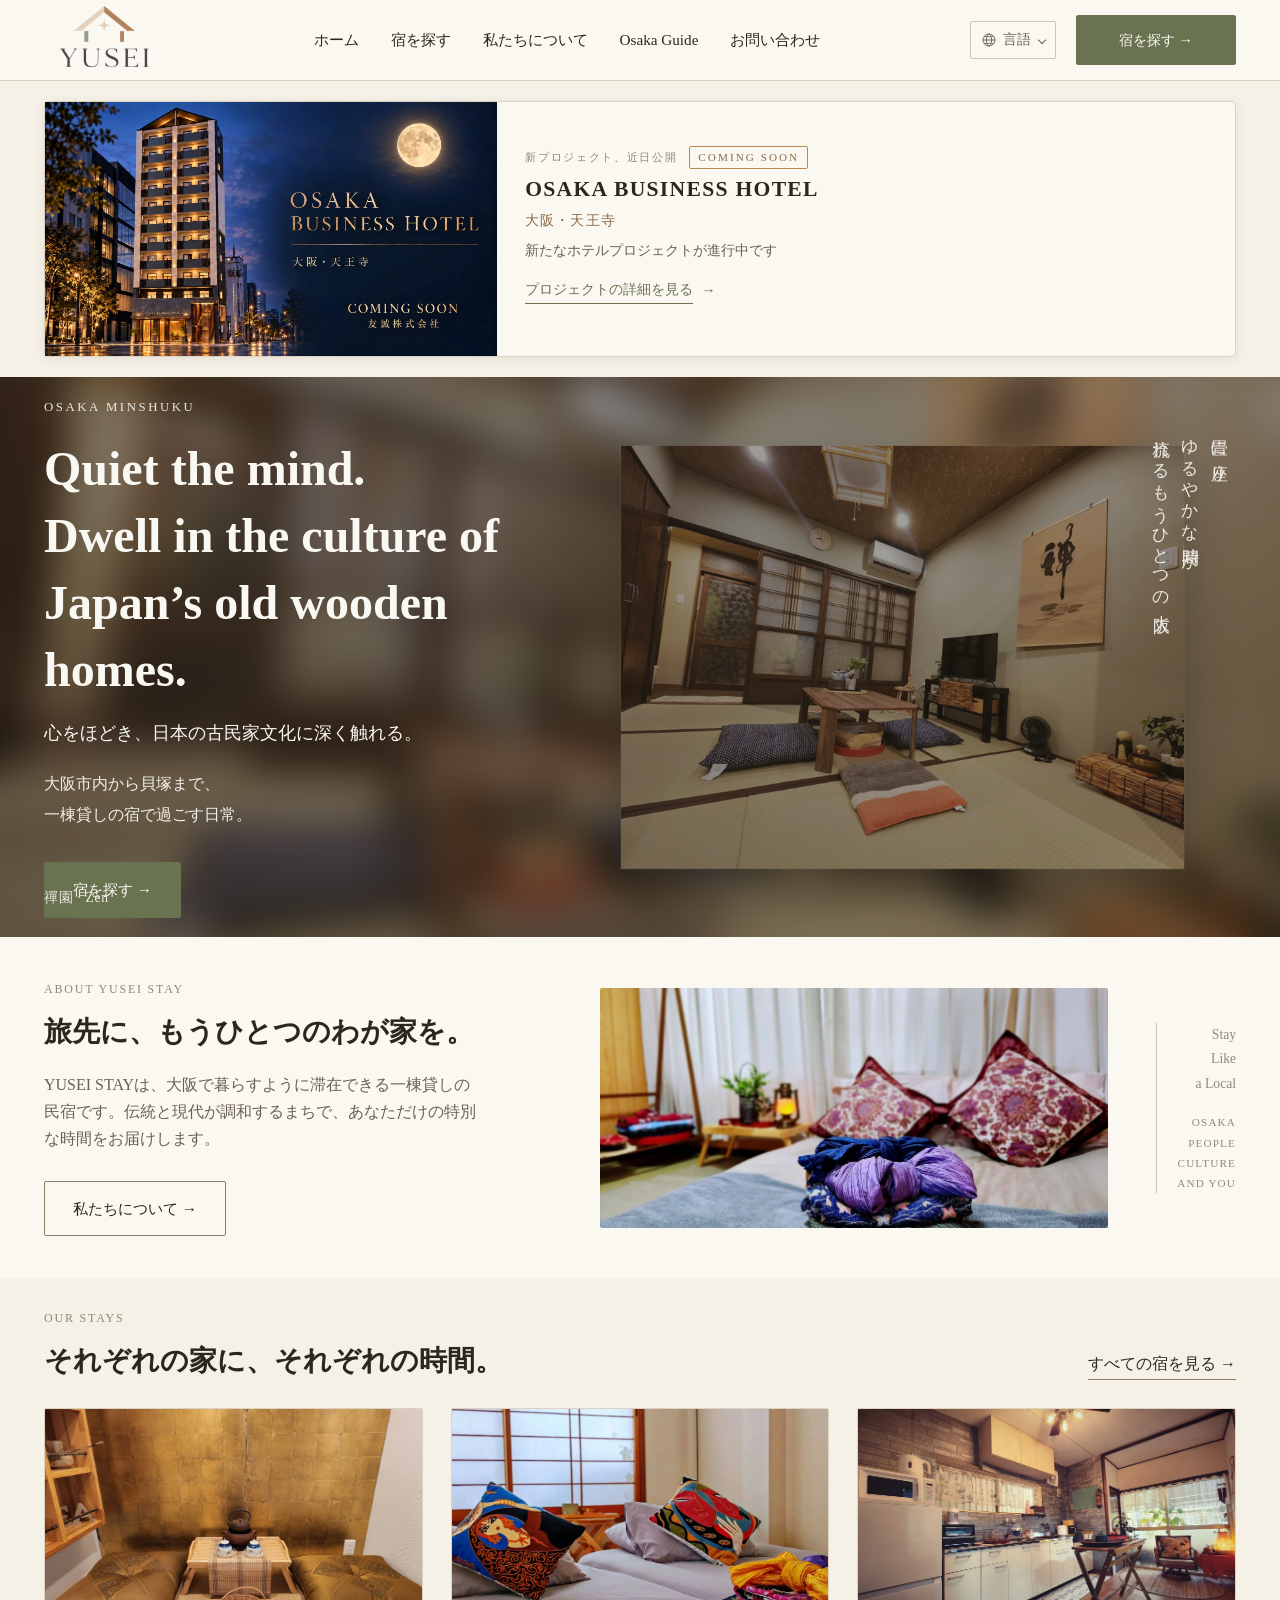
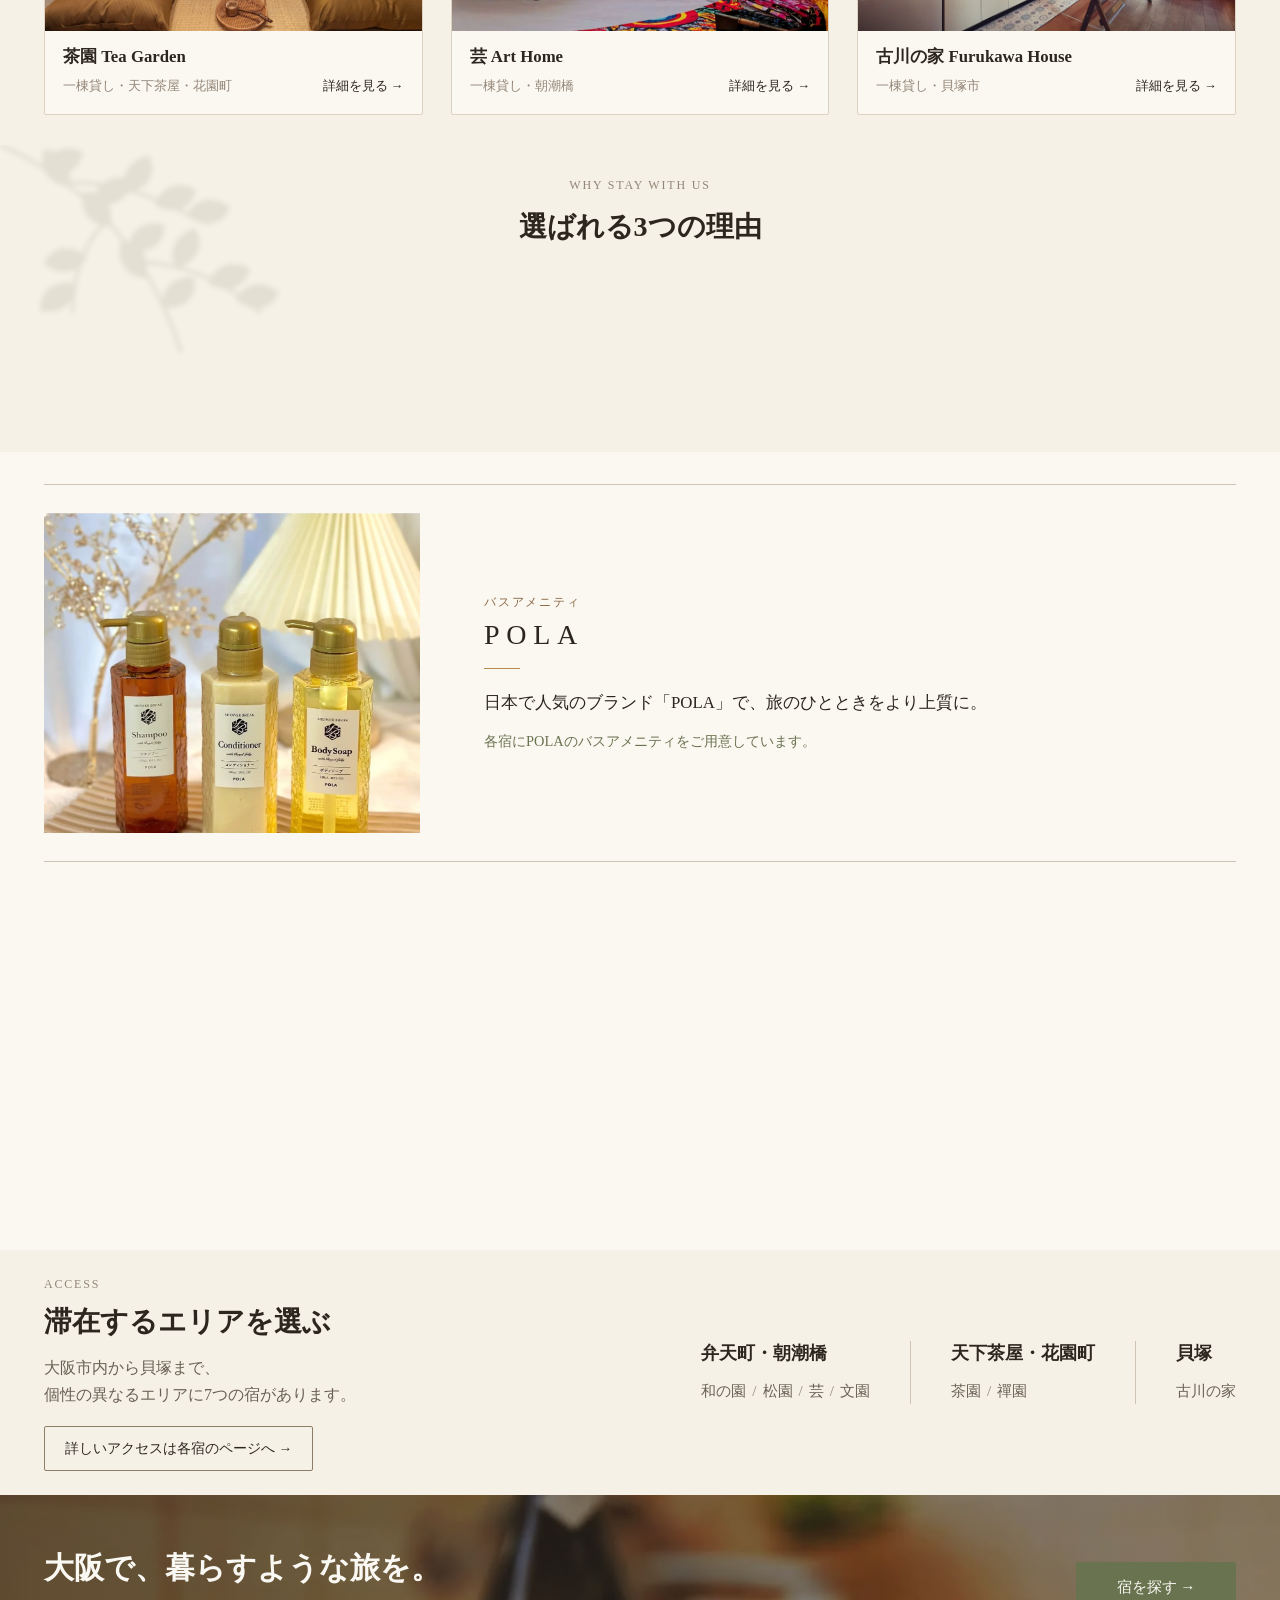
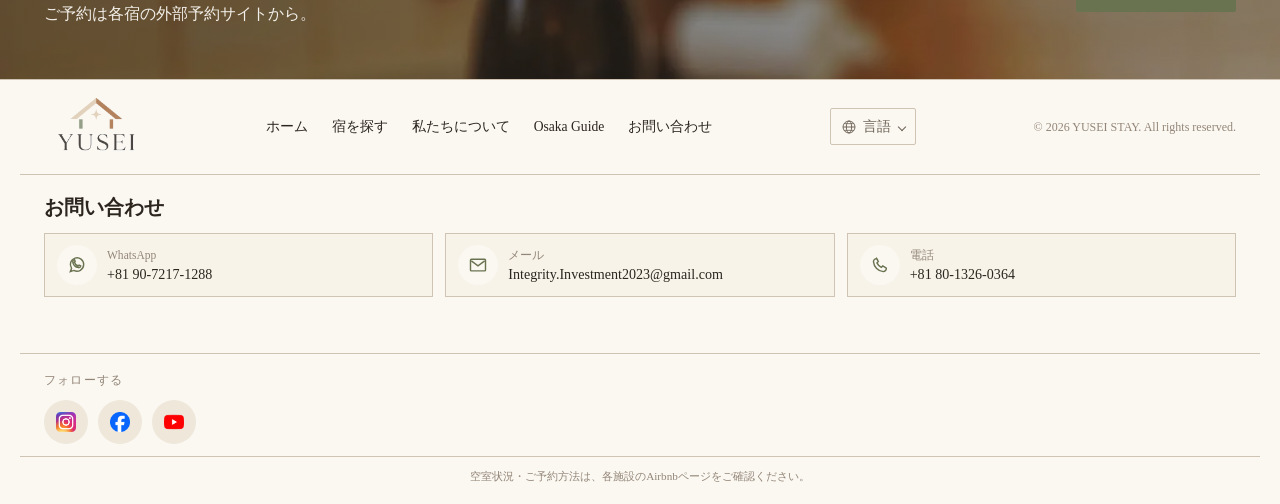
<file: index.html>
<!DOCTYPE html>
<html lang="ja" data-i18n-title="meta.title">
<head>
  <meta charset="UTF-8">
  <meta name="viewport" content="width=device-width, initial-scale=1.0">
  <title>YUSEI STAY | 大阪の一棟貸し民宿</title>
  <meta name="description" data-i18n-content="meta.description" content="YUSEI STAYは、大阪のまちに佇む一棟貸しの民宿です。旅先で、暮らすように過ごす特別な滞在をお届けします。">

  <!-- TODO: favicon -->
  <!-- <link rel="icon" href="assets/logo/favicon.ico"> -->

  <link rel="stylesheet" href="css/reset.css">
  <link rel="stylesheet" href="css/variables.css">
  <link rel="stylesheet" href="css/global.css">
  <link rel="stylesheet" href="css/header.css">
  <link rel="stylesheet" href="css/home.css">
  <link rel="stylesheet" href="css/social.css?v=2">
  <link rel="stylesheet" href="css/motion.css">
  <link rel="stylesheet" href="css/responsive.css">
  <link rel="stylesheet" href="css/project-preview.css">
  <link rel="stylesheet" href="css/pola-amenities.css">
</head>
<body>

  <!-- ============================================
       HEADER / NAVBAR
       Brand (left) / Main Navigation (center) / Utility (right)
       ============================================ -->
  <header class="site-header" id="site-header">
    <div class="site-header__inner container">

      <a href="index.html" class="brand" data-i18n-attr="aria-label:brand.ariaLabel" aria-label="YUSEI STAY ホームへ戻る">
        <img src="assets/logo/yusei-logo.webp" alt="" class="brand__mark">
        <span class="brand__text">
          <span class="brand__name">YUSEI STAY</span>
          <span class="brand__tagline" data-i18n="brand.tagline">暮らすように、泊まる。</span>
        </span>
      </a>

      <nav class="main-nav" data-i18n-attr="aria-label:nav.ariaLabel" aria-label="メインナビゲーション">
        <ul class="main-nav__list">
          <li><a href="index.html" aria-current="page" data-i18n="nav.home">ホーム</a></li>
          <li><a href="stays.html" data-i18n="nav.findStays">宿を探す</a></li>
          <li><a href="about.html" data-i18n="nav.about">私たちについて</a></li>
          <li><a href="tour-guide.html" data-i18n="nav.osakaGuide">Osaka Guide</a></li>
          <li><a href="#footer-contact" data-contact-jump data-i18n="nav.contact">お問い合わせ</a></li>
        </ul>
      </nav>

      <div class="header-utility">
        <div class="lang-switcher" data-lang-switcher>
          <button type="button" class="lang-switcher__trigger" data-lang-trigger aria-expanded="false" data-i18n-attr="aria-label:nav.language.label" aria-label="言語を選択">
            <svg class="lang-switcher__globe" viewBox="0 0 24 24" aria-hidden="true" focusable="false">
              <circle cx="12" cy="12" r="9" fill="none" stroke="currentColor" stroke-width="1.4"></circle>
              <ellipse cx="12" cy="12" rx="4" ry="9" fill="none" stroke="currentColor" stroke-width="1.4"></ellipse>
              <line x1="3" y1="12" x2="21" y2="12" stroke="currentColor" stroke-width="1.4"></line>
              <line x1="4.5" y1="7" x2="19.5" y2="7" stroke="currentColor" stroke-width="1.2"></line>
              <line x1="4.5" y1="17" x2="19.5" y2="17" stroke="currentColor" stroke-width="1.2"></line>
            </svg>
            <span data-i18n="nav.language.generic">言語</span>
          </button>
        </div>

        <a href="stays.html" class="button button--primary" data-i18n="cta.findStays">宿を探す &rarr;</a>

        <button type="button" class="hamburger" id="hamburger-toggle" aria-expanded="false" aria-controls="mobile-menu">
          <span class="visually-hidden" data-i18n="hamburger.open">メニューを開く</span>
          <span class="hamburger__line" aria-hidden="true"></span>
          <span class="hamburger__line" aria-hidden="true"></span>
          <span class="hamburger__line" aria-hidden="true"></span>
        </button>
      </div>

    </div>

    <!-- Mobile menu panel: full nav + CTA, toggled by hamburger -->
    <div class="mobile-menu" id="mobile-menu" hidden>
      <ul class="mobile-menu__list">
        <li><a href="index.html" aria-current="page" data-i18n="nav.home">ホーム</a></li>
        <li><a href="stays.html" data-i18n="nav.findStays">宿を探す</a></li>
        <li><a href="about.html" data-i18n="nav.about">私たちについて</a></li>
        <li><a href="tour-guide.html" data-i18n="nav.osakaGuide">Osaka Guide</a></li>
        <li><a href="#footer-contact" data-contact-jump data-i18n="nav.contact">お問い合わせ</a></li>
      </ul>
      <div class="mobile-menu__language lang-switcher" data-lang-switcher>
        <button type="button" class="lang-switcher__trigger" data-lang-trigger aria-expanded="false" data-i18n-attr="aria-label:nav.language.label" aria-label="言語を選択">
          <svg class="lang-switcher__globe" viewBox="0 0 24 24" aria-hidden="true" focusable="false">
            <circle cx="12" cy="12" r="9" fill="none" stroke="currentColor" stroke-width="1.4"></circle>
            <ellipse cx="12" cy="12" rx="4" ry="9" fill="none" stroke="currentColor" stroke-width="1.4"></ellipse>
            <line x1="3" y1="12" x2="21" y2="12" stroke="currentColor" stroke-width="1.4"></line>
            <line x1="4.5" y1="7" x2="19.5" y2="7" stroke="currentColor" stroke-width="1.2"></line>
            <line x1="4.5" y1="17" x2="19.5" y2="17" stroke="currentColor" stroke-width="1.2"></line>
          </svg>
          <span data-i18n="nav.language.generic">言語</span>
        </button>
      </div>
      <a href="stays.html" class="button button--primary button--block" data-i18n="cta.findStays">宿を探す &rarr;</a>
    </div>
  </header>

  <main>

    <!-- ============================================
         PROJECT PREVIEW (OSAKA BUSINESS HOTEL)
         Compact inline teaser. Both links point at the poster itself;
         js/project-preview.js upgrades them to open the dialog below.
         ============================================ -->
    <section id="project-preview" class="project-preview" aria-labelledby="project-preview-eyebrow project-preview-title">
      <div class="container">
        <div class="project-preview__card">
          <a href="assets/promotions/osaka-business-hotel-tennoji-coming-soon.webp" class="project-preview__media" data-project-preview-open>
            <img src="assets/promotions/osaka-business-hotel-tennoji-coming-soon.webp" width="1672" height="941" loading="eager" decoding="async" data-i18n-attr="alt:projectPreview.imageAlt" alt="大阪・天王寺のホテルプロジェクト予告。夜景の建物と月、OSAKA BUSINESS HOTEL、COMING SOON、友誠株式会社の文字。" class="project-preview__image">
          </a>
          <div class="project-preview__body">
            <p class="project-preview__meta">
              <span id="project-preview-eyebrow" data-i18n="projectPreview.eyebrow">新プロジェクト、近日公開</span>
              <span class="project-preview__status" lang="en">COMING SOON</span>
            </p>
            <h2 id="project-preview-title" class="project-preview__title" lang="en">OSAKA BUSINESS HOTEL</h2>
            <p class="project-preview__location" data-i18n="projectPreview.location">大阪・天王寺</p>
            <p class="project-preview__description" data-i18n="projectPreview.description">新たなホテルプロジェクトが進行中です</p>
            <a href="assets/promotions/osaka-business-hotel-tennoji-coming-soon.webp" class="project-preview__action" data-project-preview-open>
              <span class="project-preview__action-label" data-i18n="projectPreview.action">プロジェクトの詳細を見る</span>
              <span class="project-preview__arrow" aria-hidden="true">&rarr;</span>
            </a>
          </div>
        </div>
      </div>
    </section>

    <!-- ============================================
         HERO
         ============================================ -->
    <section id="hero" class="hero">
      <div class="hero__media">
        <img src="assets/hero/cover_1.webp" data-i18n-attr="alt:hero.imageAlt" alt="YUSEI STAYの民宿の実際の写真" class="hero__image">
        <div class="hero__overlay" aria-hidden="true"></div>
      </div>

      <div class="hero__container container">
        <div class="hero__content">
          <p class="hero__eyebrow">OSAKA MINSHUKU</p>
          <h1 class="hero__heading">
            Quiet the mind.<br>
            Dwell in the culture of<br>
            Japan’s old wooden homes.
          </h1>
          <p class="hero__subheading" data-i18n="hero.subheading">旅先で、暮らすように泊まる。</p>
          <p class="hero__description">
            <span data-i18n="hero.description.line1">大阪市内から貝塚まで、</span><br>
            <span data-i18n="hero.description.line2">一棟貸しの宿で過ごす日常。</span>
          </p>
          <a href="stays.html" class="button button--primary" data-i18n="cta.findStays">宿を探す &rarr;</a>
        </div>
      </div>

      <p class="hero__vertical-copy" aria-hidden="true">
        <span data-i18n="hero.vertical.line1">畳に座り、</span><br><span data-i18n="hero.vertical.line2">ゆるやかな時間が</span><br><span data-i18n="hero.vertical.line3">流れるもうひとつの大阪</span>
      </p>

      <p class="hero__caption">禪園 · Zen</p>
    </section>

    <!-- ============================================
         ABOUT YUSEI STAY / BRAND STORY
         ============================================ -->
    <section id="about" class="about">
      <div class="about__inner container" data-reveal>
        <div class="about__content">
          <p class="section-eyebrow">ABOUT YUSEI STAY</p>
          <h2 class="section-heading" data-i18n="about.heading">旅先に、もうひとつのわが家を。</h2>
          <p class="about__description" data-i18n="about.description">
            YUSEI STAYは、大阪で暮らすように滞在できる一棟貸しの民宿です。
            伝統と現代が調和するまちで、あなただけの特別な時間をお届けします。
          </p>
          <a href="about.html" class="button button--outline" data-i18n="about.cta">私たちについて &rarr;</a>
        </div>

        <div class="about__media">
          <img src="assets/properties/stay-07_Harmony Garden/room_picture_1.webp" data-i18n-attr="alt:about.imageAlt" alt="和の園（Harmony Garden）の室内" class="about__image">
        </div>

        <div class="about__editorial" aria-hidden="true">
          <p>Stay<br>Like<br>a Local</p>
          <p class="about__editorial-sub">OSAKA<br>PEOPLE<br>CULTURE<br>AND YOU</p>
        </div>
      </div>
    </section>

    <!-- ============================================
         OUR STAYS
         ============================================ -->
    <section id="stays" class="stays">
      <div class="stays__inner container" data-reveal>
        <div class="stays__header">
          <div>
            <p class="section-eyebrow">OUR STAYS</p>
            <h2 class="section-heading" data-i18n="stays.heading">それぞれの家に、それぞれの時間。</h2>
          </div>
          <a href="stays.html" class="link-arrow" data-i18n="cta.viewAllStays">すべての宿を見る &rarr;</a>
        </div>

        <ul class="stay-card-grid">

          <!-- Stay Card 01: 茶園 Tea Garden -->
          <li class="stay-card">
            <a href="stays/tea-garden.html" class="stay-card__link">
              <div class="stay-card__image-wrap">
                <img src="assets/properties/stay-01_Tea Garden/room_picture_3.webp" data-i18n-attr="alt:stayCard.tea.imageAlt" alt="茶園 Tea Gardenの客室" class="stay-card__image">
              </div>
              <div class="stay-card__body">
                <h3 class="stay-card__name">茶園 Tea Garden</h3>
                <div class="stay-card__bottom">
                  <span class="stay-card__location" data-i18n="stayCard.tea.location">一棟貸し・天下茶屋・花園町</span>
                  <span class="stay-card__arrow" data-i18n="cta.viewDetails">詳細を見る &rarr;</span>
                </div>
              </div>
            </a>
          </li>

          <!-- Stay Card 02: 芸 Art Home -->
          <li class="stay-card">
            <a href="stays/art-home.html" class="stay-card__link">
              <div class="stay-card__image-wrap">
                <img src="assets/properties/stay-03_Art Home/room_picture_5.webp" data-i18n-attr="alt:stayCard.art.imageAlt" alt="芸 Art Homeの客室" class="stay-card__image">
              </div>
              <div class="stay-card__body">
                <h3 class="stay-card__name">芸 Art Home</h3>
                <div class="stay-card__bottom">
                  <span class="stay-card__location" data-i18n="stayCard.art.location">一棟貸し・朝潮橋</span>
                  <span class="stay-card__arrow" data-i18n="cta.viewDetails">詳細を見る &rarr;</span>
                </div>
              </div>
            </a>
          </li>

          <!-- Stay Card 03: 古川の家 Furukawa House -->
          <li class="stay-card">
            <a href="stays/furukawa-house.html" class="stay-card__link">
              <div class="stay-card__image-wrap">
                <img src="assets/properties/stay-06_Furukawa House/room_picture_8.webp" data-i18n-attr="alt:stayCard.furukawa.imageAlt" alt="古川の家 Furukawa Houseの客室" class="stay-card__image">
              </div>
              <div class="stay-card__body">
                <h3 class="stay-card__name">古川の家 Furukawa House</h3>
                <div class="stay-card__bottom">
                  <span class="stay-card__location" data-i18n="stayCard.furukawa.location">一棟貸し・貝塚市</span>
                  <span class="stay-card__arrow" data-i18n="cta.viewDetails">詳細を見る &rarr;</span>
                </div>
              </div>
            </a>
          </li>

        </ul>
      </div>
    </section>

    <!-- ============================================
         WHY STAY WITH US
         ============================================ -->
    <section id="features" class="features">
      <div class="features__inner container">
        <p class="section-eyebrow section-eyebrow--center">WHY STAY WITH US</p>
        <h2 class="section-heading section-heading--center" data-i18n="features.heading">選ばれる3つの理由</h2>

        <ul class="feature-list" data-reveal>
          <li class="feature-item">
            <span class="feature-item__icon" aria-hidden="true"><img src="assets/icon/house.webp" alt=""></span>
            <h3 class="feature-item__title" data-i18n="features.item1.title">一棟貸しの安心感</h3>
            <p class="feature-item__description" data-i18n="features.item1.description">他のゲストを気にせず、家族や仲間だけで過ごせるプライベートな空間。</p>
          </li>
          <li class="feature-item">
            <span class="feature-item__icon" aria-hidden="true"><img src="assets/icon/loaction.webp" alt=""></span>
            <h3 class="feature-item__title" data-i18n="features.item2.title">便利なロケーション</h3>
            <p class="feature-item__description" data-i18n="features.item2.description">主要観光地へのアクセスが良く、大阪を思う存分楽しめます。</p>
          </li>
          <li class="feature-item">
            <span class="feature-item__icon" aria-hidden="true"><img src="assets/icon/Cook.webp" alt=""></span>
            <h3 class="feature-item__title" data-i18n="features.item3.title">快適な暮らし</h3>
            <p class="feature-item__description" data-i18n="features.item3.description">旅に必要な設備が整い、長期滞在でも快適に過ごせます。</p>
          </li>
        </ul>
      </div>
    </section>

    <!-- ============================================
         BATH AMENITIES (POLA)
         Static photo + copy; the frame in css/pola-amenities.css
         clips the screenshot's app chrome without altering the file.
         ============================================ -->
    <section id="amenities" class="pola-amenities" aria-labelledby="pola-amenities-title">
      <div class="container">
        <div class="pola-amenities__layout">
          <div class="pola-amenities__frame">
            <img src="assets/amenities/pola-shower-break-products.webp" width="1080" height="1123" loading="lazy" decoding="async" data-i18n-attr="alt:pola.imageAlt" alt="POLAのシャンプー、コンディショナー、ボディソープ" class="pola-amenities__image">
          </div>
          <div class="pola-amenities__body">
            <p class="pola-amenities__eyebrow" data-i18n="pola.eyebrow">バスアメニティ</p>
            <h2 id="pola-amenities-title" class="pola-amenities__brand">POLA</h2>
            <p class="pola-amenities__message" data-i18n="pola.message">日本で人気のブランド「POLA」で、旅のひとときをより上質に。</p>
            <p class="pola-amenities__availability" data-i18n="pola.availability">各宿にPOLAのバスアメニティをご用意しています。</p>
          </div>
        </div>
      </div>
    </section>

    <!-- ============================================
         OSAKA EXPERIENCE
         ============================================ -->
    <section id="experience" class="experience">
      <div class="experience__inner container" data-reveal>
        <div class="experience__media">
          <!-- Illustrative Osaka streetscape (Shinsekai) — actual mockup source photo not supplied -->
          <img src="assets/osaka/streetscape_1.webp" data-i18n-attr="alt:experience.image1Alt" alt="夜の新世界、通天閣を望む商店街のイメージ写真" class="experience__image">
          <p class="experience__media-caption">More Than a Trip</p>
        </div>

        <div class="experience__content">
          <p class="section-eyebrow">OSAKA EXPERIENCE</p>
          <h2 class="section-heading"><span data-i18n="experience.heading.line1">暮らすように旅をする、</span><br><span data-i18n="experience.heading.line2">大阪のまちで。</span></h2>
          <p class="experience__description" data-i18n="experience.description">
            美味しい食、あたたかい人々、どこか懐かしくて新しい街並み。
            YUSEI STAYで、観光だけでは出会えない大阪の日常を体験してみませんか。
          </p>
          <a href="tour-guide.html" class="link-arrow" data-i18n="experience.cta">大阪の楽しみ方を見る &rarr;</a>
        </div>

        <div class="experience__side-stack">
          <!-- Illustrative Osaka photos — actual mockup source photos not supplied -->
          <img src="assets/osaka/shisaibashi.webp" data-i18n-attr="alt:experience.image2Alt" alt="道頓堀の看板が並ぶ夜の商店街のイメージ写真" class="experience__side-image">
          <img src="assets/osaka/osaka.webp" data-i18n-attr="alt:experience.image3Alt" alt="桜と大阪城の夜景のイメージ写真" class="experience__side-image">
          <p class="experience__keywords" aria-hidden="true">
            GOOD FOOD<br>GOOD PEOPLE<br>A BRIGHTER OSAKA
          </p>
        </div>
      </div>
    </section>

    <!-- ============================================
         ACCESS
         ============================================ -->
    <section id="access" class="access">
      <div class="access__inner container" data-reveal>
        <div class="access__content">
          <p class="section-eyebrow">ACCESS</p>
          <h2 class="section-heading" data-i18n="access.heading">滞在するエリアを選ぶ</h2>
          <p class="access__description">
            <span data-i18n="access.description.line1">大阪市内から貝塚まで、</span><br>
            <span data-i18n="access.description.line2">個性の異なるエリアに7つの宿があります。</span>
          </p>
          <a href="stays.html" class="button button--outline" data-i18n="cta.accessDetails">詳しいアクセスは各宿のページへ &rarr;</a>
        </div>

        <ul class="access__areas">
          <li class="access__area">
            <h3 class="access__area-name" data-i18n="access.area1">弁天町・朝潮橋</h3>
            <ul class="access__area-stays">
              <li><a href="stays/harmony-garden.html">和の園</a></li>
              <li><a href="stays/pine-garden.html">松園</a></li>
              <li><a href="stays/art-home.html">芸</a></li>
              <li><a href="stays/literature-garden.html">文園</a></li>
            </ul>
          </li>
          <li class="access__area">
            <h3 class="access__area-name" data-i18n="access.area2">天下茶屋・花園町</h3>
            <ul class="access__area-stays">
              <li><a href="stays/tea-garden.html">茶園</a></li>
              <li><a href="stays/zen-garden.html">禪園</a></li>
            </ul>
          </li>
          <li class="access__area">
            <h3 class="access__area-name" data-i18n="access.area3">貝塚</h3>
            <ul class="access__area-stays">
              <li><a href="stays/furukawa-house.html">古川の家</a></li>
            </ul>
          </li>
        </ul>
      </div>
    </section>

    <!-- ============================================
         FINAL CTA / BOOKING BANNER
         ============================================ -->
    <section id="booking-cta" class="booking-cta">
      <div class="booking-cta__media">
        <img src="assets/backgrounds/cta-garden.webp" data-i18n-attr="alt:bookingCta.imageAlt" alt="茶園の茶器と鉄瓶" class="booking-cta__image">
        <div class="booking-cta__overlay" aria-hidden="true"></div>
      </div>
      <div class="booking-cta__inner container" data-reveal>
        <div class="booking-cta__text">
          <h2 class="booking-cta__heading" data-i18n="bookingCta.heading">大阪で、暮らすような旅を。</h2>
          <p class="booking-cta__description" data-i18n="bookingCta.description">ご予約は各宿の外部予約サイトから。</p>
        </div>
        <a href="stays.html" class="button button--primary booking-cta__button" data-i18n="cta.findStays">宿を探す &rarr;</a>
      </div>
    </section>

  </main>

  <!-- ============================================
       FOOTER
       ============================================ -->
  <footer class="site-footer">
    <div class="site-footer__inner container">

      <a href="index.html" class="site-footer__brand" data-i18n-attr="aria-label:brand.ariaLabel" aria-label="YUSEI STAY ホームへ戻る">
        <img src="assets/logo/yusei-logo.webp" alt="" class="brand__mark">
        <div>
          <p class="site-footer__brand-name">YUSEI STAY</p>
          <p class="site-footer__brand-tagline" data-i18n="brand.tagline">暮らすように、泊まる。</p>
        </div>
      </a>

      <nav class="site-footer__links" data-i18n-attr="aria-label:footer.navAriaLabel" aria-label="フッターナビゲーション">
        <ul>
          <li><a href="index.html" data-i18n="nav.home">ホーム</a></li>
          <li><a href="stays.html" data-i18n="nav.findStays">宿を探す</a></li>
          <li><a href="about.html" data-i18n="nav.about">私たちについて</a></li>
          <li><a href="tour-guide.html" data-i18n="nav.osakaGuide">Osaka Guide</a></li>
          <li><a href="#footer-contact" data-contact-jump data-i18n="nav.contact">お問い合わせ</a></li>
        </ul>
      </nav>

      <div class="site-footer__language lang-switcher" data-lang-switcher>
        <button type="button" class="lang-switcher__trigger" data-lang-trigger aria-expanded="false" data-i18n-attr="aria-label:nav.language.label" aria-label="言語を選択">
          <svg class="lang-switcher__globe" viewBox="0 0 24 24" aria-hidden="true" focusable="false">
            <circle cx="12" cy="12" r="9" fill="none" stroke="currentColor" stroke-width="1.4"></circle>
            <ellipse cx="12" cy="12" rx="4" ry="9" fill="none" stroke="currentColor" stroke-width="1.4"></ellipse>
            <line x1="3" y1="12" x2="21" y2="12" stroke="currentColor" stroke-width="1.4"></line>
            <line x1="4.5" y1="7" x2="19.5" y2="7" stroke="currentColor" stroke-width="1.2"></line>
            <line x1="4.5" y1="17" x2="19.5" y2="17" stroke="currentColor" stroke-width="1.2"></line>
          </svg>
          <span data-i18n="nav.language.generic">言語</span>
        </button>
      </div>

      <p class="site-footer__copyright">&copy; 2026 YUSEI STAY. All rights reserved.</p>
    </div>

    <section class="site-footer__contact container" id="footer-contact" aria-labelledby="footer-contact-title">
      <h2 class="site-footer__contact-title" id="footer-contact-title" data-i18n="footer.contact">お問い合わせ</h2>
      <ul class="contact-links">
        <li>
          <a class="contact-link" data-contact-channel="whatsapp">
            <span class="contact-link__icon" aria-hidden="true"><svg viewBox="0 0 24 24" fill="none" stroke="currentColor" stroke-width="1.7"><path d="M20 11.5a8 8 0 0 1-11.8 7L4 20l1.5-4A8 8 0 1 1 20 11.5Z"/><path d="M9 8.5c.5 2.2 2.2 3.9 4.5 4.7l1-1 2 .8c-.2 1.3-1.2 2.2-2.5 2.2-3.8-.5-6.7-3.4-7.2-7.2 0-1.3.9-2.3 2.2-2.5l.8 2-1 .9Z"/></svg></span>
            <span class="contact-link__copy"><span class="contact-link__label" data-i18n="footer.contact.whatsapp">WhatsApp</span><span class="contact-link__value" data-i18n="footer.contact.pending">準備中</span></span>
          </a>
        </li>
        <li>
          <a class="contact-link" data-contact-channel="email">
            <span class="contact-link__icon" aria-hidden="true"><svg viewBox="0 0 24 24" fill="none" stroke="currentColor" stroke-width="1.7"><rect x="3" y="5" width="18" height="14" rx="1"/><path d="m4 7 8 6 8-6"/></svg></span>
            <span class="contact-link__copy"><span class="contact-link__label" data-i18n="footer.contact.email">メール</span><span class="contact-link__value" data-i18n="footer.contact.pending">準備中</span></span>
          </a>
        </li>
        <li>
          <a class="contact-link" data-contact-channel="phone">
            <span class="contact-link__icon" aria-hidden="true"><svg viewBox="0 0 24 24" fill="none" stroke="currentColor" stroke-width="1.7"><path d="M7.2 3.5 10 7.7 8.3 9.5c1.1 2.4 2.9 4.2 5.3 5.3l1.8-1.7 4.2 2.8c.1 2-1.4 4-3.6 4-6.4-.7-11.2-5.5-11.9-11.9 0-2.1 2-3.7 4-3.6Z"/></svg></span>
            <span class="contact-link__copy"><span class="contact-link__label" data-i18n="footer.contact.phone">電話</span><span class="contact-link__value" data-i18n="footer.contact.pending">準備中</span></span>
          </a>
        </li>
      </ul>
    </section>
    <div class="site-footer__social container">
      <p class="site-footer__social-label" data-i18n="footer.followUs">フォローする</p>
      <ul class="social-icons">
        <li>
          <span class="social-icon" data-social="instagram">
            <img src="assets/icon/Instagram_1.webp" alt="" class="social-icon__img" aria-hidden="true">
            <span class="visually-hidden">Instagram</span>
          </span>
        </li>
        <li>
          <span class="social-icon" data-social="facebook">
            <img src="assets/icon/Facebook_1.webp" alt="" class="social-icon__img" aria-hidden="true">
            <span class="visually-hidden">Facebook</span>
          </span>
        </li>
        <li>
          <span class="social-icon" data-social="youtube">
            <img src="assets/icon/Youtube_1.webp" alt="" class="social-icon__img" aria-hidden="true">
            <span class="visually-hidden">YouTube</span>
          </span>
        </li>
      </ul>
    </div>

    <p class="site-footer__note container" data-i18n="footer.note">空室状況・ご予約方法は、各施設のAirbnbページをご確認ください。</p>
  </footer>

  <dialog id="info-dialog" aria-labelledby="info-dialog-title">
    <button type="button" id="info-dialog-close" class="info-dialog__close" data-i18n-attr="aria-label:dialog.close" aria-label="閉じる">&times;</button>
    <h2 id="info-dialog-title"></h2>
    <div id="info-dialog-body"></div>
  </dialog>

  <dialog id="project-preview-dialog" class="project-preview-dialog" aria-labelledby="project-preview-dialog-title" aria-describedby="project-preview-dialog-note">
    <div class="project-preview-dialog__header">
      <h2 id="project-preview-dialog-title" class="project-preview-dialog__title" lang="en">OSAKA BUSINESS HOTEL</h2>
      <button type="button" class="project-preview-dialog__close" data-project-preview-close data-i18n-attr="aria-label:dialog.close" aria-label="閉じる">&times;</button>
    </div>
    <figure class="project-preview-dialog__figure">
      <img src="assets/promotions/osaka-business-hotel-tennoji-coming-soon.webp" width="1672" height="941" loading="eager" decoding="async" data-i18n-attr="alt:projectPreview.imageAlt" alt="大阪・天王寺のホテルプロジェクト予告。夜景の建物と月、OSAKA BUSINESS HOTEL、COMING SOON、友誠株式会社の文字。" class="project-preview-dialog__image">
      <figcaption id="project-preview-dialog-note" class="project-preview-dialog__note" data-i18n="projectPreview.note">計画イメージです。詳細は今後お知らせします。</figcaption>
    </figure>
  </dialog>

  <script src="js/i18n.js?v=20261028"></script>
  <script src="js/language-switcher.js"></script>
  <script src="js/navigation.js"></script>
  <script src="js/contact-config.js?v=2"></script>
  <script src="js/contact-links.js?v=2"></script>
  <script src="js/social-config.js"></script>
  <script src="js/social-links.js"></script>
  <script src="js/animations.js"></script>
  <script src="js/main.js"></script>
  <script src="js/project-preview.js"></script>
</body>
</html>
</file>
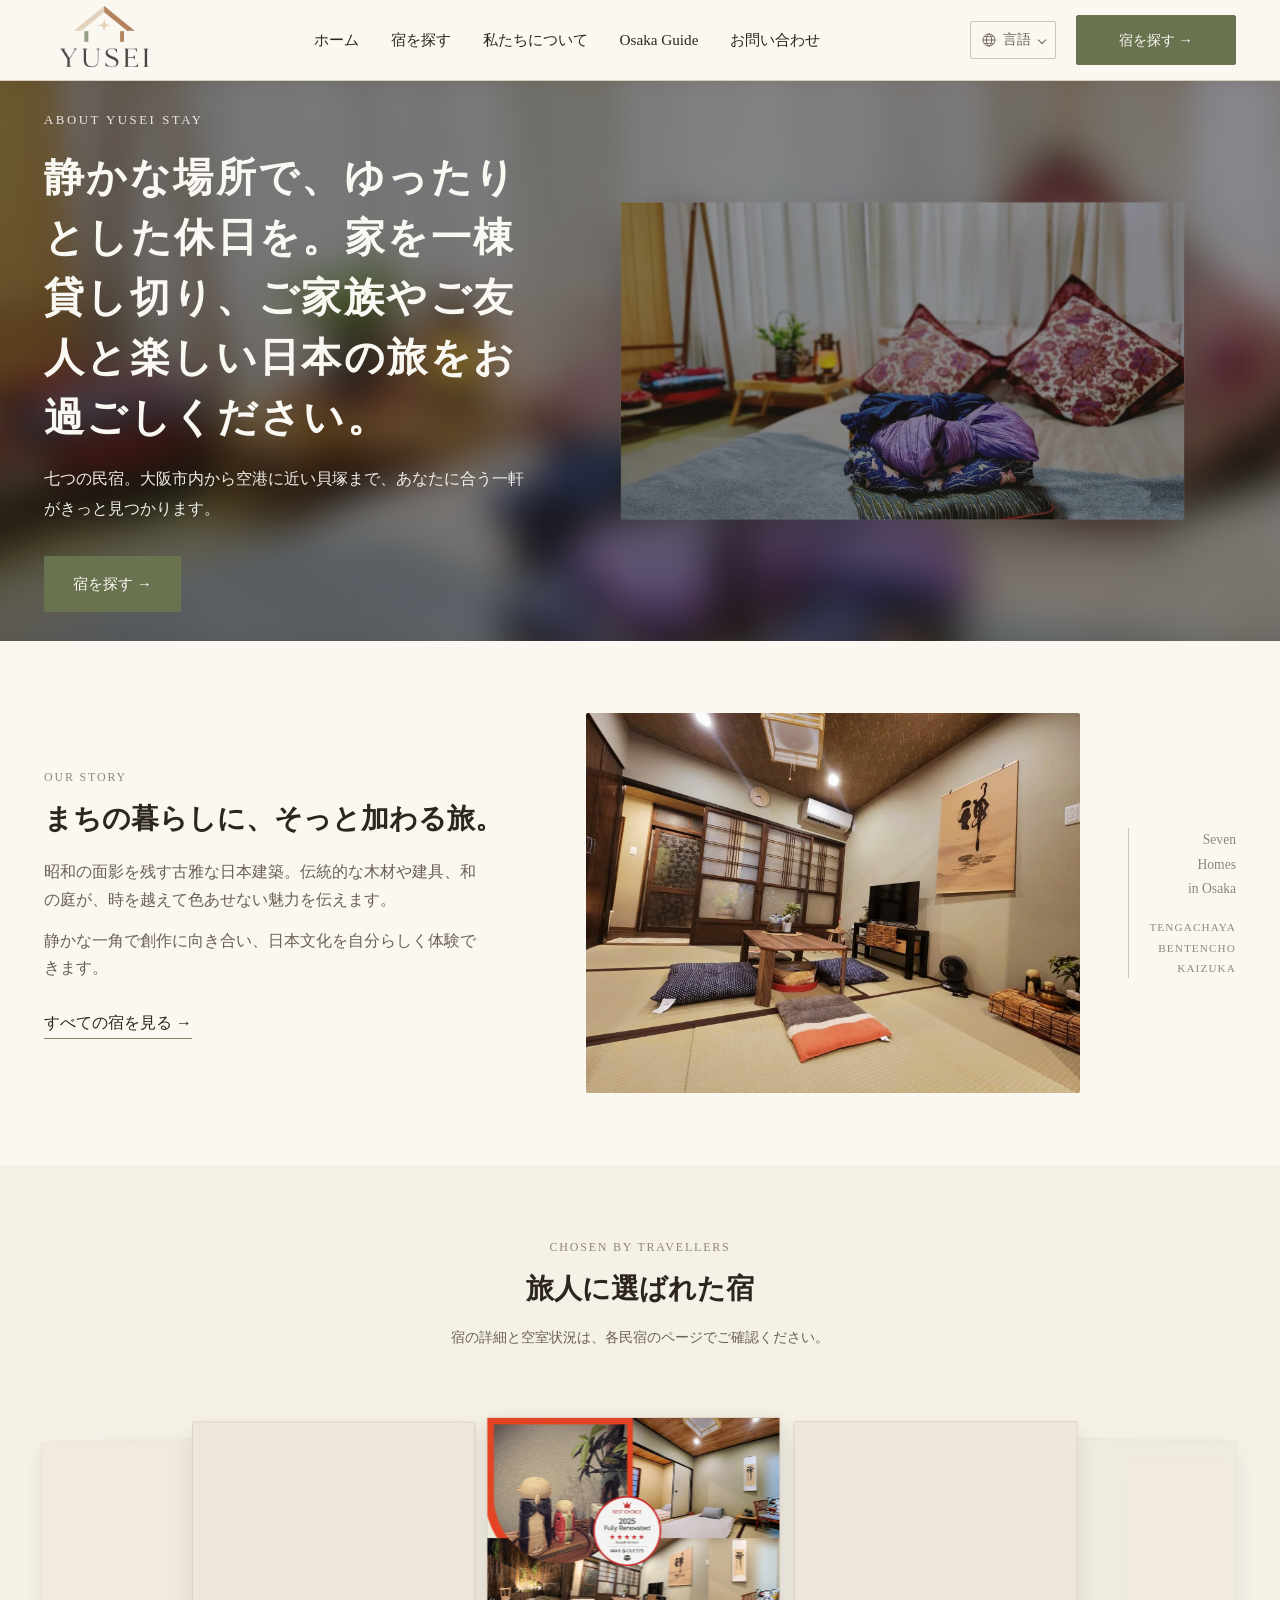
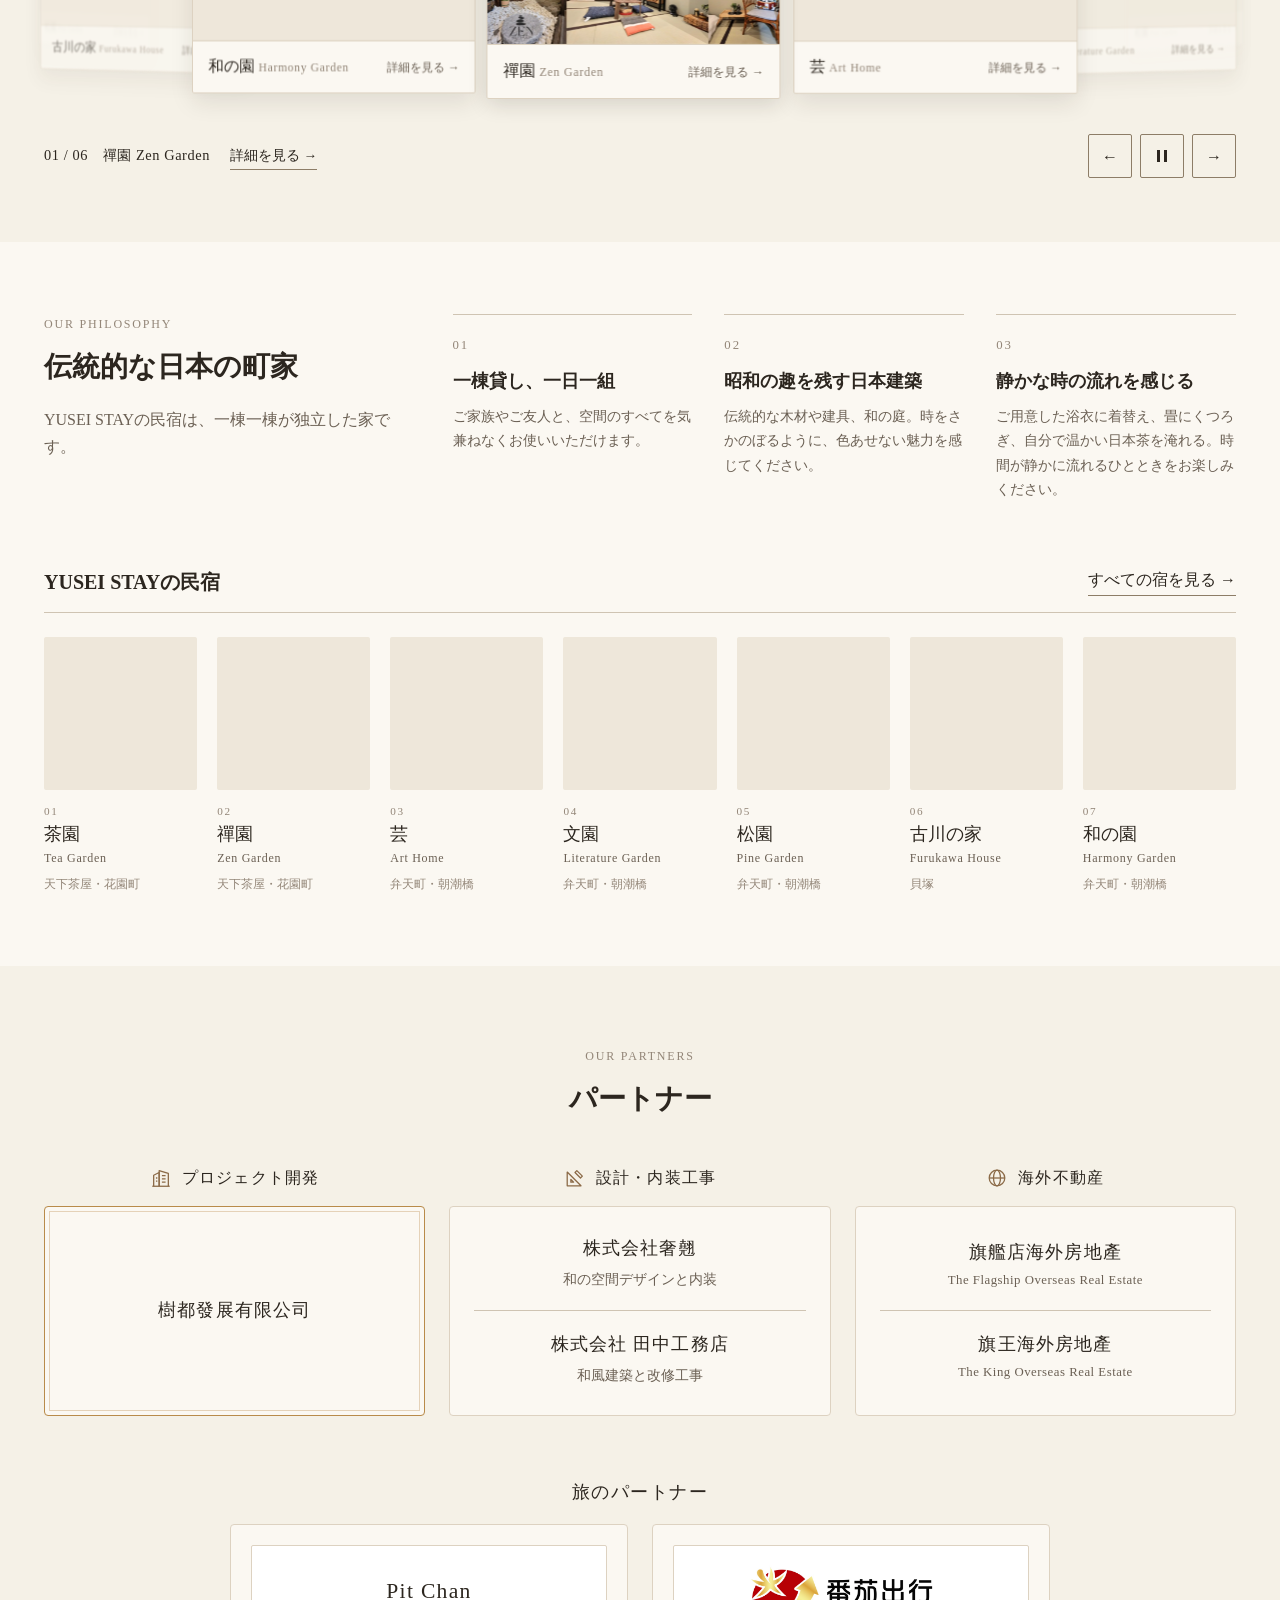
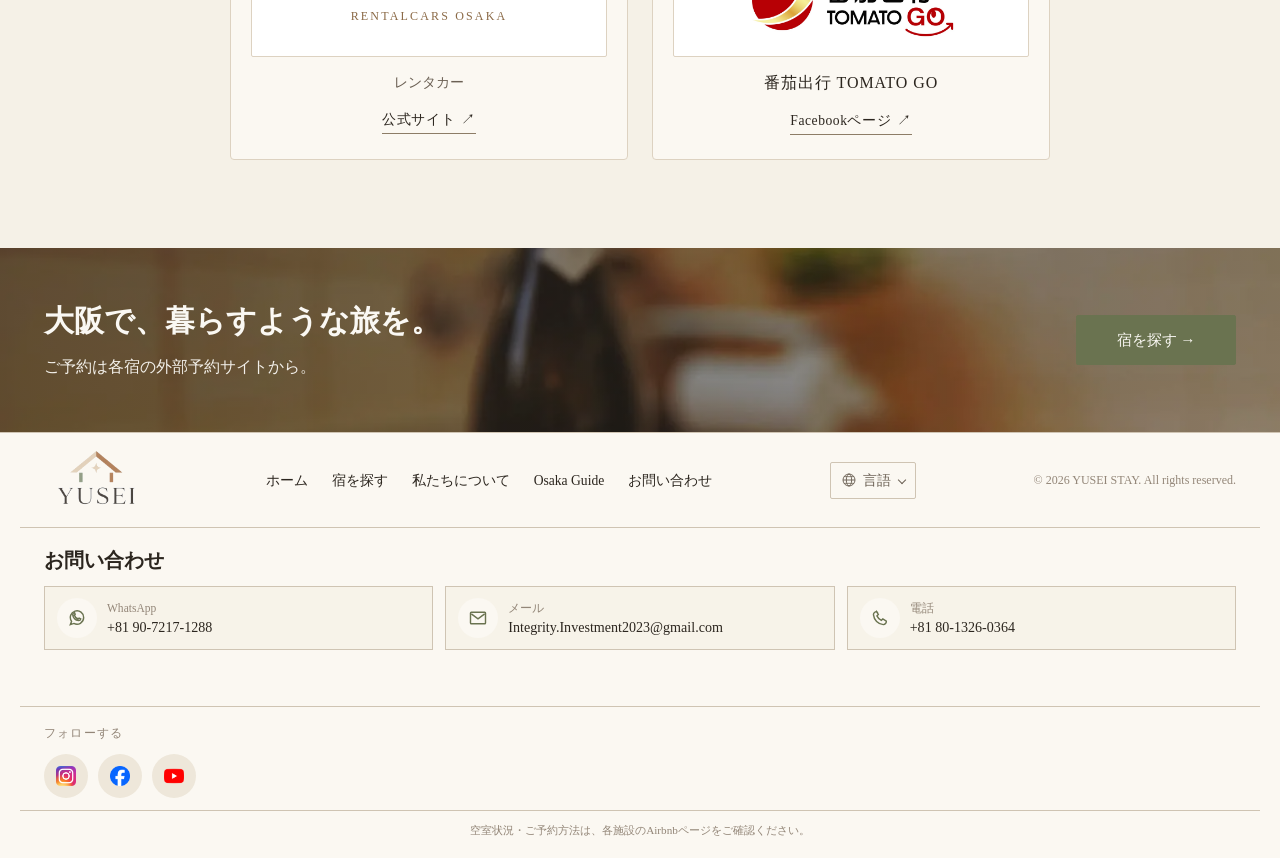
<file: about.html>
<!DOCTYPE html>
<html lang="ja" data-i18n-title="aboutPage.metaTitle">
<head>
  <meta charset="UTF-8">
  <meta name="viewport" content="width=device-width, initial-scale=1.0">
  <title>私たちについて | YUSEI STAY</title>
  <meta name="description" data-i18n-content="aboutPage.metaDescription" content="YUSEI STAYは、大阪市内から貝塚まで、個性の異なる七つの一棟貸しの宿を運営しています。大阪で、暮らすように泊まる旅のご案内。">

  <link rel="stylesheet" href="css/reset.css">
  <link rel="stylesheet" href="css/variables.css">
  <link rel="stylesheet" href="css/global.css">
  <link rel="stylesheet" href="css/header.css">
  <link rel="stylesheet" href="css/home.css">
  <link rel="stylesheet" href="css/social.css?v=2">
  <link rel="stylesheet" href="css/motion.css">
  <link rel="stylesheet" href="css/responsive.css">
  <link rel="stylesheet" href="css/about.css">
  <link rel="stylesheet" href="css/partners.css?v=2">
</head>
<body class="page-about">

  <!-- ============================================
       HEADER / NAVBAR (same markup as index.html)
       ============================================ -->
  <header class="site-header" id="site-header">
    <div class="site-header__inner container">

      <a href="index.html" class="brand" data-i18n-attr="aria-label:brand.ariaLabel" aria-label="YUSEI STAY ホームへ戻る">
        <img src="assets/logo/yusei-logo.webp" alt="" class="brand__mark">
        <span class="brand__text">
          <span class="brand__name">YUSEI STAY</span>
          <span class="brand__tagline" data-i18n="brand.tagline">暮らすように、泊まる。</span>
        </span>
      </a>

      <nav class="main-nav" data-i18n-attr="aria-label:nav.ariaLabel" aria-label="メインナビゲーション">
        <ul class="main-nav__list">
          <li><a href="index.html" data-i18n="nav.home">ホーム</a></li>
          <li><a href="stays.html" data-i18n="nav.findStays">宿を探す</a></li>
          <li><a href="about.html" aria-current="page" data-i18n="nav.about">私たちについて</a></li>
          <li><a href="tour-guide.html" data-i18n="nav.osakaGuide">Osaka Guide</a></li>
          <li><a href="#footer-contact" data-contact-jump data-i18n="nav.contact">お問い合わせ</a></li>
        </ul>
      </nav>

      <div class="header-utility">
        <div class="lang-switcher" data-lang-switcher>
          <button type="button" class="lang-switcher__trigger" data-lang-trigger aria-expanded="false" data-i18n-attr="aria-label:nav.language.label" aria-label="言語を選択">
            <svg class="lang-switcher__globe" viewBox="0 0 24 24" aria-hidden="true" focusable="false">
              <circle cx="12" cy="12" r="9" fill="none" stroke="currentColor" stroke-width="1.4"></circle>
              <ellipse cx="12" cy="12" rx="4" ry="9" fill="none" stroke="currentColor" stroke-width="1.4"></ellipse>
              <line x1="3" y1="12" x2="21" y2="12" stroke="currentColor" stroke-width="1.4"></line>
              <line x1="4.5" y1="7" x2="19.5" y2="7" stroke="currentColor" stroke-width="1.2"></line>
              <line x1="4.5" y1="17" x2="19.5" y2="17" stroke="currentColor" stroke-width="1.2"></line>
            </svg>
            <span data-i18n="nav.language.generic">言語</span>
          </button>
        </div>

        <a href="stays.html" class="button button--primary" data-i18n="cta.findStays">宿を探す &rarr;</a>

        <button type="button" class="hamburger" id="hamburger-toggle" aria-expanded="false" aria-controls="mobile-menu">
          <span class="visually-hidden" data-i18n="hamburger.open">メニューを開く</span>
          <span class="hamburger__line" aria-hidden="true"></span>
          <span class="hamburger__line" aria-hidden="true"></span>
          <span class="hamburger__line" aria-hidden="true"></span>
        </button>
      </div>

    </div>

    <!-- Mobile menu panel: full nav + CTA, toggled by hamburger -->
    <div class="mobile-menu" id="mobile-menu" hidden>
      <ul class="mobile-menu__list">
        <li><a href="index.html" data-i18n="nav.home">ホーム</a></li>
        <li><a href="stays.html" data-i18n="nav.findStays">宿を探す</a></li>
        <li><a href="about.html" aria-current="page" data-i18n="nav.about">私たちについて</a></li>
        <li><a href="tour-guide.html" data-i18n="nav.osakaGuide">Osaka Guide</a></li>
        <li><a href="#footer-contact" data-contact-jump data-i18n="nav.contact">お問い合わせ</a></li>
      </ul>
      <div class="mobile-menu__language lang-switcher" data-lang-switcher>
        <button type="button" class="lang-switcher__trigger" data-lang-trigger aria-expanded="false" data-i18n-attr="aria-label:nav.language.label" aria-label="言語を選択">
          <svg class="lang-switcher__globe" viewBox="0 0 24 24" aria-hidden="true" focusable="false">
            <circle cx="12" cy="12" r="9" fill="none" stroke="currentColor" stroke-width="1.4"></circle>
            <ellipse cx="12" cy="12" rx="4" ry="9" fill="none" stroke="currentColor" stroke-width="1.4"></ellipse>
            <line x1="3" y1="12" x2="21" y2="12" stroke="currentColor" stroke-width="1.4"></line>
            <line x1="4.5" y1="7" x2="19.5" y2="7" stroke="currentColor" stroke-width="1.2"></line>
            <line x1="4.5" y1="17" x2="19.5" y2="17" stroke="currentColor" stroke-width="1.2"></line>
          </svg>
          <span data-i18n="nav.language.generic">言語</span>
        </button>
      </div>
      <a href="stays.html" class="button button--primary button--block" data-i18n="cta.findStays">宿を探す &rarr;</a>
    </div>
  </header>

  <main>

    <!-- ============================================
         HERO — same layered grammar as the homepage hero
         (blurred full-bleed backdrop + sharp editorial insert).
         If the photo changes, update the backdrop url in about.css too.
         ============================================ -->
    <section id="hero" class="hero hero--about">
      <div class="hero__media">
        <img src="assets/backgrounds/about-interior.webp" data-i18n-attr="alt:aboutPage.hero.imageAlt" alt="YUSEI STAYの客室に用意された浴衣と寝具" class="hero__image" width="1400" height="788">
        <div class="hero__overlay" aria-hidden="true"></div>
      </div>

      <div class="hero__container container">
        <div class="hero__content">
          <p class="hero__eyebrow">ABOUT YUSEI STAY</p>
          <h1 class="hero__heading hero__heading--ja" data-i18n="aboutPage.hero.lead">静かな場所で、ゆったりとした休日を。家を一棟貸し切り、ご家族やご友人と楽しい日本の旅をお過ごしください。</h1>
          <p class="hero__description" data-i18n="aboutPage.hero.description">七つの民宿。大阪市内から空港に近い貝塚まで、あなたに合う一軒がきっと見つかります。</p>
          <a href="stays.html" class="button button--primary" data-i18n="cta.findStays">宿を探す &rarr;</a>
        </div>
      </div>
    </section>

    <!-- ============================================
         BRAND STORY — reuses the homepage About grid
         ============================================ -->
    <section id="story" class="about about-story">
      <div class="about__inner container" data-reveal>
        <div class="about__content">
          <p class="section-eyebrow">OUR STORY</p>
          <h2 class="section-heading" data-i18n="aboutPage.story.heading">まちの暮らしに、そっと加わる旅。</h2>
          <p class="about__description" data-i18n="aboutPage.story.body1">昭和の面影を残す古雅な日本建築。伝統的な木材や建具、和の庭が、時を越えて色あせない魅力を伝えます。</p>
          <p class="about__description" data-i18n="aboutPage.story.body2">静かな一角で創作に向き合い、日本文化を自分らしく体験できます。</p>
          <a href="stays.html" class="link-arrow" data-i18n="cta.viewAllStays">すべての宿を見る &rarr;</a>
        </div>

        <div class="about__media">
          <img src="assets/properties/stay-02_Zen Garden/room_picture_1.webp" data-i18n-attr="alt:aboutPage.story.imageAlt" alt="禪園 Zen Gardenの畳の和室" class="about__image" loading="lazy" decoding="async">
        </div>

        <div class="about__editorial" aria-hidden="true">
          <p>Seven<br>Homes<br>in Osaka</p>
          <p class="about__editorial-sub">TENGACHAYA<br>BENTENCHO<br>KAIZUKA</p>
        </div>
      </div>
    </section>

    <!-- ============================================
         旅人に選ばれた宿 — award board ring
         Without JS, or with prefers-reduced-motion, this is a plain
         horizontal scroll-snap list of links. js/about.js upgrades it
         to the rotating 3D ring (adds .is-ring, clones slots, shows the
         controls).

         To add a stay (e.g. Tea Garden once its intro_award.webp exists
         in assets/properties/stay-01_Tea Garden/): copy one <li> below,
         update data-name-ja / data-name-en / href / src. The ring counts
         items at runtime — no JS change needed.
         ============================================ -->
    <section id="awards" class="awards" aria-labelledby="awards-heading">
      <div class="awards__header container" data-reveal>
        <p class="section-eyebrow section-eyebrow--center">CHOSEN BY TRAVELLERS</p>
        <h2 class="section-heading section-heading--center" id="awards-heading" data-i18n="aboutPage.awards.heading">旅人に選ばれた宿</h2>
        <p class="awards__lead" data-i18n="aboutPage.awards.lead">宿の詳細と空室状況は、各民宿のページでご確認ください。</p>
      </div>

      <div class="award-ring" data-award-ring role="region" data-i18n-attr="aria-label:aboutPage.awards.regionLabel" aria-label="各宿の紹介ボード">
        <p class="visually-hidden" id="award-ring-instructions" data-i18n="aboutPage.awards.instructions">左右の矢印キーで宿を切り替え、Enterキーで表示中の宿の詳細ページを開きます。</p>

        <div class="award-ring__stage" data-award-stage>
          <ul class="award-ring__track" data-award-track>
            <li class="award-card" data-award-item data-name-ja="禪園" data-name-en="Zen Garden">
              <a href="stays/zen-garden.html" class="award-card__link">
                <span class="award-card__frame">
                  <img src="assets/properties/stay-02_Zen Garden/intro_award.webp" alt="禪園 Zen Gardenの紹介ボード" class="award-card__image" loading="lazy" decoding="async" draggable="false">
                </span>
                <span class="award-card__caption">
                  <span class="award-card__name">禪園 <span class="award-card__name-en">Zen Garden</span></span>
                  <span class="award-card__arrow" data-i18n="cta.viewDetails">詳細を見る &rarr;</span>
                </span>
              </a>
            </li>
            <li class="award-card" data-award-item data-name-ja="芸" data-name-en="Art Home">
              <a href="stays/art-home.html" class="award-card__link">
                <span class="award-card__frame">
                  <img src="assets/properties/stay-03_Art Home/intro_award.webp" alt="芸 Art Homeの紹介ボード" class="award-card__image" loading="lazy" decoding="async" draggable="false">
                </span>
                <span class="award-card__caption">
                  <span class="award-card__name">芸 <span class="award-card__name-en">Art Home</span></span>
                  <span class="award-card__arrow" data-i18n="cta.viewDetails">詳細を見る &rarr;</span>
                </span>
              </a>
            </li>
            <li class="award-card" data-award-item data-name-ja="文園" data-name-en="Literature Garden">
              <a href="stays/literature-garden.html" class="award-card__link">
                <span class="award-card__frame">
                  <img src="assets/properties/stay-04_Literature Garden/intro_award.webp" alt="文園 Literature Gardenの紹介ボード" class="award-card__image" loading="lazy" decoding="async" draggable="false">
                </span>
                <span class="award-card__caption">
                  <span class="award-card__name">文園 <span class="award-card__name-en">Literature Garden</span></span>
                  <span class="award-card__arrow" data-i18n="cta.viewDetails">詳細を見る &rarr;</span>
                </span>
              </a>
            </li>
            <li class="award-card" data-award-item data-name-ja="松園" data-name-en="Pine Garden">
              <a href="stays/pine-garden.html" class="award-card__link">
                <span class="award-card__frame">
                  <img src="assets/properties/stay-05_Pine Garden/intro_award.webp" alt="松園 Pine Gardenの紹介ボード" class="award-card__image" loading="lazy" decoding="async" draggable="false">
                </span>
                <span class="award-card__caption">
                  <span class="award-card__name">松園 <span class="award-card__name-en">Pine Garden</span></span>
                  <span class="award-card__arrow" data-i18n="cta.viewDetails">詳細を見る &rarr;</span>
                </span>
              </a>
            </li>
            <li class="award-card" data-award-item data-name-ja="古川の家" data-name-en="Furukawa House">
              <a href="stays/furukawa-house.html" class="award-card__link">
                <span class="award-card__frame">
                  <img src="assets/properties/stay-06_Furukawa House/intro_award.webp" alt="古川の家 Furukawa Houseの紹介ボード" class="award-card__image" loading="lazy" decoding="async" draggable="false">
                </span>
                <span class="award-card__caption">
                  <span class="award-card__name">古川の家 <span class="award-card__name-en">Furukawa House</span></span>
                  <span class="award-card__arrow" data-i18n="cta.viewDetails">詳細を見る &rarr;</span>
                </span>
              </a>
            </li>
            <li class="award-card" data-award-item data-name-ja="和の園" data-name-en="Harmony Garden">
              <a href="stays/harmony-garden.html" class="award-card__link">
                <span class="award-card__frame">
                  <img src="assets/properties/stay-07_Harmony Garden/intro_award.webp" alt="和の園 Harmony Gardenの紹介ボード" class="award-card__image" loading="lazy" decoding="async" draggable="false">
                </span>
                <span class="award-card__caption">
                  <span class="award-card__name">和の園 <span class="award-card__name-en">Harmony Garden</span></span>
                  <span class="award-card__arrow" data-i18n="cta.viewDetails">詳細を見る &rarr;</span>
                </span>
              </a>
            </li>
          </ul>
        </div>

        <!-- Shown only in ring mode (js/about.js removes [hidden]) -->
        <div class="award-ring__controls container" data-award-controls hidden>
          <p class="award-ring__status">
            <span class="award-ring__status-text" data-award-status aria-live="off"></span>
            <a href="stays.html" class="link-arrow award-ring__current" data-award-current data-i18n="cta.viewDetails">詳細を見る &rarr;</a>
          </p>
          <div class="award-ring__buttons">
            <button type="button" class="award-ring__button" data-award-prev data-i18n-attr="aria-label:aboutPage.awards.prev" aria-label="前の宿へ">
              <span aria-hidden="true">&larr;</span>
            </button>
            <button type="button" class="award-ring__button award-ring__button--toggle" data-award-toggle>
              <span class="award-ring__toggle-icon" aria-hidden="true"></span>
              <span class="visually-hidden" data-award-toggle-label>自動回転を一時停止</span>
            </button>
            <button type="button" class="award-ring__button" data-award-next data-i18n-attr="aria-label:aboutPage.awards.next" aria-label="次の宿へ">
              <span aria-hidden="true">&rarr;</span>
            </button>
          </div>
        </div>
      </div>
    </section>

    <!-- ============================================
         PHILOSOPHY / SEVEN HOMES
         ============================================ -->
    <section id="philosophy" class="philosophy">
      <div class="philosophy__inner container" data-reveal>
        <div class="philosophy__intro">
          <p class="section-eyebrow">OUR PHILOSOPHY</p>
          <h2 class="section-heading" data-i18n="aboutPage.philosophy.heading">伝統的な日本の町家</h2>
          <p class="philosophy__lead" data-i18n="aboutPage.philosophy.lead">YUSEI STAYの民宿は、一棟一棟が独立した家です。</p>
        </div>

        <ol class="philosophy__list">
          <li class="philosophy__item">
            <span class="philosophy__number" aria-hidden="true">01</span>
            <h3 class="philosophy__title" data-i18n="aboutPage.philosophy.item1.title">一棟貸し、一日一組</h3>
            <p class="philosophy__description" data-i18n="aboutPage.philosophy.item1.description">ご家族やご友人と、空間のすべてを気兼ねなくお使いいただけます。</p>
          </li>
          <li class="philosophy__item">
            <span class="philosophy__number" aria-hidden="true">02</span>
            <h3 class="philosophy__title" data-i18n="aboutPage.philosophy.item2.title">昭和の趣を残す日本建築</h3>
            <p class="philosophy__description" data-i18n="aboutPage.philosophy.item2.description">伝統的な木材や建具、和の庭。時をさかのぼるように、色あせない魅力を感じてください。</p>
          </li>
          <li class="philosophy__item">
            <span class="philosophy__number" aria-hidden="true">03</span>
            <h3 class="philosophy__title" data-i18n="aboutPage.philosophy.item3.title">静かな時の流れを感じる</h3>
            <p class="philosophy__description" data-i18n="aboutPage.philosophy.item3.description">ご用意した浴衣に着替え、畳にくつろぎ、自分で温かい日本茶を淹れる。時間が静かに流れるひとときをお楽しみください。</p>
          </li>
        </ol>
      </div>

      <div class="homes container" data-reveal>
        <div class="homes__header">
          <h3 class="homes__heading" data-i18n="aboutPage.homes.heading">YUSEI STAYの民宿</h3>
          <a href="stays.html" class="link-arrow" data-i18n="cta.viewAllStays">すべての宿を見る &rarr;</a>
        </div>

        <ul class="homes__list">
          <li class="home-item">
            <a href="stays/tea-garden.html" class="home-item__link">
              <span class="home-item__frame"><img src="assets/properties/stay-01_Tea Garden/room_picture_3.webp" data-i18n-attr="alt:stayCard.tea.imageAlt" alt="茶園 Tea Gardenの客室" class="home-item__image" loading="lazy" decoding="async"></span>
              <span class="home-item__number" aria-hidden="true">01</span>
              <span class="home-item__name">茶園</span>
              <span class="home-item__name-en">Tea Garden</span>
              <span class="home-item__area" data-i18n="access.area2">天下茶屋・花園町</span>
            </a>
          </li>
          <li class="home-item">
            <a href="stays/zen-garden.html" class="home-item__link">
              <span class="home-item__frame"><img src="assets/properties/stay-02_Zen Garden/room_picture_2.webp" data-i18n-attr="alt:stayCard.zen.imageAlt" alt="禪園 Zen Gardenの客室" class="home-item__image" loading="lazy" decoding="async"></span>
              <span class="home-item__number" aria-hidden="true">02</span>
              <span class="home-item__name">禪園</span>
              <span class="home-item__name-en">Zen Garden</span>
              <span class="home-item__area" data-i18n="access.area2">天下茶屋・花園町</span>
            </a>
          </li>
          <li class="home-item">
            <a href="stays/art-home.html" class="home-item__link">
              <span class="home-item__frame"><img src="assets/properties/stay-03_Art Home/room_picture_5.webp" data-i18n-attr="alt:stayCard.art.imageAlt" alt="芸 Art Homeの客室" class="home-item__image" loading="lazy" decoding="async"></span>
              <span class="home-item__number" aria-hidden="true">03</span>
              <span class="home-item__name">芸</span>
              <span class="home-item__name-en">Art Home</span>
              <span class="home-item__area" data-i18n="access.area1">弁天町・朝潮橋</span>
            </a>
          </li>
          <li class="home-item">
            <a href="stays/literature-garden.html" class="home-item__link">
              <span class="home-item__frame"><img src="assets/properties/stay-04_Literature Garden/room_picture_1.webp" data-i18n-attr="alt:stayCard.literature.imageAlt" alt="文園 Literature Gardenの客室" class="home-item__image" loading="lazy" decoding="async"></span>
              <span class="home-item__number" aria-hidden="true">04</span>
              <span class="home-item__name">文園</span>
              <span class="home-item__name-en">Literature Garden</span>
              <span class="home-item__area" data-i18n="access.area1">弁天町・朝潮橋</span>
            </a>
          </li>
          <li class="home-item">
            <a href="stays/pine-garden.html" class="home-item__link">
              <span class="home-item__frame"><img src="assets/properties/stay-05_Pine Garden/room_picture_1.webp" data-i18n-attr="alt:stayCard.pine.imageAlt" alt="松園 Pine Gardenの客室" class="home-item__image" loading="lazy" decoding="async"></span>
              <span class="home-item__number" aria-hidden="true">05</span>
              <span class="home-item__name">松園</span>
              <span class="home-item__name-en">Pine Garden</span>
              <span class="home-item__area" data-i18n="access.area1">弁天町・朝潮橋</span>
            </a>
          </li>
          <li class="home-item">
            <a href="stays/furukawa-house.html" class="home-item__link">
              <span class="home-item__frame"><img src="assets/properties/stay-06_Furukawa House/room_picture_8.webp" data-i18n-attr="alt:stayCard.furukawa.imageAlt" alt="古川の家 Furukawa Houseの客室" class="home-item__image" loading="lazy" decoding="async"></span>
              <span class="home-item__number" aria-hidden="true">06</span>
              <span class="home-item__name">古川の家</span>
              <span class="home-item__name-en">Furukawa House</span>
              <span class="home-item__area" data-i18n="access.area3">貝塚</span>
            </a>
          </li>
          <li class="home-item">
            <a href="stays/harmony-garden.html" class="home-item__link">
              <span class="home-item__frame"><img src="assets/properties/stay-07_Harmony Garden/room_picture_1.webp" data-i18n-attr="alt:stayCard.harmony.imageAlt" alt="和の園 Harmony Gardenの客室" class="home-item__image" loading="lazy" decoding="async"></span>
              <span class="home-item__number" aria-hidden="true">07</span>
              <span class="home-item__name">和の園</span>
              <span class="home-item__name-en">Harmony Garden</span>
              <span class="home-item__area" data-i18n="access.area1">弁天町・朝潮橋</span>
            </a>
          </li>
        </ul>
      </div>
    </section>

    <!-- ============================================
         PARTNERS — three categories + travel partners (css/partners.css)
         Company names are official names and are not translated.
         Only confirmed destinations are linked; entries without one are
         plain text (see the maintainer comments at each entry).
         ============================================ -->
    <section id="partners" class="partners" aria-labelledby="partners-heading">
      <div class="partners__header container" data-reveal>
        <p class="section-eyebrow section-eyebrow--center">OUR PARTNERS</p>
        <h2 class="section-heading section-heading--center" id="partners-heading" data-i18n="partners.heading">パートナー</h2>
      </div>

      <div class="partners__grid container" data-reveal>

        <div class="partner-group">
          <h3 class="partner-group__title">
            <svg class="partner-group__icon" viewBox="0 0 24 24" aria-hidden="true" focusable="false" fill="none" stroke="currentColor" stroke-width="1.4" stroke-linejoin="round"><path d="M4 21V9l6-3v15"/><path d="M10 21V4l10 3v14"/><path d="M2.5 21h19"/><path d="M13 9.5h4M13 13h4M13 16.5h4M6.5 12h1.5M6.5 15.5h1.5"/></svg>
            <span data-i18n="partners.category.development">プロジェクト開発</span>
          </h3>
          <div class="partner-card partner-card--featured">
            <!-- 樹都發展有限公司: no confirmed URL yet. When the owner supplies one,
                 add a .partner-link like the travel partner cards. -->
            <div class="partner">
              <p class="partner__name">樹都發展有限公司</p>
            </div>
          </div>
        </div>

        <div class="partner-group">
          <h3 class="partner-group__title">
            <svg class="partner-group__icon" viewBox="0 0 24 24" aria-hidden="true" focusable="false" fill="none" stroke="currentColor" stroke-width="1.4" stroke-linejoin="round"><path d="M3.5 20.5V5.5l15 15h-15Z"/><path d="M7.5 16.5v-3l3 3h-3Z"/><path d="m14 4 6 6-2 2-6-6 2-2Z"/></svg>
            <span data-i18n="partners.category.design">設計・内装工事</span>
          </h3>
          <div class="partner-card">
            <!-- 株式会社奢翹: no confirmed URL yet. When the owner supplies one,
                 add a .partner-link like the travel partner cards. -->
            <div class="partner">
              <p class="partner__name">株式会社奢翹</p>
              <p class="partner__description" data-i18n="partners.shakyo.description">和の空間デザインと内装</p>
            </div>
            <!-- 株式会社 田中工務店: no confirmed URL yet (several unrelated companies
                 share this name — use only a URL the owner confirms). -->
            <div class="partner">
              <p class="partner__name">株式会社 田中工務店</p>
              <p class="partner__description" data-i18n="partners.tanaka.description">和風建築と改修工事</p>
            </div>
          </div>
        </div>

        <div class="partner-group">
          <h3 class="partner-group__title">
            <svg class="partner-group__icon" viewBox="0 0 24 24" aria-hidden="true" focusable="false" fill="none" stroke="currentColor" stroke-width="1.4" stroke-linejoin="round"><circle cx="12" cy="12" r="8.5"/><ellipse cx="12" cy="12" rx="3.8" ry="8.5"/><path d="M3.5 12h17"/></svg>
            <span data-i18n="partners.category.overseas">海外不動産</span>
          </h3>
          <div class="partner-card">
            <!-- 旗艦店海外房地產: no confirmed URL yet. When the owner supplies one,
                 add a .partner-link like the travel partner cards. -->
            <div class="partner">
              <p class="partner__name">旗艦店海外房地產</p>
              <p class="partner__name-en">The Flagship Overseas Real Estate</p>
            </div>
            <!-- 旗王海外房地產: no confirmed URL yet. When the owner supplies one,
                 add a .partner-link like the travel partner cards. -->
            <div class="partner">
              <p class="partner__name">旗王海外房地產</p>
              <p class="partner__name-en">The King Overseas Real Estate</p>
            </div>
          </div>
        </div>

      </div>

      <div class="partners-travel container" data-reveal>
        <h3 class="partners-travel__heading" data-i18n="partners.travel.heading">旅のパートナー</h3>

        <div class="partners-travel__grid">
          <div class="partner-card partner-card--travel">
            <div class="partner-mark">
              <p class="partner-mark__wordmark">Pit Chan <span>Rentalcars Osaka</span></p>
            </div>
            <p class="partner__service" data-i18n="partners.travel.carRental">レンタカー</p>
            <a href="https://www.pitchanrentalcarsosaka.com/" class="partner-link" target="_blank" rel="noopener noreferrer">
              <span data-i18n="partners.cta.website">公式サイト</span>
              <span class="partner-link__arrow" aria-hidden="true">&nearr;</span>
              <span class="visually-hidden" data-i18n="partners.newTab">（新しいタブで開きます）</span>
            </a>
          </div>

          <div class="partner-card partner-card--travel">
            <div class="partner-mark">
              <img src="assets/partners/tomato-go-logo.webp" alt="" class="partner-mark__logo" width="1600" height="620" loading="lazy" decoding="async">
            </div>
            <p class="partner__name">番茄出行 TOMATO GO</p>
            <a href="https://www.facebook.com/tomatogohk/" class="partner-link" target="_blank" rel="noopener noreferrer">
              <span data-i18n="partners.cta.facebook">Facebookページ</span>
              <span class="partner-link__arrow" aria-hidden="true">&nearr;</span>
              <span class="visually-hidden" data-i18n="partners.newTab">（新しいタブで開きます）</span>
            </a>
          </div>
        </div>
      </div>
    </section>

    <!-- ============================================
         FINAL CTA / BOOKING BANNER (same as homepage)
         ============================================ -->
    <section id="booking-cta" class="booking-cta">
      <div class="booking-cta__media">
        <img src="assets/backgrounds/cta-garden.webp" data-i18n-attr="alt:bookingCta.imageAlt" alt="茶園の茶器と鉄瓶" class="booking-cta__image" loading="lazy" decoding="async">
        <div class="booking-cta__overlay" aria-hidden="true"></div>
      </div>
      <div class="booking-cta__inner container" data-reveal>
        <div class="booking-cta__text">
          <h2 class="booking-cta__heading" data-i18n="bookingCta.heading">大阪で、暮らすような旅を。</h2>
          <p class="booking-cta__description" data-i18n="bookingCta.description">ご予約は各宿の外部予約サイトから。</p>
        </div>
        <a href="stays.html" class="button button--primary booking-cta__button" data-i18n="cta.findStays">宿を探す &rarr;</a>
      </div>
    </section>

  </main>

  <!-- ============================================
       FOOTER (same markup as index.html)
       ============================================ -->
  <footer class="site-footer">
    <div class="site-footer__inner container">

      <a href="index.html" class="site-footer__brand" data-i18n-attr="aria-label:brand.ariaLabel" aria-label="YUSEI STAY ホームへ戻る">
        <img src="assets/logo/yusei-logo.webp" alt="" class="brand__mark">
        <div>
          <p class="site-footer__brand-name">YUSEI STAY</p>
          <p class="site-footer__brand-tagline" data-i18n="brand.tagline">暮らすように、泊まる。</p>
        </div>
      </a>

      <nav class="site-footer__links" data-i18n-attr="aria-label:footer.navAriaLabel" aria-label="フッターナビゲーション">
        <ul>
          <li><a href="index.html" data-i18n="nav.home">ホーム</a></li>
          <li><a href="stays.html" data-i18n="nav.findStays">宿を探す</a></li>
          <li><a href="about.html" aria-current="page" data-i18n="nav.about">私たちについて</a></li>
          <li><a href="tour-guide.html" data-i18n="nav.osakaGuide">Osaka Guide</a></li>
          <li><a href="#footer-contact" data-contact-jump data-i18n="nav.contact">お問い合わせ</a></li>
        </ul>
      </nav>

      <div class="site-footer__language lang-switcher" data-lang-switcher>
        <button type="button" class="lang-switcher__trigger" data-lang-trigger aria-expanded="false" data-i18n-attr="aria-label:nav.language.label" aria-label="言語を選択">
          <svg class="lang-switcher__globe" viewBox="0 0 24 24" aria-hidden="true" focusable="false">
            <circle cx="12" cy="12" r="9" fill="none" stroke="currentColor" stroke-width="1.4"></circle>
            <ellipse cx="12" cy="12" rx="4" ry="9" fill="none" stroke="currentColor" stroke-width="1.4"></ellipse>
            <line x1="3" y1="12" x2="21" y2="12" stroke="currentColor" stroke-width="1.4"></line>
            <line x1="4.5" y1="7" x2="19.5" y2="7" stroke="currentColor" stroke-width="1.2"></line>
            <line x1="4.5" y1="17" x2="19.5" y2="17" stroke="currentColor" stroke-width="1.2"></line>
          </svg>
          <span data-i18n="nav.language.generic">言語</span>
        </button>
      </div>

      <p class="site-footer__copyright">&copy; 2026 YUSEI STAY. All rights reserved.</p>
    </div>

    <section class="site-footer__contact container" id="footer-contact" aria-labelledby="footer-contact-title">
      <h2 class="site-footer__contact-title" id="footer-contact-title" data-i18n="footer.contact">お問い合わせ</h2>
      <ul class="contact-links">
        <li>
          <a class="contact-link" data-contact-channel="whatsapp">
            <span class="contact-link__icon" aria-hidden="true"><svg viewBox="0 0 24 24" fill="none" stroke="currentColor" stroke-width="1.7"><path d="M20 11.5a8 8 0 0 1-11.8 7L4 20l1.5-4A8 8 0 1 1 20 11.5Z"/><path d="M9 8.5c.5 2.2 2.2 3.9 4.5 4.7l1-1 2 .8c-.2 1.3-1.2 2.2-2.5 2.2-3.8-.5-6.7-3.4-7.2-7.2 0-1.3.9-2.3 2.2-2.5l.8 2-1 .9Z"/></svg></span>
            <span class="contact-link__copy"><span class="contact-link__label" data-i18n="footer.contact.whatsapp">WhatsApp</span><span class="contact-link__value" data-i18n="footer.contact.pending">準備中</span></span>
          </a>
        </li>
        <li>
          <a class="contact-link" data-contact-channel="email">
            <span class="contact-link__icon" aria-hidden="true"><svg viewBox="0 0 24 24" fill="none" stroke="currentColor" stroke-width="1.7"><rect x="3" y="5" width="18" height="14" rx="1"/><path d="m4 7 8 6 8-6"/></svg></span>
            <span class="contact-link__copy"><span class="contact-link__label" data-i18n="footer.contact.email">メール</span><span class="contact-link__value" data-i18n="footer.contact.pending">準備中</span></span>
          </a>
        </li>
        <li>
          <a class="contact-link" data-contact-channel="phone">
            <span class="contact-link__icon" aria-hidden="true"><svg viewBox="0 0 24 24" fill="none" stroke="currentColor" stroke-width="1.7"><path d="M7.2 3.5 10 7.7 8.3 9.5c1.1 2.4 2.9 4.2 5.3 5.3l1.8-1.7 4.2 2.8c.1 2-1.4 4-3.6 4-6.4-.7-11.2-5.5-11.9-11.9 0-2.1 2-3.7 4-3.6Z"/></svg></span>
            <span class="contact-link__copy"><span class="contact-link__label" data-i18n="footer.contact.phone">電話</span><span class="contact-link__value" data-i18n="footer.contact.pending">準備中</span></span>
          </a>
        </li>
      </ul>
    </section>
    <div class="site-footer__social container">
      <p class="site-footer__social-label" data-i18n="footer.followUs">フォローする</p>
      <ul class="social-icons">
        <li>
          <span class="social-icon" data-social="instagram">
            <img src="assets/icon/Instagram_1.webp" alt="" class="social-icon__img" aria-hidden="true">
            <span class="visually-hidden">Instagram</span>
          </span>
        </li>
        <li>
          <span class="social-icon" data-social="facebook">
            <img src="assets/icon/Facebook_1.webp" alt="" class="social-icon__img" aria-hidden="true">
            <span class="visually-hidden">Facebook</span>
          </span>
        </li>
        <li>
          <span class="social-icon" data-social="youtube">
            <img src="assets/icon/Youtube_1.webp" alt="" class="social-icon__img" aria-hidden="true">
            <span class="visually-hidden">YouTube</span>
          </span>
        </li>
      </ul>
    </div>

    <p class="site-footer__note container" data-i18n="footer.note">空室状況・ご予約方法は、各施設のAirbnbページをご確認ください。</p>
  </footer>

  <dialog id="info-dialog" aria-labelledby="info-dialog-title">
    <button type="button" id="info-dialog-close" class="info-dialog__close" data-i18n-attr="aria-label:dialog.close" aria-label="閉じる">&times;</button>
    <h2 id="info-dialog-title"></h2>
    <div id="info-dialog-body"></div>
  </dialog>

  <script src="js/i18n.js"></script>
  <script src="js/language-switcher.js"></script>
  <script src="js/navigation.js"></script>
  <script src="js/contact-config.js?v=2"></script>
  <script src="js/contact-links.js?v=2"></script>
  <script src="js/social-config.js"></script>
  <script src="js/social-links.js"></script>
  <script src="js/animations.js"></script>
  <script src="js/main.js"></script>
  <script src="js/about.js"></script>
</body>
</html>
</file>
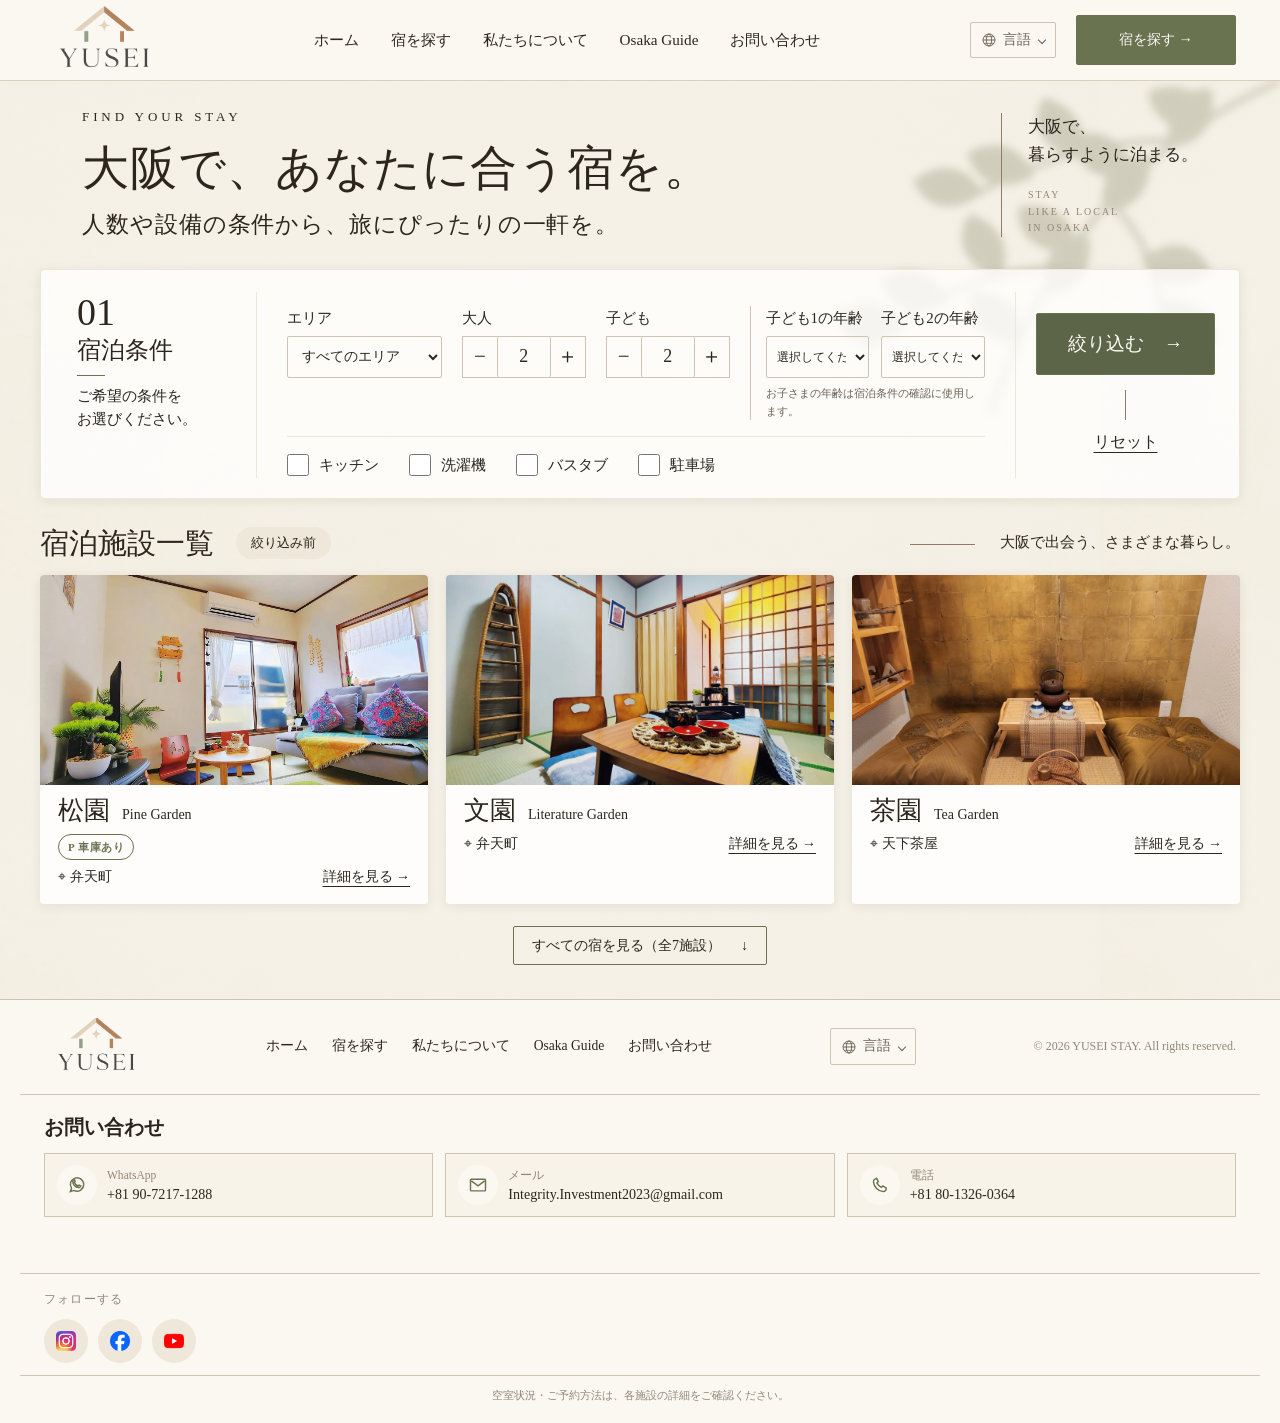
<file: stays.html>
<!doctype html>
<html lang="ja" data-i18n-title="staysPage.metaTitle">
<head>
  <meta charset="utf-8">
  <meta name="viewport" content="width=device-width,initial-scale=1">
  <title>宿を探す | YUSEI STAY</title>
  <meta name="description" data-i18n-content="staysPage.metaDescription" content="大阪の一棟貸しの宿を、人数や設備の条件から探す。YUSEI STAYで暮らすように泊まる旅を。">
  <link rel="stylesheet" href="css/reset.css">
  <link rel="stylesheet" href="css/variables.css">
  <link rel="stylesheet" href="css/global.css">
  <link rel="stylesheet" href="css/header.css">
  <link rel="stylesheet" href="css/stays.css">
  <link rel="stylesheet" href="css/social.css?v=2">
  <link rel="stylesheet" href="css/motion.css">
  <link rel="stylesheet" href="css/responsive.css">
</head>
<body>
<a class="skip" href="#main" data-i18n="skip.toMain">本文へ移動</a>
<header class="site-header" id="site-header">
  <div class="site-header__inner container">

    <a href="index.html" class="brand" data-i18n-attr="aria-label:brand.ariaLabel" aria-label="YUSEI STAY ホームへ戻る">
      <img src="assets/logo/yusei-logo.webp" alt="" class="brand__mark">
      <span class="brand__text">
        <span class="brand__name">YUSEI STAY</span>
        <span class="brand__tagline" data-i18n="brand.tagline">暮らすように、泊まる。</span>
      </span>
    </a>

    <nav class="main-nav" data-i18n-attr="aria-label:nav.ariaLabel" aria-label="メインナビゲーション">
      <ul class="main-nav__list">
        <li><a href="index.html" data-i18n="nav.home">ホーム</a></li>
        <li><a href="stays.html" aria-current="page" data-i18n="nav.findStays">宿を探す</a></li>
        <li><a href="about.html" data-i18n="nav.about">私たちについて</a></li>
        <li><a href="tour-guide.html" data-i18n="nav.osakaGuide">Osaka Guide</a></li>
        <li><a href="#footer-contact" data-contact-jump data-i18n="nav.contact">お問い合わせ</a></li>
      </ul>
    </nav>

    <div class="header-utility">
      <div class="lang-switcher" data-lang-switcher>
        <button type="button" class="lang-switcher__trigger" data-lang-trigger aria-expanded="false" data-i18n-attr="aria-label:nav.language.label" aria-label="言語を選択">
          <svg class="lang-switcher__globe" viewBox="0 0 24 24" aria-hidden="true" focusable="false">
            <circle cx="12" cy="12" r="9" fill="none" stroke="currentColor" stroke-width="1.4"></circle>
            <ellipse cx="12" cy="12" rx="4" ry="9" fill="none" stroke="currentColor" stroke-width="1.4"></ellipse>
            <line x1="3" y1="12" x2="21" y2="12" stroke="currentColor" stroke-width="1.4"></line>
            <line x1="4.5" y1="7" x2="19.5" y2="7" stroke="currentColor" stroke-width="1.2"></line>
            <line x1="4.5" y1="17" x2="19.5" y2="17" stroke="currentColor" stroke-width="1.2"></line>
          </svg>
          <span data-i18n="nav.language.generic">言語</span>
        </button>
      </div>

      <a href="#filters" class="button button--primary" data-i18n="cta.findStays">宿を探す &rarr;</a>

      <button type="button" class="hamburger" id="hamburger-toggle" aria-expanded="false" aria-controls="mobile-menu">
        <span class="visually-hidden" data-i18n="hamburger.open">メニューを開く</span>
        <span class="hamburger__line" aria-hidden="true"></span>
        <span class="hamburger__line" aria-hidden="true"></span>
        <span class="hamburger__line" aria-hidden="true"></span>
      </button>
    </div>

  </div>

  <div class="mobile-menu" id="mobile-menu" hidden>
    <ul class="mobile-menu__list">
      <li><a href="index.html" data-i18n="nav.home">ホーム</a></li>
      <li><a href="stays.html" aria-current="page" data-i18n="nav.findStays">宿を探す</a></li>
      <li><a href="about.html" data-i18n="nav.about">私たちについて</a></li>
      <li><a href="tour-guide.html" data-i18n="nav.osakaGuide">Osaka Guide</a></li>
      <li><a href="#footer-contact" data-contact-jump data-i18n="nav.contact">お問い合わせ</a></li>
    </ul>
    <div class="mobile-menu__language lang-switcher" data-lang-switcher>
      <button type="button" class="lang-switcher__trigger" data-lang-trigger aria-expanded="false" data-i18n-attr="aria-label:nav.language.label" aria-label="言語を選択">
        <svg class="lang-switcher__globe" viewBox="0 0 24 24" aria-hidden="true" focusable="false">
          <circle cx="12" cy="12" r="9" fill="none" stroke="currentColor" stroke-width="1.4"></circle>
          <ellipse cx="12" cy="12" rx="4" ry="9" fill="none" stroke="currentColor" stroke-width="1.4"></ellipse>
          <line x1="3" y1="12" x2="21" y2="12" stroke="currentColor" stroke-width="1.4"></line>
          <line x1="4.5" y1="7" x2="19.5" y2="7" stroke="currentColor" stroke-width="1.2"></line>
          <line x1="4.5" y1="17" x2="19.5" y2="17" stroke="currentColor" stroke-width="1.2"></line>
        </svg>
        <span data-i18n="nav.language.generic">言語</span>
      </button>
    </div>
    <a href="#filters" class="button button--primary button--block" data-i18n="cta.findStays">宿を探す &rarr;</a>
  </div>
</header>
<main id="main" class="shell">
  <section class="intro" aria-labelledby="page-title" data-reveal><div><p class="eyebrow">FIND YOUR STAY</p><h1 id="page-title" data-i18n="page.heading">大阪で、あなたに合う宿を。</h1><p class="lead" data-i18n="page.lead">人数や設備の条件から、旅にぴったりの一軒を。</p></div><aside><span data-i18n="page.aside.line1">大阪で、</span><br><span data-i18n="page.aside.line2">暮らすように泊まる。</span><small>STAY<br>LIKE A LOCAL<br>IN OSAKA</small></aside></section>
  <form id="filters" class="panel filter-panel" data-reveal>
    <div class="panel-heading"><span class="number">01</span><h2 data-i18n="filters.heading">宿泊条件</h2><p><span data-i18n="filters.intro.line1">ご希望の条件を</span><br><span data-i18n="filters.intro.line2">お選びください。</span></p></div>
    <div class="filter-body"><div class="fields">
      <label class="area"><span data-i18n="filters.area.label">エリア</span><select id="area"><option value="" data-i18n="filters.area.all">すべてのエリア</option><option value="bay" data-i18n="filters.area.bay">大阪ベイエリア</option><option value="south" data-i18n="filters.area.south">天下茶屋・花園町</option><option value="kaizuka" data-i18n="filters.area.kaizuka">貝塚</option></select></label>
      <div><label for="adults" data-i18n="filters.adults.label">大人</label><div class="stepper"><button type="button" data-step="adults:-1" data-i18n-attr="aria-label:filters.adults.decrease" aria-label="大人を1人減らす">−</button><input id="adults" type="number" min="1" max="20" value="2" required><button type="button" data-step="adults:1" data-i18n-attr="aria-label:filters.adults.increase" aria-label="大人を1人増やす">＋</button></div></div>
      <div><label for="children" data-i18n="filters.children.label">子ども</label><div class="stepper"><button type="button" data-step="children:-1" data-i18n-attr="aria-label:filters.children.decrease" aria-label="子どもを1人減らす">−</button><input id="children" type="number" min="0" max="10" value="2" required><button type="button" data-step="children:1" data-i18n-attr="aria-label:filters.children.increase" aria-label="子どもを1人増やす">＋</button></div></div>
      <div class="ages-wrap"><div id="ages"></div><small id="age-note" data-i18n="filters.ageNote">お子さまの年齢は宿泊条件の確認に使用します。</small></div>
    </div><fieldset class="amenities"><legend class="sr-only" data-i18n="filters.amenitiesLegend">希望する設備</legend><label><input type="checkbox" name="amenity" value="kitchen"><span data-i18n="filters.amenity.kitchen">キッチン</span></label><label><input type="checkbox" name="amenity" value="laundry"><span data-i18n="filters.amenity.laundry">洗濯機</span></label><label><input type="checkbox" name="amenity" value="bath"><span data-i18n="filters.amenity.bath">バスタブ</span></label><label><input type="checkbox" name="amenity" value="parking"><span data-i18n="filters.amenity.parking">駐車場</span></label></fieldset></div>
    <div class="actions"><button class="primary" type="submit"><span data-i18n="filters.submit">絞り込む</span> <span aria-hidden="true">→</span></button><span class="action-line"></span><button class="reset" type="reset" data-i18n="filters.reset">リセット</button></div>
  </form>
  <!-- TEMP DISABLED: stay-date/calendar inquiry feature is not implemented yet (no availability/booking integration).
  Commented out to prevent guests from submitting a date inquiry that can't be fulfilled. Markup kept intact for restoration.
  <form id="dates" class="panel dates-panel" data-reveal>
    <div class="panel-heading"><span class="number">02</span><h2><span data-i18n="dates.heading">ご宿泊日</span> <small data-i18n="dates.optional">（任意）</small></h2><p><span data-i18n="dates.helper.line1">ご希望の日程で空室を</span><br><span data-i18n="dates.helper.line2">お問い合わせ</span><br><span data-i18n="dates.helper.line3">いただけます。</span></p></div>
    <div class="date-body"><div class="date-fields"><label><span data-i18n="dates.checkin">チェックイン</span><input id="checkin" type="date" required></label><label><span data-i18n="dates.checkout">チェックアウト</span><input id="checkout" type="date" required></label></div><p class="fine" data-i18n="dates.fine">日付の入力だけでは、空室や予約は確定しません。</p></div>
    <div class="actions"><button class="outline" type="submit" data-i18n="dates.submit">空室を問い合わせる</button></div>
  </form>
  -->
  <section class="results" aria-labelledby="results-title" data-reveal><div class="results-heading"><h2 id="results-title" data-i18n="results.heading">宿泊施設一覧</h2><span id="result-status" role="status" data-i18n="results.status.initial">絞り込み前</span><p data-i18n="results.lead">大阪で出会う、さまざまな暮らし。</p></div><p id="filter-note" class="fine" hidden></p><div id="cards" class="cards"></div><button id="show-all" class="outline more" type="button"><span data-i18n="results.showAll">すべての宿を見る（全7施設）</span> <span aria-hidden="true">↓</span></button><noscript>宿の一覧と絞り込みを利用するには、JavaScriptを有効にしてください。</noscript></section>
</main>
<footer class="site-footer">
  <div class="site-footer__inner container">

    <a href="index.html" class="site-footer__brand" data-i18n-attr="aria-label:brand.ariaLabel" aria-label="YUSEI STAY ホームへ戻る">
      <img src="assets/logo/yusei-logo.webp" alt="" class="brand__mark">
      <div>
        <p class="site-footer__brand-name">YUSEI STAY</p>
        <p class="site-footer__brand-tagline" data-i18n="brand.tagline">暮らすように、泊まる。</p>
      </div>
    </a>

    <nav class="site-footer__links" data-i18n-attr="aria-label:footer.navAriaLabel" aria-label="フッターナビゲーション">
      <ul>
        <li><a href="index.html" data-i18n="nav.home">ホーム</a></li>
        <li><a href="stays.html" aria-current="page" data-i18n="nav.findStays">宿を探す</a></li>
        <li><a href="about.html" data-i18n="nav.about">私たちについて</a></li>
        <li><a href="tour-guide.html" data-i18n="nav.osakaGuide">Osaka Guide</a></li>
        <li><a href="#footer-contact" data-contact-jump data-i18n="nav.contact">お問い合わせ</a></li>
      </ul>
    </nav>

    <div class="site-footer__language lang-switcher" data-lang-switcher>
      <button type="button" class="lang-switcher__trigger" data-lang-trigger aria-expanded="false" data-i18n-attr="aria-label:nav.language.label" aria-label="言語を選択">
        <svg class="lang-switcher__globe" viewBox="0 0 24 24" aria-hidden="true" focusable="false">
          <circle cx="12" cy="12" r="9" fill="none" stroke="currentColor" stroke-width="1.4"></circle>
          <ellipse cx="12" cy="12" rx="4" ry="9" fill="none" stroke="currentColor" stroke-width="1.4"></ellipse>
          <line x1="3" y1="12" x2="21" y2="12" stroke="currentColor" stroke-width="1.4"></line>
          <line x1="4.5" y1="7" x2="19.5" y2="7" stroke="currentColor" stroke-width="1.2"></line>
          <line x1="4.5" y1="17" x2="19.5" y2="17" stroke="currentColor" stroke-width="1.2"></line>
        </svg>
        <span data-i18n="nav.language.generic">言語</span>
      </button>
    </div>

    <p class="site-footer__copyright">&copy; 2026 YUSEI STAY. All rights reserved.</p>
  </div>

  <section class="site-footer__contact container" id="footer-contact" aria-labelledby="footer-contact-title">
    <h2 class="site-footer__contact-title" id="footer-contact-title" data-i18n="footer.contact">お問い合わせ</h2>
    <ul class="contact-links">
      <li><a class="contact-link" data-contact-channel="whatsapp"><span class="contact-link__icon" aria-hidden="true"><svg viewBox="0 0 24 24" fill="none" stroke="currentColor" stroke-width="1.7"><path d="M20 11.5a8 8 0 0 1-11.8 7L4 20l1.5-4A8 8 0 1 1 20 11.5Z"/><path d="M9 8.5c.5 2.2 2.2 3.9 4.5 4.7l1-1 2 .8c-.2 1.3-1.2 2.2-2.5 2.2-3.8-.5-6.7-3.4-7.2-7.2 0-1.3.9-2.3 2.2-2.5l.8 2-1 .9Z"/></svg></span><span class="contact-link__copy"><span class="contact-link__label" data-i18n="footer.contact.whatsapp">WhatsApp</span><span class="contact-link__value" data-i18n="footer.contact.pending">準備中</span></span></a></li>
      <li><a class="contact-link" data-contact-channel="email"><span class="contact-link__icon" aria-hidden="true"><svg viewBox="0 0 24 24" fill="none" stroke="currentColor" stroke-width="1.7"><rect x="3" y="5" width="18" height="14" rx="1"/><path d="m4 7 8 6 8-6"/></svg></span><span class="contact-link__copy"><span class="contact-link__label" data-i18n="footer.contact.email">メール</span><span class="contact-link__value" data-i18n="footer.contact.pending">準備中</span></span></a></li>
      <li><a class="contact-link" data-contact-channel="phone"><span class="contact-link__icon" aria-hidden="true"><svg viewBox="0 0 24 24" fill="none" stroke="currentColor" stroke-width="1.7"><path d="M7.2 3.5 10 7.7 8.3 9.5c1.1 2.4 2.9 4.2 5.3 5.3l1.8-1.7 4.2 2.8c.1 2-1.4 4-3.6 4-6.4-.7-11.2-5.5-11.9-11.9 0-2.1 2-3.7 4-3.6Z"/></svg></span><span class="contact-link__copy"><span class="contact-link__label" data-i18n="footer.contact.phone">電話</span><span class="contact-link__value" data-i18n="footer.contact.pending">準備中</span></span></a></li>
    </ul>
  </section>

  <div class="site-footer__social container">
    <p class="site-footer__social-label" data-i18n="footer.followUs">フォローする</p>
    <ul class="social-icons">
      <li>
        <span class="social-icon" data-social="instagram">
          <img src="assets/icon/Instagram_1.webp" alt="" class="social-icon__img" aria-hidden="true">
          <span class="sr-only">Instagram</span>
        </span>
      </li>
      <li>
        <span class="social-icon" data-social="facebook">
          <img src="assets/icon/Facebook_1.webp" alt="" class="social-icon__img" aria-hidden="true">
          <span class="sr-only">Facebook</span>
        </span>
      </li>
      <li>
        <span class="social-icon" data-social="youtube">
          <img src="assets/icon/Youtube_1.webp" alt="" class="social-icon__img" aria-hidden="true">
          <span class="sr-only">YouTube</span>
        </span>
      </li>
    </ul>
  </div>

  <p class="site-footer__note container" data-i18n="footer.noteStays">空室状況・ご予約方法は、各施設の詳細をご確認ください。</p>
</footer>
<dialog id="dialog" aria-labelledby="dialog-title"><button id="close-dialog" class="close" data-i18n-attr="aria-label:dialog.close" aria-label="閉じる">×</button><h2 id="dialog-title"></h2><div id="dialog-body"></div></dialog>
<script src="js/i18n.js"></script>
<script src="js/language-switcher.js"></script>
<script src="js/navigation.js"></script>
<script src="js/contact-config.js?v=2"></script>
<script src="js/contact-links.js?v=2"></script>
<script src="js/social-config.js"></script>
<script src="js/social-links.js"></script>
<script src="js/animations.js"></script>
<script src="js/stays.js"></script>
</body>
</html>
</file>
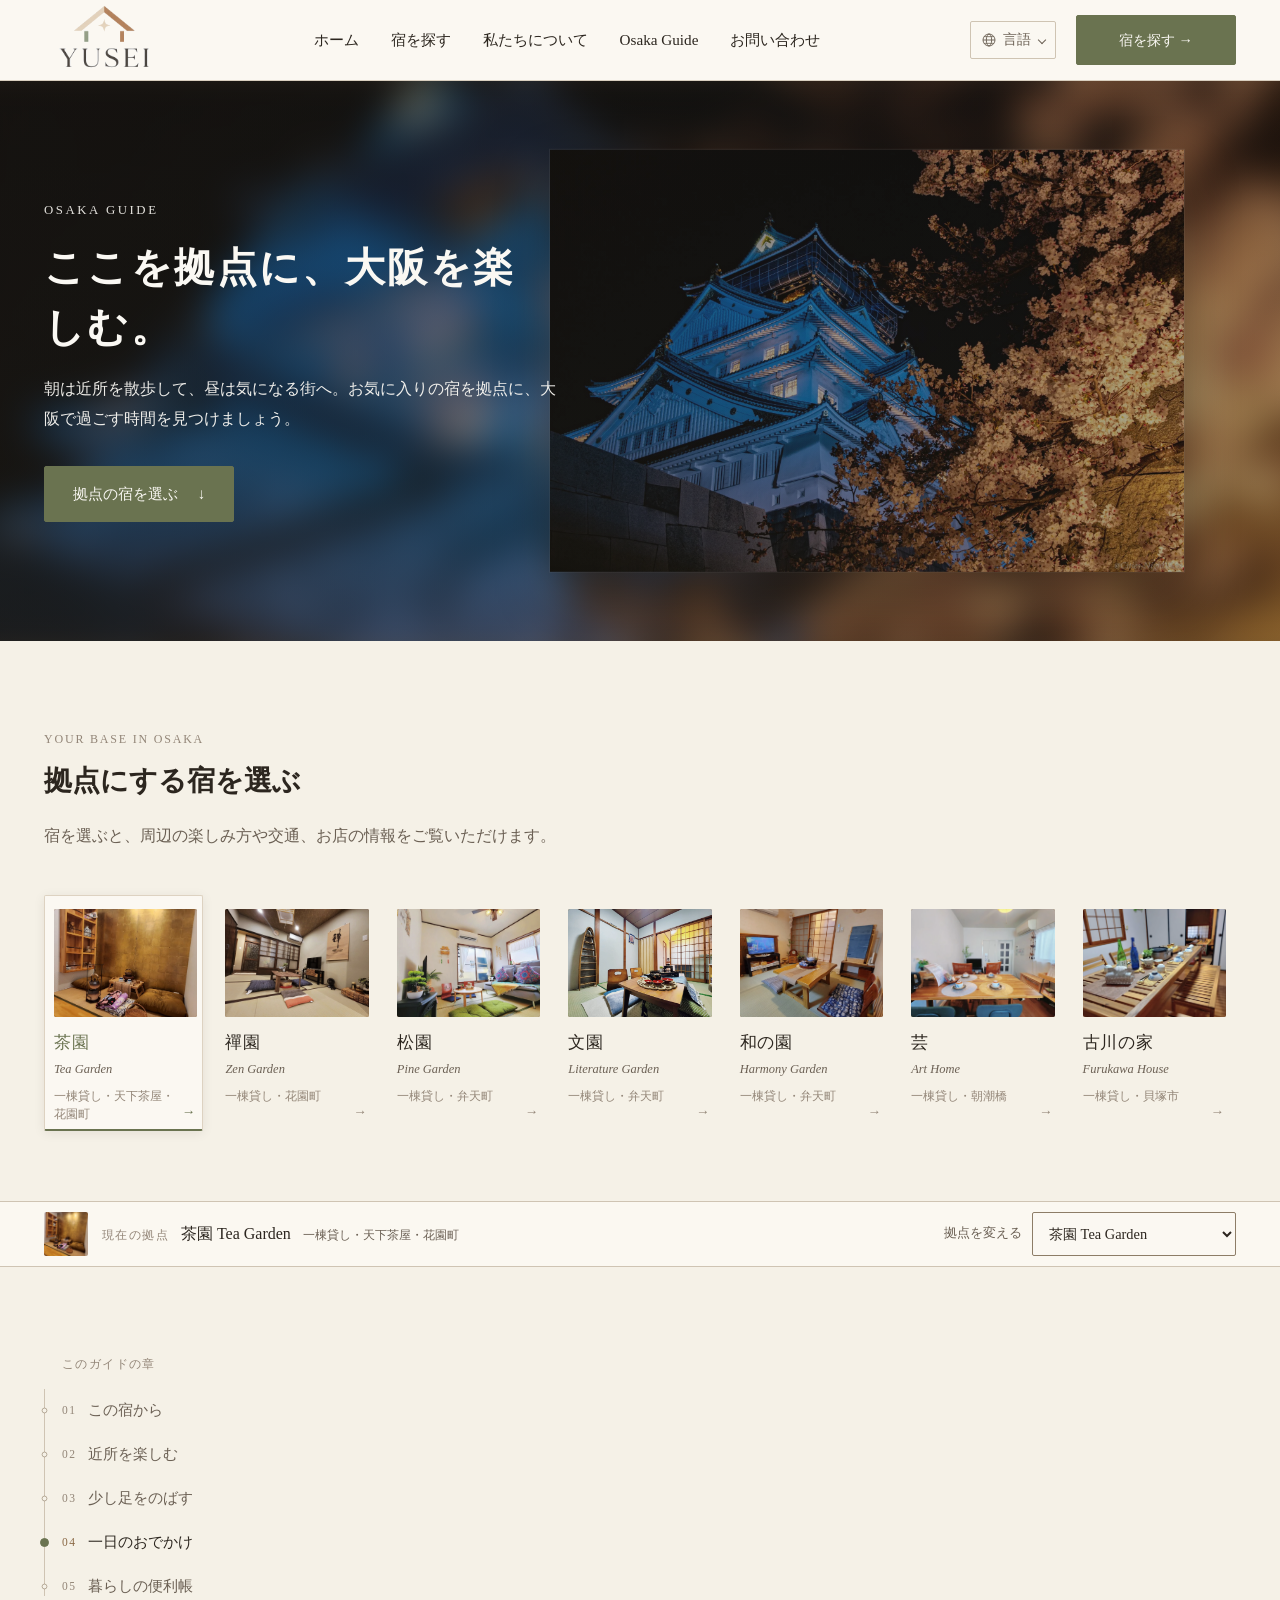
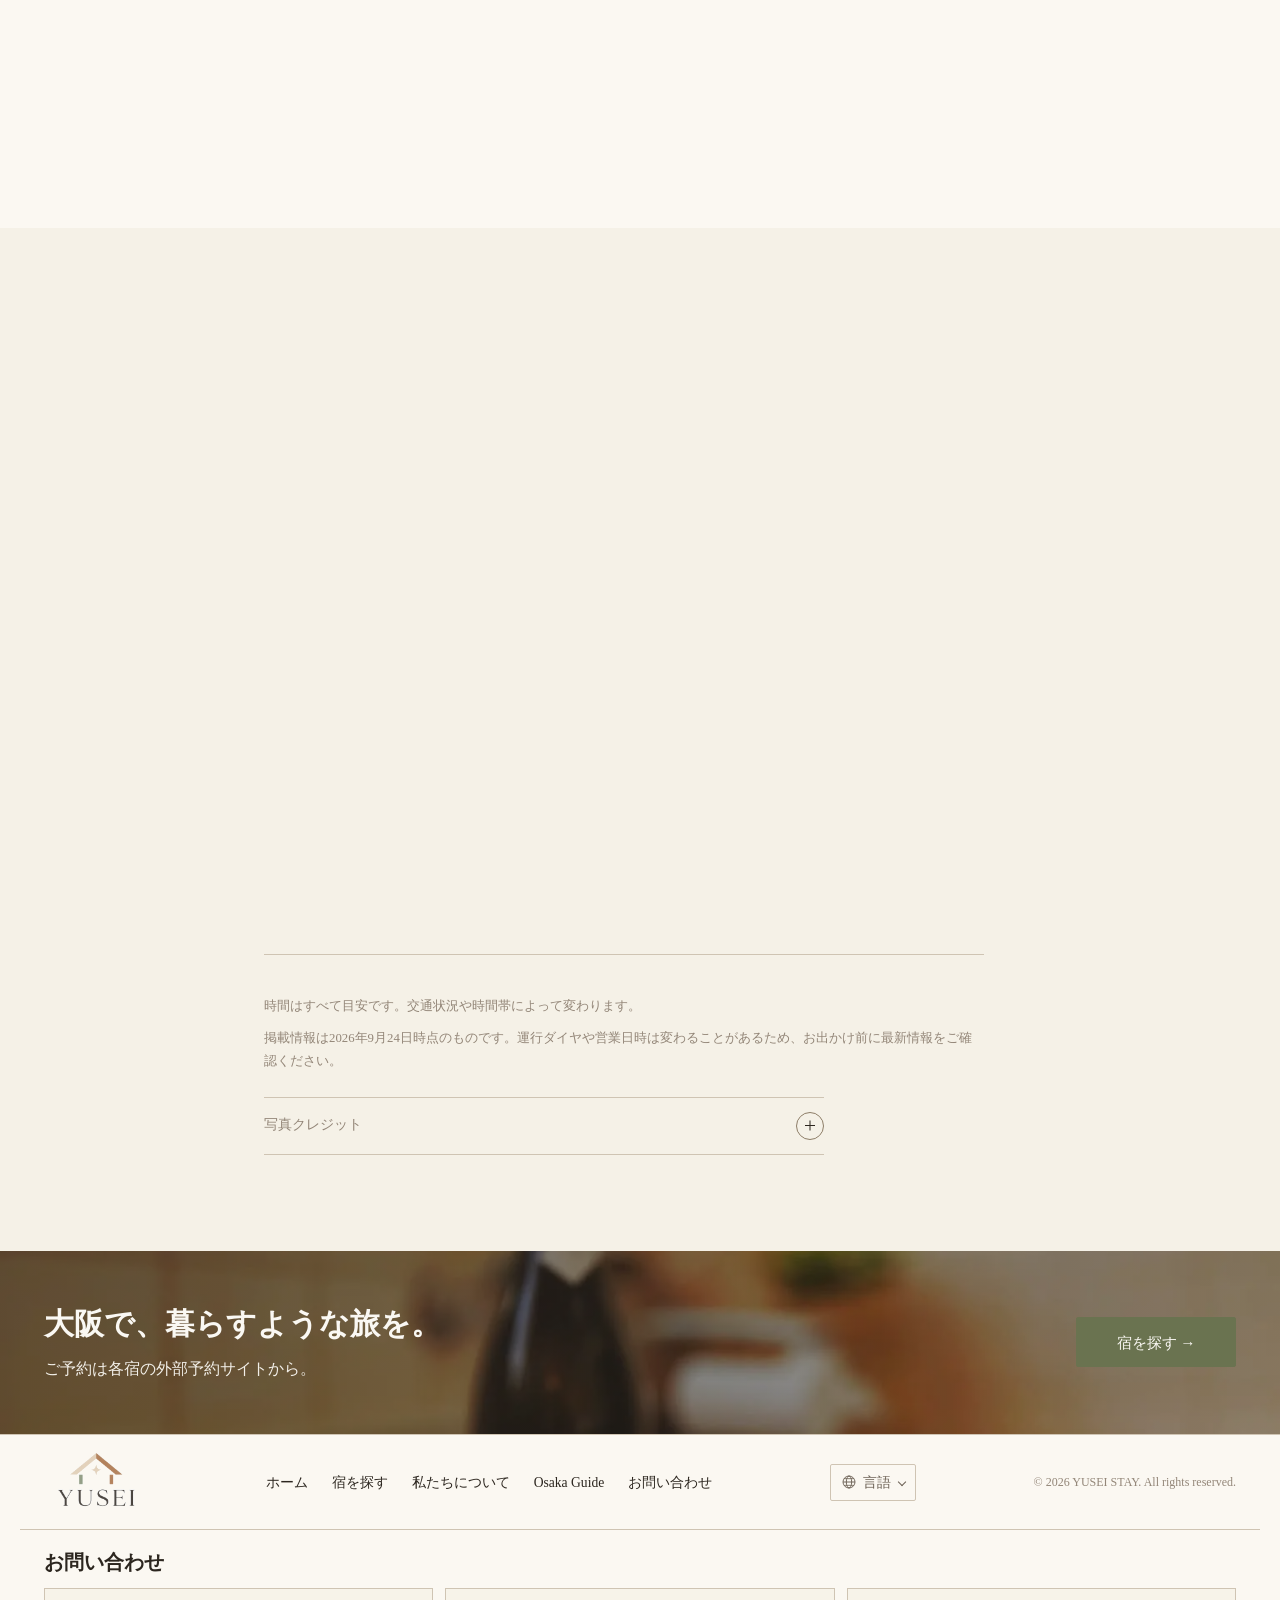
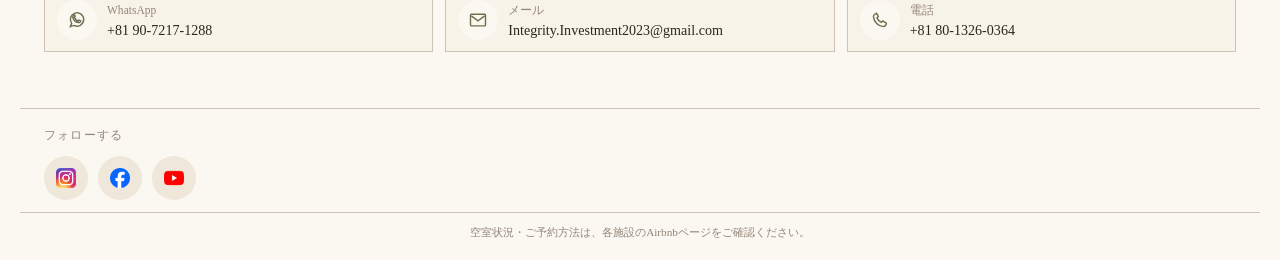
<file: tour-guide.html>
<!DOCTYPE html>
<html lang="ja" data-i18n-title="guidePage.metaTitle">
<head>
  <meta charset="UTF-8">
  <meta name="viewport" content="width=device-width, initial-scale=1.0">
  <title>大阪ガイド | YUSEI STAY</title>
  <meta name="description" data-i18n-content="guidePage.metaDescription" content="YUSEI STAYの宿を拠点に楽しむ大阪ガイド。宿ごとに、周辺の楽しみ方や交通、お店、日帰りの行き先をご紹介します。">

  <link rel="stylesheet" href="css/reset.css">
  <link rel="stylesheet" href="css/variables.css">
  <link rel="stylesheet" href="css/global.css">
  <link rel="stylesheet" href="css/header.css">
  <link rel="stylesheet" href="css/home.css">
  <link rel="stylesheet" href="css/social.css?v=2">
  <link rel="stylesheet" href="css/motion.css">
  <link rel="stylesheet" href="css/responsive.css">
  <link rel="stylesheet" href="css/tour-guide.css?v=2">
</head>
<body class="page-guide">

  <!-- ============================================
       HEADER / NAVBAR (same markup as index.html)
       ============================================ -->
  <header class="site-header" id="site-header">
    <div class="site-header__inner container">

      <a href="index.html" class="brand" data-i18n-attr="aria-label:brand.ariaLabel" aria-label="YUSEI STAY ホームへ戻る">
        <img src="assets/logo/yusei-logo.webp" alt="" class="brand__mark">
        <span class="brand__text">
          <span class="brand__name">YUSEI STAY</span>
          <span class="brand__tagline" data-i18n="brand.tagline">暮らすように、泊まる。</span>
        </span>
      </a>

      <nav class="main-nav" data-i18n-attr="aria-label:nav.ariaLabel" aria-label="メインナビゲーション">
        <ul class="main-nav__list">
          <li><a href="index.html" data-i18n="nav.home">ホーム</a></li>
          <li><a href="stays.html" data-i18n="nav.findStays">宿を探す</a></li>
          <li><a href="about.html" data-i18n="nav.about">私たちについて</a></li>
          <li><a href="tour-guide.html" data-i18n="nav.osakaGuide">Osaka Guide</a></li>
          <li><a href="#footer-contact" data-contact-jump data-i18n="nav.contact">お問い合わせ</a></li>
        </ul>
      </nav>

      <div class="header-utility">
        <div class="lang-switcher" data-lang-switcher>
          <button type="button" class="lang-switcher__trigger" data-lang-trigger aria-expanded="false" data-i18n-attr="aria-label:nav.language.label" aria-label="言語を選択">
            <svg class="lang-switcher__globe" viewBox="0 0 24 24" aria-hidden="true" focusable="false">
              <circle cx="12" cy="12" r="9" fill="none" stroke="currentColor" stroke-width="1.4"></circle>
              <ellipse cx="12" cy="12" rx="4" ry="9" fill="none" stroke="currentColor" stroke-width="1.4"></ellipse>
              <line x1="3" y1="12" x2="21" y2="12" stroke="currentColor" stroke-width="1.4"></line>
              <line x1="4.5" y1="7" x2="19.5" y2="7" stroke="currentColor" stroke-width="1.2"></line>
              <line x1="4.5" y1="17" x2="19.5" y2="17" stroke="currentColor" stroke-width="1.2"></line>
            </svg>
            <span data-i18n="nav.language.generic">言語</span>
          </button>
        </div>

        <a href="stays.html" class="button button--primary" data-i18n="cta.findStays">宿を探す &rarr;</a>

        <button type="button" class="hamburger" id="hamburger-toggle" aria-expanded="false" aria-controls="mobile-menu">
          <span class="visually-hidden" data-i18n="hamburger.open">メニューを開く</span>
          <span class="hamburger__line" aria-hidden="true"></span>
          <span class="hamburger__line" aria-hidden="true"></span>
          <span class="hamburger__line" aria-hidden="true"></span>
        </button>
      </div>

    </div>

    <!-- Mobile menu panel: full nav + CTA, toggled by hamburger -->
    <div class="mobile-menu" id="mobile-menu" hidden>
      <ul class="mobile-menu__list">
        <li><a href="index.html" data-i18n="nav.home">ホーム</a></li>
        <li><a href="stays.html" data-i18n="nav.findStays">宿を探す</a></li>
        <li><a href="about.html" data-i18n="nav.about">私たちについて</a></li>
        <li><a href="tour-guide.html" data-i18n="nav.osakaGuide">Osaka Guide</a></li>
        <li><a href="#footer-contact" data-contact-jump data-i18n="nav.contact">お問い合わせ</a></li>
      </ul>
      <div class="mobile-menu__language lang-switcher" data-lang-switcher>
        <button type="button" class="lang-switcher__trigger" data-lang-trigger aria-expanded="false" data-i18n-attr="aria-label:nav.language.label" aria-label="言語を選択">
          <svg class="lang-switcher__globe" viewBox="0 0 24 24" aria-hidden="true" focusable="false">
            <circle cx="12" cy="12" r="9" fill="none" stroke="currentColor" stroke-width="1.4"></circle>
            <ellipse cx="12" cy="12" rx="4" ry="9" fill="none" stroke="currentColor" stroke-width="1.4"></ellipse>
            <line x1="3" y1="12" x2="21" y2="12" stroke="currentColor" stroke-width="1.4"></line>
            <line x1="4.5" y1="7" x2="19.5" y2="7" stroke="currentColor" stroke-width="1.2"></line>
            <line x1="4.5" y1="17" x2="19.5" y2="17" stroke="currentColor" stroke-width="1.2"></line>
          </svg>
          <span data-i18n="nav.language.generic">言語</span>
        </button>
      </div>
      <a href="stays.html" class="button button--primary button--block" data-i18n="cta.findStays">宿を探す &rarr;</a>
    </div>
  </header>

  <main>

    <!-- ============================================
         HERO — same layered grammar as the homepage hero
         (blurred full-bleed backdrop + sharp editorial insert).
         If the photo changes, update the backdrop url in tour-guide.css too.
         ============================================ -->
    <section id="hero" class="hero hero--guide">
      <div class="hero__media">
        <img src="assets/osaka/osaka.webp" data-i18n-attr="alt:experience.image3Alt" alt="桜と大阪城の夜景のイメージ写真" class="hero__image">
        <div class="hero__overlay" aria-hidden="true"></div>
      </div>

      <div class="hero__container container">
        <div class="hero__content">
          <p class="hero__eyebrow">OSAKA GUIDE</p>
          <h1 class="hero__heading hero__heading--ja" data-i18n="guidePage.hero.lead">ここを拠点に、大阪を楽しむ。</h1>
          <p class="hero__description" data-i18n="guidePage.hero.description">朝は近所を散歩して、昼は気になる街へ。お気に入りの宿を拠点に、大阪で過ごす時間を見つけましょう。</p>
          <a href="#base" class="button button--primary"><span data-i18n="guide.hero.cta">拠点の宿を選ぶ</span>&nbsp;<span aria-hidden="true">&darr;</span></a>
        </div>
      </div>
    </section>

    <!-- ============================================
         BASE SELECTOR — seven photo tabs, built by js/tour-guide.js
         from js/guide-data.js (order) + js/stay-data.js (names/photos).
         The legacy #areas / #shinsekai / #namba / #bay / #kaizuka
         anchors (old detail-page links) land here; the script maps
         each to a stay in that area.
         ============================================ -->
    <section id="base" class="guide-select" aria-labelledby="guide-select-heading">
      <span id="areas" class="guide-legacy-anchor" aria-hidden="true"></span>
      <span id="shinsekai" class="guide-legacy-anchor" aria-hidden="true"></span>
      <span id="namba" class="guide-legacy-anchor" aria-hidden="true"></span>
      <span id="bay" class="guide-legacy-anchor" aria-hidden="true"></span>
      <span id="kaizuka" class="guide-legacy-anchor" aria-hidden="true"></span>

      <div class="guide-select__inner container">
        <div class="guide-select__intro" data-reveal>
          <p class="section-eyebrow">YOUR BASE IN OSAKA</p>
          <h2 class="section-heading" id="guide-select-heading" data-i18n="guide.base.heading">拠点にする宿を選ぶ</h2>
          <p class="guide-select__lead" data-i18n="guide.base.lead">宿を選ぶと、周辺の楽しみ方や交通、お店の情報をご覧いただけます。</p>
        </div>

        <div class="guide-tabs">
          <div class="guide-tabs__scroller">
            <span class="guide-tabs__indicator" aria-hidden="true"></span>
            <div class="guide-tabs__list" id="guide-tablist" role="tablist" aria-labelledby="guide-select-heading"></div>
          </div>
        </div>

        <noscript>
          <p class="guide-select__noscript">このガイドの表示にはJavaScriptが必要です。各宿のページもあわせてご覧ください。</p>
          <a href="stays.html" class="button button--outline">宿を探す &rarr;</a>
        </noscript>
      </div>
    </section>

    <!-- ============================================
         GUIDE BODY — sticky current-base bar, left reading-progress
         rail, and the five chapters for the selected stay.
         The rail tracks reading progress through this guide — it is
         not a day-by-day route and never a move between stays.
         ============================================ -->
    <div class="guide-body" id="guide-body">

      <div class="guide-basebar">
        <div class="guide-basebar__inner container">
          <div class="guide-basebar__current">
            <img src="assets/properties/stay-01_Tea%20Garden/room_picture_1.webp" alt="" class="guide-basebar__thumb" id="guide-basebar-thumb" width="44" height="44" decoding="async">
            <p class="guide-basebar__text">
              <span class="guide-basebar__label" data-i18n="guide.base.current">現在の拠点</span>
              <span class="guide-basebar__name" id="guide-basebar-name"></span>
              <span class="guide-basebar__area" id="guide-basebar-area"></span>
            </p>
          </div>
          <label class="guide-basebar__change">
            <span class="guide-basebar__change-label" data-i18n="guide.base.change">拠点を変える</span>
            <select id="guide-base-select" class="guide-basebar__select"></select>
          </label>
        </div>
      </div>

      <p class="visually-hidden" id="guide-live" aria-live="polite"></p>

      <div class="guide-layout container">
        <nav class="guide-rail" aria-labelledby="guide-rail-label">
          <p class="guide-rail__label" id="guide-rail-label" data-i18n="guide.rail.label">このガイドの章</p>
          <div class="guide-rail__track" aria-hidden="true"><span class="guide-rail__fill"></span></div>
          <ol class="guide-rail__list">
            <li><a href="#guide-from" class="guide-rail__link" data-chapter="from"><span class="guide-rail__num" aria-hidden="true">01</span><span class="guide-rail__text" data-i18n="guide.ch.from">この宿から</span></a></li>
            <li><a href="#guide-near" class="guide-rail__link" data-chapter="near"><span class="guide-rail__num" aria-hidden="true">02</span><span class="guide-rail__text" data-i18n="guide.ch.near">近所を楽しむ</span></a></li>
            <li><a href="#guide-further" class="guide-rail__link" data-chapter="further"><span class="guide-rail__num" aria-hidden="true">03</span><span class="guide-rail__text" data-i18n="guide.ch.further">少し足をのばす</span></a></li>
            <li><a href="#guide-day" class="guide-rail__link" data-chapter="day"><span class="guide-rail__num" aria-hidden="true">04</span><span class="guide-rail__text" data-i18n="guide.ch.day">一日のおでかけ</span></a></li>
            <li><a href="#guide-daily" class="guide-rail__link" data-chapter="daily"><span class="guide-rail__num" aria-hidden="true">05</span><span class="guide-rail__text" data-i18n="guide.ch.daily">暮らしの便利帳</span></a></li>
          </ol>
        </nav>

        <div class="guide-panel" id="guide-panel" role="tabpanel">
          <section id="guide-from" class="guide-chapter" data-chapter="from" aria-labelledby="guide-from-heading"></section>
          <section id="guide-near" class="guide-chapter guide-chapter--alt" data-chapter="near" aria-labelledby="guide-near-heading"></section>
          <section id="guide-further" class="guide-chapter" data-chapter="further" aria-labelledby="guide-further-heading"></section>
          <section id="guide-day" class="guide-chapter guide-chapter--alt" data-chapter="day" aria-labelledby="guide-day-heading"></section>
          <section id="guide-daily" class="guide-chapter" data-chapter="daily" aria-labelledby="guide-daily-heading"></section>

          <div class="guide-footnote">
            <p data-i18n="guide.note.times">時間はすべて目安です。交通状況や時間帯によって変わります。</p>
            <p data-i18n="guide.note.date">掲載情報は2026年9月24日時点のものです。運行ダイヤや営業日時は変わることがあるため、お出かけ前に最新情報をご確認ください。</p>

            <!-- Photo credits for the selected stay's chapter images,
                 filled by js/tour-guide.js from js/guide-images.js. -->
            <details class="guide-disclosure guide-disclosure--block guide-credits" id="guide-credits">
              <summary class="guide-disclosure__summary">
                <span class="guide-disclosure__title" data-i18n="guide.credits.title">写真クレジット</span>
                <span class="guide-disclosure__icon" aria-hidden="true"></span>
              </summary>
              <div class="guide-disclosure__body guide-credits__body" id="guide-credits-body"></div>
            </details>
          </div>
        </div>
      </div>
    </div>

    <!-- ============================================
         FINAL CTA / BOOKING BANNER (same as homepage)
         ============================================ -->
    <section id="booking-cta" class="booking-cta">
      <div class="booking-cta__media">
        <img src="assets/backgrounds/cta-garden.webp" data-i18n-attr="alt:bookingCta.imageAlt" alt="茶園の茶器と鉄瓶" class="booking-cta__image" loading="lazy" decoding="async">
        <div class="booking-cta__overlay" aria-hidden="true"></div>
      </div>
      <div class="booking-cta__inner container" data-reveal>
        <div class="booking-cta__text">
          <h2 class="booking-cta__heading" data-i18n="bookingCta.heading">大阪で、暮らすような旅を。</h2>
          <p class="booking-cta__description" data-i18n="bookingCta.description">ご予約は各宿の外部予約サイトから。</p>
        </div>
        <a href="stays.html" class="button button--primary booking-cta__button" data-i18n="cta.findStays">宿を探す &rarr;</a>
      </div>
    </section>

  </main>

  <!-- Back to top — shown by js/tour-guide.js after about one
       viewport of scrolling; hidden + unfocusable near the top. -->
  <button type="button" class="guide-top" id="guide-top" data-i18n-attr="aria-label:guide.top.label|title:guide.top.label" aria-label="ページの先頭へ戻る" title="ページの先頭へ戻る" aria-hidden="true" tabindex="-1">
    <svg class="guide-top__arrow" viewBox="0 0 12 8" aria-hidden="true" focusable="false"><path d="M1 7 6 2l5 5" fill="none" stroke="currentColor" stroke-width="1.4" stroke-linecap="round" stroke-linejoin="round"/></svg>
    <span class="guide-top__label" data-i18n="guide.top.short" aria-hidden="true">上へ</span>
  </button>

  <!-- ============================================
       FOOTER (same markup as index.html)
       ============================================ -->
  <footer class="site-footer">
    <div class="site-footer__inner container">

      <a href="index.html" class="site-footer__brand" data-i18n-attr="aria-label:brand.ariaLabel" aria-label="YUSEI STAY ホームへ戻る">
        <img src="assets/logo/yusei-logo.webp" alt="" class="brand__mark">
        <div>
          <p class="site-footer__brand-name">YUSEI STAY</p>
          <p class="site-footer__brand-tagline" data-i18n="brand.tagline">暮らすように、泊まる。</p>
        </div>
      </a>

      <nav class="site-footer__links" data-i18n-attr="aria-label:footer.navAriaLabel" aria-label="フッターナビゲーション">
        <ul>
          <li><a href="index.html" data-i18n="nav.home">ホーム</a></li>
          <li><a href="stays.html" data-i18n="nav.findStays">宿を探す</a></li>
          <li><a href="about.html" data-i18n="nav.about">私たちについて</a></li>
          <li><a href="tour-guide.html" data-i18n="nav.osakaGuide">Osaka Guide</a></li>
          <li><a href="#footer-contact" data-contact-jump data-i18n="nav.contact">お問い合わせ</a></li>
        </ul>
      </nav>

      <div class="site-footer__language lang-switcher" data-lang-switcher>
        <button type="button" class="lang-switcher__trigger" data-lang-trigger aria-expanded="false" data-i18n-attr="aria-label:nav.language.label" aria-label="言語を選択">
          <svg class="lang-switcher__globe" viewBox="0 0 24 24" aria-hidden="true" focusable="false">
            <circle cx="12" cy="12" r="9" fill="none" stroke="currentColor" stroke-width="1.4"></circle>
            <ellipse cx="12" cy="12" rx="4" ry="9" fill="none" stroke="currentColor" stroke-width="1.4"></ellipse>
            <line x1="3" y1="12" x2="21" y2="12" stroke="currentColor" stroke-width="1.4"></line>
            <line x1="4.5" y1="7" x2="19.5" y2="7" stroke="currentColor" stroke-width="1.2"></line>
            <line x1="4.5" y1="17" x2="19.5" y2="17" stroke="currentColor" stroke-width="1.2"></line>
          </svg>
          <span data-i18n="nav.language.generic">言語</span>
        </button>
      </div>

      <p class="site-footer__copyright">&copy; 2026 YUSEI STAY. All rights reserved.</p>
    </div>

    <section class="site-footer__contact container" id="footer-contact" aria-labelledby="footer-contact-title">
      <h2 class="site-footer__contact-title" id="footer-contact-title" data-i18n="footer.contact">お問い合わせ</h2>
      <ul class="contact-links">
        <li>
          <a class="contact-link" data-contact-channel="whatsapp">
            <span class="contact-link__icon" aria-hidden="true"><svg viewBox="0 0 24 24" fill="none" stroke="currentColor" stroke-width="1.7"><path d="M20 11.5a8 8 0 0 1-11.8 7L4 20l1.5-4A8 8 0 1 1 20 11.5Z"/><path d="M9 8.5c.5 2.2 2.2 3.9 4.5 4.7l1-1 2 .8c-.2 1.3-1.2 2.2-2.5 2.2-3.8-.5-6.7-3.4-7.2-7.2 0-1.3.9-2.3 2.2-2.5l.8 2-1 .9Z"/></svg></span>
            <span class="contact-link__copy"><span class="contact-link__label" data-i18n="footer.contact.whatsapp">WhatsApp</span><span class="contact-link__value" data-i18n="footer.contact.pending">準備中</span></span>
          </a>
        </li>
        <li>
          <a class="contact-link" data-contact-channel="email">
            <span class="contact-link__icon" aria-hidden="true"><svg viewBox="0 0 24 24" fill="none" stroke="currentColor" stroke-width="1.7"><rect x="3" y="5" width="18" height="14" rx="1"/><path d="m4 7 8 6 8-6"/></svg></span>
            <span class="contact-link__copy"><span class="contact-link__label" data-i18n="footer.contact.email">メール</span><span class="contact-link__value" data-i18n="footer.contact.pending">準備中</span></span>
          </a>
        </li>
        <li>
          <a class="contact-link" data-contact-channel="phone">
            <span class="contact-link__icon" aria-hidden="true"><svg viewBox="0 0 24 24" fill="none" stroke="currentColor" stroke-width="1.7"><path d="M7.2 3.5 10 7.7 8.3 9.5c1.1 2.4 2.9 4.2 5.3 5.3l1.8-1.7 4.2 2.8c.1 2-1.4 4-3.6 4-6.4-.7-11.2-5.5-11.9-11.9 0-2.1 2-3.7 4-3.6Z"/></svg></span>
            <span class="contact-link__copy"><span class="contact-link__label" data-i18n="footer.contact.phone">電話</span><span class="contact-link__value" data-i18n="footer.contact.pending">準備中</span></span>
          </a>
        </li>
      </ul>
    </section>
    <div class="site-footer__social container">
      <p class="site-footer__social-label" data-i18n="footer.followUs">フォローする</p>
      <ul class="social-icons">
        <li>
          <span class="social-icon" data-social="instagram">
            <img src="assets/icon/Instagram_1.webp" alt="" class="social-icon__img" aria-hidden="true">
            <span class="visually-hidden">Instagram</span>
          </span>
        </li>
        <li>
          <span class="social-icon" data-social="facebook">
            <img src="assets/icon/Facebook_1.webp" alt="" class="social-icon__img" aria-hidden="true">
            <span class="visually-hidden">Facebook</span>
          </span>
        </li>
        <li>
          <span class="social-icon" data-social="youtube">
            <img src="assets/icon/Youtube_1.webp" alt="" class="social-icon__img" aria-hidden="true">
            <span class="visually-hidden">YouTube</span>
          </span>
        </li>
      </ul>
    </div>

    <p class="site-footer__note container" data-i18n="footer.note">空室状況・ご予約方法は、各施設のAirbnbページをご確認ください。</p>
  </footer>

  <dialog id="info-dialog" aria-labelledby="info-dialog-title">
    <button type="button" id="info-dialog-close" class="info-dialog__close" data-i18n-attr="aria-label:dialog.close" aria-label="閉じる">&times;</button>
    <h2 id="info-dialog-title"></h2>
    <div id="info-dialog-body"></div>
  </dialog>

  <script src="js/i18n.js?v=2"></script>
  <script src="js/stay-data.js"></script>
  <script src="js/guide-data.js"></script>
  <script src="js/guide-images.js?v=2"></script>
  <script src="js/language-switcher.js"></script>
  <script src="js/navigation.js"></script>
  <script src="js/contact-config.js?v=2"></script>
  <script src="js/contact-links.js?v=2"></script>
  <script src="js/social-config.js"></script>
  <script src="js/social-links.js"></script>
  <script src="js/tour-guide.js?v=2"></script>
  <script src="js/animations.js"></script>
  <script src="js/main.js"></script>
</body>
</html>
</file>
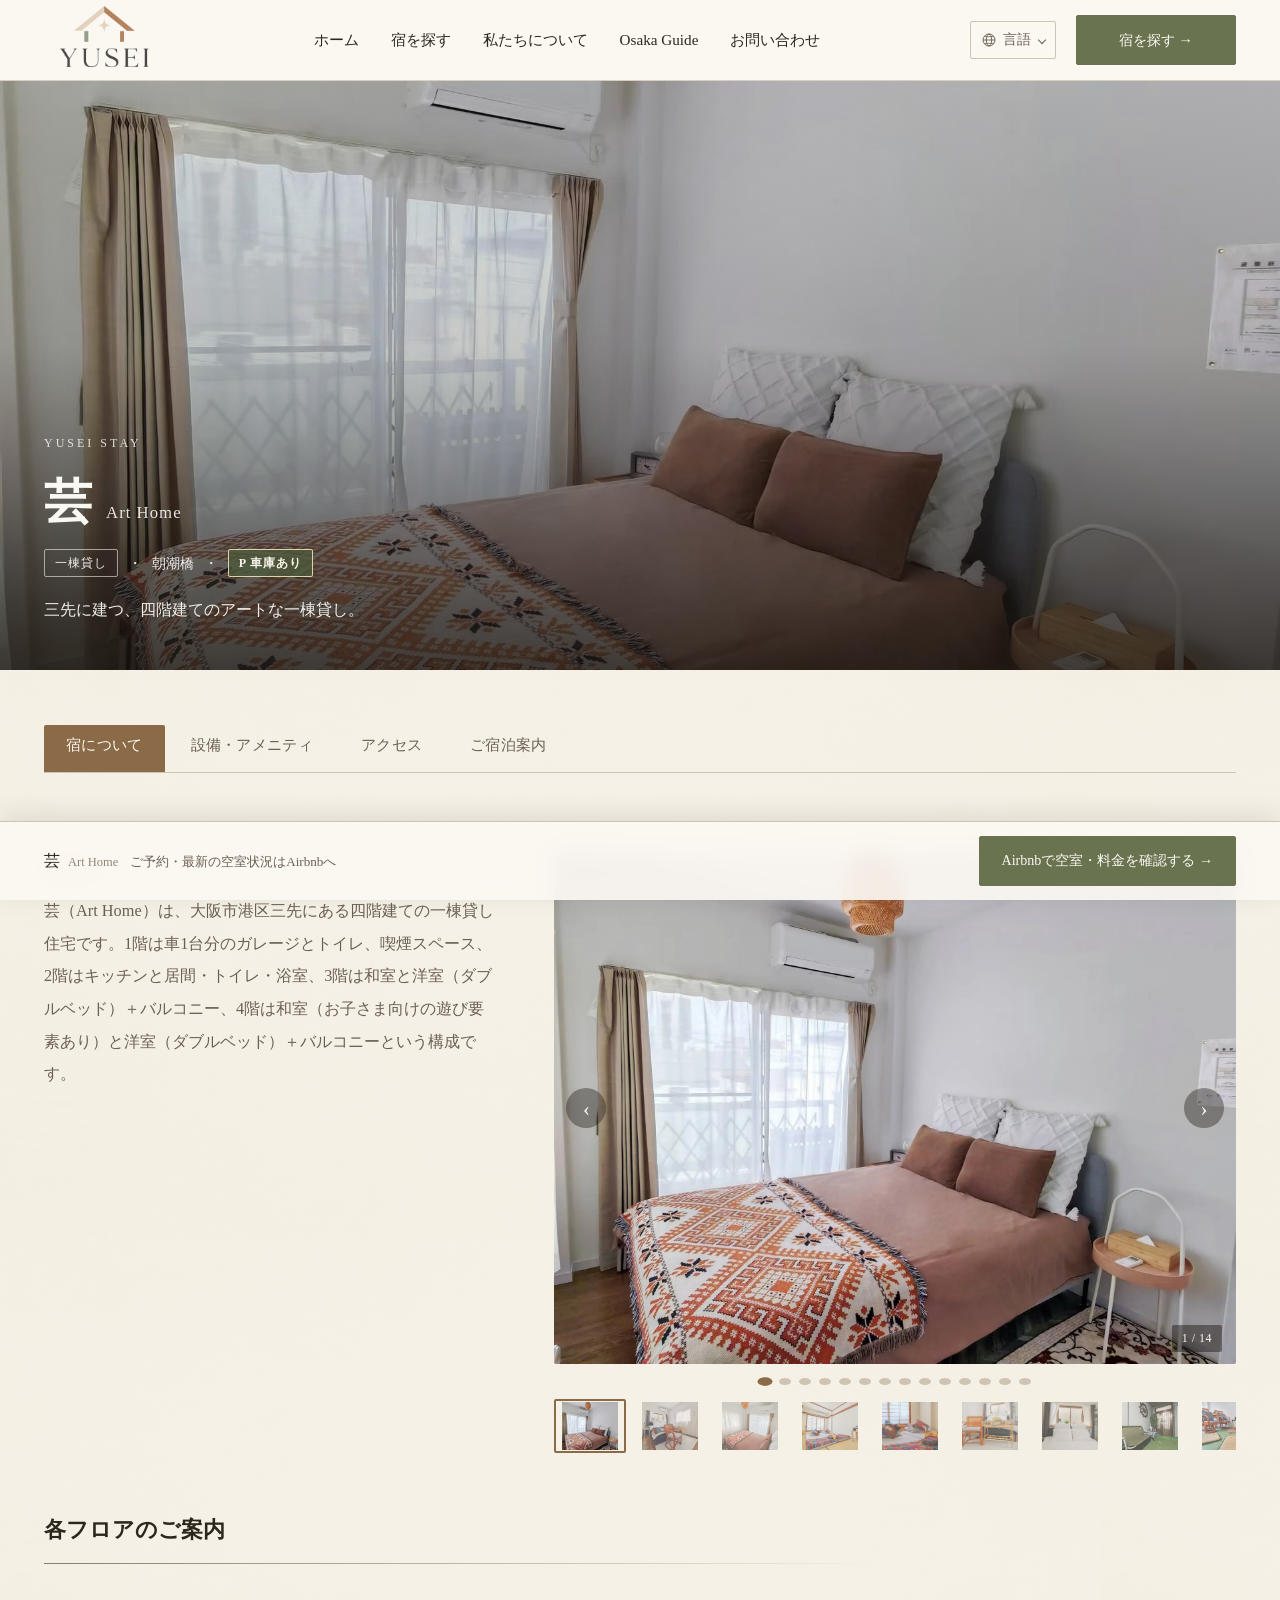
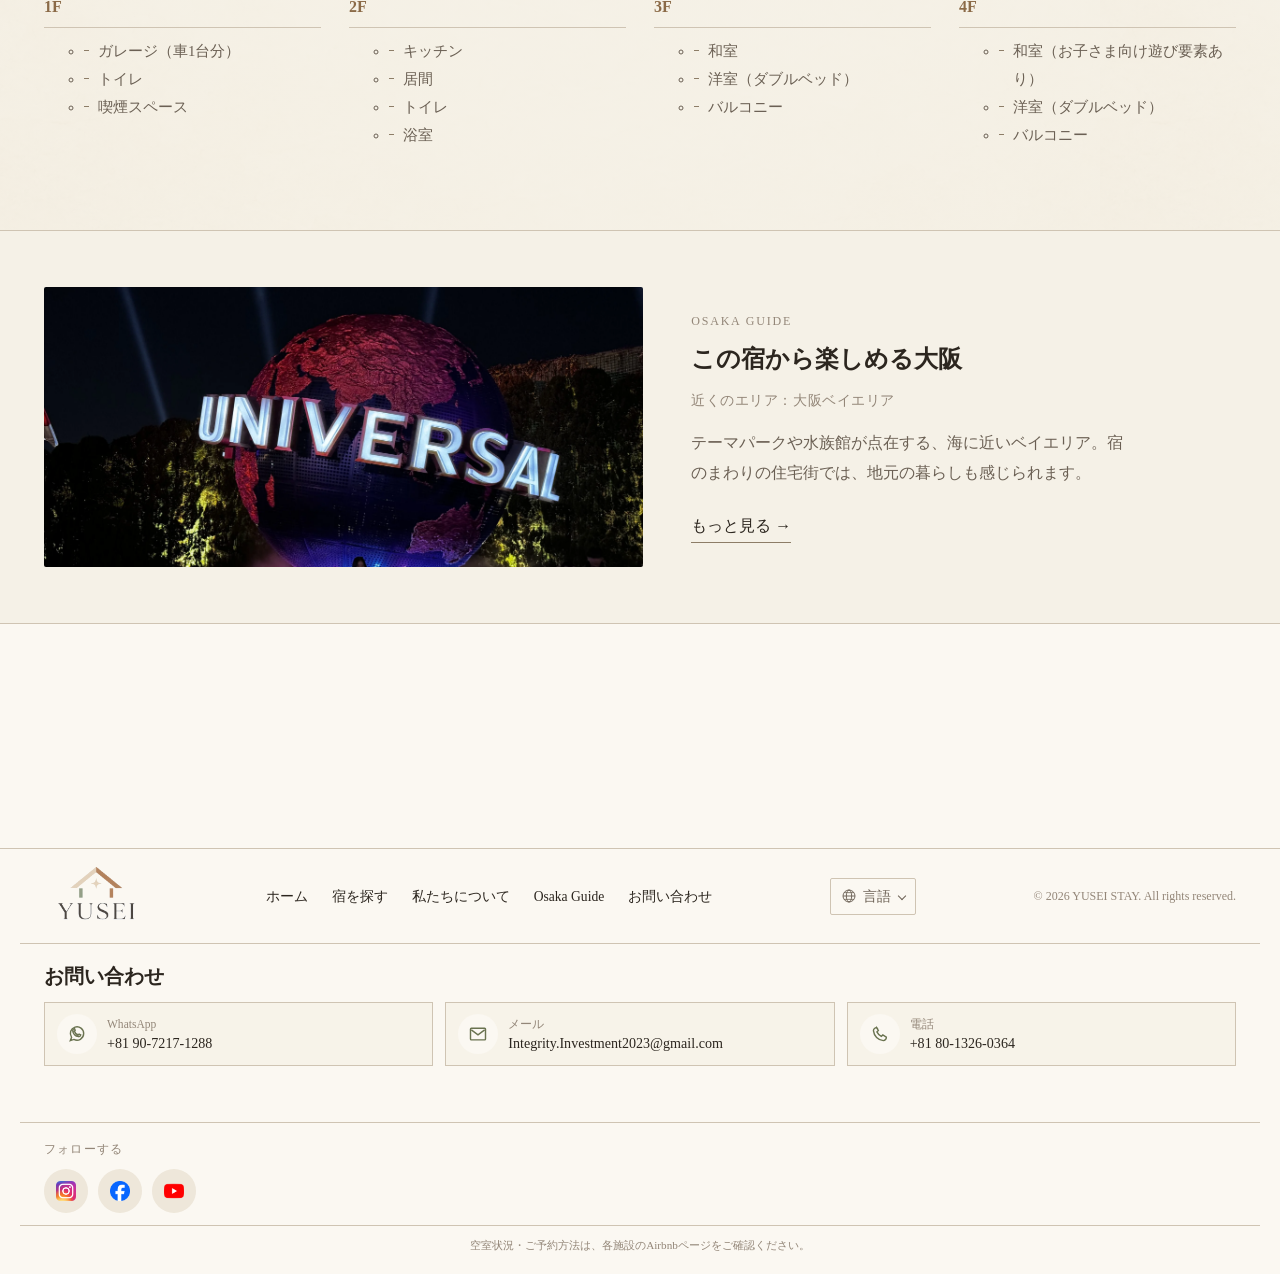
<file: stays/art-home.html>
<!doctype html>
<html lang="ja">
<head>
  <meta charset="UTF-8">
  <meta name="viewport" content="width=device-width, initial-scale=1.0">
  <title>芸 Art Home | YUSEI STAY</title>
  <meta name="description" content="大阪・三先にある四階建てのアートな一棟貸し住宅、芸（Art Home）。設備・アクセス・ご宿泊案内を実際の写真とともにご紹介します。">

  <link rel="stylesheet" href="../css/reset.css">
  <link rel="stylesheet" href="../css/variables.css">
  <link rel="stylesheet" href="../css/global.css">
  <link rel="stylesheet" href="../css/header.css">
  <link rel="stylesheet" href="../css/stay-detail.css">
  <link rel="stylesheet" href="../css/pola-amenities.css">
  <link rel="stylesheet" href="../css/social.css?v=2">
  <link rel="stylesheet" href="../css/motion.css">
  <link rel="stylesheet" href="../css/responsive.css">
</head>
<body data-stay-id="art">

  <header class="site-header" id="site-header">
    <div class="site-header__inner container">

      <a href="../index.html" class="brand" data-i18n-attr="aria-label:brand.ariaLabel" aria-label="YUSEI STAY ホームへ戻る">
        <img src="../assets/logo/yusei-logo.webp" alt="" class="brand__mark">
        <span class="brand__text">
          <span class="brand__name">YUSEI STAY</span>
          <span class="brand__tagline" data-i18n="brand.tagline">暮らすように、泊まる。</span>
        </span>
      </a>

      <nav class="main-nav" data-i18n-attr="aria-label:nav.ariaLabel" aria-label="メインナビゲーション">
        <ul class="main-nav__list">
          <li><a href="../index.html" data-i18n="nav.home">ホーム</a></li>
          <li><a href="../stays.html" data-i18n="nav.findStays">宿を探す</a></li>
          <li><a href="../about.html" data-i18n="nav.about">私たちについて</a></li>
          <li><a href="../tour-guide.html" data-i18n="nav.osakaGuide">Osaka Guide</a></li>
          <li><a href="#footer-contact" data-contact-jump data-i18n="nav.contact">お問い合わせ</a></li>
        </ul>
      </nav>

      <div class="header-utility">
        <div class="lang-switcher" data-lang-switcher>
          <button type="button" class="lang-switcher__trigger" data-lang-trigger aria-expanded="false" data-i18n-attr="aria-label:nav.language.label" aria-label="言語を選択">
            <svg class="lang-switcher__globe" viewBox="0 0 24 24" aria-hidden="true" focusable="false">
              <circle cx="12" cy="12" r="9" fill="none" stroke="currentColor" stroke-width="1.4"></circle>
              <ellipse cx="12" cy="12" rx="4" ry="9" fill="none" stroke="currentColor" stroke-width="1.4"></ellipse>
              <line x1="3" y1="12" x2="21" y2="12" stroke="currentColor" stroke-width="1.4"></line>
              <line x1="4.5" y1="7" x2="19.5" y2="7" stroke="currentColor" stroke-width="1.2"></line>
              <line x1="4.5" y1="17" x2="19.5" y2="17" stroke="currentColor" stroke-width="1.2"></line>
            </svg>
            <span data-i18n="nav.language.generic">言語</span>
          </button>
        </div>

        <a href="../stays.html" class="button button--primary" data-i18n="cta.findStays">宿を探す &rarr;</a>

        <button type="button" class="hamburger" id="hamburger-toggle" aria-expanded="false" aria-controls="mobile-menu">
          <span class="visually-hidden" data-i18n="hamburger.open">メニューを開く</span>
          <span class="hamburger__line" aria-hidden="true"></span>
          <span class="hamburger__line" aria-hidden="true"></span>
          <span class="hamburger__line" aria-hidden="true"></span>
        </button>
      </div>

    </div>

    <div class="mobile-menu" id="mobile-menu" hidden>
      <ul class="mobile-menu__list">
        <li><a href="../index.html" data-i18n="nav.home">ホーム</a></li>
        <li><a href="../stays.html" data-i18n="nav.findStays">宿を探す</a></li>
        <li><a href="../about.html" data-i18n="nav.about">私たちについて</a></li>
        <li><a href="../tour-guide.html" data-i18n="nav.osakaGuide">Osaka Guide</a></li>
        <li><a href="#footer-contact" data-contact-jump data-i18n="nav.contact">お問い合わせ</a></li>
      </ul>
      <div class="mobile-menu__language lang-switcher" data-lang-switcher>
        <button type="button" class="lang-switcher__trigger" data-lang-trigger aria-expanded="false" data-i18n-attr="aria-label:nav.language.label" aria-label="言語を選択">
          <svg class="lang-switcher__globe" viewBox="0 0 24 24" aria-hidden="true" focusable="false">
            <circle cx="12" cy="12" r="9" fill="none" stroke="currentColor" stroke-width="1.4"></circle>
            <ellipse cx="12" cy="12" rx="4" ry="9" fill="none" stroke="currentColor" stroke-width="1.4"></ellipse>
            <line x1="3" y1="12" x2="21" y2="12" stroke="currentColor" stroke-width="1.4"></line>
            <line x1="4.5" y1="7" x2="19.5" y2="7" stroke="currentColor" stroke-width="1.2"></line>
            <line x1="4.5" y1="17" x2="19.5" y2="17" stroke="currentColor" stroke-width="1.2"></line>
          </svg>
          <span data-i18n="nav.language.generic">言語</span>
        </button>
      </div>
      <a href="../stays.html" class="button button--primary button--block" data-i18n="cta.findStays">宿を探す &rarr;</a>
    </div>
  </header>

  <main id="main">

    <section class="stay-hero">
      <div class="stay-hero__media">
        <img src="../assets/properties/stay-03_Art Home/room_picture_1.webp" alt="芸 Art Homeの室内" class="stay-hero__image">
        <div class="stay-hero__overlay" aria-hidden="true"></div>
      </div>
      <div class="stay-hero__container container">
        <p class="stay-hero__eyebrow">YUSEI STAY</p>
        <h1 class="stay-hero__heading">芸<span class="stay-hero__heading-en">Art Home</span></h1>
        <p class="stay-hero__meta">
          <span class="stay-hero__tag" data-i18n="stayDetail.wholeHouse">一棟貸し</span>
          <span aria-hidden="true">・</span>
          <span>朝潮橋</span>
        </p>
        <p class="stay-hero__summary" data-stay-field="tagline">三先に建つ、四階建てのアートな一棟貸し。</p>
      </div>
    </section>

    <section class="stay-tabs-section container" data-reveal>
      <div class="stay-tabs" data-stay-tabs>
        <div class="stay-tablist" role="tablist" data-tablist data-i18n-attr="aria-label:stayDetail.tablist.ariaLabel" aria-label="宿泊施設の詳細タブ">
          <button type="button" role="tab" id="tab-about" aria-controls="panel-about" aria-selected="true" tabindex="0" class="stay-tab"><span data-i18n="stayDetail.tabs.about">宿について</span></button>
          <button type="button" role="tab" id="tab-amenities" aria-controls="panel-amenities" aria-selected="false" tabindex="-1" class="stay-tab"><span data-i18n="stayDetail.tabs.amenities">設備・アメニティ</span></button>
          <button type="button" role="tab" id="tab-access" aria-controls="panel-access" aria-selected="false" tabindex="-1" class="stay-tab"><span data-i18n="stayDetail.tabs.access">アクセス</span></button>
          <button type="button" role="tab" id="tab-guide" aria-controls="panel-guide" aria-selected="false" tabindex="-1" class="stay-tab"><span data-i18n="stayDetail.tabs.guide">ご宿泊案内</span></button>
          <span class="stay-tab-indicator" data-tab-indicator aria-hidden="true"></span>
        </div>

        <div class="stay-panels">

          <section id="panel-about" role="tabpanel" aria-labelledby="tab-about" tabindex="0" class="stay-panel" data-panel>
            <div class="stay-about">
              <div class="stay-about__intro">
                <p class="stay-about__eyebrow">ABOUT</p>
                <p class="stay-about__text" data-stay-field="summary">芸（Art Home）は、大阪市港区三先にある四階建ての一棟貸し住宅です。1階は車1台分のガレージとトイレ、喫煙スペース、2階はキッチンと居間・トイレ・浴室、3階は和室と洋室（ダブルベッド）＋バルコニー、4階は和室（お子さま向けの遊び要素あり）と洋室（ダブルベッド）＋バルコニーという構成です。</p>
                <p class="stay-capacity-note" data-stay-field="capacityNote" hidden></p>
              </div>
              <div class="stay-about__media">
                <div class="stay-gallery" data-stay-gallery>
                  <div class="stay-gallery__viewport" data-gallery-viewport tabindex="0" role="group" data-i18n-attr="aria-label:stayDetail.about.galleryHeading" aria-label="館内の写真">
                    <img class="stay-gallery__img is-active" data-gallery-img src="../assets/properties/stay-03_Art Home/room_picture_1.webp" alt="芸 Art Homeの室内写真 1" loading="eager">
                    <button type="button" class="stay-gallery__nav stay-gallery__nav--prev" data-gallery-prev data-i18n-attr="aria-label:stayDetail.gallery.prev" aria-label="前の写真">&lsaquo;</button>
                    <button type="button" class="stay-gallery__nav stay-gallery__nav--next" data-gallery-next data-i18n-attr="aria-label:stayDetail.gallery.next" aria-label="次の写真">&rsaquo;</button>
                    <div class="stay-gallery__counter" data-gallery-counter aria-hidden="true"></div>
                  </div>
                  <div class="stay-gallery__dots" data-gallery-dots aria-hidden="true"></div>
                  <ul class="stay-gallery__thumbs" data-gallery-thumbs></ul>
                </div>
              </div>
            </div>

            <div class="stay-rooms" data-stay-rooms-wrap>
              <h2 class="stay-section-heading" data-i18n="stayDetail.about.roomsHeading">各フロアのご案内</h2>
              <div class="stay-rooms__divider" aria-hidden="true"></div>
              <ul class="stay-rooms__list" data-stay-field="rooms">
                <li class="stay-rooms__item">
                  <h3>1F</h3>
                  <ul>
                    <li>ガレージ（車1台分）</li>
                    <li>トイレ</li>
                    <li>喫煙スペース</li>
                  </ul>
                </li>
                <li class="stay-rooms__item">
                  <h3>2F</h3>
                  <ul>
                    <li>キッチン</li>
                    <li>居間</li>
                    <li>トイレ</li>
                    <li>浴室</li>
                  </ul>
                </li>
                <li class="stay-rooms__item">
                  <h3>3F</h3>
                  <ul>
                    <li>和室</li>
                    <li>洋室（ダブルベッド）</li>
                    <li>バルコニー</li>
                  </ul>
                </li>
                <li class="stay-rooms__item">
                  <h3>4F</h3>
                  <ul>
                    <li>和室（お子さま向け遊び要素あり）</li>
                    <li>洋室（ダブルベッド）</li>
                    <li>バルコニー</li>
                  </ul>
                </li>
              </ul>
            </div>
          </section>

          <section id="panel-amenities" role="tabpanel" aria-labelledby="tab-amenities" tabindex="0" class="stay-panel" data-panel hidden>
            <div data-stay-render="amenities"></div>
            <noscript><p class="stay-noscript">JavaScriptが無効です。設備の詳細は<a href="https://www.airbnb.com/h/arthome2025" target="_blank" rel="noopener noreferrer">Airbnbの施設ページ</a>でご確認ください。</p></noscript>
          </section>

          <section id="panel-access" role="tabpanel" aria-labelledby="tab-access" tabindex="0" class="stay-panel" data-panel hidden>
            <div data-stay-render="access"></div>
            <noscript><p class="stay-noscript">JavaScriptが無効です。アクセスの詳細は<a href="https://www.airbnb.com/h/arthome2025" target="_blank" rel="noopener noreferrer">Airbnbの施設ページ</a>でご確認ください。</p></noscript>
          </section>

          <section id="panel-guide" role="tabpanel" aria-labelledby="tab-guide" tabindex="0" class="stay-panel" data-panel hidden>
            <div data-stay-render="guide"></div>
            <noscript><p class="stay-noscript">JavaScriptが無効です。ご宿泊案内の詳細は<a href="https://www.airbnb.com/h/arthome2025" target="_blank" rel="noopener noreferrer">Airbnbの施設ページ</a>でご確認ください。</p></noscript>
          </section>

        </div>
      </div>
    </section>

    <section class="stay-booking">
      <div class="container stay-booking__inner" data-reveal>
        <div class="stay-booking__copy">
          <h2 class="stay-booking__heading" data-i18n="stayDetail.booking.heading">ご予約について</h2>
          <p class="stay-booking__note" data-i18n="stayDetail.guide.availabilityNote">空室状況・料金・キャンセル条件はAirbnbでご確認ください。</p>
        </div>
        <a href="https://www.airbnb.com/h/arthome2025" class="button button--primary" target="_blank" rel="noopener noreferrer" data-i18n="stayDetail.booking.cta">Airbnbで空室・料金を確認する &rarr;</a>
      </div>
    </section>

  </main>

  <footer class="site-footer">
    <div class="site-footer__inner container">

      <a href="../index.html" class="site-footer__brand" data-i18n-attr="aria-label:brand.ariaLabel" aria-label="YUSEI STAY ホームへ戻る">
        <img src="../assets/logo/yusei-logo.webp" alt="" class="brand__mark">
        <div>
          <p class="site-footer__brand-name">YUSEI STAY</p>
          <p class="site-footer__brand-tagline" data-i18n="brand.tagline">暮らすように、泊まる。</p>
        </div>
      </a>

      <nav class="site-footer__links" data-i18n-attr="aria-label:footer.navAriaLabel" aria-label="フッターナビゲーション">
        <ul>
          <li><a href="../index.html" data-i18n="nav.home">ホーム</a></li>
          <li><a href="../stays.html" data-i18n="nav.findStays">宿を探す</a></li>
          <li><a href="../about.html" data-i18n="nav.about">私たちについて</a></li>
          <li><a href="../tour-guide.html" data-i18n="nav.osakaGuide">Osaka Guide</a></li>
          <li><a href="#footer-contact" data-contact-jump data-i18n="nav.contact">お問い合わせ</a></li>
        </ul>
      </nav>

      <div class="site-footer__language lang-switcher" data-lang-switcher>
        <button type="button" class="lang-switcher__trigger" data-lang-trigger aria-expanded="false" data-i18n-attr="aria-label:nav.language.label" aria-label="言語を選択">
          <svg class="lang-switcher__globe" viewBox="0 0 24 24" aria-hidden="true" focusable="false">
            <circle cx="12" cy="12" r="9" fill="none" stroke="currentColor" stroke-width="1.4"></circle>
            <ellipse cx="12" cy="12" rx="4" ry="9" fill="none" stroke="currentColor" stroke-width="1.4"></ellipse>
            <line x1="3" y1="12" x2="21" y2="12" stroke="currentColor" stroke-width="1.4"></line>
            <line x1="4.5" y1="7" x2="19.5" y2="7" stroke="currentColor" stroke-width="1.2"></line>
            <line x1="4.5" y1="17" x2="19.5" y2="17" stroke="currentColor" stroke-width="1.2"></line>
          </svg>
          <span data-i18n="nav.language.generic">言語</span>
        </button>
      </div>

      <p class="site-footer__copyright">&copy; 2026 YUSEI STAY. All rights reserved.</p>
    </div>

    <section class="site-footer__contact container" id="footer-contact" aria-labelledby="footer-contact-title">
      <h2 class="site-footer__contact-title" id="footer-contact-title" data-i18n="footer.contact">お問い合わせ</h2>
      <ul class="contact-links">
        <li>
          <a class="contact-link" data-contact-channel="whatsapp">
            <span class="contact-link__icon" aria-hidden="true"><svg viewBox="0 0 24 24" fill="none" stroke="currentColor" stroke-width="1.7"><path d="M20 11.5a8 8 0 0 1-11.8 7L4 20l1.5-4A8 8 0 1 1 20 11.5Z"/><path d="M9 8.5c.5 2.2 2.2 3.9 4.5 4.7l1-1 2 .8c-.2 1.3-1.2 2.2-2.5 2.2-3.8-.5-6.7-3.4-7.2-7.2 0-1.3.9-2.3 2.2-2.5l.8 2-1 .9Z"/></svg></span>
            <span class="contact-link__copy"><span class="contact-link__label" data-i18n="footer.contact.whatsapp">WhatsApp</span><span class="contact-link__value" data-i18n="footer.contact.pending">準備中</span></span>
          </a>
        </li>
        <li>
          <a class="contact-link" data-contact-channel="email">
            <span class="contact-link__icon" aria-hidden="true"><svg viewBox="0 0 24 24" fill="none" stroke="currentColor" stroke-width="1.7"><rect x="3" y="5" width="18" height="14" rx="1"/><path d="m4 7 8 6 8-6"/></svg></span>
            <span class="contact-link__copy"><span class="contact-link__label" data-i18n="footer.contact.email">メール</span><span class="contact-link__value" data-i18n="footer.contact.pending">準備中</span></span>
          </a>
        </li>
        <li>
          <a class="contact-link" data-contact-channel="phone">
            <span class="contact-link__icon" aria-hidden="true"><svg viewBox="0 0 24 24" fill="none" stroke="currentColor" stroke-width="1.7"><path d="M7.2 3.5 10 7.7 8.3 9.5c1.1 2.4 2.9 4.2 5.3 5.3l1.8-1.7 4.2 2.8c.1 2-1.4 4-3.6 4-6.4-.7-11.2-5.5-11.9-11.9 0-2.1 2-3.7 4-3.6Z"/></svg></span>
            <span class="contact-link__copy"><span class="contact-link__label" data-i18n="footer.contact.phone">電話</span><span class="contact-link__value" data-i18n="footer.contact.pending">準備中</span></span>
          </a>
        </li>
      </ul>
    </section>
    <div class="site-footer__social container">
      <p class="site-footer__social-label" data-i18n="footer.followUs">フォローする</p>
      <ul class="social-icons">
        <li>
          <span class="social-icon" data-social="instagram">
            <img src="../assets/icon/Instagram_1.webp" alt="" class="social-icon__img" aria-hidden="true">
            <span class="visually-hidden">Instagram</span>
          </span>
        </li>
        <li>
          <span class="social-icon" data-social="facebook">
            <img src="../assets/icon/Facebook_1.webp" alt="" class="social-icon__img" aria-hidden="true">
            <span class="visually-hidden">Facebook</span>
          </span>
        </li>
        <li>
          <span class="social-icon" data-social="youtube">
            <img src="../assets/icon/Youtube_1.webp" alt="" class="social-icon__img" aria-hidden="true">
            <span class="visually-hidden">YouTube</span>
          </span>
        </li>
      </ul>
    </div>

    <p class="site-footer__note container" data-i18n="footer.note">空室状況・ご予約方法は、各施設のAirbnbページをご確認ください。</p>
  </footer>

  <dialog id="info-dialog" aria-labelledby="info-dialog-title">
    <button type="button" id="info-dialog-close" class="info-dialog__close" data-i18n-attr="aria-label:dialog.close" aria-label="閉じる">&times;</button>
    <h2 id="info-dialog-title"></h2>
    <div id="info-dialog-body"></div>
  </dialog>

  <script src="../js/i18n.js"></script>
  <script src="../js/language-switcher.js"></script>
  <script src="../js/navigation.js"></script>
  <script src="../js/contact-config.js?v=2"></script>
  <script src="../js/contact-links.js?v=2"></script>
  <script src="../js/social-config.js"></script>
  <script src="../js/social-links.js"></script>
  <script src="../js/animations.js"></script>
  <script src="../js/main.js"></script>
  <script src="../js/stay-data.js"></script>
  <script src="../js/stay-detail.js"></script>
</body>
</html>
</file>
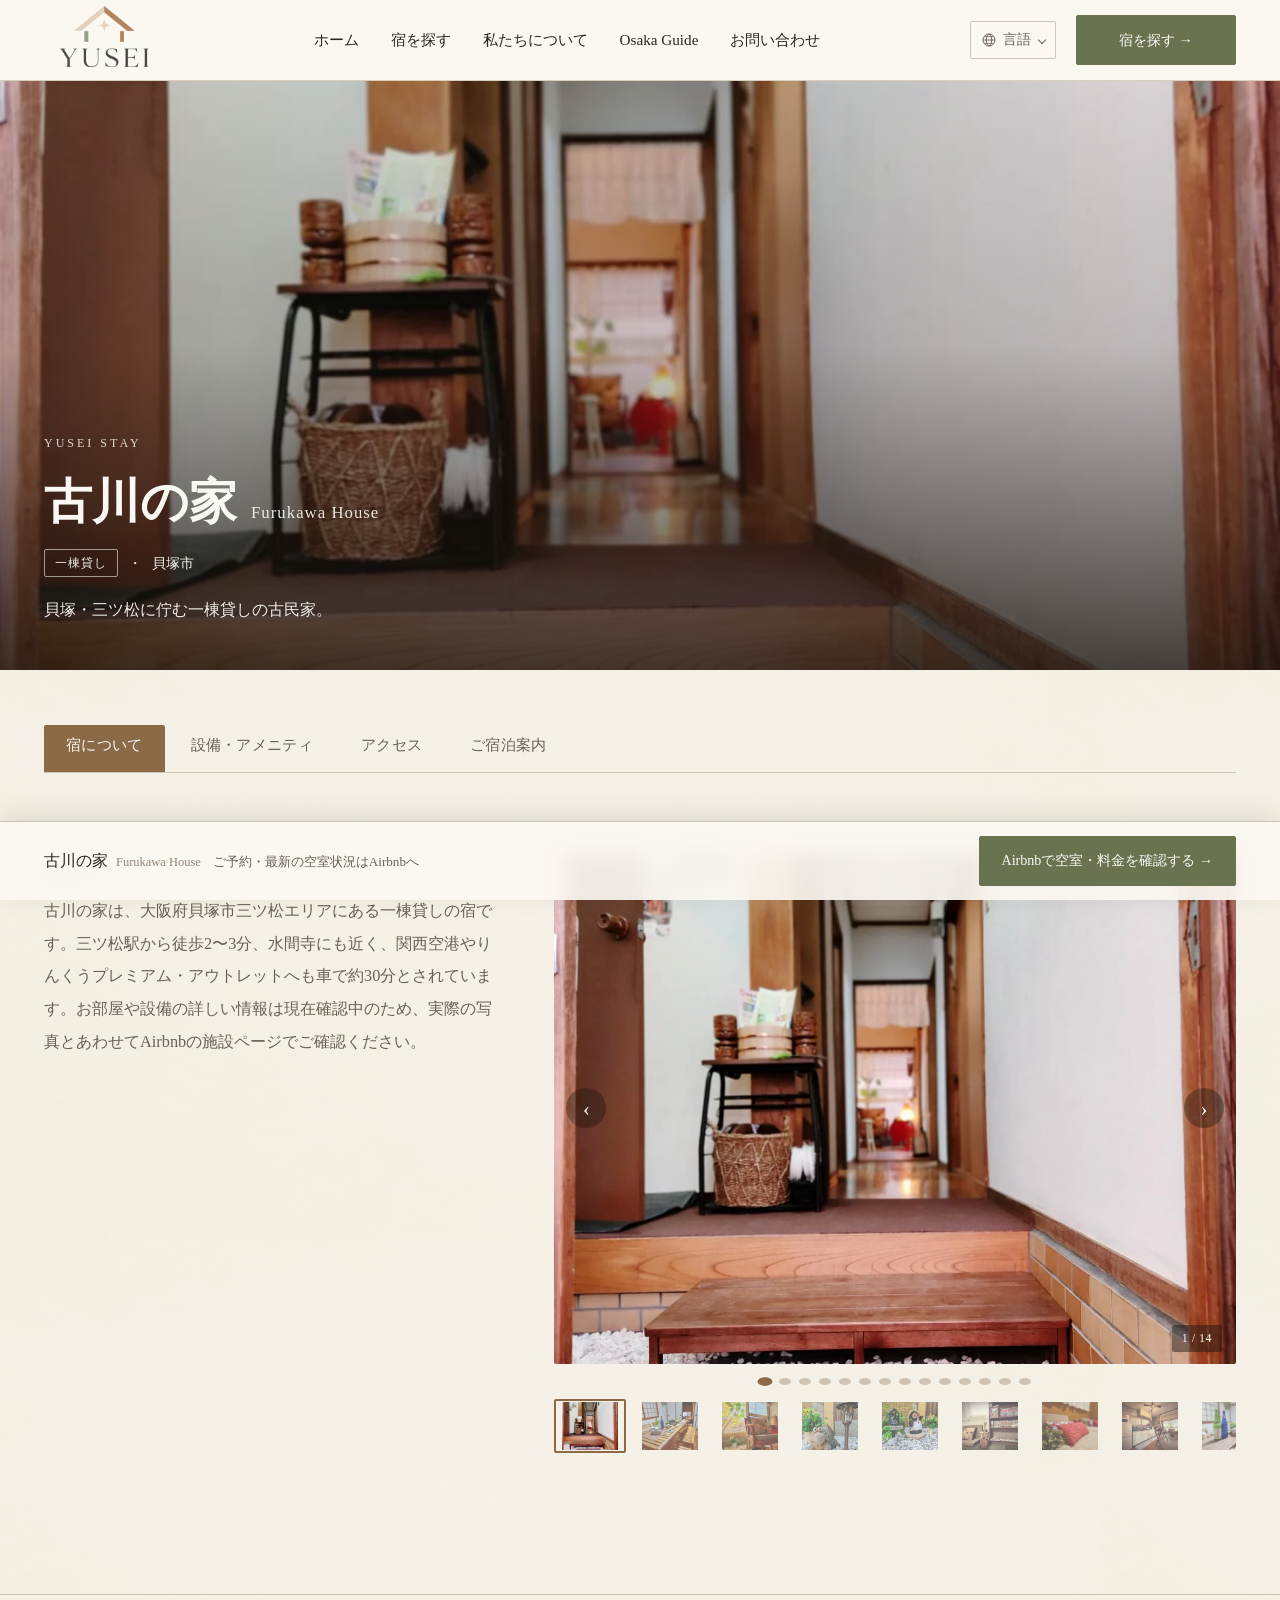
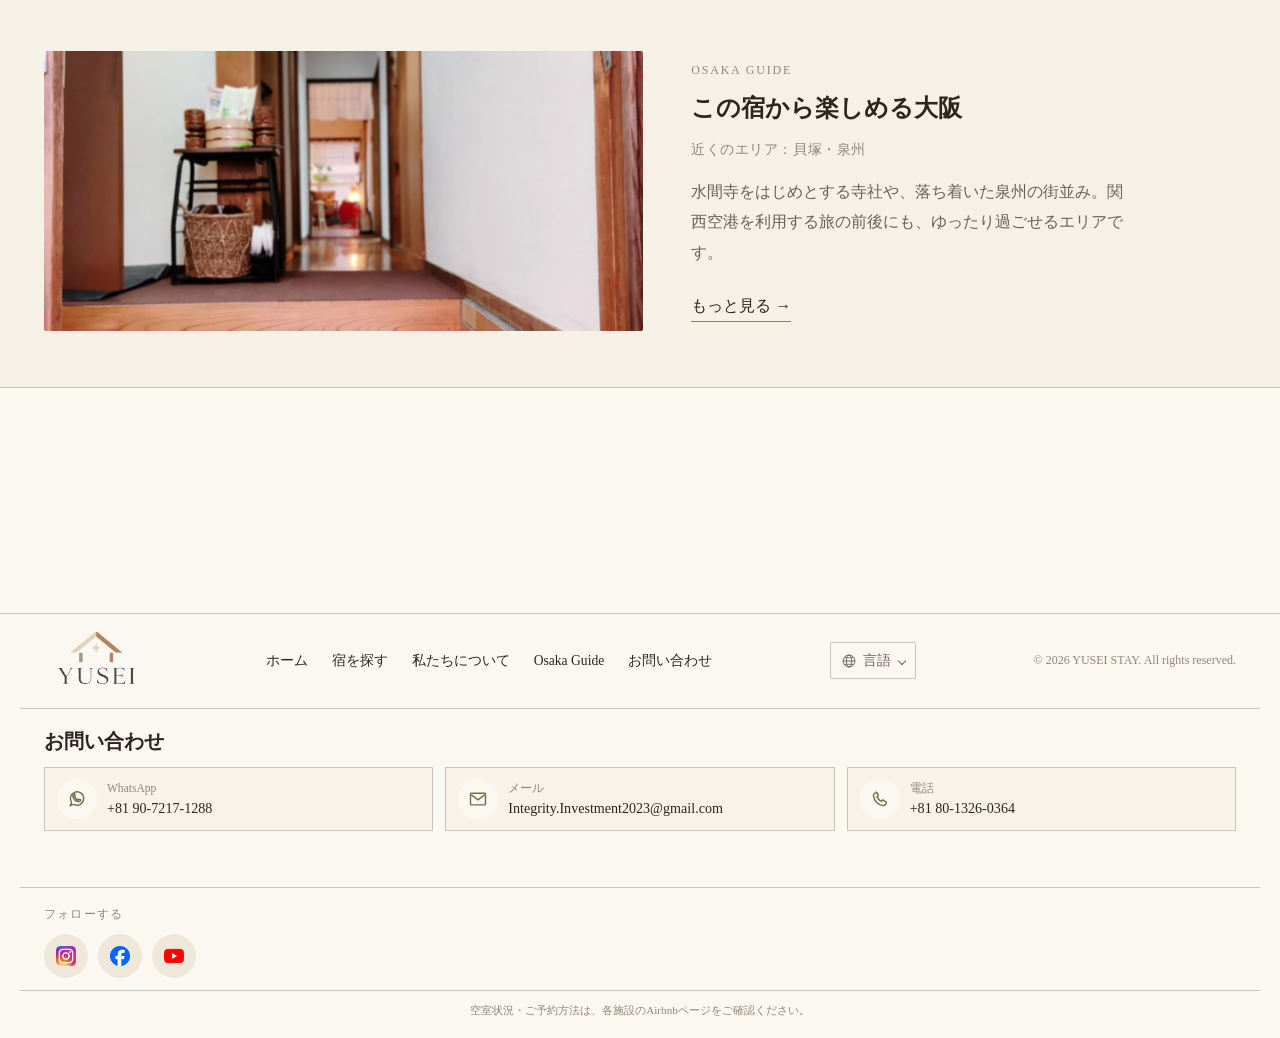
<file: stays/furukawa-house.html>
<!doctype html>
<html lang="ja">
<head>
  <meta charset="UTF-8">
  <meta name="viewport" content="width=device-width, initial-scale=1.0">
  <title>古川の家 Furukawa House | YUSEI STAY</title>
  <meta name="description" content="大阪府貝塚市三ツ松エリアにある一棟貸しの宿、古川の家（Furukawa House）。実際の写真とご案内、Airbnbでの確認事項をまとめています。">

  <link rel="stylesheet" href="../css/reset.css">
  <link rel="stylesheet" href="../css/variables.css">
  <link rel="stylesheet" href="../css/global.css">
  <link rel="stylesheet" href="../css/header.css">
  <link rel="stylesheet" href="../css/stay-detail.css">
  <link rel="stylesheet" href="../css/pola-amenities.css">
  <link rel="stylesheet" href="../css/social.css?v=2">
  <link rel="stylesheet" href="../css/motion.css">
  <link rel="stylesheet" href="../css/responsive.css">
</head>
<body data-stay-id="furukawa">

  <header class="site-header" id="site-header">
    <div class="site-header__inner container">

      <a href="../index.html" class="brand" data-i18n-attr="aria-label:brand.ariaLabel" aria-label="YUSEI STAY ホームへ戻る">
        <img src="../assets/logo/yusei-logo.webp" alt="" class="brand__mark">
        <span class="brand__text">
          <span class="brand__name">YUSEI STAY</span>
          <span class="brand__tagline" data-i18n="brand.tagline">暮らすように、泊まる。</span>
        </span>
      </a>

      <nav class="main-nav" data-i18n-attr="aria-label:nav.ariaLabel" aria-label="メインナビゲーション">
        <ul class="main-nav__list">
          <li><a href="../index.html" data-i18n="nav.home">ホーム</a></li>
          <li><a href="../stays.html" data-i18n="nav.findStays">宿を探す</a></li>
          <li><a href="../about.html" data-i18n="nav.about">私たちについて</a></li>
          <li><a href="../tour-guide.html" data-i18n="nav.osakaGuide">Osaka Guide</a></li>
          <li><a href="#footer-contact" data-contact-jump data-i18n="nav.contact">お問い合わせ</a></li>
        </ul>
      </nav>

      <div class="header-utility">
        <div class="lang-switcher" data-lang-switcher>
          <button type="button" class="lang-switcher__trigger" data-lang-trigger aria-expanded="false" data-i18n-attr="aria-label:nav.language.label" aria-label="言語を選択">
            <svg class="lang-switcher__globe" viewBox="0 0 24 24" aria-hidden="true" focusable="false">
              <circle cx="12" cy="12" r="9" fill="none" stroke="currentColor" stroke-width="1.4"></circle>
              <ellipse cx="12" cy="12" rx="4" ry="9" fill="none" stroke="currentColor" stroke-width="1.4"></ellipse>
              <line x1="3" y1="12" x2="21" y2="12" stroke="currentColor" stroke-width="1.4"></line>
              <line x1="4.5" y1="7" x2="19.5" y2="7" stroke="currentColor" stroke-width="1.2"></line>
              <line x1="4.5" y1="17" x2="19.5" y2="17" stroke="currentColor" stroke-width="1.2"></line>
            </svg>
            <span data-i18n="nav.language.generic">言語</span>
          </button>
        </div>

        <a href="../stays.html" class="button button--primary" data-i18n="cta.findStays">宿を探す &rarr;</a>

        <button type="button" class="hamburger" id="hamburger-toggle" aria-expanded="false" aria-controls="mobile-menu">
          <span class="visually-hidden" data-i18n="hamburger.open">メニューを開く</span>
          <span class="hamburger__line" aria-hidden="true"></span>
          <span class="hamburger__line" aria-hidden="true"></span>
          <span class="hamburger__line" aria-hidden="true"></span>
        </button>
      </div>

    </div>

    <div class="mobile-menu" id="mobile-menu" hidden>
      <ul class="mobile-menu__list">
        <li><a href="../index.html" data-i18n="nav.home">ホーム</a></li>
        <li><a href="../stays.html" data-i18n="nav.findStays">宿を探す</a></li>
        <li><a href="../about.html" data-i18n="nav.about">私たちについて</a></li>
        <li><a href="../tour-guide.html" data-i18n="nav.osakaGuide">Osaka Guide</a></li>
        <li><a href="#footer-contact" data-contact-jump data-i18n="nav.contact">お問い合わせ</a></li>
      </ul>
      <div class="mobile-menu__language lang-switcher" data-lang-switcher>
        <button type="button" class="lang-switcher__trigger" data-lang-trigger aria-expanded="false" data-i18n-attr="aria-label:nav.language.label" aria-label="言語を選択">
          <svg class="lang-switcher__globe" viewBox="0 0 24 24" aria-hidden="true" focusable="false">
            <circle cx="12" cy="12" r="9" fill="none" stroke="currentColor" stroke-width="1.4"></circle>
            <ellipse cx="12" cy="12" rx="4" ry="9" fill="none" stroke="currentColor" stroke-width="1.4"></ellipse>
            <line x1="3" y1="12" x2="21" y2="12" stroke="currentColor" stroke-width="1.4"></line>
            <line x1="4.5" y1="7" x2="19.5" y2="7" stroke="currentColor" stroke-width="1.2"></line>
            <line x1="4.5" y1="17" x2="19.5" y2="17" stroke="currentColor" stroke-width="1.2"></line>
          </svg>
          <span data-i18n="nav.language.generic">言語</span>
        </button>
      </div>
      <a href="../stays.html" class="button button--primary button--block" data-i18n="cta.findStays">宿を探す &rarr;</a>
    </div>
  </header>

  <main id="main">

    <section class="stay-hero">
      <div class="stay-hero__media">
        <img src="../assets/properties/stay-06_Furukawa House/room_picture_1.webp" alt="古川の家 Furukawa Houseの室内" class="stay-hero__image">
        <div class="stay-hero__overlay" aria-hidden="true"></div>
      </div>
      <div class="stay-hero__container container">
        <p class="stay-hero__eyebrow">YUSEI STAY</p>
        <h1 class="stay-hero__heading">古川の家<span class="stay-hero__heading-en">Furukawa House</span></h1>
        <p class="stay-hero__meta">
          <span class="stay-hero__tag" data-i18n="stayDetail.wholeHouse">一棟貸し</span>
          <span aria-hidden="true">・</span>
          <span>貝塚市</span>
        </p>
        <p class="stay-hero__summary" data-stay-field="tagline">貝塚・三ツ松に佇む一棟貸しの古民家。</p>
      </div>
    </section>

    <section class="stay-tabs-section container" data-reveal>
      <div class="stay-tabs" data-stay-tabs>
        <div class="stay-tablist" role="tablist" data-tablist data-i18n-attr="aria-label:stayDetail.tablist.ariaLabel" aria-label="宿泊施設の詳細タブ">
          <button type="button" role="tab" id="tab-about" aria-controls="panel-about" aria-selected="true" tabindex="0" class="stay-tab"><span data-i18n="stayDetail.tabs.about">宿について</span></button>
          <button type="button" role="tab" id="tab-amenities" aria-controls="panel-amenities" aria-selected="false" tabindex="-1" class="stay-tab"><span data-i18n="stayDetail.tabs.amenities">設備・アメニティ</span></button>
          <button type="button" role="tab" id="tab-access" aria-controls="panel-access" aria-selected="false" tabindex="-1" class="stay-tab"><span data-i18n="stayDetail.tabs.access">アクセス</span></button>
          <button type="button" role="tab" id="tab-guide" aria-controls="panel-guide" aria-selected="false" tabindex="-1" class="stay-tab"><span data-i18n="stayDetail.tabs.guide">ご宿泊案内</span></button>
          <span class="stay-tab-indicator" data-tab-indicator aria-hidden="true"></span>
        </div>

        <div class="stay-panels">

          <section id="panel-about" role="tabpanel" aria-labelledby="tab-about" tabindex="0" class="stay-panel" data-panel>
            <div class="stay-about">
              <div class="stay-about__intro">
                <p class="stay-about__eyebrow">ABOUT</p>
                <p class="stay-about__text" data-stay-field="summary">古川の家は、大阪府貝塚市三ツ松エリアにある一棟貸しの宿です。三ツ松駅から徒歩2〜3分、水間寺にも近く、関西空港やりんくうプレミアム・アウトレットへも車で約30分とされています。お部屋や設備の詳しい情報は現在確認中のため、実際の写真とあわせてAirbnbの施設ページでご確認ください。</p>
              </div>
              <div class="stay-about__media">
                <div class="stay-gallery" data-stay-gallery>
                  <div class="stay-gallery__viewport" data-gallery-viewport tabindex="0" role="group" data-i18n-attr="aria-label:stayDetail.about.galleryHeading" aria-label="館内の写真">
                    <img class="stay-gallery__img is-active" data-gallery-img src="../assets/properties/stay-06_Furukawa House/room_picture_1.webp" alt="古川の家 Furukawa Houseの室内写真 1" loading="eager">
                    <button type="button" class="stay-gallery__nav stay-gallery__nav--prev" data-gallery-prev data-i18n-attr="aria-label:stayDetail.gallery.prev" aria-label="前の写真">&lsaquo;</button>
                    <button type="button" class="stay-gallery__nav stay-gallery__nav--next" data-gallery-next data-i18n-attr="aria-label:stayDetail.gallery.next" aria-label="次の写真">&rsaquo;</button>
                    <div class="stay-gallery__counter" data-gallery-counter aria-hidden="true"></div>
                  </div>
                  <div class="stay-gallery__dots" data-gallery-dots aria-hidden="true"></div>
                  <ul class="stay-gallery__thumbs" data-gallery-thumbs></ul>
                </div>
              </div>
            </div>
          </section>

          <section id="panel-amenities" role="tabpanel" aria-labelledby="tab-amenities" tabindex="0" class="stay-panel" data-panel hidden>
            <div data-stay-render="amenities"></div>
            <noscript><p class="stay-noscript">JavaScriptが無効です。設備の詳細は<a href="https://www.airbnb.com/h/furukawa" target="_blank" rel="noopener noreferrer">Airbnbの施設ページ</a>でご確認ください。</p></noscript>
          </section>

          <section id="panel-access" role="tabpanel" aria-labelledby="tab-access" tabindex="0" class="stay-panel" data-panel hidden>
            <div data-stay-render="access"></div>
            <noscript><p class="stay-noscript">JavaScriptが無効です。アクセスの詳細は<a href="https://www.airbnb.com/h/furukawa" target="_blank" rel="noopener noreferrer">Airbnbの施設ページ</a>でご確認ください。</p></noscript>
          </section>

          <section id="panel-guide" role="tabpanel" aria-labelledby="tab-guide" tabindex="0" class="stay-panel" data-panel hidden>
            <div data-stay-render="guide"></div>
            <noscript><p class="stay-noscript">JavaScriptが無効です。ご宿泊案内の詳細は<a href="https://www.airbnb.com/h/furukawa" target="_blank" rel="noopener noreferrer">Airbnbの施設ページ</a>でご確認ください。</p></noscript>
          </section>

        </div>
      </div>
    </section>

    <section class="stay-booking">
      <div class="container stay-booking__inner" data-reveal>
        <div class="stay-booking__copy">
          <h2 class="stay-booking__heading" data-i18n="stayDetail.booking.heading">ご予約について</h2>
          <p class="stay-booking__note" data-i18n="stayDetail.guide.availabilityNote">空室状況・料金・キャンセル条件はAirbnbでご確認ください。</p>
        </div>
        <a href="https://www.airbnb.com/h/furukawa" class="button button--primary" target="_blank" rel="noopener noreferrer" data-i18n="stayDetail.booking.cta">Airbnbで空室・料金を確認する &rarr;</a>
      </div>
    </section>

  </main>

  <footer class="site-footer">
    <div class="site-footer__inner container">

      <a href="../index.html" class="site-footer__brand" data-i18n-attr="aria-label:brand.ariaLabel" aria-label="YUSEI STAY ホームへ戻る">
        <img src="../assets/logo/yusei-logo.webp" alt="" class="brand__mark">
        <div>
          <p class="site-footer__brand-name">YUSEI STAY</p>
          <p class="site-footer__brand-tagline" data-i18n="brand.tagline">暮らすように、泊まる。</p>
        </div>
      </a>

      <nav class="site-footer__links" data-i18n-attr="aria-label:footer.navAriaLabel" aria-label="フッターナビゲーション">
        <ul>
          <li><a href="../index.html" data-i18n="nav.home">ホーム</a></li>
          <li><a href="../stays.html" data-i18n="nav.findStays">宿を探す</a></li>
          <li><a href="../about.html" data-i18n="nav.about">私たちについて</a></li>
          <li><a href="../tour-guide.html" data-i18n="nav.osakaGuide">Osaka Guide</a></li>
          <li><a href="#footer-contact" data-contact-jump data-i18n="nav.contact">お問い合わせ</a></li>
        </ul>
      </nav>

      <div class="site-footer__language lang-switcher" data-lang-switcher>
        <button type="button" class="lang-switcher__trigger" data-lang-trigger aria-expanded="false" data-i18n-attr="aria-label:nav.language.label" aria-label="言語を選択">
          <svg class="lang-switcher__globe" viewBox="0 0 24 24" aria-hidden="true" focusable="false">
            <circle cx="12" cy="12" r="9" fill="none" stroke="currentColor" stroke-width="1.4"></circle>
            <ellipse cx="12" cy="12" rx="4" ry="9" fill="none" stroke="currentColor" stroke-width="1.4"></ellipse>
            <line x1="3" y1="12" x2="21" y2="12" stroke="currentColor" stroke-width="1.4"></line>
            <line x1="4.5" y1="7" x2="19.5" y2="7" stroke="currentColor" stroke-width="1.2"></line>
            <line x1="4.5" y1="17" x2="19.5" y2="17" stroke="currentColor" stroke-width="1.2"></line>
          </svg>
          <span data-i18n="nav.language.generic">言語</span>
        </button>
      </div>

      <p class="site-footer__copyright">&copy; 2026 YUSEI STAY. All rights reserved.</p>
    </div>

    <section class="site-footer__contact container" id="footer-contact" aria-labelledby="footer-contact-title">
      <h2 class="site-footer__contact-title" id="footer-contact-title" data-i18n="footer.contact">お問い合わせ</h2>
      <ul class="contact-links">
        <li>
          <a class="contact-link" data-contact-channel="whatsapp">
            <span class="contact-link__icon" aria-hidden="true"><svg viewBox="0 0 24 24" fill="none" stroke="currentColor" stroke-width="1.7"><path d="M20 11.5a8 8 0 0 1-11.8 7L4 20l1.5-4A8 8 0 1 1 20 11.5Z"/><path d="M9 8.5c.5 2.2 2.2 3.9 4.5 4.7l1-1 2 .8c-.2 1.3-1.2 2.2-2.5 2.2-3.8-.5-6.7-3.4-7.2-7.2 0-1.3.9-2.3 2.2-2.5l.8 2-1 .9Z"/></svg></span>
            <span class="contact-link__copy"><span class="contact-link__label" data-i18n="footer.contact.whatsapp">WhatsApp</span><span class="contact-link__value" data-i18n="footer.contact.pending">準備中</span></span>
          </a>
        </li>
        <li>
          <a class="contact-link" data-contact-channel="email">
            <span class="contact-link__icon" aria-hidden="true"><svg viewBox="0 0 24 24" fill="none" stroke="currentColor" stroke-width="1.7"><rect x="3" y="5" width="18" height="14" rx="1"/><path d="m4 7 8 6 8-6"/></svg></span>
            <span class="contact-link__copy"><span class="contact-link__label" data-i18n="footer.contact.email">メール</span><span class="contact-link__value" data-i18n="footer.contact.pending">準備中</span></span>
          </a>
        </li>
        <li>
          <a class="contact-link" data-contact-channel="phone">
            <span class="contact-link__icon" aria-hidden="true"><svg viewBox="0 0 24 24" fill="none" stroke="currentColor" stroke-width="1.7"><path d="M7.2 3.5 10 7.7 8.3 9.5c1.1 2.4 2.9 4.2 5.3 5.3l1.8-1.7 4.2 2.8c.1 2-1.4 4-3.6 4-6.4-.7-11.2-5.5-11.9-11.9 0-2.1 2-3.7 4-3.6Z"/></svg></span>
            <span class="contact-link__copy"><span class="contact-link__label" data-i18n="footer.contact.phone">電話</span><span class="contact-link__value" data-i18n="footer.contact.pending">準備中</span></span>
          </a>
        </li>
      </ul>
    </section>
    <div class="site-footer__social container">
      <p class="site-footer__social-label" data-i18n="footer.followUs">フォローする</p>
      <ul class="social-icons">
        <li>
          <span class="social-icon" data-social="instagram">
            <img src="../assets/icon/Instagram_1.webp" alt="" class="social-icon__img" aria-hidden="true">
            <span class="visually-hidden">Instagram</span>
          </span>
        </li>
        <li>
          <span class="social-icon" data-social="facebook">
            <img src="../assets/icon/Facebook_1.webp" alt="" class="social-icon__img" aria-hidden="true">
            <span class="visually-hidden">Facebook</span>
          </span>
        </li>
        <li>
          <span class="social-icon" data-social="youtube">
            <img src="../assets/icon/Youtube_1.webp" alt="" class="social-icon__img" aria-hidden="true">
            <span class="visually-hidden">YouTube</span>
          </span>
        </li>
      </ul>
    </div>

    <p class="site-footer__note container" data-i18n="footer.note">空室状況・ご予約方法は、各施設のAirbnbページをご確認ください。</p>
  </footer>

  <dialog id="info-dialog" aria-labelledby="info-dialog-title">
    <button type="button" id="info-dialog-close" class="info-dialog__close" data-i18n-attr="aria-label:dialog.close" aria-label="閉じる">&times;</button>
    <h2 id="info-dialog-title"></h2>
    <div id="info-dialog-body"></div>
  </dialog>

  <script src="../js/i18n.js"></script>
  <script src="../js/language-switcher.js"></script>
  <script src="../js/navigation.js"></script>
  <script src="../js/contact-config.js?v=2"></script>
  <script src="../js/contact-links.js?v=2"></script>
  <script src="../js/social-config.js"></script>
  <script src="../js/social-links.js"></script>
  <script src="../js/animations.js"></script>
  <script src="../js/main.js"></script>
  <script src="../js/stay-data.js"></script>
  <script src="../js/stay-detail.js"></script>
</body>
</html>
</file>
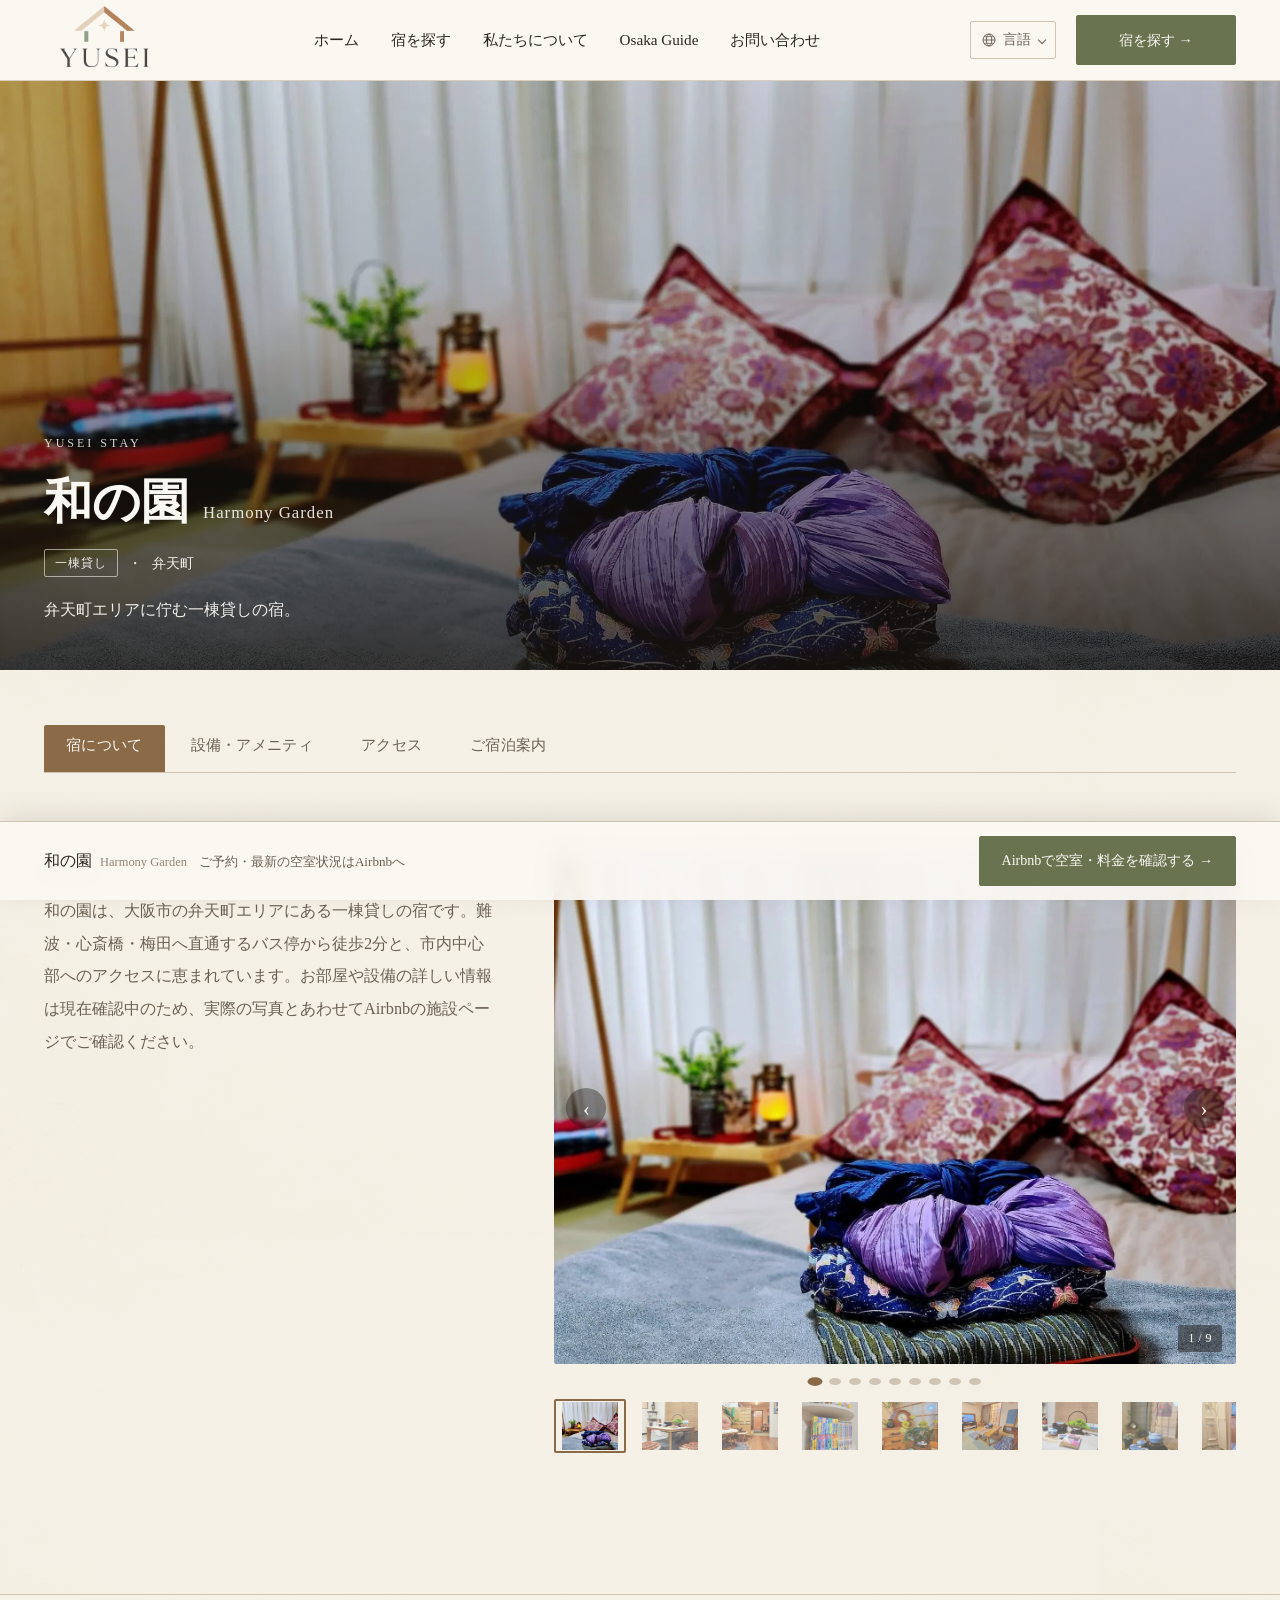
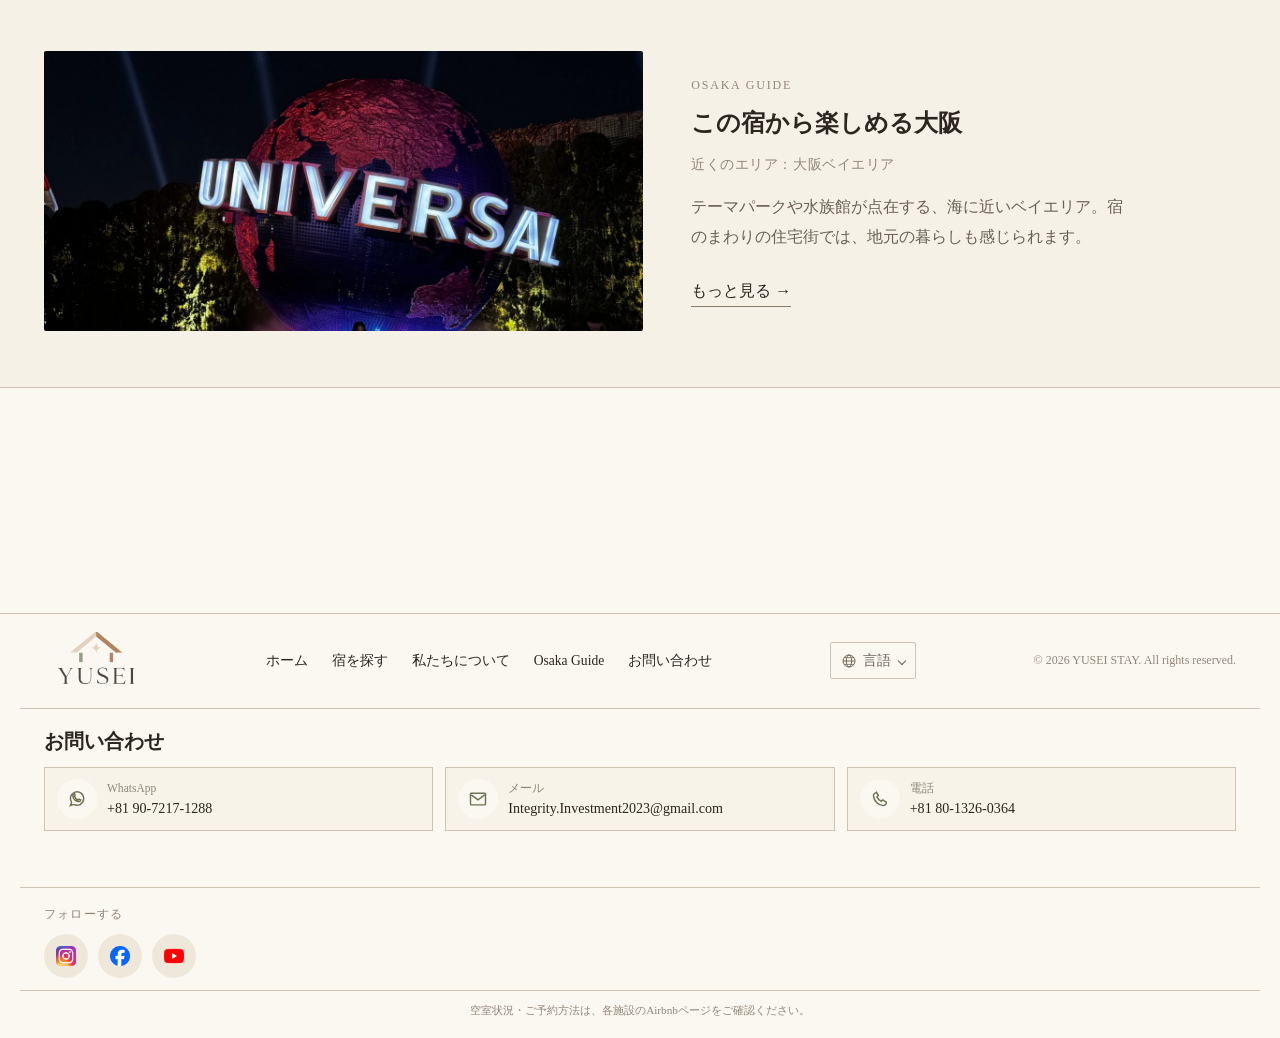
<file: stays/harmony-garden.html>
<!doctype html>
<html lang="ja">
<head>
  <meta charset="UTF-8">
  <meta name="viewport" content="width=device-width, initial-scale=1.0">
  <title>和の園 Harmony Garden | YUSEI STAY</title>
  <meta name="description" content="大阪・弁天町エリアにある一棟貸しの宿、和の園（Harmony Garden）。実際の写真とご案内、Airbnbでの確認事項をまとめています。">

  <link rel="stylesheet" href="../css/reset.css">
  <link rel="stylesheet" href="../css/variables.css">
  <link rel="stylesheet" href="../css/global.css">
  <link rel="stylesheet" href="../css/header.css">
  <link rel="stylesheet" href="../css/stay-detail.css">
  <link rel="stylesheet" href="../css/pola-amenities.css">
  <link rel="stylesheet" href="../css/social.css?v=2">
  <link rel="stylesheet" href="../css/motion.css">
  <link rel="stylesheet" href="../css/responsive.css">
</head>
<body data-stay-id="harmony">

  <header class="site-header" id="site-header">
    <div class="site-header__inner container">

      <a href="../index.html" class="brand" data-i18n-attr="aria-label:brand.ariaLabel" aria-label="YUSEI STAY ホームへ戻る">
        <img src="../assets/logo/yusei-logo.webp" alt="" class="brand__mark">
        <span class="brand__text">
          <span class="brand__name">YUSEI STAY</span>
          <span class="brand__tagline" data-i18n="brand.tagline">暮らすように、泊まる。</span>
        </span>
      </a>

      <nav class="main-nav" data-i18n-attr="aria-label:nav.ariaLabel" aria-label="メインナビゲーション">
        <ul class="main-nav__list">
          <li><a href="../index.html" data-i18n="nav.home">ホーム</a></li>
          <li><a href="../stays.html" data-i18n="nav.findStays">宿を探す</a></li>
          <li><a href="../about.html" data-i18n="nav.about">私たちについて</a></li>
          <li><a href="../tour-guide.html" data-i18n="nav.osakaGuide">Osaka Guide</a></li>
          <li><a href="#footer-contact" data-contact-jump data-i18n="nav.contact">お問い合わせ</a></li>
        </ul>
      </nav>

      <div class="header-utility">
        <div class="lang-switcher" data-lang-switcher>
          <button type="button" class="lang-switcher__trigger" data-lang-trigger aria-expanded="false" data-i18n-attr="aria-label:nav.language.label" aria-label="言語を選択">
            <svg class="lang-switcher__globe" viewBox="0 0 24 24" aria-hidden="true" focusable="false">
              <circle cx="12" cy="12" r="9" fill="none" stroke="currentColor" stroke-width="1.4"></circle>
              <ellipse cx="12" cy="12" rx="4" ry="9" fill="none" stroke="currentColor" stroke-width="1.4"></ellipse>
              <line x1="3" y1="12" x2="21" y2="12" stroke="currentColor" stroke-width="1.4"></line>
              <line x1="4.5" y1="7" x2="19.5" y2="7" stroke="currentColor" stroke-width="1.2"></line>
              <line x1="4.5" y1="17" x2="19.5" y2="17" stroke="currentColor" stroke-width="1.2"></line>
            </svg>
            <span data-i18n="nav.language.generic">言語</span>
          </button>
        </div>

        <a href="../stays.html" class="button button--primary" data-i18n="cta.findStays">宿を探す &rarr;</a>

        <button type="button" class="hamburger" id="hamburger-toggle" aria-expanded="false" aria-controls="mobile-menu">
          <span class="visually-hidden" data-i18n="hamburger.open">メニューを開く</span>
          <span class="hamburger__line" aria-hidden="true"></span>
          <span class="hamburger__line" aria-hidden="true"></span>
          <span class="hamburger__line" aria-hidden="true"></span>
        </button>
      </div>

    </div>

    <div class="mobile-menu" id="mobile-menu" hidden>
      <ul class="mobile-menu__list">
        <li><a href="../index.html" data-i18n="nav.home">ホーム</a></li>
        <li><a href="../stays.html" data-i18n="nav.findStays">宿を探す</a></li>
        <li><a href="../about.html" data-i18n="nav.about">私たちについて</a></li>
        <li><a href="../tour-guide.html" data-i18n="nav.osakaGuide">Osaka Guide</a></li>
        <li><a href="#footer-contact" data-contact-jump data-i18n="nav.contact">お問い合わせ</a></li>
      </ul>
      <div class="mobile-menu__language lang-switcher" data-lang-switcher>
        <button type="button" class="lang-switcher__trigger" data-lang-trigger aria-expanded="false" data-i18n-attr="aria-label:nav.language.label" aria-label="言語を選択">
          <svg class="lang-switcher__globe" viewBox="0 0 24 24" aria-hidden="true" focusable="false">
            <circle cx="12" cy="12" r="9" fill="none" stroke="currentColor" stroke-width="1.4"></circle>
            <ellipse cx="12" cy="12" rx="4" ry="9" fill="none" stroke="currentColor" stroke-width="1.4"></ellipse>
            <line x1="3" y1="12" x2="21" y2="12" stroke="currentColor" stroke-width="1.4"></line>
            <line x1="4.5" y1="7" x2="19.5" y2="7" stroke="currentColor" stroke-width="1.2"></line>
            <line x1="4.5" y1="17" x2="19.5" y2="17" stroke="currentColor" stroke-width="1.2"></line>
          </svg>
          <span data-i18n="nav.language.generic">言語</span>
        </button>
      </div>
      <a href="../stays.html" class="button button--primary button--block" data-i18n="cta.findStays">宿を探す &rarr;</a>
    </div>
  </header>

  <main id="main">

    <section class="stay-hero">
      <div class="stay-hero__media">
        <img src="../assets/properties/stay-07_Harmony Garden/room_picture_1.webp" alt="和の園 Harmony Gardenの室内" class="stay-hero__image">
        <div class="stay-hero__overlay" aria-hidden="true"></div>
      </div>
      <div class="stay-hero__container container">
        <p class="stay-hero__eyebrow">YUSEI STAY</p>
        <h1 class="stay-hero__heading">和の園<span class="stay-hero__heading-en">Harmony Garden</span></h1>
        <p class="stay-hero__meta">
          <span class="stay-hero__tag" data-i18n="stayDetail.wholeHouse">一棟貸し</span>
          <span aria-hidden="true">・</span>
          <span>弁天町</span>
        </p>
        <p class="stay-hero__summary" data-stay-field="tagline">弁天町エリアに佇む一棟貸しの宿。</p>
      </div>
    </section>

    <section class="stay-tabs-section container" data-reveal>
      <div class="stay-tabs" data-stay-tabs>
        <div class="stay-tablist" role="tablist" data-tablist data-i18n-attr="aria-label:stayDetail.tablist.ariaLabel" aria-label="宿泊施設の詳細タブ">
          <button type="button" role="tab" id="tab-about" aria-controls="panel-about" aria-selected="true" tabindex="0" class="stay-tab"><span data-i18n="stayDetail.tabs.about">宿について</span></button>
          <button type="button" role="tab" id="tab-amenities" aria-controls="panel-amenities" aria-selected="false" tabindex="-1" class="stay-tab"><span data-i18n="stayDetail.tabs.amenities">設備・アメニティ</span></button>
          <button type="button" role="tab" id="tab-access" aria-controls="panel-access" aria-selected="false" tabindex="-1" class="stay-tab"><span data-i18n="stayDetail.tabs.access">アクセス</span></button>
          <button type="button" role="tab" id="tab-guide" aria-controls="panel-guide" aria-selected="false" tabindex="-1" class="stay-tab"><span data-i18n="stayDetail.tabs.guide">ご宿泊案内</span></button>
          <span class="stay-tab-indicator" data-tab-indicator aria-hidden="true"></span>
        </div>

        <div class="stay-panels">

          <section id="panel-about" role="tabpanel" aria-labelledby="tab-about" tabindex="0" class="stay-panel" data-panel>
            <div class="stay-about">
              <div class="stay-about__intro">
                <p class="stay-about__eyebrow">ABOUT</p>
                <p class="stay-about__text" data-stay-field="summary">和の園は、大阪市の弁天町エリアにある一棟貸しの宿です。難波・心斎橋・梅田へ直通するバス停から徒歩2分と、市内中心部へのアクセスに恵まれています。お部屋や設備の詳しい情報は現在確認中のため、実際の写真とあわせてAirbnbの施設ページでご確認ください。</p>
              </div>
              <div class="stay-about__media">
                <div class="stay-gallery" data-stay-gallery>
                  <div class="stay-gallery__viewport" data-gallery-viewport tabindex="0" role="group" data-i18n-attr="aria-label:stayDetail.about.galleryHeading" aria-label="館内の写真">
                    <img class="stay-gallery__img is-active" data-gallery-img src="../assets/properties/stay-07_Harmony Garden/room_picture_1.webp" alt="和の園 Harmony Gardenの室内写真 1" loading="eager">
                    <button type="button" class="stay-gallery__nav stay-gallery__nav--prev" data-gallery-prev data-i18n-attr="aria-label:stayDetail.gallery.prev" aria-label="前の写真">&lsaquo;</button>
                    <button type="button" class="stay-gallery__nav stay-gallery__nav--next" data-gallery-next data-i18n-attr="aria-label:stayDetail.gallery.next" aria-label="次の写真">&rsaquo;</button>
                    <div class="stay-gallery__counter" data-gallery-counter aria-hidden="true"></div>
                  </div>
                  <div class="stay-gallery__dots" data-gallery-dots aria-hidden="true"></div>
                  <ul class="stay-gallery__thumbs" data-gallery-thumbs></ul>
                </div>
              </div>
            </div>
          </section>

          <section id="panel-amenities" role="tabpanel" aria-labelledby="tab-amenities" tabindex="0" class="stay-panel" data-panel hidden>
            <div data-stay-render="amenities"></div>
            <noscript><p class="stay-noscript">JavaScriptが無効です。設備の詳細は<a href="https://www.airbnb.com/h/2026harmony" target="_blank" rel="noopener noreferrer">Airbnbの施設ページ</a>でご確認ください。</p></noscript>
          </section>

          <section id="panel-access" role="tabpanel" aria-labelledby="tab-access" tabindex="0" class="stay-panel" data-panel hidden>
            <div data-stay-render="access"></div>
            <noscript><p class="stay-noscript">JavaScriptが無効です。アクセスの詳細は<a href="https://www.airbnb.com/h/2026harmony" target="_blank" rel="noopener noreferrer">Airbnbの施設ページ</a>でご確認ください。</p></noscript>
          </section>

          <section id="panel-guide" role="tabpanel" aria-labelledby="tab-guide" tabindex="0" class="stay-panel" data-panel hidden>
            <div data-stay-render="guide"></div>
            <noscript><p class="stay-noscript">JavaScriptが無効です。ご宿泊案内の詳細は<a href="https://www.airbnb.com/h/2026harmony" target="_blank" rel="noopener noreferrer">Airbnbの施設ページ</a>でご確認ください。</p></noscript>
          </section>

        </div>
      </div>
    </section>

    <section class="stay-booking">
      <div class="container stay-booking__inner" data-reveal>
        <div class="stay-booking__copy">
          <h2 class="stay-booking__heading" data-i18n="stayDetail.booking.heading">ご予約について</h2>
          <p class="stay-booking__note" data-i18n="stayDetail.guide.availabilityNote">空室状況・料金・キャンセル条件はAirbnbでご確認ください。</p>
        </div>
        <a href="https://www.airbnb.com/h/2026harmony" class="button button--primary" target="_blank" rel="noopener noreferrer" data-i18n="stayDetail.booking.cta">Airbnbで空室・料金を確認する &rarr;</a>
      </div>
    </section>

  </main>

  <footer class="site-footer">
    <div class="site-footer__inner container">

      <a href="../index.html" class="site-footer__brand" data-i18n-attr="aria-label:brand.ariaLabel" aria-label="YUSEI STAY ホームへ戻る">
        <img src="../assets/logo/yusei-logo.webp" alt="" class="brand__mark">
        <div>
          <p class="site-footer__brand-name">YUSEI STAY</p>
          <p class="site-footer__brand-tagline" data-i18n="brand.tagline">暮らすように、泊まる。</p>
        </div>
      </a>

      <nav class="site-footer__links" data-i18n-attr="aria-label:footer.navAriaLabel" aria-label="フッターナビゲーション">
        <ul>
          <li><a href="../index.html" data-i18n="nav.home">ホーム</a></li>
          <li><a href="../stays.html" data-i18n="nav.findStays">宿を探す</a></li>
          <li><a href="../about.html" data-i18n="nav.about">私たちについて</a></li>
          <li><a href="../tour-guide.html" data-i18n="nav.osakaGuide">Osaka Guide</a></li>
          <li><a href="#footer-contact" data-contact-jump data-i18n="nav.contact">お問い合わせ</a></li>
        </ul>
      </nav>

      <div class="site-footer__language lang-switcher" data-lang-switcher>
        <button type="button" class="lang-switcher__trigger" data-lang-trigger aria-expanded="false" data-i18n-attr="aria-label:nav.language.label" aria-label="言語を選択">
          <svg class="lang-switcher__globe" viewBox="0 0 24 24" aria-hidden="true" focusable="false">
            <circle cx="12" cy="12" r="9" fill="none" stroke="currentColor" stroke-width="1.4"></circle>
            <ellipse cx="12" cy="12" rx="4" ry="9" fill="none" stroke="currentColor" stroke-width="1.4"></ellipse>
            <line x1="3" y1="12" x2="21" y2="12" stroke="currentColor" stroke-width="1.4"></line>
            <line x1="4.5" y1="7" x2="19.5" y2="7" stroke="currentColor" stroke-width="1.2"></line>
            <line x1="4.5" y1="17" x2="19.5" y2="17" stroke="currentColor" stroke-width="1.2"></line>
          </svg>
          <span data-i18n="nav.language.generic">言語</span>
        </button>
      </div>

      <p class="site-footer__copyright">&copy; 2026 YUSEI STAY. All rights reserved.</p>
    </div>

    <section class="site-footer__contact container" id="footer-contact" aria-labelledby="footer-contact-title">
      <h2 class="site-footer__contact-title" id="footer-contact-title" data-i18n="footer.contact">お問い合わせ</h2>
      <ul class="contact-links">
        <li>
          <a class="contact-link" data-contact-channel="whatsapp">
            <span class="contact-link__icon" aria-hidden="true"><svg viewBox="0 0 24 24" fill="none" stroke="currentColor" stroke-width="1.7"><path d="M20 11.5a8 8 0 0 1-11.8 7L4 20l1.5-4A8 8 0 1 1 20 11.5Z"/><path d="M9 8.5c.5 2.2 2.2 3.9 4.5 4.7l1-1 2 .8c-.2 1.3-1.2 2.2-2.5 2.2-3.8-.5-6.7-3.4-7.2-7.2 0-1.3.9-2.3 2.2-2.5l.8 2-1 .9Z"/></svg></span>
            <span class="contact-link__copy"><span class="contact-link__label" data-i18n="footer.contact.whatsapp">WhatsApp</span><span class="contact-link__value" data-i18n="footer.contact.pending">準備中</span></span>
          </a>
        </li>
        <li>
          <a class="contact-link" data-contact-channel="email">
            <span class="contact-link__icon" aria-hidden="true"><svg viewBox="0 0 24 24" fill="none" stroke="currentColor" stroke-width="1.7"><rect x="3" y="5" width="18" height="14" rx="1"/><path d="m4 7 8 6 8-6"/></svg></span>
            <span class="contact-link__copy"><span class="contact-link__label" data-i18n="footer.contact.email">メール</span><span class="contact-link__value" data-i18n="footer.contact.pending">準備中</span></span>
          </a>
        </li>
        <li>
          <a class="contact-link" data-contact-channel="phone">
            <span class="contact-link__icon" aria-hidden="true"><svg viewBox="0 0 24 24" fill="none" stroke="currentColor" stroke-width="1.7"><path d="M7.2 3.5 10 7.7 8.3 9.5c1.1 2.4 2.9 4.2 5.3 5.3l1.8-1.7 4.2 2.8c.1 2-1.4 4-3.6 4-6.4-.7-11.2-5.5-11.9-11.9 0-2.1 2-3.7 4-3.6Z"/></svg></span>
            <span class="contact-link__copy"><span class="contact-link__label" data-i18n="footer.contact.phone">電話</span><span class="contact-link__value" data-i18n="footer.contact.pending">準備中</span></span>
          </a>
        </li>
      </ul>
    </section>
    <div class="site-footer__social container">
      <p class="site-footer__social-label" data-i18n="footer.followUs">フォローする</p>
      <ul class="social-icons">
        <li>
          <span class="social-icon" data-social="instagram">
            <img src="../assets/icon/Instagram_1.webp" alt="" class="social-icon__img" aria-hidden="true">
            <span class="visually-hidden">Instagram</span>
          </span>
        </li>
        <li>
          <span class="social-icon" data-social="facebook">
            <img src="../assets/icon/Facebook_1.webp" alt="" class="social-icon__img" aria-hidden="true">
            <span class="visually-hidden">Facebook</span>
          </span>
        </li>
        <li>
          <span class="social-icon" data-social="youtube">
            <img src="../assets/icon/Youtube_1.webp" alt="" class="social-icon__img" aria-hidden="true">
            <span class="visually-hidden">YouTube</span>
          </span>
        </li>
      </ul>
    </div>

    <p class="site-footer__note container" data-i18n="footer.note">空室状況・ご予約方法は、各施設のAirbnbページをご確認ください。</p>
  </footer>

  <dialog id="info-dialog" aria-labelledby="info-dialog-title">
    <button type="button" id="info-dialog-close" class="info-dialog__close" data-i18n-attr="aria-label:dialog.close" aria-label="閉じる">&times;</button>
    <h2 id="info-dialog-title"></h2>
    <div id="info-dialog-body"></div>
  </dialog>

  <script src="../js/i18n.js"></script>
  <script src="../js/language-switcher.js"></script>
  <script src="../js/navigation.js"></script>
  <script src="../js/contact-config.js?v=2"></script>
  <script src="../js/contact-links.js?v=2"></script>
  <script src="../js/social-config.js"></script>
  <script src="../js/social-links.js"></script>
  <script src="../js/animations.js"></script>
  <script src="../js/main.js"></script>
  <script src="../js/stay-data.js"></script>
  <script src="../js/stay-detail.js"></script>
</body>
</html>
</file>
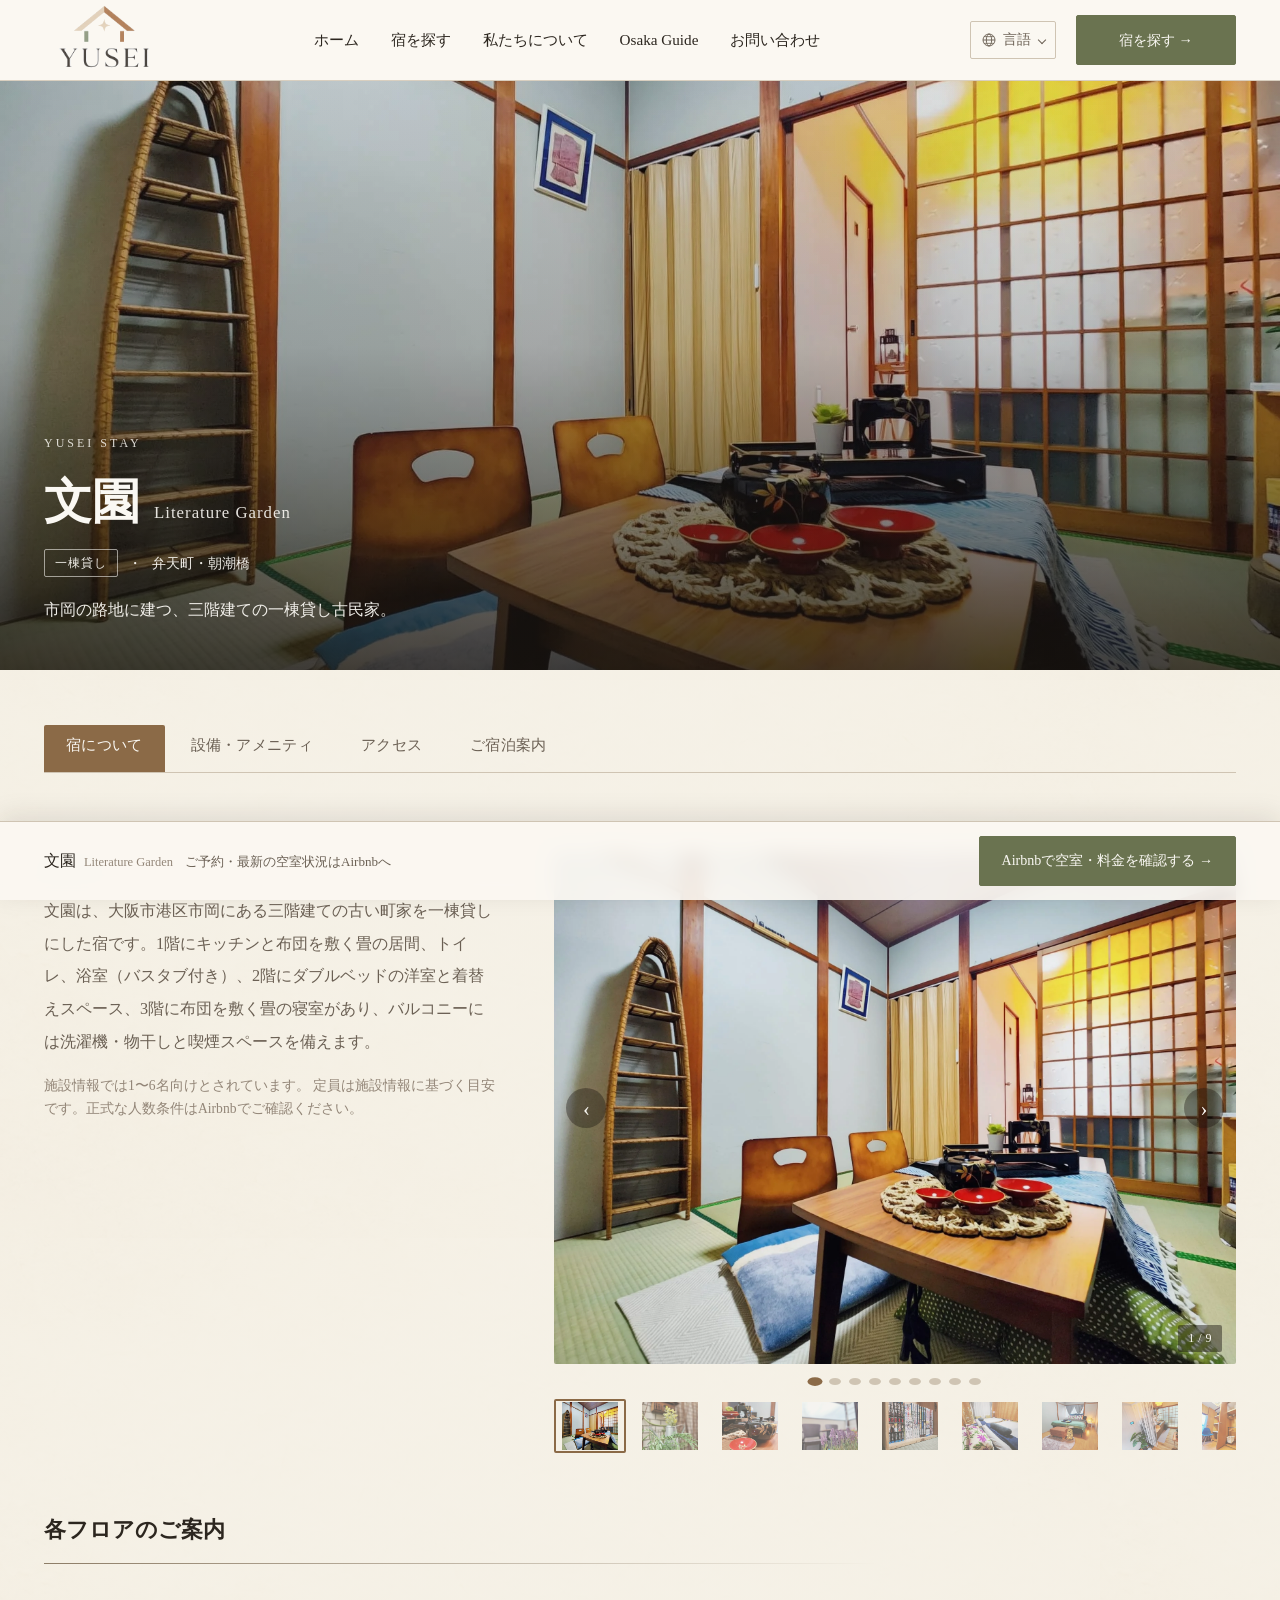
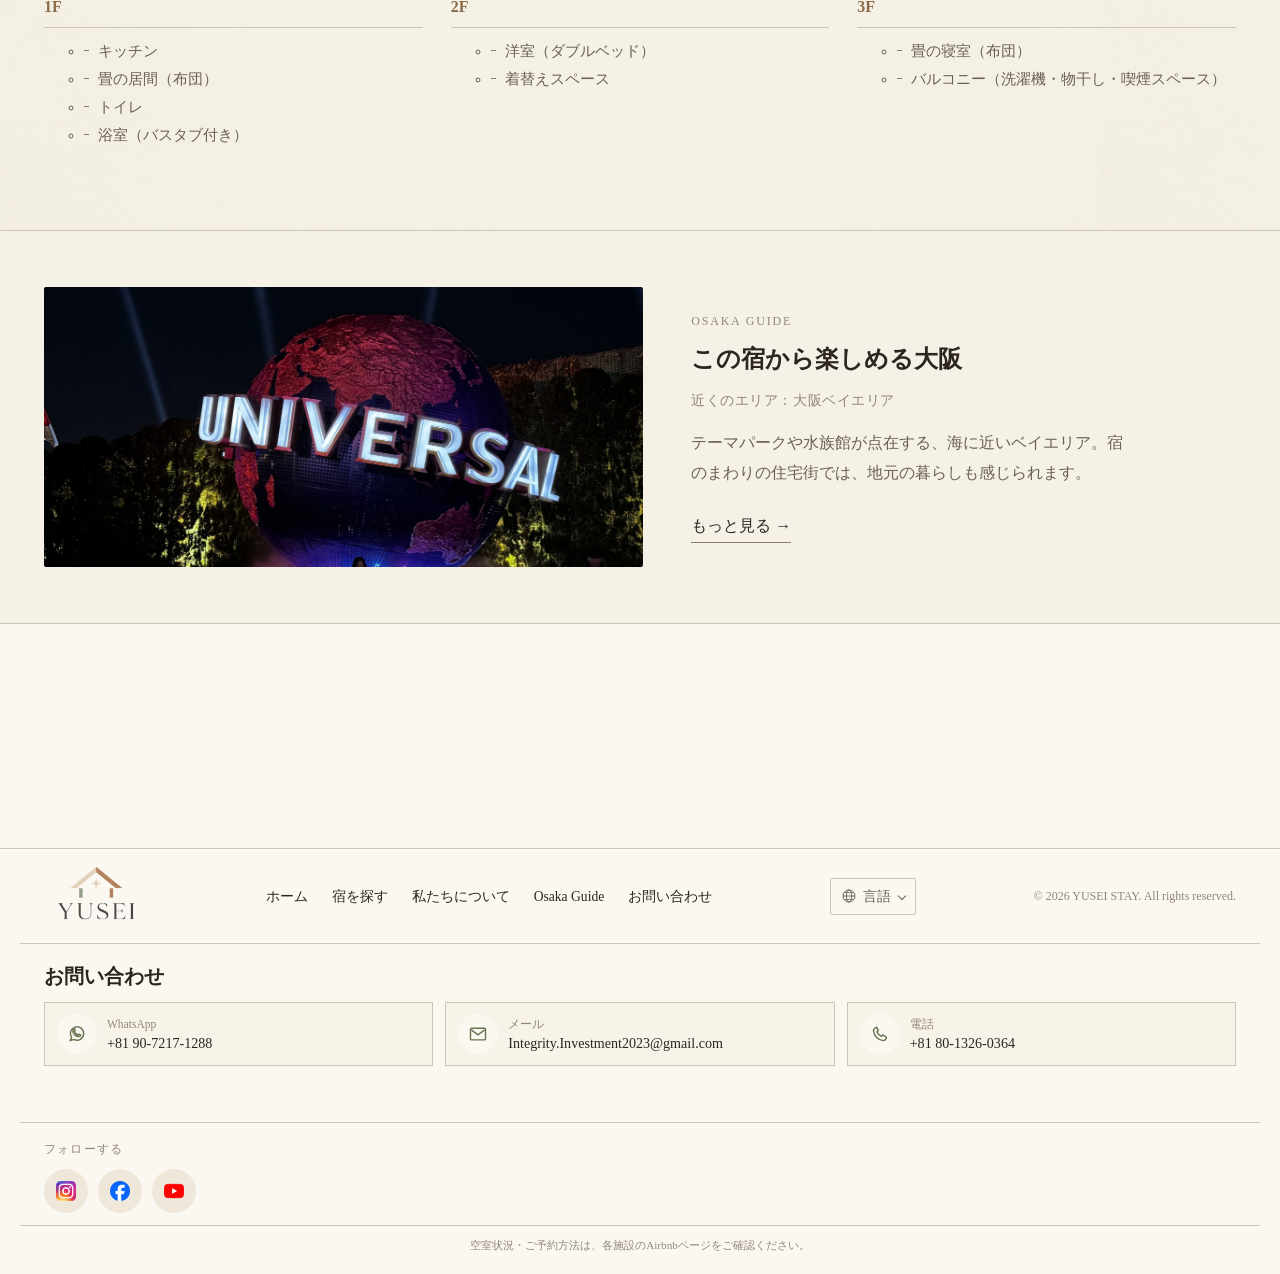
<file: stays/literature-garden.html>
<!doctype html>
<html lang="ja">
<head>
  <meta charset="UTF-8">
  <meta name="viewport" content="width=device-width, initial-scale=1.0">
  <title>文園 Literature Garden | YUSEI STAY</title>
  <meta name="description" content="大阪・市岡にある三階建ての一棟貸し古民家、文園（Literature Garden）。設備・アクセス・ご宿泊案内を実際の写真とともにご紹介します。">

  <link rel="stylesheet" href="../css/reset.css">
  <link rel="stylesheet" href="../css/variables.css">
  <link rel="stylesheet" href="../css/global.css">
  <link rel="stylesheet" href="../css/header.css">
  <link rel="stylesheet" href="../css/stay-detail.css">
  <link rel="stylesheet" href="../css/pola-amenities.css">
  <link rel="stylesheet" href="../css/social.css?v=2">
  <link rel="stylesheet" href="../css/motion.css">
  <link rel="stylesheet" href="../css/responsive.css">
</head>
<body data-stay-id="literature">

  <header class="site-header" id="site-header">
    <div class="site-header__inner container">

      <a href="../index.html" class="brand" data-i18n-attr="aria-label:brand.ariaLabel" aria-label="YUSEI STAY ホームへ戻る">
        <img src="../assets/logo/yusei-logo.webp" alt="" class="brand__mark">
        <span class="brand__text">
          <span class="brand__name">YUSEI STAY</span>
          <span class="brand__tagline" data-i18n="brand.tagline">暮らすように、泊まる。</span>
        </span>
      </a>

      <nav class="main-nav" data-i18n-attr="aria-label:nav.ariaLabel" aria-label="メインナビゲーション">
        <ul class="main-nav__list">
          <li><a href="../index.html" data-i18n="nav.home">ホーム</a></li>
          <li><a href="../stays.html" data-i18n="nav.findStays">宿を探す</a></li>
          <li><a href="../about.html" data-i18n="nav.about">私たちについて</a></li>
          <li><a href="../tour-guide.html" data-i18n="nav.osakaGuide">Osaka Guide</a></li>
          <li><a href="#footer-contact" data-contact-jump data-i18n="nav.contact">お問い合わせ</a></li>
        </ul>
      </nav>

      <div class="header-utility">
        <div class="lang-switcher" data-lang-switcher>
          <button type="button" class="lang-switcher__trigger" data-lang-trigger aria-expanded="false" data-i18n-attr="aria-label:nav.language.label" aria-label="言語を選択">
            <svg class="lang-switcher__globe" viewBox="0 0 24 24" aria-hidden="true" focusable="false">
              <circle cx="12" cy="12" r="9" fill="none" stroke="currentColor" stroke-width="1.4"></circle>
              <ellipse cx="12" cy="12" rx="4" ry="9" fill="none" stroke="currentColor" stroke-width="1.4"></ellipse>
              <line x1="3" y1="12" x2="21" y2="12" stroke="currentColor" stroke-width="1.4"></line>
              <line x1="4.5" y1="7" x2="19.5" y2="7" stroke="currentColor" stroke-width="1.2"></line>
              <line x1="4.5" y1="17" x2="19.5" y2="17" stroke="currentColor" stroke-width="1.2"></line>
            </svg>
            <span data-i18n="nav.language.generic">言語</span>
          </button>
        </div>

        <a href="../stays.html" class="button button--primary" data-i18n="cta.findStays">宿を探す &rarr;</a>

        <button type="button" class="hamburger" id="hamburger-toggle" aria-expanded="false" aria-controls="mobile-menu">
          <span class="visually-hidden" data-i18n="hamburger.open">メニューを開く</span>
          <span class="hamburger__line" aria-hidden="true"></span>
          <span class="hamburger__line" aria-hidden="true"></span>
          <span class="hamburger__line" aria-hidden="true"></span>
        </button>
      </div>

    </div>

    <div class="mobile-menu" id="mobile-menu" hidden>
      <ul class="mobile-menu__list">
        <li><a href="../index.html" data-i18n="nav.home">ホーム</a></li>
        <li><a href="../stays.html" data-i18n="nav.findStays">宿を探す</a></li>
        <li><a href="../about.html" data-i18n="nav.about">私たちについて</a></li>
        <li><a href="../tour-guide.html" data-i18n="nav.osakaGuide">Osaka Guide</a></li>
        <li><a href="#footer-contact" data-contact-jump data-i18n="nav.contact">お問い合わせ</a></li>
      </ul>
      <div class="mobile-menu__language lang-switcher" data-lang-switcher>
        <button type="button" class="lang-switcher__trigger" data-lang-trigger aria-expanded="false" data-i18n-attr="aria-label:nav.language.label" aria-label="言語を選択">
          <svg class="lang-switcher__globe" viewBox="0 0 24 24" aria-hidden="true" focusable="false">
            <circle cx="12" cy="12" r="9" fill="none" stroke="currentColor" stroke-width="1.4"></circle>
            <ellipse cx="12" cy="12" rx="4" ry="9" fill="none" stroke="currentColor" stroke-width="1.4"></ellipse>
            <line x1="3" y1="12" x2="21" y2="12" stroke="currentColor" stroke-width="1.4"></line>
            <line x1="4.5" y1="7" x2="19.5" y2="7" stroke="currentColor" stroke-width="1.2"></line>
            <line x1="4.5" y1="17" x2="19.5" y2="17" stroke="currentColor" stroke-width="1.2"></line>
          </svg>
          <span data-i18n="nav.language.generic">言語</span>
        </button>
      </div>
      <a href="../stays.html" class="button button--primary button--block" data-i18n="cta.findStays">宿を探す &rarr;</a>
    </div>
  </header>

  <main id="main">

    <section class="stay-hero">
      <div class="stay-hero__media">
        <img src="../assets/properties/stay-04_Literature Garden/room_picture_1.webp" alt="文園 Literature Gardenの室内" class="stay-hero__image">
        <div class="stay-hero__overlay" aria-hidden="true"></div>
      </div>
      <div class="stay-hero__container container">
        <p class="stay-hero__eyebrow">YUSEI STAY</p>
        <h1 class="stay-hero__heading">文園<span class="stay-hero__heading-en">Literature Garden</span></h1>
        <p class="stay-hero__meta">
          <span class="stay-hero__tag" data-i18n="stayDetail.wholeHouse">一棟貸し</span>
          <span aria-hidden="true">・</span>
          <span>弁天町・朝潮橋</span>
        </p>
        <p class="stay-hero__summary" data-stay-field="tagline">市岡の路地に建つ、三階建ての一棟貸し古民家。</p>
      </div>
    </section>

    <section class="stay-tabs-section container" data-reveal>
      <div class="stay-tabs" data-stay-tabs>
        <div class="stay-tablist" role="tablist" data-tablist data-i18n-attr="aria-label:stayDetail.tablist.ariaLabel" aria-label="宿泊施設の詳細タブ">
          <button type="button" role="tab" id="tab-about" aria-controls="panel-about" aria-selected="true" tabindex="0" class="stay-tab"><span data-i18n="stayDetail.tabs.about">宿について</span></button>
          <button type="button" role="tab" id="tab-amenities" aria-controls="panel-amenities" aria-selected="false" tabindex="-1" class="stay-tab"><span data-i18n="stayDetail.tabs.amenities">設備・アメニティ</span></button>
          <button type="button" role="tab" id="tab-access" aria-controls="panel-access" aria-selected="false" tabindex="-1" class="stay-tab"><span data-i18n="stayDetail.tabs.access">アクセス</span></button>
          <button type="button" role="tab" id="tab-guide" aria-controls="panel-guide" aria-selected="false" tabindex="-1" class="stay-tab"><span data-i18n="stayDetail.tabs.guide">ご宿泊案内</span></button>
          <span class="stay-tab-indicator" data-tab-indicator aria-hidden="true"></span>
        </div>

        <div class="stay-panels">

          <section id="panel-about" role="tabpanel" aria-labelledby="tab-about" tabindex="0" class="stay-panel" data-panel>
            <div class="stay-about">
              <div class="stay-about__intro">
                <p class="stay-about__eyebrow">ABOUT</p>
                <p class="stay-about__text" data-stay-field="summary">文園は、大阪市港区市岡にある三階建ての古い町家を一棟貸しにした宿です。1階にキッチンと布団を敷く畳の居間、トイレ、浴室（バスタブ付き）、2階にダブルベッドの洋室と着替えスペース、3階に布団を敷く畳の寝室があり、バルコニーには洗濯機・物干しと喫煙スペースを備えます。</p>
                <p class="stay-capacity-note" data-stay-field="capacityNote" hidden></p>
              </div>
              <div class="stay-about__media">
                <div class="stay-gallery" data-stay-gallery>
                  <div class="stay-gallery__viewport" data-gallery-viewport tabindex="0" role="group" data-i18n-attr="aria-label:stayDetail.about.galleryHeading" aria-label="館内の写真">
                    <img class="stay-gallery__img is-active" data-gallery-img src="../assets/properties/stay-04_Literature Garden/room_picture_1.webp" alt="文園 Literature Gardenの室内写真 1" loading="eager">
                    <button type="button" class="stay-gallery__nav stay-gallery__nav--prev" data-gallery-prev data-i18n-attr="aria-label:stayDetail.gallery.prev" aria-label="前の写真">&lsaquo;</button>
                    <button type="button" class="stay-gallery__nav stay-gallery__nav--next" data-gallery-next data-i18n-attr="aria-label:stayDetail.gallery.next" aria-label="次の写真">&rsaquo;</button>
                    <div class="stay-gallery__counter" data-gallery-counter aria-hidden="true"></div>
                  </div>
                  <div class="stay-gallery__dots" data-gallery-dots aria-hidden="true"></div>
                  <ul class="stay-gallery__thumbs" data-gallery-thumbs></ul>
                </div>
              </div>
            </div>

            <div class="stay-rooms" data-stay-rooms-wrap>
              <h2 class="stay-section-heading" data-i18n="stayDetail.about.roomsHeading">各フロアのご案内</h2>
              <div class="stay-rooms__divider" aria-hidden="true"></div>
              <ul class="stay-rooms__list" data-stay-field="rooms">
                <li class="stay-rooms__item">
                  <h3>1F</h3>
                  <ul>
                    <li>キッチン</li>
                    <li>畳の居間（布団）</li>
                    <li>トイレ</li>
                    <li>浴室（バスタブ付き）</li>
                  </ul>
                </li>
                <li class="stay-rooms__item">
                  <h3>2F</h3>
                  <ul>
                    <li>洋室（ダブルベッド）</li>
                    <li>着替えスペース</li>
                  </ul>
                </li>
                <li class="stay-rooms__item">
                  <h3>3F</h3>
                  <ul>
                    <li>畳の寝室（布団）</li>
                    <li>バルコニー（洗濯機・物干し・喫煙スペース）</li>
                  </ul>
                </li>
              </ul>
            </div>
          </section>

          <section id="panel-amenities" role="tabpanel" aria-labelledby="tab-amenities" tabindex="0" class="stay-panel" data-panel hidden>
            <div data-stay-render="amenities"></div>
            <noscript><p class="stay-noscript">JavaScriptが無効です。設備の詳細は<a href="https://www.airbnb.com/h/literaturegarden" target="_blank" rel="noopener noreferrer">Airbnbの施設ページ</a>でご確認ください。</p></noscript>
          </section>

          <section id="panel-access" role="tabpanel" aria-labelledby="tab-access" tabindex="0" class="stay-panel" data-panel hidden>
            <div data-stay-render="access"></div>
            <noscript><p class="stay-noscript">JavaScriptが無効です。アクセスの詳細は<a href="https://www.airbnb.com/h/literaturegarden" target="_blank" rel="noopener noreferrer">Airbnbの施設ページ</a>でご確認ください。</p></noscript>
          </section>

          <section id="panel-guide" role="tabpanel" aria-labelledby="tab-guide" tabindex="0" class="stay-panel" data-panel hidden>
            <div data-stay-render="guide"></div>
            <noscript><p class="stay-noscript">JavaScriptが無効です。ご宿泊案内の詳細は<a href="https://www.airbnb.com/h/literaturegarden" target="_blank" rel="noopener noreferrer">Airbnbの施設ページ</a>でご確認ください。</p></noscript>
          </section>

        </div>
      </div>
    </section>

    <section class="stay-booking">
      <div class="container stay-booking__inner" data-reveal>
        <div class="stay-booking__copy">
          <h2 class="stay-booking__heading" data-i18n="stayDetail.booking.heading">ご予約について</h2>
          <p class="stay-booking__note" data-i18n="stayDetail.guide.availabilityNote">空室状況・料金・キャンセル条件はAirbnbでご確認ください。</p>
        </div>
        <a href="https://www.airbnb.com/h/literaturegarden" class="button button--primary" target="_blank" rel="noopener noreferrer" data-i18n="stayDetail.booking.cta">Airbnbで空室・料金を確認する &rarr;</a>
      </div>
    </section>

  </main>

  <footer class="site-footer">
    <div class="site-footer__inner container">

      <a href="../index.html" class="site-footer__brand" data-i18n-attr="aria-label:brand.ariaLabel" aria-label="YUSEI STAY ホームへ戻る">
        <img src="../assets/logo/yusei-logo.webp" alt="" class="brand__mark">
        <div>
          <p class="site-footer__brand-name">YUSEI STAY</p>
          <p class="site-footer__brand-tagline" data-i18n="brand.tagline">暮らすように、泊まる。</p>
        </div>
      </a>

      <nav class="site-footer__links" data-i18n-attr="aria-label:footer.navAriaLabel" aria-label="フッターナビゲーション">
        <ul>
          <li><a href="../index.html" data-i18n="nav.home">ホーム</a></li>
          <li><a href="../stays.html" data-i18n="nav.findStays">宿を探す</a></li>
          <li><a href="../about.html" data-i18n="nav.about">私たちについて</a></li>
          <li><a href="../tour-guide.html" data-i18n="nav.osakaGuide">Osaka Guide</a></li>
          <li><a href="#footer-contact" data-contact-jump data-i18n="nav.contact">お問い合わせ</a></li>
        </ul>
      </nav>

      <div class="site-footer__language lang-switcher" data-lang-switcher>
        <button type="button" class="lang-switcher__trigger" data-lang-trigger aria-expanded="false" data-i18n-attr="aria-label:nav.language.label" aria-label="言語を選択">
          <svg class="lang-switcher__globe" viewBox="0 0 24 24" aria-hidden="true" focusable="false">
            <circle cx="12" cy="12" r="9" fill="none" stroke="currentColor" stroke-width="1.4"></circle>
            <ellipse cx="12" cy="12" rx="4" ry="9" fill="none" stroke="currentColor" stroke-width="1.4"></ellipse>
            <line x1="3" y1="12" x2="21" y2="12" stroke="currentColor" stroke-width="1.4"></line>
            <line x1="4.5" y1="7" x2="19.5" y2="7" stroke="currentColor" stroke-width="1.2"></line>
            <line x1="4.5" y1="17" x2="19.5" y2="17" stroke="currentColor" stroke-width="1.2"></line>
          </svg>
          <span data-i18n="nav.language.generic">言語</span>
        </button>
      </div>

      <p class="site-footer__copyright">&copy; 2026 YUSEI STAY. All rights reserved.</p>
    </div>

    <section class="site-footer__contact container" id="footer-contact" aria-labelledby="footer-contact-title">
      <h2 class="site-footer__contact-title" id="footer-contact-title" data-i18n="footer.contact">お問い合わせ</h2>
      <ul class="contact-links">
        <li>
          <a class="contact-link" data-contact-channel="whatsapp">
            <span class="contact-link__icon" aria-hidden="true"><svg viewBox="0 0 24 24" fill="none" stroke="currentColor" stroke-width="1.7"><path d="M20 11.5a8 8 0 0 1-11.8 7L4 20l1.5-4A8 8 0 1 1 20 11.5Z"/><path d="M9 8.5c.5 2.2 2.2 3.9 4.5 4.7l1-1 2 .8c-.2 1.3-1.2 2.2-2.5 2.2-3.8-.5-6.7-3.4-7.2-7.2 0-1.3.9-2.3 2.2-2.5l.8 2-1 .9Z"/></svg></span>
            <span class="contact-link__copy"><span class="contact-link__label" data-i18n="footer.contact.whatsapp">WhatsApp</span><span class="contact-link__value" data-i18n="footer.contact.pending">準備中</span></span>
          </a>
        </li>
        <li>
          <a class="contact-link" data-contact-channel="email">
            <span class="contact-link__icon" aria-hidden="true"><svg viewBox="0 0 24 24" fill="none" stroke="currentColor" stroke-width="1.7"><rect x="3" y="5" width="18" height="14" rx="1"/><path d="m4 7 8 6 8-6"/></svg></span>
            <span class="contact-link__copy"><span class="contact-link__label" data-i18n="footer.contact.email">メール</span><span class="contact-link__value" data-i18n="footer.contact.pending">準備中</span></span>
          </a>
        </li>
        <li>
          <a class="contact-link" data-contact-channel="phone">
            <span class="contact-link__icon" aria-hidden="true"><svg viewBox="0 0 24 24" fill="none" stroke="currentColor" stroke-width="1.7"><path d="M7.2 3.5 10 7.7 8.3 9.5c1.1 2.4 2.9 4.2 5.3 5.3l1.8-1.7 4.2 2.8c.1 2-1.4 4-3.6 4-6.4-.7-11.2-5.5-11.9-11.9 0-2.1 2-3.7 4-3.6Z"/></svg></span>
            <span class="contact-link__copy"><span class="contact-link__label" data-i18n="footer.contact.phone">電話</span><span class="contact-link__value" data-i18n="footer.contact.pending">準備中</span></span>
          </a>
        </li>
      </ul>
    </section>
    <div class="site-footer__social container">
      <p class="site-footer__social-label" data-i18n="footer.followUs">フォローする</p>
      <ul class="social-icons">
        <li>
          <span class="social-icon" data-social="instagram">
            <img src="../assets/icon/Instagram_1.webp" alt="" class="social-icon__img" aria-hidden="true">
            <span class="visually-hidden">Instagram</span>
          </span>
        </li>
        <li>
          <span class="social-icon" data-social="facebook">
            <img src="../assets/icon/Facebook_1.webp" alt="" class="social-icon__img" aria-hidden="true">
            <span class="visually-hidden">Facebook</span>
          </span>
        </li>
        <li>
          <span class="social-icon" data-social="youtube">
            <img src="../assets/icon/Youtube_1.webp" alt="" class="social-icon__img" aria-hidden="true">
            <span class="visually-hidden">YouTube</span>
          </span>
        </li>
      </ul>
    </div>

    <p class="site-footer__note container" data-i18n="footer.note">空室状況・ご予約方法は、各施設のAirbnbページをご確認ください。</p>
  </footer>

  <dialog id="info-dialog" aria-labelledby="info-dialog-title">
    <button type="button" id="info-dialog-close" class="info-dialog__close" data-i18n-attr="aria-label:dialog.close" aria-label="閉じる">&times;</button>
    <h2 id="info-dialog-title"></h2>
    <div id="info-dialog-body"></div>
  </dialog>

  <script src="../js/i18n.js"></script>
  <script src="../js/language-switcher.js"></script>
  <script src="../js/navigation.js"></script>
  <script src="../js/contact-config.js?v=2"></script>
  <script src="../js/contact-links.js?v=2"></script>
  <script src="../js/social-config.js"></script>
  <script src="../js/social-links.js"></script>
  <script src="../js/animations.js"></script>
  <script src="../js/main.js"></script>
  <script src="../js/stay-data.js"></script>
  <script src="../js/stay-detail.js"></script>
</body>
</html>
</file>
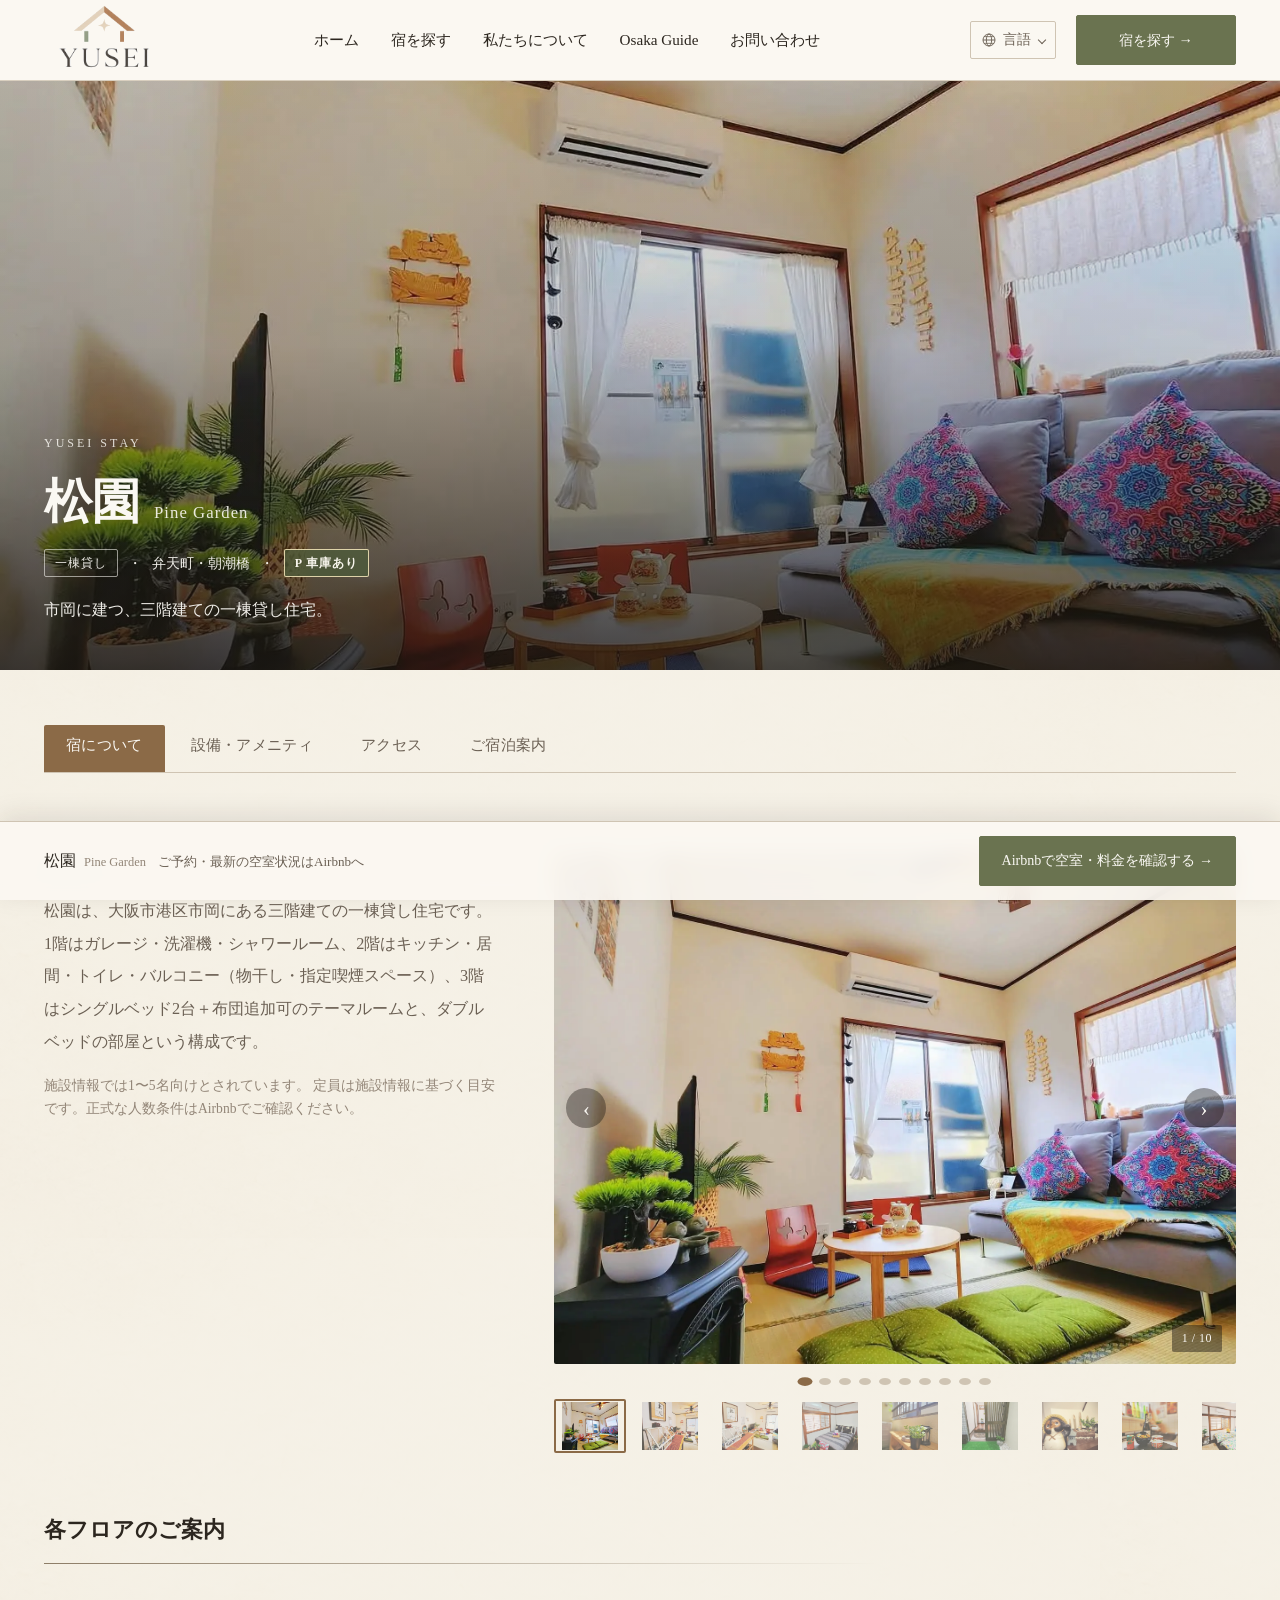
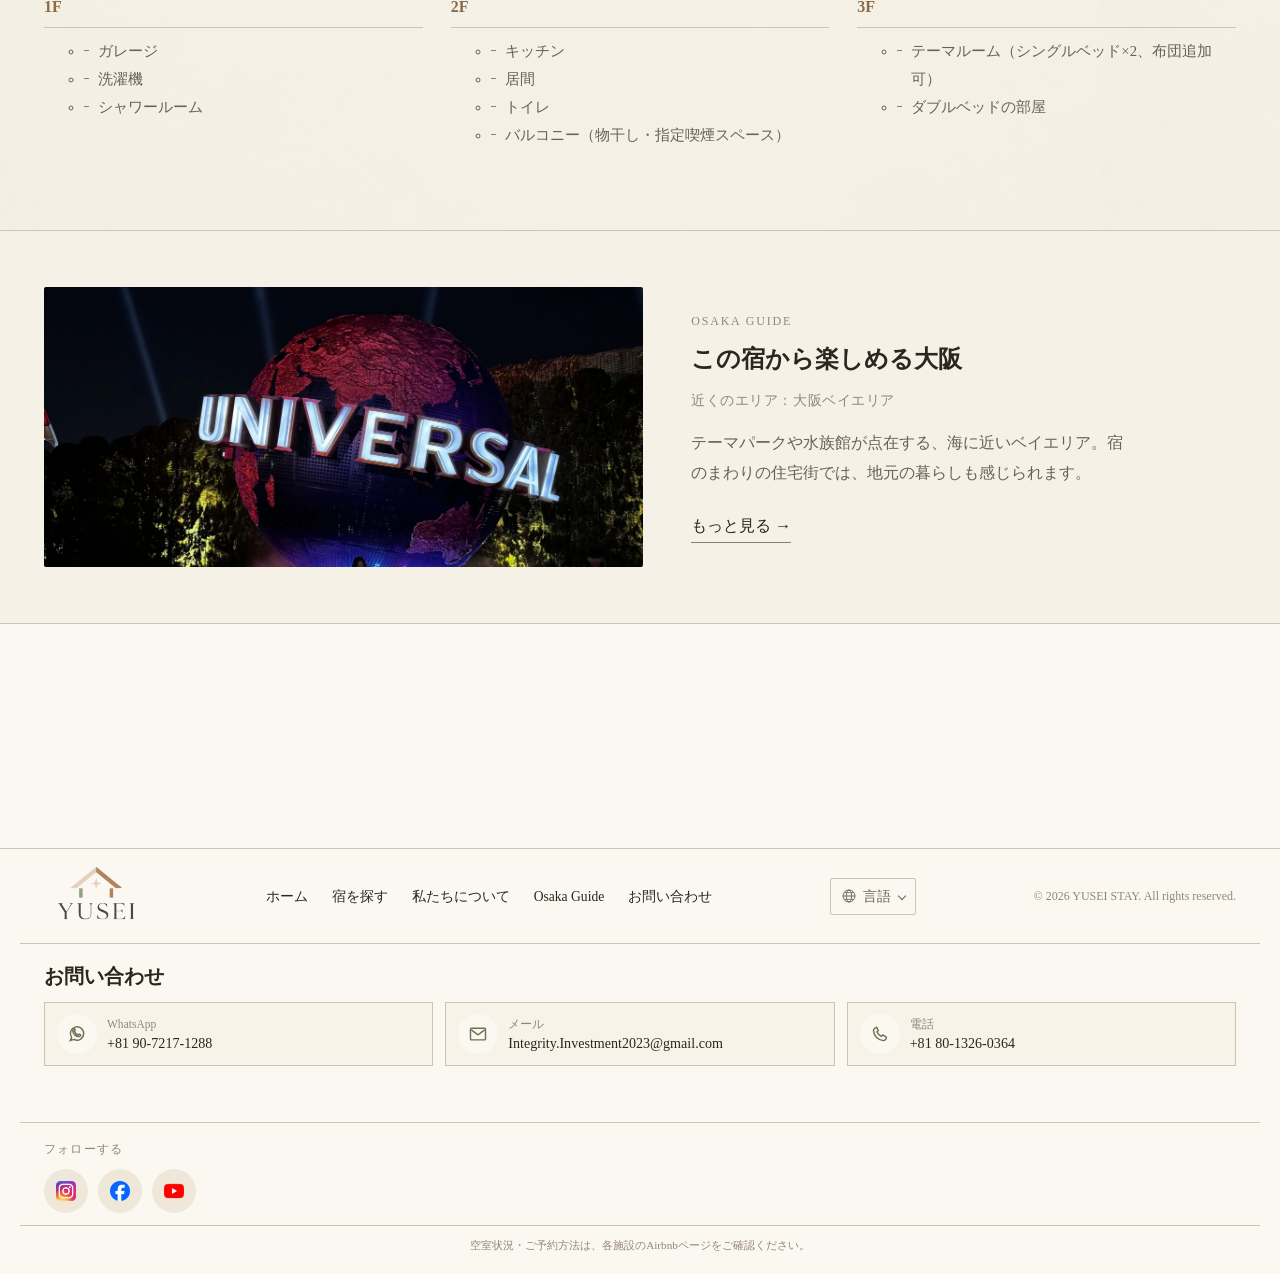
<file: stays/pine-garden.html>
<!doctype html>
<html lang="ja">
<head>
  <meta charset="UTF-8">
  <meta name="viewport" content="width=device-width, initial-scale=1.0">
  <title>松園 Pine Garden | YUSEI STAY</title>
  <meta name="description" content="大阪・市岡にある三階建ての一棟貸し住宅、松園（Pine Garden）。設備・アクセス・ご宿泊案内を実際の写真とともにご紹介します。">

  <link rel="stylesheet" href="../css/reset.css">
  <link rel="stylesheet" href="../css/variables.css">
  <link rel="stylesheet" href="../css/global.css">
  <link rel="stylesheet" href="../css/header.css">
  <link rel="stylesheet" href="../css/stay-detail.css">
  <link rel="stylesheet" href="../css/pola-amenities.css">
  <link rel="stylesheet" href="../css/social.css?v=2">
  <link rel="stylesheet" href="../css/motion.css">
  <link rel="stylesheet" href="../css/responsive.css">
</head>
<body data-stay-id="pine">

  <header class="site-header" id="site-header">
    <div class="site-header__inner container">

      <a href="../index.html" class="brand" data-i18n-attr="aria-label:brand.ariaLabel" aria-label="YUSEI STAY ホームへ戻る">
        <img src="../assets/logo/yusei-logo.webp" alt="" class="brand__mark">
        <span class="brand__text">
          <span class="brand__name">YUSEI STAY</span>
          <span class="brand__tagline" data-i18n="brand.tagline">暮らすように、泊まる。</span>
        </span>
      </a>

      <nav class="main-nav" data-i18n-attr="aria-label:nav.ariaLabel" aria-label="メインナビゲーション">
        <ul class="main-nav__list">
          <li><a href="../index.html" data-i18n="nav.home">ホーム</a></li>
          <li><a href="../stays.html" data-i18n="nav.findStays">宿を探す</a></li>
          <li><a href="../about.html" data-i18n="nav.about">私たちについて</a></li>
          <li><a href="../tour-guide.html" data-i18n="nav.osakaGuide">Osaka Guide</a></li>
          <li><a href="#footer-contact" data-contact-jump data-i18n="nav.contact">お問い合わせ</a></li>
        </ul>
      </nav>

      <div class="header-utility">
        <div class="lang-switcher" data-lang-switcher>
          <button type="button" class="lang-switcher__trigger" data-lang-trigger aria-expanded="false" data-i18n-attr="aria-label:nav.language.label" aria-label="言語を選択">
            <svg class="lang-switcher__globe" viewBox="0 0 24 24" aria-hidden="true" focusable="false">
              <circle cx="12" cy="12" r="9" fill="none" stroke="currentColor" stroke-width="1.4"></circle>
              <ellipse cx="12" cy="12" rx="4" ry="9" fill="none" stroke="currentColor" stroke-width="1.4"></ellipse>
              <line x1="3" y1="12" x2="21" y2="12" stroke="currentColor" stroke-width="1.4"></line>
              <line x1="4.5" y1="7" x2="19.5" y2="7" stroke="currentColor" stroke-width="1.2"></line>
              <line x1="4.5" y1="17" x2="19.5" y2="17" stroke="currentColor" stroke-width="1.2"></line>
            </svg>
            <span data-i18n="nav.language.generic">言語</span>
          </button>
        </div>

        <a href="../stays.html" class="button button--primary" data-i18n="cta.findStays">宿を探す &rarr;</a>

        <button type="button" class="hamburger" id="hamburger-toggle" aria-expanded="false" aria-controls="mobile-menu">
          <span class="visually-hidden" data-i18n="hamburger.open">メニューを開く</span>
          <span class="hamburger__line" aria-hidden="true"></span>
          <span class="hamburger__line" aria-hidden="true"></span>
          <span class="hamburger__line" aria-hidden="true"></span>
        </button>
      </div>

    </div>

    <div class="mobile-menu" id="mobile-menu" hidden>
      <ul class="mobile-menu__list">
        <li><a href="../index.html" data-i18n="nav.home">ホーム</a></li>
        <li><a href="../stays.html" data-i18n="nav.findStays">宿を探す</a></li>
        <li><a href="../about.html" data-i18n="nav.about">私たちについて</a></li>
        <li><a href="../tour-guide.html" data-i18n="nav.osakaGuide">Osaka Guide</a></li>
        <li><a href="#footer-contact" data-contact-jump data-i18n="nav.contact">お問い合わせ</a></li>
      </ul>
      <div class="mobile-menu__language lang-switcher" data-lang-switcher>
        <button type="button" class="lang-switcher__trigger" data-lang-trigger aria-expanded="false" data-i18n-attr="aria-label:nav.language.label" aria-label="言語を選択">
          <svg class="lang-switcher__globe" viewBox="0 0 24 24" aria-hidden="true" focusable="false">
            <circle cx="12" cy="12" r="9" fill="none" stroke="currentColor" stroke-width="1.4"></circle>
            <ellipse cx="12" cy="12" rx="4" ry="9" fill="none" stroke="currentColor" stroke-width="1.4"></ellipse>
            <line x1="3" y1="12" x2="21" y2="12" stroke="currentColor" stroke-width="1.4"></line>
            <line x1="4.5" y1="7" x2="19.5" y2="7" stroke="currentColor" stroke-width="1.2"></line>
            <line x1="4.5" y1="17" x2="19.5" y2="17" stroke="currentColor" stroke-width="1.2"></line>
          </svg>
          <span data-i18n="nav.language.generic">言語</span>
        </button>
      </div>
      <a href="../stays.html" class="button button--primary button--block" data-i18n="cta.findStays">宿を探す &rarr;</a>
    </div>
  </header>

  <main id="main">

    <section class="stay-hero">
      <div class="stay-hero__media">
        <img src="../assets/properties/stay-05_Pine Garden/room_picture_1.webp" alt="松園 Pine Gardenの室内" class="stay-hero__image">
        <div class="stay-hero__overlay" aria-hidden="true"></div>
      </div>
      <div class="stay-hero__container container">
        <p class="stay-hero__eyebrow">YUSEI STAY</p>
        <h1 class="stay-hero__heading">松園<span class="stay-hero__heading-en">Pine Garden</span></h1>
        <p class="stay-hero__meta">
          <span class="stay-hero__tag" data-i18n="stayDetail.wholeHouse">一棟貸し</span>
          <span aria-hidden="true">・</span>
          <span>弁天町・朝潮橋</span>
        </p>
        <p class="stay-hero__summary" data-stay-field="tagline">市岡に建つ、三階建ての一棟貸し住宅。</p>
      </div>
    </section>

    <section class="stay-tabs-section container" data-reveal>
      <div class="stay-tabs" data-stay-tabs>
        <div class="stay-tablist" role="tablist" data-tablist data-i18n-attr="aria-label:stayDetail.tablist.ariaLabel" aria-label="宿泊施設の詳細タブ">
          <button type="button" role="tab" id="tab-about" aria-controls="panel-about" aria-selected="true" tabindex="0" class="stay-tab"><span data-i18n="stayDetail.tabs.about">宿について</span></button>
          <button type="button" role="tab" id="tab-amenities" aria-controls="panel-amenities" aria-selected="false" tabindex="-1" class="stay-tab"><span data-i18n="stayDetail.tabs.amenities">設備・アメニティ</span></button>
          <button type="button" role="tab" id="tab-access" aria-controls="panel-access" aria-selected="false" tabindex="-1" class="stay-tab"><span data-i18n="stayDetail.tabs.access">アクセス</span></button>
          <button type="button" role="tab" id="tab-guide" aria-controls="panel-guide" aria-selected="false" tabindex="-1" class="stay-tab"><span data-i18n="stayDetail.tabs.guide">ご宿泊案内</span></button>
          <span class="stay-tab-indicator" data-tab-indicator aria-hidden="true"></span>
        </div>

        <div class="stay-panels">

          <section id="panel-about" role="tabpanel" aria-labelledby="tab-about" tabindex="0" class="stay-panel" data-panel>
            <div class="stay-about">
              <div class="stay-about__intro">
                <p class="stay-about__eyebrow">ABOUT</p>
                <p class="stay-about__text" data-stay-field="summary">松園は、大阪市港区市岡にある三階建ての一棟貸し住宅です。1階はガレージ・洗濯機・シャワールーム、2階はキッチン・居間・トイレ・バルコニー（物干し・指定喫煙スペース）、3階はシングルベッド2台＋布団追加可のテーマルームと、ダブルベッドの部屋という構成です。</p>
                <p class="stay-capacity-note" data-stay-field="capacityNote" hidden></p>
              </div>
              <div class="stay-about__media">
                <div class="stay-gallery" data-stay-gallery>
                  <div class="stay-gallery__viewport" data-gallery-viewport tabindex="0" role="group" data-i18n-attr="aria-label:stayDetail.about.galleryHeading" aria-label="館内の写真">
                    <img class="stay-gallery__img is-active" data-gallery-img src="../assets/properties/stay-05_Pine Garden/room_picture_1.webp" alt="松園 Pine Gardenの室内写真 1" loading="eager">
                    <button type="button" class="stay-gallery__nav stay-gallery__nav--prev" data-gallery-prev data-i18n-attr="aria-label:stayDetail.gallery.prev" aria-label="前の写真">&lsaquo;</button>
                    <button type="button" class="stay-gallery__nav stay-gallery__nav--next" data-gallery-next data-i18n-attr="aria-label:stayDetail.gallery.next" aria-label="次の写真">&rsaquo;</button>
                    <div class="stay-gallery__counter" data-gallery-counter aria-hidden="true"></div>
                  </div>
                  <div class="stay-gallery__dots" data-gallery-dots aria-hidden="true"></div>
                  <ul class="stay-gallery__thumbs" data-gallery-thumbs></ul>
                </div>
              </div>
            </div>

            <div class="stay-rooms" data-stay-rooms-wrap>
              <h2 class="stay-section-heading" data-i18n="stayDetail.about.roomsHeading">各フロアのご案内</h2>
              <div class="stay-rooms__divider" aria-hidden="true"></div>
              <ul class="stay-rooms__list" data-stay-field="rooms">
                <li class="stay-rooms__item">
                  <h3>1F</h3>
                  <ul>
                    <li>ガレージ</li>
                    <li>洗濯機</li>
                    <li>シャワールーム</li>
                  </ul>
                </li>
                <li class="stay-rooms__item">
                  <h3>2F</h3>
                  <ul>
                    <li>キッチン</li>
                    <li>居間</li>
                    <li>トイレ</li>
                    <li>バルコニー（物干し・指定喫煙スペース）</li>
                  </ul>
                </li>
                <li class="stay-rooms__item">
                  <h3>3F</h3>
                  <ul>
                    <li>テーマルーム（シングルベッド×2、布団追加可）</li>
                    <li>ダブルベッドの部屋</li>
                  </ul>
                </li>
              </ul>
            </div>
          </section>

          <section id="panel-amenities" role="tabpanel" aria-labelledby="tab-amenities" tabindex="0" class="stay-panel" data-panel hidden>
            <div data-stay-render="amenities"></div>
            <noscript><p class="stay-noscript">JavaScriptが無効です。設備の詳細は<a href="https://www.airbnb.com/h/pine2025" target="_blank" rel="noopener noreferrer">Airbnbの施設ページ</a>でご確認ください。</p></noscript>
          </section>

          <section id="panel-access" role="tabpanel" aria-labelledby="tab-access" tabindex="0" class="stay-panel" data-panel hidden>
            <div data-stay-render="access"></div>
            <noscript><p class="stay-noscript">JavaScriptが無効です。アクセスの詳細は<a href="https://www.airbnb.com/h/pine2025" target="_blank" rel="noopener noreferrer">Airbnbの施設ページ</a>でご確認ください。</p></noscript>
          </section>

          <section id="panel-guide" role="tabpanel" aria-labelledby="tab-guide" tabindex="0" class="stay-panel" data-panel hidden>
            <div data-stay-render="guide"></div>
            <noscript><p class="stay-noscript">JavaScriptが無効です。ご宿泊案内の詳細は<a href="https://www.airbnb.com/h/pine2025" target="_blank" rel="noopener noreferrer">Airbnbの施設ページ</a>でご確認ください。</p></noscript>
          </section>

        </div>
      </div>
    </section>

    <section class="stay-booking">
      <div class="container stay-booking__inner" data-reveal>
        <div class="stay-booking__copy">
          <h2 class="stay-booking__heading" data-i18n="stayDetail.booking.heading">ご予約について</h2>
          <p class="stay-booking__note" data-i18n="stayDetail.guide.availabilityNote">空室状況・料金・キャンセル条件はAirbnbでご確認ください。</p>
        </div>
        <a href="https://www.airbnb.com/h/pine2025" class="button button--primary" target="_blank" rel="noopener noreferrer" data-i18n="stayDetail.booking.cta">Airbnbで空室・料金を確認する &rarr;</a>
      </div>
    </section>

  </main>

  <footer class="site-footer">
    <div class="site-footer__inner container">

      <a href="../index.html" class="site-footer__brand" data-i18n-attr="aria-label:brand.ariaLabel" aria-label="YUSEI STAY ホームへ戻る">
        <img src="../assets/logo/yusei-logo.webp" alt="" class="brand__mark">
        <div>
          <p class="site-footer__brand-name">YUSEI STAY</p>
          <p class="site-footer__brand-tagline" data-i18n="brand.tagline">暮らすように、泊まる。</p>
        </div>
      </a>

      <nav class="site-footer__links" data-i18n-attr="aria-label:footer.navAriaLabel" aria-label="フッターナビゲーション">
        <ul>
          <li><a href="../index.html" data-i18n="nav.home">ホーム</a></li>
          <li><a href="../stays.html" data-i18n="nav.findStays">宿を探す</a></li>
          <li><a href="../about.html" data-i18n="nav.about">私たちについて</a></li>
          <li><a href="../tour-guide.html" data-i18n="nav.osakaGuide">Osaka Guide</a></li>
          <li><a href="#footer-contact" data-contact-jump data-i18n="nav.contact">お問い合わせ</a></li>
        </ul>
      </nav>

      <div class="site-footer__language lang-switcher" data-lang-switcher>
        <button type="button" class="lang-switcher__trigger" data-lang-trigger aria-expanded="false" data-i18n-attr="aria-label:nav.language.label" aria-label="言語を選択">
          <svg class="lang-switcher__globe" viewBox="0 0 24 24" aria-hidden="true" focusable="false">
            <circle cx="12" cy="12" r="9" fill="none" stroke="currentColor" stroke-width="1.4"></circle>
            <ellipse cx="12" cy="12" rx="4" ry="9" fill="none" stroke="currentColor" stroke-width="1.4"></ellipse>
            <line x1="3" y1="12" x2="21" y2="12" stroke="currentColor" stroke-width="1.4"></line>
            <line x1="4.5" y1="7" x2="19.5" y2="7" stroke="currentColor" stroke-width="1.2"></line>
            <line x1="4.5" y1="17" x2="19.5" y2="17" stroke="currentColor" stroke-width="1.2"></line>
          </svg>
          <span data-i18n="nav.language.generic">言語</span>
        </button>
      </div>

      <p class="site-footer__copyright">&copy; 2026 YUSEI STAY. All rights reserved.</p>
    </div>

    <section class="site-footer__contact container" id="footer-contact" aria-labelledby="footer-contact-title">
      <h2 class="site-footer__contact-title" id="footer-contact-title" data-i18n="footer.contact">お問い合わせ</h2>
      <ul class="contact-links">
        <li>
          <a class="contact-link" data-contact-channel="whatsapp">
            <span class="contact-link__icon" aria-hidden="true"><svg viewBox="0 0 24 24" fill="none" stroke="currentColor" stroke-width="1.7"><path d="M20 11.5a8 8 0 0 1-11.8 7L4 20l1.5-4A8 8 0 1 1 20 11.5Z"/><path d="M9 8.5c.5 2.2 2.2 3.9 4.5 4.7l1-1 2 .8c-.2 1.3-1.2 2.2-2.5 2.2-3.8-.5-6.7-3.4-7.2-7.2 0-1.3.9-2.3 2.2-2.5l.8 2-1 .9Z"/></svg></span>
            <span class="contact-link__copy"><span class="contact-link__label" data-i18n="footer.contact.whatsapp">WhatsApp</span><span class="contact-link__value" data-i18n="footer.contact.pending">準備中</span></span>
          </a>
        </li>
        <li>
          <a class="contact-link" data-contact-channel="email">
            <span class="contact-link__icon" aria-hidden="true"><svg viewBox="0 0 24 24" fill="none" stroke="currentColor" stroke-width="1.7"><rect x="3" y="5" width="18" height="14" rx="1"/><path d="m4 7 8 6 8-6"/></svg></span>
            <span class="contact-link__copy"><span class="contact-link__label" data-i18n="footer.contact.email">メール</span><span class="contact-link__value" data-i18n="footer.contact.pending">準備中</span></span>
          </a>
        </li>
        <li>
          <a class="contact-link" data-contact-channel="phone">
            <span class="contact-link__icon" aria-hidden="true"><svg viewBox="0 0 24 24" fill="none" stroke="currentColor" stroke-width="1.7"><path d="M7.2 3.5 10 7.7 8.3 9.5c1.1 2.4 2.9 4.2 5.3 5.3l1.8-1.7 4.2 2.8c.1 2-1.4 4-3.6 4-6.4-.7-11.2-5.5-11.9-11.9 0-2.1 2-3.7 4-3.6Z"/></svg></span>
            <span class="contact-link__copy"><span class="contact-link__label" data-i18n="footer.contact.phone">電話</span><span class="contact-link__value" data-i18n="footer.contact.pending">準備中</span></span>
          </a>
        </li>
      </ul>
    </section>
    <div class="site-footer__social container">
      <p class="site-footer__social-label" data-i18n="footer.followUs">フォローする</p>
      <ul class="social-icons">
        <li>
          <span class="social-icon" data-social="instagram">
            <img src="../assets/icon/Instagram_1.webp" alt="" class="social-icon__img" aria-hidden="true">
            <span class="visually-hidden">Instagram</span>
          </span>
        </li>
        <li>
          <span class="social-icon" data-social="facebook">
            <img src="../assets/icon/Facebook_1.webp" alt="" class="social-icon__img" aria-hidden="true">
            <span class="visually-hidden">Facebook</span>
          </span>
        </li>
        <li>
          <span class="social-icon" data-social="youtube">
            <img src="../assets/icon/Youtube_1.webp" alt="" class="social-icon__img" aria-hidden="true">
            <span class="visually-hidden">YouTube</span>
          </span>
        </li>
      </ul>
    </div>

    <p class="site-footer__note container" data-i18n="footer.note">空室状況・ご予約方法は、各施設のAirbnbページをご確認ください。</p>
  </footer>

  <dialog id="info-dialog" aria-labelledby="info-dialog-title">
    <button type="button" id="info-dialog-close" class="info-dialog__close" data-i18n-attr="aria-label:dialog.close" aria-label="閉じる">&times;</button>
    <h2 id="info-dialog-title"></h2>
    <div id="info-dialog-body"></div>
  </dialog>

  <script src="../js/i18n.js"></script>
  <script src="../js/language-switcher.js"></script>
  <script src="../js/navigation.js"></script>
  <script src="../js/contact-config.js?v=2"></script>
  <script src="../js/contact-links.js?v=2"></script>
  <script src="../js/social-config.js"></script>
  <script src="../js/social-links.js"></script>
  <script src="../js/animations.js"></script>
  <script src="../js/main.js"></script>
  <script src="../js/stay-data.js"></script>
  <script src="../js/stay-detail.js"></script>
</body>
</html>
</file>
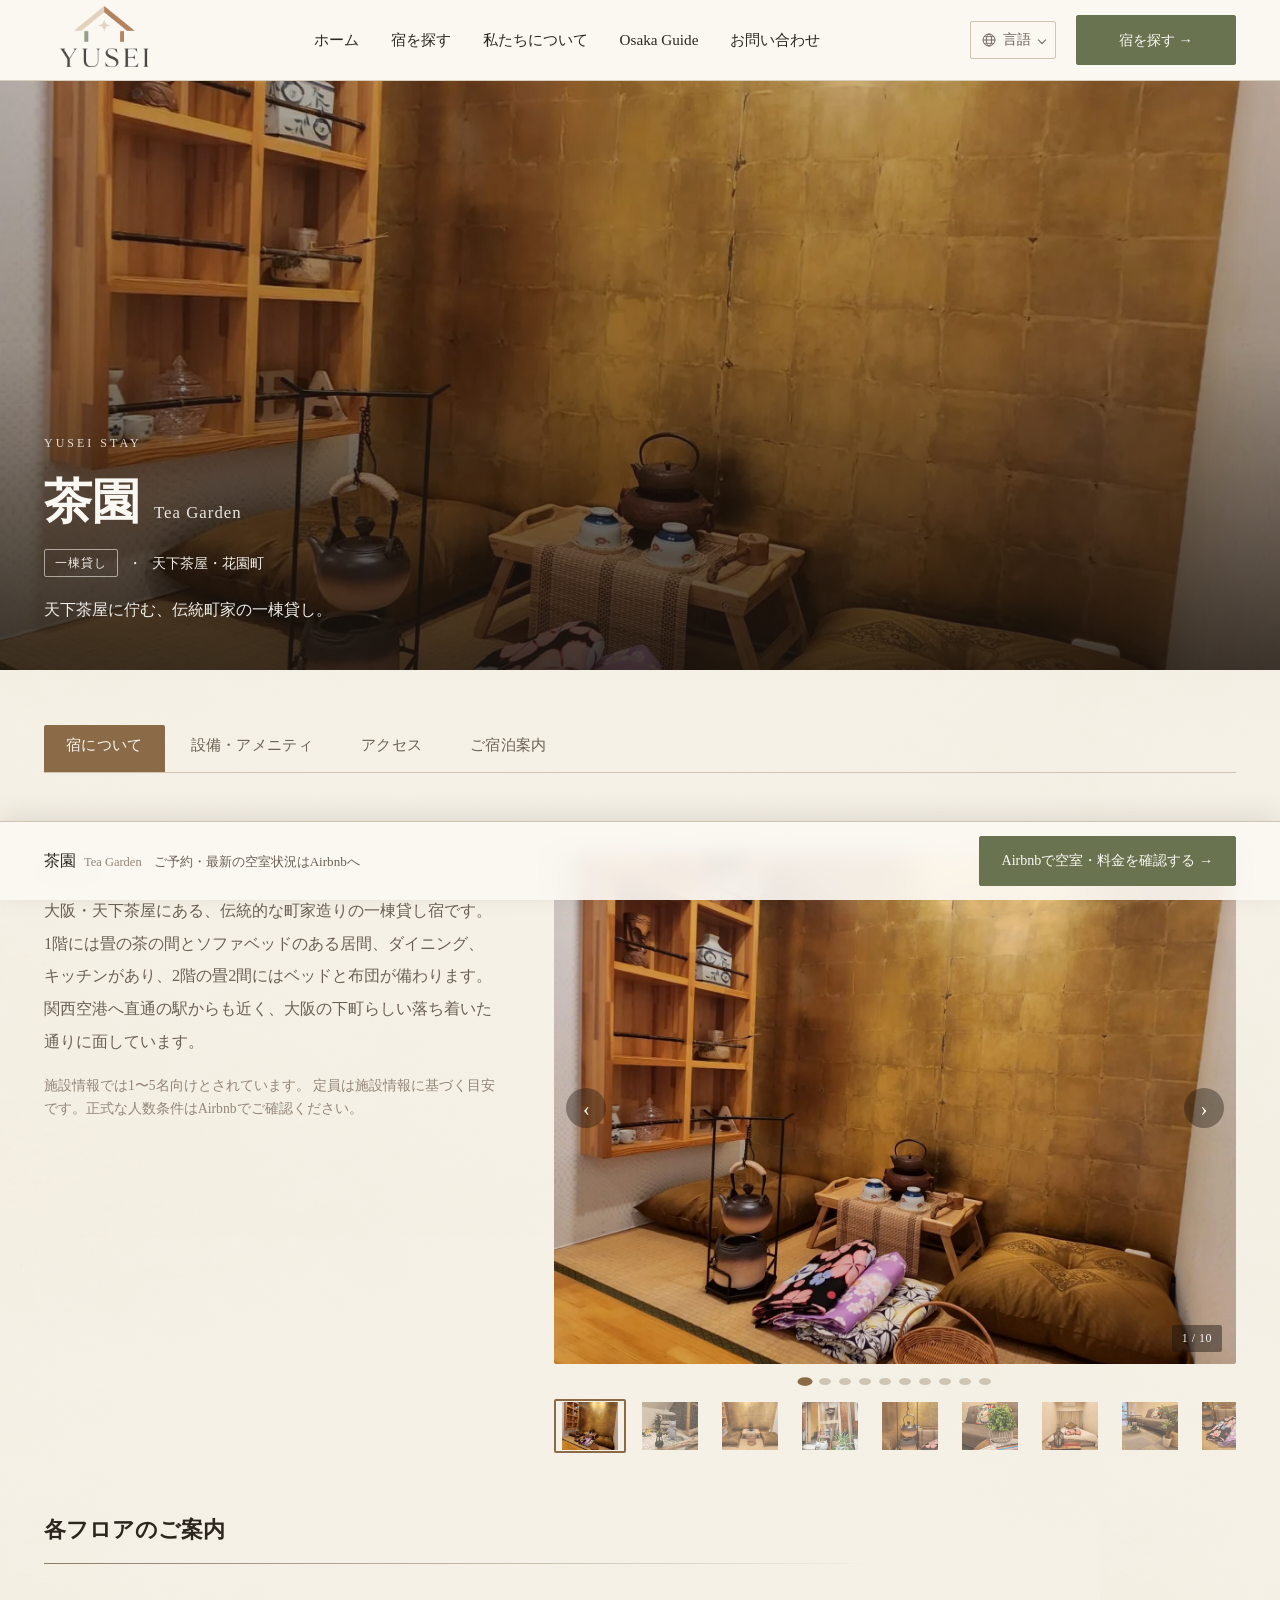
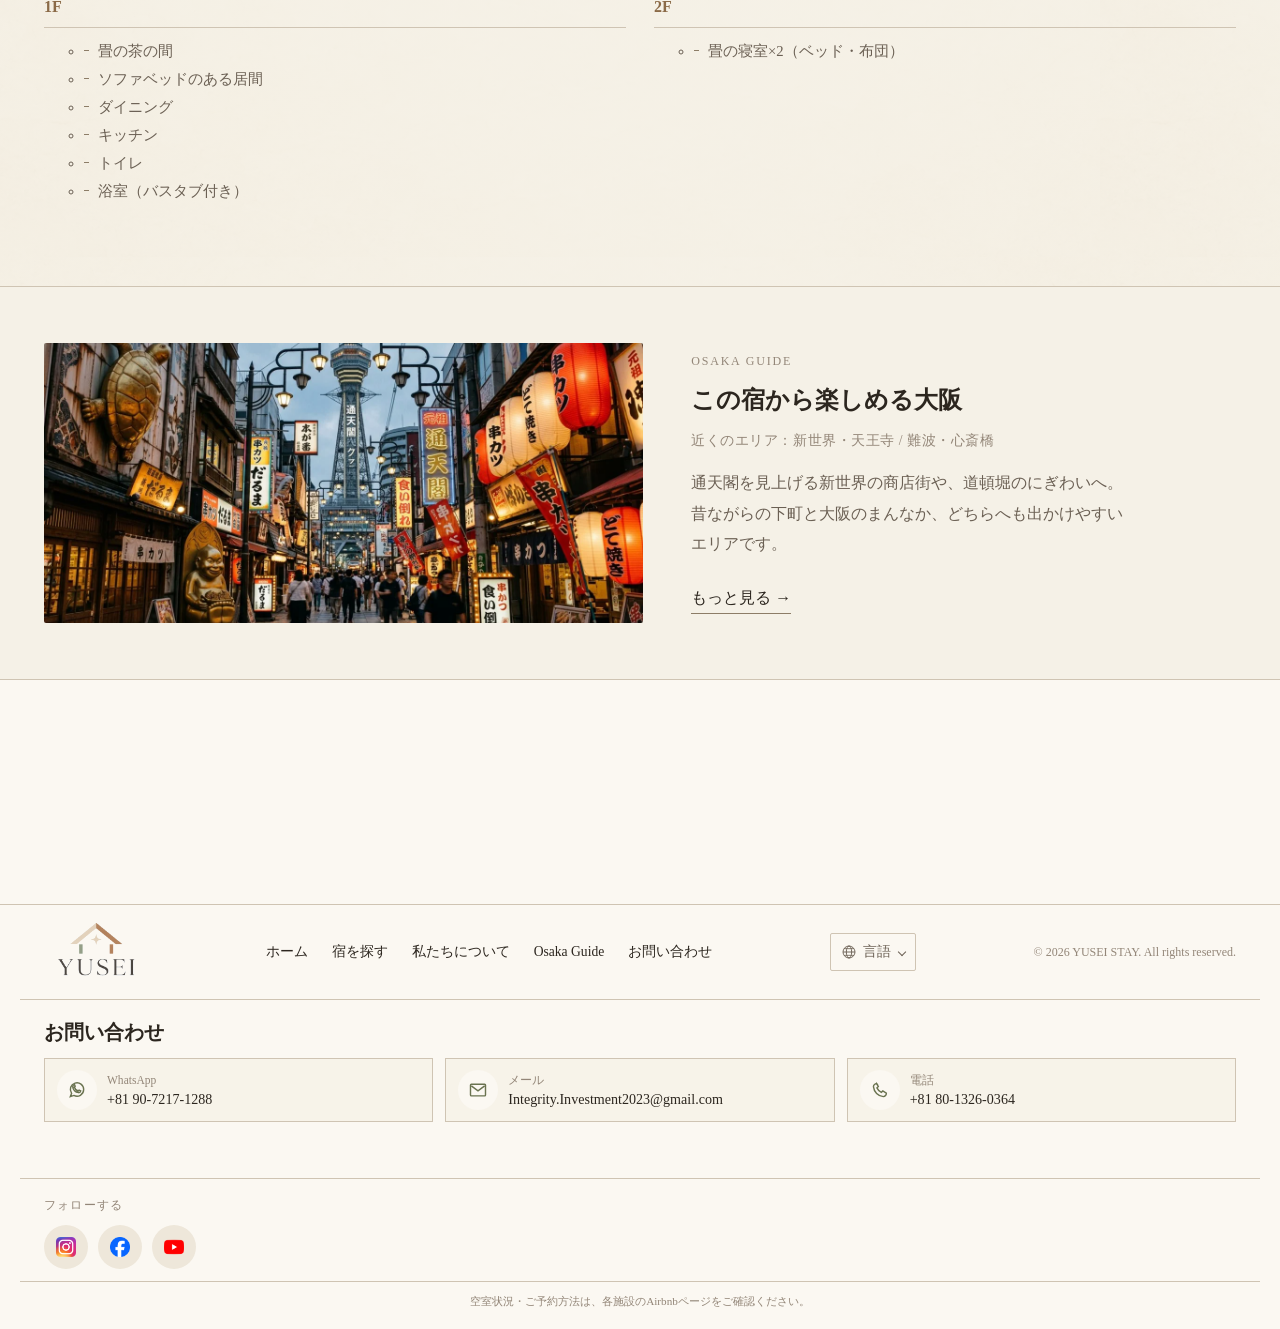
<file: stays/tea-garden.html>
<!doctype html>
<html lang="ja">
<head>
  <meta charset="UTF-8">
  <meta name="viewport" content="width=device-width, initial-scale=1.0">
  <title>茶園 Tea Garden | YUSEI STAY</title>
  <meta name="description" content="大阪・天下茶屋にある伝統町家の一棟貸し宿、茶園（Tea Garden）。設備・アクセス・ご宿泊案内を実際の写真とともにご紹介します。">

  <link rel="stylesheet" href="../css/reset.css">
  <link rel="stylesheet" href="../css/variables.css">
  <link rel="stylesheet" href="../css/global.css">
  <link rel="stylesheet" href="../css/header.css">
  <link rel="stylesheet" href="../css/stay-detail.css">
  <link rel="stylesheet" href="../css/pola-amenities.css">
  <link rel="stylesheet" href="../css/social.css?v=2">
  <link rel="stylesheet" href="../css/motion.css">
  <link rel="stylesheet" href="../css/responsive.css">
</head>
<body data-stay-id="tea">

  <header class="site-header" id="site-header">
    <div class="site-header__inner container">

      <a href="../index.html" class="brand" data-i18n-attr="aria-label:brand.ariaLabel" aria-label="YUSEI STAY ホームへ戻る">
        <img src="../assets/logo/yusei-logo.webp" alt="" class="brand__mark">
        <span class="brand__text">
          <span class="brand__name">YUSEI STAY</span>
          <span class="brand__tagline" data-i18n="brand.tagline">暮らすように、泊まる。</span>
        </span>
      </a>

      <nav class="main-nav" data-i18n-attr="aria-label:nav.ariaLabel" aria-label="メインナビゲーション">
        <ul class="main-nav__list">
          <li><a href="../index.html" data-i18n="nav.home">ホーム</a></li>
          <li><a href="../stays.html" data-i18n="nav.findStays">宿を探す</a></li>
          <li><a href="../about.html" data-i18n="nav.about">私たちについて</a></li>
          <li><a href="../tour-guide.html" data-i18n="nav.osakaGuide">Osaka Guide</a></li>
          <li><a href="#footer-contact" data-contact-jump data-i18n="nav.contact">お問い合わせ</a></li>
        </ul>
      </nav>

      <div class="header-utility">
        <div class="lang-switcher" data-lang-switcher>
          <button type="button" class="lang-switcher__trigger" data-lang-trigger aria-expanded="false" data-i18n-attr="aria-label:nav.language.label" aria-label="言語を選択">
            <svg class="lang-switcher__globe" viewBox="0 0 24 24" aria-hidden="true" focusable="false">
              <circle cx="12" cy="12" r="9" fill="none" stroke="currentColor" stroke-width="1.4"></circle>
              <ellipse cx="12" cy="12" rx="4" ry="9" fill="none" stroke="currentColor" stroke-width="1.4"></ellipse>
              <line x1="3" y1="12" x2="21" y2="12" stroke="currentColor" stroke-width="1.4"></line>
              <line x1="4.5" y1="7" x2="19.5" y2="7" stroke="currentColor" stroke-width="1.2"></line>
              <line x1="4.5" y1="17" x2="19.5" y2="17" stroke="currentColor" stroke-width="1.2"></line>
            </svg>
            <span data-i18n="nav.language.generic">言語</span>
          </button>
        </div>

        <a href="../stays.html" class="button button--primary" data-i18n="cta.findStays">宿を探す &rarr;</a>

        <button type="button" class="hamburger" id="hamburger-toggle" aria-expanded="false" aria-controls="mobile-menu">
          <span class="visually-hidden" data-i18n="hamburger.open">メニューを開く</span>
          <span class="hamburger__line" aria-hidden="true"></span>
          <span class="hamburger__line" aria-hidden="true"></span>
          <span class="hamburger__line" aria-hidden="true"></span>
        </button>
      </div>

    </div>

    <div class="mobile-menu" id="mobile-menu" hidden>
      <ul class="mobile-menu__list">
        <li><a href="../index.html" data-i18n="nav.home">ホーム</a></li>
        <li><a href="../stays.html" data-i18n="nav.findStays">宿を探す</a></li>
        <li><a href="../about.html" data-i18n="nav.about">私たちについて</a></li>
        <li><a href="../tour-guide.html" data-i18n="nav.osakaGuide">Osaka Guide</a></li>
        <li><a href="#footer-contact" data-contact-jump data-i18n="nav.contact">お問い合わせ</a></li>
      </ul>
      <div class="mobile-menu__language lang-switcher" data-lang-switcher>
        <button type="button" class="lang-switcher__trigger" data-lang-trigger aria-expanded="false" data-i18n-attr="aria-label:nav.language.label" aria-label="言語を選択">
          <svg class="lang-switcher__globe" viewBox="0 0 24 24" aria-hidden="true" focusable="false">
            <circle cx="12" cy="12" r="9" fill="none" stroke="currentColor" stroke-width="1.4"></circle>
            <ellipse cx="12" cy="12" rx="4" ry="9" fill="none" stroke="currentColor" stroke-width="1.4"></ellipse>
            <line x1="3" y1="12" x2="21" y2="12" stroke="currentColor" stroke-width="1.4"></line>
            <line x1="4.5" y1="7" x2="19.5" y2="7" stroke="currentColor" stroke-width="1.2"></line>
            <line x1="4.5" y1="17" x2="19.5" y2="17" stroke="currentColor" stroke-width="1.2"></line>
          </svg>
          <span data-i18n="nav.language.generic">言語</span>
        </button>
      </div>
      <a href="../stays.html" class="button button--primary button--block" data-i18n="cta.findStays">宿を探す &rarr;</a>
    </div>
  </header>

  <main id="main">

    <section class="stay-hero">
      <div class="stay-hero__media">
        <img src="../assets/properties/stay-01_Tea Garden/room_picture_1.webp" alt="茶園 Tea Gardenの室内" class="stay-hero__image">
        <div class="stay-hero__overlay" aria-hidden="true"></div>
      </div>
      <div class="stay-hero__container container">
        <p class="stay-hero__eyebrow">YUSEI STAY</p>
        <h1 class="stay-hero__heading">茶園<span class="stay-hero__heading-en">Tea Garden</span></h1>
        <p class="stay-hero__meta">
          <span class="stay-hero__tag" data-i18n="stayDetail.wholeHouse">一棟貸し</span>
          <span aria-hidden="true">・</span>
          <span>天下茶屋・花園町</span>
        </p>
        <p class="stay-hero__summary" data-stay-field="tagline">天下茶屋に佇む、伝統町家の一棟貸し。</p>
      </div>
    </section>

    <section class="stay-tabs-section container" data-reveal>
      <div class="stay-tabs" data-stay-tabs>
        <div class="stay-tablist" role="tablist" data-tablist data-i18n-attr="aria-label:stayDetail.tablist.ariaLabel" aria-label="宿泊施設の詳細タブ">
          <button type="button" role="tab" id="tab-about" aria-controls="panel-about" aria-selected="true" tabindex="0" class="stay-tab"><span data-i18n="stayDetail.tabs.about">宿について</span></button>
          <button type="button" role="tab" id="tab-amenities" aria-controls="panel-amenities" aria-selected="false" tabindex="-1" class="stay-tab"><span data-i18n="stayDetail.tabs.amenities">設備・アメニティ</span></button>
          <button type="button" role="tab" id="tab-access" aria-controls="panel-access" aria-selected="false" tabindex="-1" class="stay-tab"><span data-i18n="stayDetail.tabs.access">アクセス</span></button>
          <button type="button" role="tab" id="tab-guide" aria-controls="panel-guide" aria-selected="false" tabindex="-1" class="stay-tab"><span data-i18n="stayDetail.tabs.guide">ご宿泊案内</span></button>
          <span class="stay-tab-indicator" data-tab-indicator aria-hidden="true"></span>
        </div>

        <div class="stay-panels">

          <section id="panel-about" role="tabpanel" aria-labelledby="tab-about" tabindex="0" class="stay-panel" data-panel>
            <div class="stay-about">
              <div class="stay-about__intro">
                <p class="stay-about__eyebrow">ABOUT</p>
                <p class="stay-about__text" data-stay-field="summary">大阪・天下茶屋にある、伝統的な町家造りの一棟貸し宿です。1階には畳の茶の間とソファベッドのある居間、ダイニング、キッチンがあり、2階の畳2間にはベッドと布団が備わります。関西空港へ直通の駅からも近く、大阪の下町らしい落ち着いた通りに面しています。</p>
                <p class="stay-capacity-note" data-stay-field="capacityNote" hidden></p>
              </div>
              <div class="stay-about__media">
                <div class="stay-gallery" data-stay-gallery>
                  <div class="stay-gallery__viewport" data-gallery-viewport tabindex="0" role="group" data-i18n-attr="aria-label:stayDetail.about.galleryHeading" aria-label="館内の写真">
                    <img class="stay-gallery__img is-active" data-gallery-img src="../assets/properties/stay-01_Tea Garden/room_picture_1.webp" alt="茶園 Tea Gardenの室内写真 1" loading="eager">
                    <button type="button" class="stay-gallery__nav stay-gallery__nav--prev" data-gallery-prev data-i18n-attr="aria-label:stayDetail.gallery.prev" aria-label="前の写真">&lsaquo;</button>
                    <button type="button" class="stay-gallery__nav stay-gallery__nav--next" data-gallery-next data-i18n-attr="aria-label:stayDetail.gallery.next" aria-label="次の写真">&rsaquo;</button>
                    <div class="stay-gallery__counter" data-gallery-counter aria-hidden="true"></div>
                  </div>
                  <div class="stay-gallery__dots" data-gallery-dots aria-hidden="true"></div>
                  <ul class="stay-gallery__thumbs" data-gallery-thumbs></ul>
                </div>
              </div>
            </div>

            <div class="stay-rooms" data-stay-rooms-wrap>
              <h2 class="stay-section-heading" data-i18n="stayDetail.about.roomsHeading">各フロアのご案内</h2>
              <div class="stay-rooms__divider" aria-hidden="true"></div>
              <ul class="stay-rooms__list" data-stay-field="rooms">
                <li class="stay-rooms__item">
                  <h3>1F</h3>
                  <ul>
                    <li>畳の茶の間</li>
                    <li>ソファベッドのある居間</li>
                    <li>ダイニング</li>
                    <li>キッチン</li>
                    <li>トイレ</li>
                    <li>浴室（バスタブ付き）</li>
                  </ul>
                </li>
                <li class="stay-rooms__item">
                  <h3>2F</h3>
                  <ul>
                    <li>畳の寝室×2（ベッド・布団）</li>
                  </ul>
                </li>
              </ul>
            </div>
          </section>

          <section id="panel-amenities" role="tabpanel" aria-labelledby="tab-amenities" tabindex="0" class="stay-panel" data-panel hidden>
            <div data-stay-render="amenities"></div>
            <noscript><p class="stay-noscript">JavaScriptが無効です。設備の詳細は<a href="https://www.airbnb.com/h/teagarden2024" target="_blank" rel="noopener noreferrer">Airbnbの施設ページ</a>でご確認ください。</p></noscript>
          </section>

          <section id="panel-access" role="tabpanel" aria-labelledby="tab-access" tabindex="0" class="stay-panel" data-panel hidden>
            <div data-stay-render="access"></div>
            <noscript><p class="stay-noscript">JavaScriptが無効です。アクセスの詳細は<a href="https://www.airbnb.com/h/teagarden2024" target="_blank" rel="noopener noreferrer">Airbnbの施設ページ</a>でご確認ください。</p></noscript>
          </section>

          <section id="panel-guide" role="tabpanel" aria-labelledby="tab-guide" tabindex="0" class="stay-panel" data-panel hidden>
            <div data-stay-render="guide"></div>
            <noscript><p class="stay-noscript">JavaScriptが無効です。ご宿泊案内の詳細は<a href="https://www.airbnb.com/h/teagarden2024" target="_blank" rel="noopener noreferrer">Airbnbの施設ページ</a>でご確認ください。</p></noscript>
          </section>

        </div>
      </div>
    </section>

    <section class="stay-booking">
      <div class="container stay-booking__inner" data-reveal>
        <div class="stay-booking__copy">
          <h2 class="stay-booking__heading" data-i18n="stayDetail.booking.heading">ご予約について</h2>
          <p class="stay-booking__note" data-i18n="stayDetail.guide.availabilityNote">空室状況・料金・キャンセル条件はAirbnbでご確認ください。</p>
        </div>
        <a href="https://www.airbnb.com/h/teagarden2024" class="button button--primary" target="_blank" rel="noopener noreferrer" data-i18n="stayDetail.booking.cta">Airbnbで空室・料金を確認する &rarr;</a>
      </div>
    </section>

  </main>

  <footer class="site-footer">
    <div class="site-footer__inner container">

      <a href="../index.html" class="site-footer__brand" data-i18n-attr="aria-label:brand.ariaLabel" aria-label="YUSEI STAY ホームへ戻る">
        <img src="../assets/logo/yusei-logo.webp" alt="" class="brand__mark">
        <div>
          <p class="site-footer__brand-name">YUSEI STAY</p>
          <p class="site-footer__brand-tagline" data-i18n="brand.tagline">暮らすように、泊まる。</p>
        </div>
      </a>

      <nav class="site-footer__links" data-i18n-attr="aria-label:footer.navAriaLabel" aria-label="フッターナビゲーション">
        <ul>
          <li><a href="../index.html" data-i18n="nav.home">ホーム</a></li>
          <li><a href="../stays.html" data-i18n="nav.findStays">宿を探す</a></li>
          <li><a href="../about.html" data-i18n="nav.about">私たちについて</a></li>
          <li><a href="../tour-guide.html" data-i18n="nav.osakaGuide">Osaka Guide</a></li>
          <li><a href="#footer-contact" data-contact-jump data-i18n="nav.contact">お問い合わせ</a></li>
        </ul>
      </nav>

      <div class="site-footer__language lang-switcher" data-lang-switcher>
        <button type="button" class="lang-switcher__trigger" data-lang-trigger aria-expanded="false" data-i18n-attr="aria-label:nav.language.label" aria-label="言語を選択">
          <svg class="lang-switcher__globe" viewBox="0 0 24 24" aria-hidden="true" focusable="false">
            <circle cx="12" cy="12" r="9" fill="none" stroke="currentColor" stroke-width="1.4"></circle>
            <ellipse cx="12" cy="12" rx="4" ry="9" fill="none" stroke="currentColor" stroke-width="1.4"></ellipse>
            <line x1="3" y1="12" x2="21" y2="12" stroke="currentColor" stroke-width="1.4"></line>
            <line x1="4.5" y1="7" x2="19.5" y2="7" stroke="currentColor" stroke-width="1.2"></line>
            <line x1="4.5" y1="17" x2="19.5" y2="17" stroke="currentColor" stroke-width="1.2"></line>
          </svg>
          <span data-i18n="nav.language.generic">言語</span>
        </button>
      </div>

      <p class="site-footer__copyright">&copy; 2026 YUSEI STAY. All rights reserved.</p>
    </div>

    <section class="site-footer__contact container" id="footer-contact" aria-labelledby="footer-contact-title">
      <h2 class="site-footer__contact-title" id="footer-contact-title" data-i18n="footer.contact">お問い合わせ</h2>
      <ul class="contact-links">
        <li>
          <a class="contact-link" data-contact-channel="whatsapp">
            <span class="contact-link__icon" aria-hidden="true"><svg viewBox="0 0 24 24" fill="none" stroke="currentColor" stroke-width="1.7"><path d="M20 11.5a8 8 0 0 1-11.8 7L4 20l1.5-4A8 8 0 1 1 20 11.5Z"/><path d="M9 8.5c.5 2.2 2.2 3.9 4.5 4.7l1-1 2 .8c-.2 1.3-1.2 2.2-2.5 2.2-3.8-.5-6.7-3.4-7.2-7.2 0-1.3.9-2.3 2.2-2.5l.8 2-1 .9Z"/></svg></span>
            <span class="contact-link__copy"><span class="contact-link__label" data-i18n="footer.contact.whatsapp">WhatsApp</span><span class="contact-link__value" data-i18n="footer.contact.pending">準備中</span></span>
          </a>
        </li>
        <li>
          <a class="contact-link" data-contact-channel="email">
            <span class="contact-link__icon" aria-hidden="true"><svg viewBox="0 0 24 24" fill="none" stroke="currentColor" stroke-width="1.7"><rect x="3" y="5" width="18" height="14" rx="1"/><path d="m4 7 8 6 8-6"/></svg></span>
            <span class="contact-link__copy"><span class="contact-link__label" data-i18n="footer.contact.email">メール</span><span class="contact-link__value" data-i18n="footer.contact.pending">準備中</span></span>
          </a>
        </li>
        <li>
          <a class="contact-link" data-contact-channel="phone">
            <span class="contact-link__icon" aria-hidden="true"><svg viewBox="0 0 24 24" fill="none" stroke="currentColor" stroke-width="1.7"><path d="M7.2 3.5 10 7.7 8.3 9.5c1.1 2.4 2.9 4.2 5.3 5.3l1.8-1.7 4.2 2.8c.1 2-1.4 4-3.6 4-6.4-.7-11.2-5.5-11.9-11.9 0-2.1 2-3.7 4-3.6Z"/></svg></span>
            <span class="contact-link__copy"><span class="contact-link__label" data-i18n="footer.contact.phone">電話</span><span class="contact-link__value" data-i18n="footer.contact.pending">準備中</span></span>
          </a>
        </li>
      </ul>
    </section>
    <div class="site-footer__social container">
      <p class="site-footer__social-label" data-i18n="footer.followUs">フォローする</p>
      <ul class="social-icons">
        <li>
          <span class="social-icon" data-social="instagram">
            <img src="../assets/icon/Instagram_1.webp" alt="" class="social-icon__img" aria-hidden="true">
            <span class="visually-hidden">Instagram</span>
          </span>
        </li>
        <li>
          <span class="social-icon" data-social="facebook">
            <img src="../assets/icon/Facebook_1.webp" alt="" class="social-icon__img" aria-hidden="true">
            <span class="visually-hidden">Facebook</span>
          </span>
        </li>
        <li>
          <span class="social-icon" data-social="youtube">
            <img src="../assets/icon/Youtube_1.webp" alt="" class="social-icon__img" aria-hidden="true">
            <span class="visually-hidden">YouTube</span>
          </span>
        </li>
      </ul>
    </div>

    <p class="site-footer__note container" data-i18n="footer.note">空室状況・ご予約方法は、各施設のAirbnbページをご確認ください。</p>
  </footer>

  <dialog id="info-dialog" aria-labelledby="info-dialog-title">
    <button type="button" id="info-dialog-close" class="info-dialog__close" data-i18n-attr="aria-label:dialog.close" aria-label="閉じる">&times;</button>
    <h2 id="info-dialog-title"></h2>
    <div id="info-dialog-body"></div>
  </dialog>

  <script src="../js/i18n.js"></script>
  <script src="../js/language-switcher.js"></script>
  <script src="../js/navigation.js"></script>
  <script src="../js/contact-config.js?v=2"></script>
  <script src="../js/contact-links.js?v=2"></script>
  <script src="../js/social-config.js"></script>
  <script src="../js/social-links.js"></script>
  <script src="../js/animations.js"></script>
  <script src="../js/main.js"></script>
  <script src="../js/stay-data.js"></script>
  <script src="../js/stay-detail.js"></script>
</body>
</html>
</file>
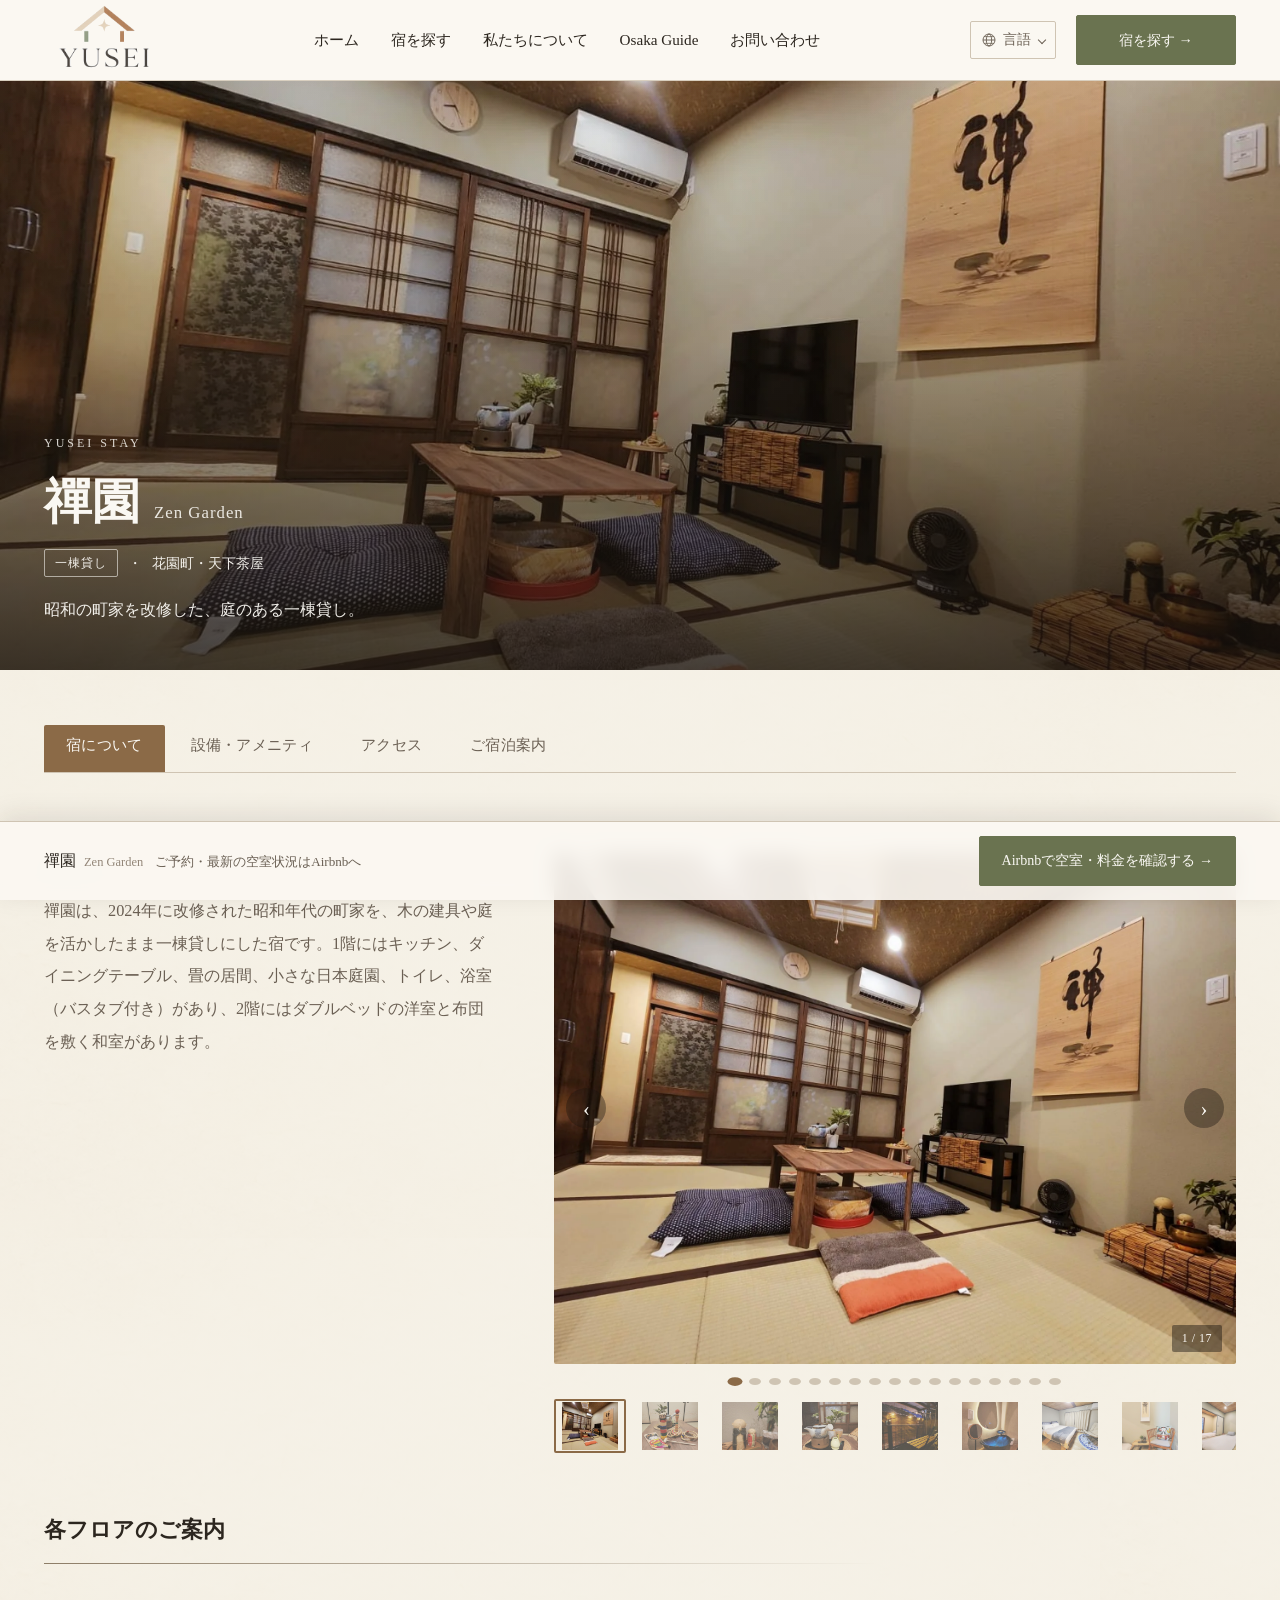
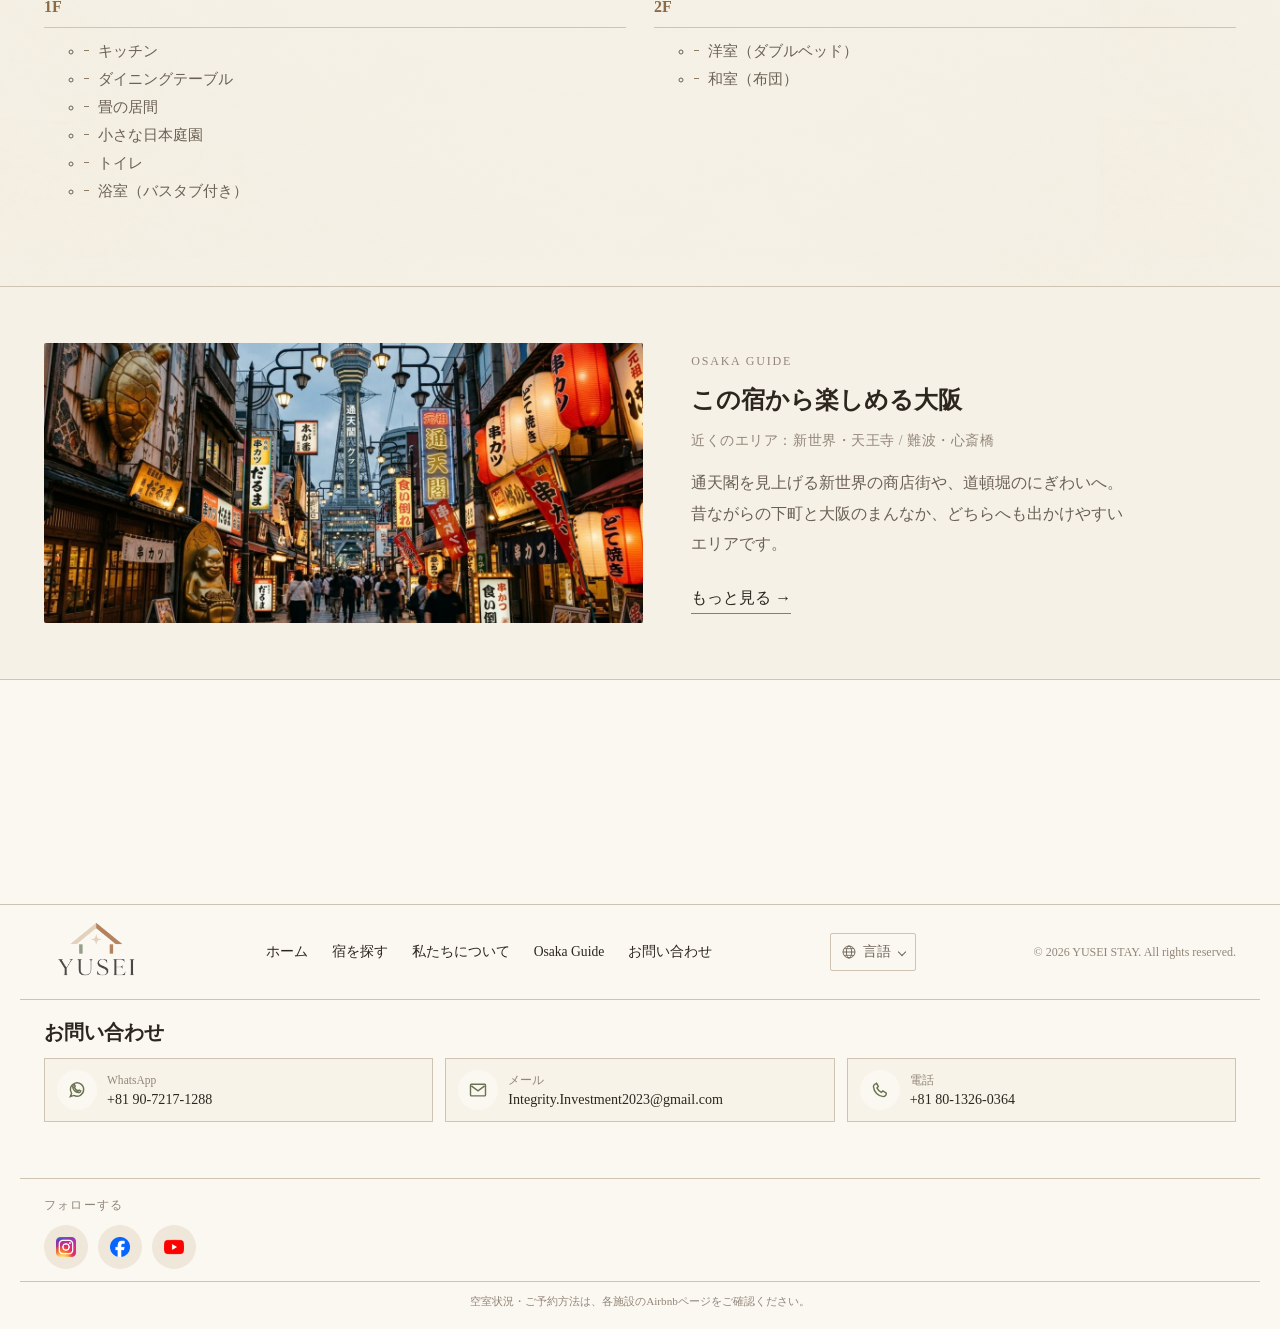
<file: stays/zen-garden.html>
<!doctype html>
<html lang="ja">
<head>
  <meta charset="UTF-8">
  <meta name="viewport" content="width=device-width, initial-scale=1.0">
  <title>禪園 Zen Garden | YUSEI STAY</title>
  <meta name="description" content="大阪・花園町にある昭和の町家を改修した一棟貸し宿、禪園（Zen Garden）。設備・アクセス・ご宿泊案内を実際の写真とともにご紹介します。">

  <link rel="stylesheet" href="../css/reset.css">
  <link rel="stylesheet" href="../css/variables.css">
  <link rel="stylesheet" href="../css/global.css">
  <link rel="stylesheet" href="../css/header.css">
  <link rel="stylesheet" href="../css/stay-detail.css">
  <link rel="stylesheet" href="../css/pola-amenities.css">
  <link rel="stylesheet" href="../css/social.css?v=2">
  <link rel="stylesheet" href="../css/motion.css">
  <link rel="stylesheet" href="../css/responsive.css">
</head>
<body data-stay-id="zen">

  <header class="site-header" id="site-header">
    <div class="site-header__inner container">

      <a href="../index.html" class="brand" data-i18n-attr="aria-label:brand.ariaLabel" aria-label="YUSEI STAY ホームへ戻る">
        <img src="../assets/logo/yusei-logo.webp" alt="" class="brand__mark">
        <span class="brand__text">
          <span class="brand__name">YUSEI STAY</span>
          <span class="brand__tagline" data-i18n="brand.tagline">暮らすように、泊まる。</span>
        </span>
      </a>

      <nav class="main-nav" data-i18n-attr="aria-label:nav.ariaLabel" aria-label="メインナビゲーション">
        <ul class="main-nav__list">
          <li><a href="../index.html" data-i18n="nav.home">ホーム</a></li>
          <li><a href="../stays.html" data-i18n="nav.findStays">宿を探す</a></li>
          <li><a href="../about.html" data-i18n="nav.about">私たちについて</a></li>
          <li><a href="../tour-guide.html" data-i18n="nav.osakaGuide">Osaka Guide</a></li>
          <li><a href="#footer-contact" data-contact-jump data-i18n="nav.contact">お問い合わせ</a></li>
        </ul>
      </nav>

      <div class="header-utility">
        <div class="lang-switcher" data-lang-switcher>
          <button type="button" class="lang-switcher__trigger" data-lang-trigger aria-expanded="false" data-i18n-attr="aria-label:nav.language.label" aria-label="言語を選択">
            <svg class="lang-switcher__globe" viewBox="0 0 24 24" aria-hidden="true" focusable="false">
              <circle cx="12" cy="12" r="9" fill="none" stroke="currentColor" stroke-width="1.4"></circle>
              <ellipse cx="12" cy="12" rx="4" ry="9" fill="none" stroke="currentColor" stroke-width="1.4"></ellipse>
              <line x1="3" y1="12" x2="21" y2="12" stroke="currentColor" stroke-width="1.4"></line>
              <line x1="4.5" y1="7" x2="19.5" y2="7" stroke="currentColor" stroke-width="1.2"></line>
              <line x1="4.5" y1="17" x2="19.5" y2="17" stroke="currentColor" stroke-width="1.2"></line>
            </svg>
            <span data-i18n="nav.language.generic">言語</span>
          </button>
        </div>

        <a href="../stays.html" class="button button--primary" data-i18n="cta.findStays">宿を探す &rarr;</a>

        <button type="button" class="hamburger" id="hamburger-toggle" aria-expanded="false" aria-controls="mobile-menu">
          <span class="visually-hidden" data-i18n="hamburger.open">メニューを開く</span>
          <span class="hamburger__line" aria-hidden="true"></span>
          <span class="hamburger__line" aria-hidden="true"></span>
          <span class="hamburger__line" aria-hidden="true"></span>
        </button>
      </div>

    </div>

    <div class="mobile-menu" id="mobile-menu" hidden>
      <ul class="mobile-menu__list">
        <li><a href="../index.html" data-i18n="nav.home">ホーム</a></li>
        <li><a href="../stays.html" data-i18n="nav.findStays">宿を探す</a></li>
        <li><a href="../about.html" data-i18n="nav.about">私たちについて</a></li>
        <li><a href="../tour-guide.html" data-i18n="nav.osakaGuide">Osaka Guide</a></li>
        <li><a href="#footer-contact" data-contact-jump data-i18n="nav.contact">お問い合わせ</a></li>
      </ul>
      <div class="mobile-menu__language lang-switcher" data-lang-switcher>
        <button type="button" class="lang-switcher__trigger" data-lang-trigger aria-expanded="false" data-i18n-attr="aria-label:nav.language.label" aria-label="言語を選択">
          <svg class="lang-switcher__globe" viewBox="0 0 24 24" aria-hidden="true" focusable="false">
            <circle cx="12" cy="12" r="9" fill="none" stroke="currentColor" stroke-width="1.4"></circle>
            <ellipse cx="12" cy="12" rx="4" ry="9" fill="none" stroke="currentColor" stroke-width="1.4"></ellipse>
            <line x1="3" y1="12" x2="21" y2="12" stroke="currentColor" stroke-width="1.4"></line>
            <line x1="4.5" y1="7" x2="19.5" y2="7" stroke="currentColor" stroke-width="1.2"></line>
            <line x1="4.5" y1="17" x2="19.5" y2="17" stroke="currentColor" stroke-width="1.2"></line>
          </svg>
          <span data-i18n="nav.language.generic">言語</span>
        </button>
      </div>
      <a href="../stays.html" class="button button--primary button--block" data-i18n="cta.findStays">宿を探す &rarr;</a>
    </div>
  </header>

  <main id="main">

    <section class="stay-hero">
      <div class="stay-hero__media">
        <img src="../assets/properties/stay-02_Zen Garden/room_picture_1.webp" alt="禪園 Zen Gardenの室内" class="stay-hero__image">
        <div class="stay-hero__overlay" aria-hidden="true"></div>
      </div>
      <div class="stay-hero__container container">
        <p class="stay-hero__eyebrow">YUSEI STAY</p>
        <h1 class="stay-hero__heading">禪園<span class="stay-hero__heading-en">Zen Garden</span></h1>
        <p class="stay-hero__meta">
          <span class="stay-hero__tag" data-i18n="stayDetail.wholeHouse">一棟貸し</span>
          <span aria-hidden="true">・</span>
          <span>花園町・天下茶屋</span>
        </p>
        <p class="stay-hero__summary" data-stay-field="tagline">昭和の町家を改修した、庭のある一棟貸し。</p>
      </div>
    </section>

    <section class="stay-tabs-section container" data-reveal>
      <div class="stay-tabs" data-stay-tabs>
        <div class="stay-tablist" role="tablist" data-tablist data-i18n-attr="aria-label:stayDetail.tablist.ariaLabel" aria-label="宿泊施設の詳細タブ">
          <button type="button" role="tab" id="tab-about" aria-controls="panel-about" aria-selected="true" tabindex="0" class="stay-tab"><span data-i18n="stayDetail.tabs.about">宿について</span></button>
          <button type="button" role="tab" id="tab-amenities" aria-controls="panel-amenities" aria-selected="false" tabindex="-1" class="stay-tab"><span data-i18n="stayDetail.tabs.amenities">設備・アメニティ</span></button>
          <button type="button" role="tab" id="tab-access" aria-controls="panel-access" aria-selected="false" tabindex="-1" class="stay-tab"><span data-i18n="stayDetail.tabs.access">アクセス</span></button>
          <button type="button" role="tab" id="tab-guide" aria-controls="panel-guide" aria-selected="false" tabindex="-1" class="stay-tab"><span data-i18n="stayDetail.tabs.guide">ご宿泊案内</span></button>
          <span class="stay-tab-indicator" data-tab-indicator aria-hidden="true"></span>
        </div>

        <div class="stay-panels">

          <section id="panel-about" role="tabpanel" aria-labelledby="tab-about" tabindex="0" class="stay-panel" data-panel>
            <div class="stay-about">
              <div class="stay-about__intro">
                <p class="stay-about__eyebrow">ABOUT</p>
                <p class="stay-about__text" data-stay-field="summary">禪園は、2024年に改修された昭和年代の町家を、木の建具や庭を活かしたまま一棟貸しにした宿です。1階にはキッチン、ダイニングテーブル、畳の居間、小さな日本庭園、トイレ、浴室（バスタブ付き）があり、2階にはダブルベッドの洋室と布団を敷く和室があります。</p>
                <p class="stay-capacity-note" data-stay-field="capacityNote" hidden></p>
              </div>
              <div class="stay-about__media">
                <div class="stay-gallery" data-stay-gallery>
                  <div class="stay-gallery__viewport" data-gallery-viewport tabindex="0" role="group" data-i18n-attr="aria-label:stayDetail.about.galleryHeading" aria-label="館内の写真">
                    <img class="stay-gallery__img is-active" data-gallery-img src="../assets/properties/stay-02_Zen Garden/room_picture_1.webp" alt="禪園 Zen Gardenの室内写真 1" loading="eager">
                    <button type="button" class="stay-gallery__nav stay-gallery__nav--prev" data-gallery-prev data-i18n-attr="aria-label:stayDetail.gallery.prev" aria-label="前の写真">&lsaquo;</button>
                    <button type="button" class="stay-gallery__nav stay-gallery__nav--next" data-gallery-next data-i18n-attr="aria-label:stayDetail.gallery.next" aria-label="次の写真">&rsaquo;</button>
                    <div class="stay-gallery__counter" data-gallery-counter aria-hidden="true"></div>
                  </div>
                  <div class="stay-gallery__dots" data-gallery-dots aria-hidden="true"></div>
                  <ul class="stay-gallery__thumbs" data-gallery-thumbs></ul>
                </div>
              </div>
            </div>

            <div class="stay-rooms" data-stay-rooms-wrap>
              <h2 class="stay-section-heading" data-i18n="stayDetail.about.roomsHeading">各フロアのご案内</h2>
              <div class="stay-rooms__divider" aria-hidden="true"></div>
              <ul class="stay-rooms__list" data-stay-field="rooms">
                <li class="stay-rooms__item">
                  <h3>1F</h3>
                  <ul>
                    <li>キッチン</li>
                    <li>ダイニングテーブル</li>
                    <li>畳の居間</li>
                    <li>小さな日本庭園</li>
                    <li>トイレ</li>
                    <li>浴室（バスタブ付き）</li>
                  </ul>
                </li>
                <li class="stay-rooms__item">
                  <h3>2F</h3>
                  <ul>
                    <li>洋室（ダブルベッド）</li>
                    <li>和室（布団）</li>
                  </ul>
                </li>
              </ul>
            </div>
          </section>

          <section id="panel-amenities" role="tabpanel" aria-labelledby="tab-amenities" tabindex="0" class="stay-panel" data-panel hidden>
            <div data-stay-render="amenities"></div>
            <noscript><p class="stay-noscript">JavaScriptが無効です。設備の詳細は<a href="https://www.airbnb.com/h/zen2025" target="_blank" rel="noopener noreferrer">Airbnbの施設ページ</a>でご確認ください。</p></noscript>
          </section>

          <section id="panel-access" role="tabpanel" aria-labelledby="tab-access" tabindex="0" class="stay-panel" data-panel hidden>
            <div data-stay-render="access"></div>
            <noscript><p class="stay-noscript">JavaScriptが無効です。アクセスの詳細は<a href="https://www.airbnb.com/h/zen2025" target="_blank" rel="noopener noreferrer">Airbnbの施設ページ</a>でご確認ください。</p></noscript>
          </section>

          <section id="panel-guide" role="tabpanel" aria-labelledby="tab-guide" tabindex="0" class="stay-panel" data-panel hidden>
            <div data-stay-render="guide"></div>
            <noscript><p class="stay-noscript">JavaScriptが無効です。ご宿泊案内の詳細は<a href="https://www.airbnb.com/h/zen2025" target="_blank" rel="noopener noreferrer">Airbnbの施設ページ</a>でご確認ください。</p></noscript>
          </section>

        </div>
      </div>
    </section>

    <section class="stay-booking">
      <div class="container stay-booking__inner" data-reveal>
        <div class="stay-booking__copy">
          <h2 class="stay-booking__heading" data-i18n="stayDetail.booking.heading">ご予約について</h2>
          <p class="stay-booking__note" data-i18n="stayDetail.guide.availabilityNote">空室状況・料金・キャンセル条件はAirbnbでご確認ください。</p>
        </div>
        <a href="https://www.airbnb.com/h/zen2025" class="button button--primary" target="_blank" rel="noopener noreferrer" data-i18n="stayDetail.booking.cta">Airbnbで空室・料金を確認する &rarr;</a>
      </div>
    </section>

  </main>

  <footer class="site-footer">
    <div class="site-footer__inner container">

      <a href="../index.html" class="site-footer__brand" data-i18n-attr="aria-label:brand.ariaLabel" aria-label="YUSEI STAY ホームへ戻る">
        <img src="../assets/logo/yusei-logo.webp" alt="" class="brand__mark">
        <div>
          <p class="site-footer__brand-name">YUSEI STAY</p>
          <p class="site-footer__brand-tagline" data-i18n="brand.tagline">暮らすように、泊まる。</p>
        </div>
      </a>

      <nav class="site-footer__links" data-i18n-attr="aria-label:footer.navAriaLabel" aria-label="フッターナビゲーション">
        <ul>
          <li><a href="../index.html" data-i18n="nav.home">ホーム</a></li>
          <li><a href="../stays.html" data-i18n="nav.findStays">宿を探す</a></li>
          <li><a href="../about.html" data-i18n="nav.about">私たちについて</a></li>
          <li><a href="../tour-guide.html" data-i18n="nav.osakaGuide">Osaka Guide</a></li>
          <li><a href="#footer-contact" data-contact-jump data-i18n="nav.contact">お問い合わせ</a></li>
        </ul>
      </nav>

      <div class="site-footer__language lang-switcher" data-lang-switcher>
        <button type="button" class="lang-switcher__trigger" data-lang-trigger aria-expanded="false" data-i18n-attr="aria-label:nav.language.label" aria-label="言語を選択">
          <svg class="lang-switcher__globe" viewBox="0 0 24 24" aria-hidden="true" focusable="false">
            <circle cx="12" cy="12" r="9" fill="none" stroke="currentColor" stroke-width="1.4"></circle>
            <ellipse cx="12" cy="12" rx="4" ry="9" fill="none" stroke="currentColor" stroke-width="1.4"></ellipse>
            <line x1="3" y1="12" x2="21" y2="12" stroke="currentColor" stroke-width="1.4"></line>
            <line x1="4.5" y1="7" x2="19.5" y2="7" stroke="currentColor" stroke-width="1.2"></line>
            <line x1="4.5" y1="17" x2="19.5" y2="17" stroke="currentColor" stroke-width="1.2"></line>
          </svg>
          <span data-i18n="nav.language.generic">言語</span>
        </button>
      </div>

      <p class="site-footer__copyright">&copy; 2026 YUSEI STAY. All rights reserved.</p>
    </div>

    <section class="site-footer__contact container" id="footer-contact" aria-labelledby="footer-contact-title">
      <h2 class="site-footer__contact-title" id="footer-contact-title" data-i18n="footer.contact">お問い合わせ</h2>
      <ul class="contact-links">
        <li>
          <a class="contact-link" data-contact-channel="whatsapp">
            <span class="contact-link__icon" aria-hidden="true"><svg viewBox="0 0 24 24" fill="none" stroke="currentColor" stroke-width="1.7"><path d="M20 11.5a8 8 0 0 1-11.8 7L4 20l1.5-4A8 8 0 1 1 20 11.5Z"/><path d="M9 8.5c.5 2.2 2.2 3.9 4.5 4.7l1-1 2 .8c-.2 1.3-1.2 2.2-2.5 2.2-3.8-.5-6.7-3.4-7.2-7.2 0-1.3.9-2.3 2.2-2.5l.8 2-1 .9Z"/></svg></span>
            <span class="contact-link__copy"><span class="contact-link__label" data-i18n="footer.contact.whatsapp">WhatsApp</span><span class="contact-link__value" data-i18n="footer.contact.pending">準備中</span></span>
          </a>
        </li>
        <li>
          <a class="contact-link" data-contact-channel="email">
            <span class="contact-link__icon" aria-hidden="true"><svg viewBox="0 0 24 24" fill="none" stroke="currentColor" stroke-width="1.7"><rect x="3" y="5" width="18" height="14" rx="1"/><path d="m4 7 8 6 8-6"/></svg></span>
            <span class="contact-link__copy"><span class="contact-link__label" data-i18n="footer.contact.email">メール</span><span class="contact-link__value" data-i18n="footer.contact.pending">準備中</span></span>
          </a>
        </li>
        <li>
          <a class="contact-link" data-contact-channel="phone">
            <span class="contact-link__icon" aria-hidden="true"><svg viewBox="0 0 24 24" fill="none" stroke="currentColor" stroke-width="1.7"><path d="M7.2 3.5 10 7.7 8.3 9.5c1.1 2.4 2.9 4.2 5.3 5.3l1.8-1.7 4.2 2.8c.1 2-1.4 4-3.6 4-6.4-.7-11.2-5.5-11.9-11.9 0-2.1 2-3.7 4-3.6Z"/></svg></span>
            <span class="contact-link__copy"><span class="contact-link__label" data-i18n="footer.contact.phone">電話</span><span class="contact-link__value" data-i18n="footer.contact.pending">準備中</span></span>
          </a>
        </li>
      </ul>
    </section>
    <div class="site-footer__social container">
      <p class="site-footer__social-label" data-i18n="footer.followUs">フォローする</p>
      <ul class="social-icons">
        <li>
          <span class="social-icon" data-social="instagram">
            <img src="../assets/icon/Instagram_1.webp" alt="" class="social-icon__img" aria-hidden="true">
            <span class="visually-hidden">Instagram</span>
          </span>
        </li>
        <li>
          <span class="social-icon" data-social="facebook">
            <img src="../assets/icon/Facebook_1.webp" alt="" class="social-icon__img" aria-hidden="true">
            <span class="visually-hidden">Facebook</span>
          </span>
        </li>
        <li>
          <span class="social-icon" data-social="youtube">
            <img src="../assets/icon/Youtube_1.webp" alt="" class="social-icon__img" aria-hidden="true">
            <span class="visually-hidden">YouTube</span>
          </span>
        </li>
      </ul>
    </div>

    <p class="site-footer__note container" data-i18n="footer.note">空室状況・ご予約方法は、各施設のAirbnbページをご確認ください。</p>
  </footer>

  <dialog id="info-dialog" aria-labelledby="info-dialog-title">
    <button type="button" id="info-dialog-close" class="info-dialog__close" data-i18n-attr="aria-label:dialog.close" aria-label="閉じる">&times;</button>
    <h2 id="info-dialog-title"></h2>
    <div id="info-dialog-body"></div>
  </dialog>

  <script src="../js/i18n.js"></script>
  <script src="../js/language-switcher.js"></script>
  <script src="../js/navigation.js"></script>
  <script src="../js/contact-config.js?v=2"></script>
  <script src="../js/contact-links.js?v=2"></script>
  <script src="../js/social-config.js"></script>
  <script src="../js/social-links.js"></script>
  <script src="../js/animations.js"></script>
  <script src="../js/main.js"></script>
  <script src="../js/stay-data.js"></script>
  <script src="../js/stay-detail.js"></script>
</body>
</html>
</file>
<file: css/variables.css>
/* ============================================================
   Yusei Stay — Design Tokens
   Single source of truth for colour, spacing and typography.
   Reference: project doc, section 17 (Yusei Stay 視覺配色與 Design System)

   Rule: components should use these variables instead of
   hard-coding new colour values. If a design needs a colour or
   spacing value that isn't listed here, add it here first.
   ============================================================ */

:root {

  /* ---- Colour: background / surface ---- */
  --color-bg: #F5F1E7;          /* Warm Ivory — main page background */
  --color-bg-soft: #EEE7DA;     /* slightly deeper paper tone — alternate sections */
  --color-surface: #FBF8F2;     /* card / panel surface */

  /* ---- Colour: text ---- */
  --color-text: #2C261F;            /* headings, primary body text */
  --color-text-secondary: #6B6054;  /* secondary copy */
  --color-text-muted: #938678;      /* metadata, faint labels */
  --color-text-inverse: #FAF8F3;    /* text on dark backgrounds / photos */

  /* ---- Colour: brand / CTA ---- */
  --color-primary: #6A7350;         /* Olive Moss — primary buttons, CTA, icons */
  --color-primary-hover: #5C6547;
  --color-primary-active: #4E563D;
  --color-primary-disabled: #A9AF99;

  /* ---- Colour: accents ---- */
  --color-secondary: #8B6A47;       /* Aged Wood — decorative accent */
  --color-accent-gold: #B98B4A;     /* Lantern Gold — small warm highlights */
  --color-night-blue: #0E1A33;      /* Night Blue — hotel preview poster backdrop */

  /* ---- Colour: border / structure ---- */
  --color-border: #CFC4B3;          /* Muted Stone — default borders / dividers */
  --color-border-strong: #8D7D67;

  /* ---- Colour: focus ---- */
  --color-focus: #B59463;
  --focus-ring: 0 0 0 3px rgba(181, 148, 99, 0.28);

  /* ---- Colour: footer ---- */
  --color-footer-bg: #2F271F;
  --color-footer-text: #F5F0E7;
  --color-footer-muted: #CDBFAE;

  /* ---- Colour: card ---- */
  --color-card-border: #DDD2C1;
  --shadow-soft: 0 2px 12px rgba(36, 28, 20, 0.08);
  --shadow-strong: 0 6px 20px rgba(36, 28, 20, 0.14);

  /* ---- Overlays (Hero / CTA images) ---- */
  --overlay-dark: rgba(33, 26, 20, 0.42);
  --overlay-olive: rgba(63, 74, 52, 0.18);

  /* ---- Typography ----
     --font-body is only consumed by global.css (homepage); stays.css hardcodes
     its own font stack and never reads this variable, so changing it here is
     scoped to the homepage. --font-heading is read by both pages — left as-is. */
  --font-body: "Yu Mincho", "Hiragino Mincho ProN", "Noto Serif JP", serif;
  --font-heading: "Noto Serif JP", "Hiragino Mincho ProN", serif;

  /* ---- Layout ---- */
  --content-max-width: 1240px;
  --section-padding-desktop: 100px;
  --section-padding-mobile: 40px;

  /* ---- Motion ---- */
  --ease-standard: cubic-bezier(0.22, 1, 0.36, 1);
  --duration-fade: 800ms;
  --duration-hover: 190ms;
  --duration-lang-fade: 400ms;
}
</file>
<file: css/global.css>
/* ============================================================
   Yusei Stay — Global Styles
   Site-wide rules that every page shares: body defaults,
   layout container, buttons, links, section headings,
   focus states and small accessibility helpers.

   Section-specific layout (Header, Homepage sections) lives in
   header.css / home.css — keep this file to things reused
   across the whole site.
   ============================================================ */

body {
  font-family: var(--font-body);
  background-color: var(--color-bg);
  /* Subtle ivory paper texture, softened under a near-opaque tint so it reads
     as a faint grain rather than a visible photo (shared with stays.css). */
  background-image:
    linear-gradient(rgba(245, 241, 231, 0.93), rgba(245, 241, 231, 0.93)),
    url('../assets/backgrounds/beige-paper.webp');
  background-repeat: repeat;
  background-size: auto, 1100px auto;
  color: var(--color-text);
  line-height: 1.7;
  -webkit-font-smoothing: antialiased;
}

h1, h2, h3, h4 {
  font-family: var(--font-heading);
  color: var(--color-text);
  line-height: 1.4;
}

/* ---- Layout container ---- */
.container {
  width: 100%;
  max-width: var(--content-max-width);
  margin-inline: auto;
  padding-inline: 24px;
}

/* ---- Section spacing / eyebrow / heading helpers ---- */
section {
  padding-block: var(--section-padding-mobile);
}

.section-eyebrow {
  font-size: 0.75rem;
  letter-spacing: 0.15em;
  text-transform: uppercase;
  color: var(--color-text-muted);
  margin-bottom: 12px;
}

.section-heading {
  font-size: 1.75rem;
  color: var(--color-text);
}

.section-heading--center {
  text-align: center;
}

/* ---- Links with an arrow (e.g. "View All Stays →") ---- */
.link-arrow {
  display: inline-flex;
  align-items: center;
  gap: 6px;
  color: var(--color-text);
  border-bottom: 1px solid var(--color-border-strong);
  padding-bottom: 2px;
  transition: color var(--duration-hover) var(--ease-standard);
}

.link-arrow:hover {
  color: var(--color-primary);
}

/* Buttons reused as content triggers (info modals, nav) keep the reset's
   plain look — override the browser's default button padding only. */
button.link-arrow,
[data-info] {
  padding: 0;
}

/* ---- Buttons ----
   Two variants: primary (solid) and outline (secondary).
   States: default / hover / active / disabled / focus.       */

.button {
  display: inline-flex;
  align-items: center;
  justify-content: center;
  gap: 8px;
  padding: 14px 28px;
  border-radius: 2px;
  font-size: 0.95rem;
  border: 1px solid transparent;
  transition:
    background-color var(--duration-hover) var(--ease-standard),
    border-color var(--duration-hover) var(--ease-standard),
    color var(--duration-hover) var(--ease-standard),
    transform 150ms var(--ease-standard);
}

.button:active {
  transform: translateY(1px);
}

.button--primary {
  background-color: var(--color-primary);
  border-color: var(--color-primary);
  color: var(--color-text-inverse);
}

.button--primary:hover {
  background-color: var(--color-primary-hover);
  border-color: var(--color-primary-hover);
}

.button--primary:active {
  background-color: var(--color-primary-active);
  border-color: var(--color-primary-active);
}

.button--primary:disabled {
  background-color: var(--color-primary-disabled);
  border-color: var(--color-primary-disabled);
  color: var(--color-bg-soft);
  cursor: not-allowed;
}

.button--outline {
  background-color: transparent;
  border-color: var(--color-border-strong);
  color: var(--color-text);
}

.button--outline:hover {
  background-color: #F0E9DD;
  border-color: #7B6A55;
}

.button--outline:active {
  background-color: #E5DCCF;
  border-color: #6E5D48;
}

.button--block {
  display: flex;
  width: 100%;
}

/* ---- Focus state (keyboard navigation) ---- */
a:focus-visible,
button:focus-visible,
input:focus-visible,
[tabindex]:focus-visible {
  outline: none;
  box-shadow: var(--focus-ring);
  border-radius: 2px;
}

input:focus-visible {
  border-color: var(--color-focus);
}

/* ---- Accessibility helper: visually hide but keep for screen readers ---- */
.visually-hidden {
  position: absolute;
  width: 1px;
  height: 1px;
  padding: 0;
  margin: -1px;
  overflow: hidden;
  clip: rect(0, 0, 0, 0);
  white-space: nowrap;
  border: 0;
}
</file>
<file: css/header.css>
/* ============================================================
   Yusei Stay — Header / Navbar
   Layout: Brand (left) / Main Nav (center) / Utility (right)
   Reference: project doc section 18.4 + 17.5 (Header colours)
   ============================================================ */

.site-header {
  position: sticky;
  top: 0;
  z-index: 100;
  background-color: var(--color-surface);
  border-bottom: 1px solid #D9CFBF;
}

.site-header__inner {
  display: flex;
  align-items: center;
  justify-content: space-between;
  gap: 24px;
  height: 80px;
}

/* ---- Brand ---- */
.brand {
  display: flex;
  align-items: center;
  justify-content: center;
  width: 120px;
  height: 70px;
  overflow: hidden;
  flex-shrink: 0;
}

.brand .brand__mark {
  display: block;
  width: 210px;
  height: auto;
  max-width: none;
  object-fit: contain;
  mix-blend-mode: darken;
  flex-shrink: 0;
}

.brand__text {
  display: none;
}

.brand__name {
  font-family: var(--font-heading);
  font-size: 1.1rem;
  letter-spacing: 0.05em;
  color: var(--color-text);
}

.brand__tagline {
  font-size: 0.7rem;
  color: var(--color-text-muted);
}

/* ---- Main Navigation (desktop) ---- */
.main-nav {
  flex: 1;
  display: flex;
  justify-content: center;
}

.main-nav__list {
  display: flex;
  gap: 32px;
  font-size: 0.95rem;
}

.main-nav__list a,
.main-nav__list button {
  position: relative;
  transition: color var(--duration-hover) var(--ease-standard);
}

.main-nav__list a:hover,
.main-nav__list button:hover {
  color: var(--color-primary);
}

.main-nav__list button {
  padding: 0;
}

/* Subtle underline sweep — feedback on hover/focus, not just colour. */
.main-nav__list a::after,
.main-nav__list button::after {
  content: "";
  position: absolute;
  left: 0;
  right: 100%;
  bottom: -4px;
  height: 1px;
  background-color: currentColor;
  transition: right var(--duration-hover) var(--ease-standard);
}

.main-nav__list a:hover::after,
.main-nav__list button:hover::after,
.main-nav__list a:focus-visible::after,
.main-nav__list button:focus-visible::after {
  right: 0;
}

/* ---- Utility area (language + CTA + hamburger) ---- */
.header-utility {
  display: flex;
  align-items: center;
  gap: 20px;
  flex-shrink: 0;
}

/* Header/footer olive CTA: fixed compact box, not a stretched block */
.header-utility .button {
  width: 160px;
  height: 50px;
  padding-inline: 0;
  font-size: 0.9rem;
}

/* ---- Language switcher (custom disclosure — see js/language-switcher.js) ----
   Shared component: reused as-is in the header, mobile menu, and
   footer of both index.html and stays.html. Only the wrapper class
   changes per placement (`.site-footer__language`, `.mobile-menu__language`)
   to hook placement-specific positioning below. */
.lang-switcher {
  position: relative;
}

.lang-switcher__trigger {
  display: inline-flex;
  align-items: center;
  gap: 6px;
  font: inherit;
  font-size: 0.85rem;
  color: var(--color-text-secondary);
  background-color: transparent;
  border: 1px solid var(--color-border);
  border-radius: 2px;
  padding: 6px 10px;
  min-height: 36px;
  cursor: pointer;
  transition:
    border-color var(--duration-hover) var(--ease-standard),
    color var(--duration-hover) var(--ease-standard),
    transform 150ms var(--ease-standard);
}

.lang-switcher__trigger:hover,
.lang-switcher.is-open .lang-switcher__trigger {
  border-color: var(--color-border-strong);
  color: var(--color-text);
}

.lang-switcher__trigger:active {
  transform: translateY(1px);
}

.lang-switcher__trigger::after {
  content: "";
  width: 6px;
  height: 6px;
  margin-left: 2px;
  flex-shrink: 0;
  border-right: 1.5px solid currentColor;
  border-bottom: 1.5px solid currentColor;
  transform: rotate(45deg);
  transition: transform var(--duration-hover) var(--ease-standard);
}

.lang-switcher__trigger[aria-expanded="true"]::after {
  transform: rotate(-135deg);
}

.lang-switcher__globe {
  width: 16px;
  height: 16px;
  flex-shrink: 0;
  color: var(--color-text-secondary);
}

.lang-switcher__list {
  position: absolute;
  z-index: 200;
  top: calc(100% + 6px);
  right: 0;
  min-width: 172px;
  margin: 0;
  padding: 6px;
  list-style: none;
  background-color: var(--color-surface);
  border: 1px solid var(--color-border);
  border-radius: 4px;
  box-shadow: var(--shadow-strong);
  opacity: 0;
  transform: translateY(-6px);
  transition:
    opacity var(--duration-lang-fade) var(--ease-standard),
    transform var(--duration-lang-fade) var(--ease-standard);
}

.lang-switcher.is-visible .lang-switcher__list {
  opacity: 1;
  transform: translateY(0);
}

.lang-switcher__list li {
  margin: 0;
  padding: 0;
}

.lang-switcher__option {
  display: flex;
  align-items: center;
  gap: 10px;
  width: 100%;
  padding: 8px 10px;
  font-size: 0.85rem;
  color: var(--color-text);
  border-radius: 2px;
  text-align: left;
  white-space: nowrap;
  transition: background-color var(--duration-hover) var(--ease-standard);
}

.lang-switcher__option:hover,
.lang-switcher__option:focus-visible {
  background-color: var(--color-bg-soft);
}

.lang-switcher__flag {
  display: inline-flex;
  width: 22px;
  height: 15px;
  flex-shrink: 0;
  border-radius: 2px;
  overflow: hidden;
  border: 1px solid rgba(0, 0, 0, 0.12);
}

.lang-switcher__flag svg {
  display: block;
  width: 100%;
  height: 100%;
}

.lang-switcher__name {
  flex: 1;
}

.lang-switcher__option.is-current {
  font-weight: 600;
}

.lang-switcher__option.is-current::after {
  content: "";
  width: 5px;
  height: 9px;
  margin-left: 8px;
  flex-shrink: 0;
  border-right: 2px solid var(--color-primary);
  border-bottom: 2px solid var(--color-primary);
  transform: rotate(45deg);
}

/* Footer instance sits at the bottom of the page — open upward so the
   list is never clipped by the viewport bottom edge. */
.site-footer__language .lang-switcher__list {
  top: auto;
  bottom: calc(100% + 6px);
}

/* Mobile-menu instance: let the list hug the trigger's own width
   instead of the fixed min-width above, so it never overflows a
   360px-wide viewport. */
.mobile-menu__language .lang-switcher__trigger {
  width: 100%;
  justify-content: space-between;
}

.mobile-menu__language .lang-switcher__list {
  position: static;
  left: auto;
  right: auto;
  top: auto;
  width: 100%;
  min-width: 0;
  margin-top: 6px;
  transform: none;
}

.mobile-menu__language.is-visible .lang-switcher__list {
  transform: none;
}

/* ---- Hamburger (mobile only — hidden on desktop) ---- */
.hamburger {
  display: none;
  flex-direction: column;
  justify-content: center;
  align-items: center;
  gap: 5px;
  width: 40px;
  height: 40px;
}

.hamburger__line {
  display: block;
  width: 22px;
  height: 1.5px;
  background-color: var(--color-text);
  transition: transform var(--duration-hover) var(--ease-standard),
              opacity var(--duration-hover) var(--ease-standard);
}

.hamburger[aria-expanded="true"] .hamburger__line:nth-child(2) {
  transform: translateY(6.5px) rotate(45deg);
}
.hamburger[aria-expanded="true"] .hamburger__line:nth-child(3) {
  opacity: 0;
}
.hamburger[aria-expanded="true"] .hamburger__line:nth-child(4) {
  transform: translateY(-6.5px) rotate(-45deg);
}

/* ---- Mobile menu panel (hidden on desktop, see responsive.css) ---- */
.mobile-menu {
  display: none;
}

/* Entrance: plays whenever [hidden] is removed; closed state stays
   untabbable via [hidden] (see responsive.css), not just opacity. */
.mobile-menu:not([hidden]) {
  animation: yusei-mobile-menu-in var(--duration-hover) var(--ease-standard);
}

@keyframes yusei-mobile-menu-in {
  from {
    opacity: 0;
    transform: translateY(-8px);
  }
  to {
    opacity: 1;
    transform: translateY(0);
  }
}

/* ============================================================
   FOOTER
   Shared across index.html, stays.html and stays/*.html — a single
   light cream footer row (logo / nav / language / copyright) plus a
   small fine-print line.
   ============================================================ */
.site-footer {
  background-color: var(--color-surface);
  color: var(--color-text);
  border-top: 1px solid var(--color-border);
  padding-block: 18px;
}

.site-footer__inner {
  display: flex;
  align-items: center;
  justify-content: space-between;
  flex-wrap: wrap;
  gap: 20px;
}

.site-footer__brand {
  display: flex;
  align-items: center;
  justify-content: center;
  width: 104px;
  height: 58px;
  overflow: hidden;
}

.site-footer__brand .brand__mark {
  display: block;
  width: 180px;
  height: auto;
  max-width: none;
  object-fit: contain;
  mix-blend-mode: darken;
}

.site-footer__brand > div {
  display: none;
}

.site-footer__brand-name {
  font-family: var(--font-heading);
  font-size: 1rem;
  color: var(--color-text);
}

.site-footer__brand-tagline {
  font-size: 0.7rem;
  color: var(--color-text-muted);
}

.site-footer__links ul {
  display: flex;
  flex-wrap: wrap;
  gap: 24px;
  font-size: 0.85rem;
  list-style: none;
  margin: 0;
  padding: 0;
}

.site-footer__links li {
  list-style: none;
  margin: 0;
  padding: 0;
}

.site-footer__links a:hover,
.site-footer__links button:hover {
  color: var(--color-primary);
}

.site-footer__language {
  font-size: 0.85rem;
  color: var(--color-text-muted);
}

.site-footer__copyright {
  font-size: 0.75rem;
  color: var(--color-text-muted);
  white-space: nowrap;
}

.site-footer__note {
  margin-top: 12px;
  padding-top: 10px;
  border-top: 1px solid var(--color-border);
  font-size: 0.7rem;
  color: var(--color-text-muted);
  text-align: center;
}

/* ============================================================
   INFO DIALOG (FAQ / Contact / About / Experience / Stay details)
   Honest informational modal — no booking, no invented pages.
   Shared across index.html and stays/*.html (js/main.js).
   ============================================================ */
#info-dialog {
  border: 1px solid var(--color-border);
  border-radius: 8px;
  padding: 32px;
  max-width: 480px;
  width: calc(100% - 32px);
  background-color: var(--color-surface);
  color: var(--color-text);
}

#info-dialog::backdrop {
  background-color: rgba(44, 38, 31, 0.4);
}

#info-dialog h2 {
  font-size: 1.3rem;
  margin: 0 28px 16px 0;
}

#info-dialog p {
  margin-block: 12px;
  color: var(--color-text-secondary);
}

#info-dialog .button {
  margin-top: 8px;
}

.info-dialog__close {
  position: absolute;
  right: 14px;
  top: 10px;
  font-size: 1.6rem;
  line-height: 1;
}
</file>
<file: css/home.css>
/* ============================================================
   Yusei Stay — Homepage Sections
   Hero / About / Stays / Features / Experience / Access /
   Booking CTA / Footer.
   Reference: project doc section 18 (Homepage Structure).
   Desktop-first here; tablet/mobile overrides live in responsive.css
   ============================================================ */

/* ============================================================
   HERO
   ============================================================ */
.hero {
  position: relative;
  height: clamp(560px, 25vw, 720px);
  display: flex;
  align-items: center;
  overflow: hidden;
  padding-block: 0;
}

.hero__media {
  position: absolute;
  inset: 0;
  background-color: var(--color-secondary); /* fallback tone until real photo is in place */
}

/* Desktop/tablet (>768px) layered treatment: a full-bleed, blurred duplicate
   of the hero photo sits behind the sharp, uncropped foreground photo
   (.hero__image below). Pure CSS layer — no extra markup — so it's always
   decorative (aria-hidden isn't needed; it isn't in the accessibility tree).
   If cover_1.webp is ever replaced, update BOTH the <img> src in index.html
   AND this --hero-backdrop-image value so the two layers keep matching.
   scale(1.08) hides the blur's soft edge; .hero's own overflow:hidden clips
   the extra so nothing bleeds past the hero band. Reset to `none` on mobile
   (responsive.css) so only .hero__image's full-bleed cover crop shows. */
.hero__media::before {
  content: "";
  position: absolute;
  inset: 0;
  background-image: var(--hero-backdrop-image, url('../assets/hero/cover_1.webp'));
  background-size: cover;
  background-position: center;
  filter: blur(18px);
  transform: scale(1.08);
}

/* Sharp foreground: the complete, uncropped 4:3 photo, scaled proportionally
   and pinned to the right as an editorial insert rather than stretched to
   fill the hero. `right`'s minimum (96px) keeps it clear of
   .hero__vertical-copy (pinned at right:48px); past ~1792px viewport width
   the calc() term takes over so the photo stays anchored near the site's
   1600px-ish central composition instead of drifting to the raw screen edge
   on ultrawide. `height` caps how large the photo gets relative to the
   viewport so it never crowds .hero__content on narrower desktop/tablet
   widths (checked at 1024/1366/1440/1920/2560/3440); width is left to
   `auto` and the intrinsic 4:3 ratio (source images are 1600x1200) so the
   rendered box's aspect always matches the photo — no aspect-ratio/
   max-width pair needed, since constraining both height and width
   independently could otherwise force a box that isn't actually 4:3.
   Reset entirely on mobile (responsive.css) back to the original
   full-bleed cover crop. */
.hero__image {
  position: absolute;
  top: 50%;
  right: max(96px, calc((100vw - 1600px) / 2));
  transform: translateY(-50%);
  height: min(calc(100% - 48px), 33vw, 620px);
  width: auto;
  max-width: none;
  aspect-ratio: auto;
  object-fit: contain;
  box-shadow:
    0 24px 48px rgba(20, 16, 10, 0.35),
    0 0 0 1px rgba(255, 255, 255, 0.12);
}

.hero__overlay {
  position: absolute;
  inset: 0;
  background:
    linear-gradient(to right, rgba(33, 26, 20, 0.52), rgba(33, 26, 20, 0.28)),
    linear-gradient(to bottom, rgba(63, 74, 52, 0.10), rgba(63, 74, 52, 0.18));
}

/* hero__container is the flex item that fills the hero row: it carries the
   site-wide .container max-width/centering so its left edge lines up with
   the header logo and every other section's content edge. */
.hero__container {
  position: relative;
  z-index: 2;
  width: 100%;
}

/* hero__content is the narrower text block *inside* hero__container — no
   auto-centering here, so it stays pinned to the left edge (fixes the
   text appearing centered instead of left-aligned like the mockup). */
.hero__content {
  color: var(--color-text-inverse);
  /* Shrinks below 1400px so the copy block never runs into the foreground
     photo (.hero__image) as the viewport narrows; capped at 560px so it
     doesn't grow past the original design width on wide screens. */
  max-width: min(560px, 40vw);
}

.hero__eyebrow {
  font-size: 0.8rem;
  letter-spacing: 0.2em;
  text-transform: uppercase;
  margin-bottom: 16px;
  opacity: 0.9;
}

.hero__heading {
  font-size: clamp(2rem, 4vw, 3rem);
  color: var(--color-text-inverse);
  margin-bottom: 16px;
}

.hero__subheading {
  font-size: 1.1rem;
  margin-bottom: 20px;
}

.hero__description {
  font-size: 1rem;
  line-height: 1.9;
  margin-bottom: 32px;
  opacity: 0.95;
}

.hero__vertical-copy {
  position: absolute;
  right: 48px;
  top: 50%;
  height: 460px;
  transform: translateY(-50%);
  writing-mode: vertical-rl;
  color: var(--color-text-inverse);
  font-size: 1.05rem;
  letter-spacing: 0.15em;
  z-index: 2;
  opacity: 0.9;
}

/* left offset mirrors .container's own centering math (padding-inline:24px,
   max-width:1240px) so the caption lines up with the hero text above it
   instead of sitting flush with the viewport edge. */
.hero__caption {
  position: absolute;
  left: max(24px, calc((100% - 1240px) / 2 + 24px));
  bottom: 28px;
  z-index: 2;
  color: var(--color-text-inverse);
  font-size: 0.85rem;
  letter-spacing: 0.05em;
  opacity: 0.9;
}

/* ============================================================
   ABOUT
   ============================================================ */
.about {
  background-color: var(--color-surface);
  padding-block: 42px;
}

.about__inner {
  display: grid;
  grid-template-columns: 1fr 1fr auto;
  gap: 48px;
  align-items: center;
}

.about__description {
  color: var(--color-text-secondary);
  margin-block: 20px 28px;
  max-width: 440px;
}

.about__media {
  border-radius: 2px;
  overflow: hidden;
  background-color: var(--color-bg-soft);
}

.about__image {
  width: 100%;
  height: 240px;
  object-fit: cover;
}

.about__editorial {
  color: var(--color-text-muted);
  font-size: 0.85rem;
  line-height: 1.8;
  text-align: right;
  border-left: 1px solid var(--color-border);
  padding-left: 20px;
}

.about__editorial-sub {
  margin-top: 16px;
  font-size: 0.7rem;
  letter-spacing: 0.1em;
}

/* ============================================================
   OUR STAYS
   ============================================================ */
.stays {
  background-color: var(--color-bg);
  padding-block: 30px;
}

.stays__header {
  display: flex;
  align-items: flex-end;
  justify-content: space-between;
  margin-bottom: 28px;
}

.stay-card-grid {
  display: grid;
  grid-template-columns: repeat(3, minmax(0, 1fr));
  gap: 28px;
}

.stay-card__link {
  display: block;
  background-color: var(--color-surface);
  border: 1px solid var(--color-card-border);
  border-radius: 2px;
  overflow: hidden;
  transition: box-shadow var(--duration-hover) var(--ease-standard);
}

.stay-card__link:hover {
  box-shadow: var(--shadow-soft);
}

.stay-card__image-wrap {
  overflow: hidden;
}

.stay-card__image {
  width: 100%;
  aspect-ratio: 1.7;
  object-fit: cover;
  transition: transform var(--duration-hover) var(--ease-standard);
}

.stay-card:hover .stay-card__image {
  transform: scale(1.035);
}

.stay-card__body {
  padding: 14px 18px 16px;
}

.stay-card__name {
  font-size: 1.05rem;
  margin-bottom: 8px;
}

.stay-card__bottom {
  display: flex;
  align-items: center;
  justify-content: space-between;
  gap: 12px;
  font-size: 0.8rem;
  color: var(--color-text-muted);
}

.stay-card__arrow {
  color: var(--color-text);
  white-space: nowrap;
  transition: transform var(--duration-hover) var(--ease-standard);
  display: inline-block;
}

.stay-card:hover .stay-card__arrow {
  transform: translateX(4px);
}

/* ============================================================
   WHY STAY WITH US (features)
   ============================================================ */
.features {
  position: relative;
  background-color: var(--color-bg);
  padding-block: 30px;
  overflow: hidden;
}

.features::before {
  content: "";
  position: absolute;
  left: 0;
  top: 0;
  width: 320px;
  height: 220px;
  background: url('../assets/backgrounds/leaf-shadow.svg') left top / contain no-repeat;
  opacity: 0.5;
  transform: scaleX(-1);
  pointer-events: none;
}

.section-eyebrow--center {
  text-align: center;
}

.feature-list {
  position: relative;
  display: grid;
  grid-template-columns: repeat(3, 1fr);
  gap: 40px;
  margin-top: 32px;
  text-align: center;
}

.feature-item {
  padding-inline: 12px;
}

.feature-item:not(:first-child) {
  border-left: 1px solid var(--color-border);
}

.feature-item__icon {
  display: flex;
  align-items: center;
  justify-content: center;
  height: 44px;
  margin-bottom: 16px;
  color: var(--color-primary);
}

.feature-item__icon img {
  width: 44px;
  height: 44px;
  object-fit: contain;
}

.feature-item__title {
  font-size: 1.1rem;
  margin-bottom: 10px;
}

.feature-item__description {
  color: var(--color-text-secondary);
  font-size: 0.9rem;
  max-width: 280px;
  margin-inline: auto;
}

/* ============================================================
   OSAKA EXPERIENCE
   ============================================================ */
.experience {
  background-color: var(--color-surface);
  padding-block: 40px;
}

.experience__inner {
  display: grid;
  grid-template-columns: 1.15fr 1fr auto;
  gap: 40px;
  align-items: center;
}

.experience__media {
  position: relative;
  overflow: hidden;
  background-color: var(--color-secondary);
}

.experience__image {
  width: 100%;
  height: 240px;
  object-fit: cover;
}

.experience__media-caption {
  position: absolute;
  left: 20px;
  bottom: 20px;
  color: var(--color-text-inverse);
  font-style: italic;
  font-size: 1.1rem;
}

.experience__description {
  color: var(--color-text-secondary);
  margin-block: 20px 28px;
}

.experience__side-stack {
  display: flex;
  flex-direction: column;
  gap: 16px;
}

.experience__side-image {
  width: 220px;
  height: 92px;
  object-fit: cover;
  border-radius: 2px;
  background-color: var(--color-bg-soft);
}

.experience__keywords {
  font-size: 0.7rem;
  letter-spacing: 0.1em;
  color: var(--color-text-muted);
  line-height: 1.6;
  margin-top: 6px;
}

/* ============================================================
   ACCESS
   ============================================================ */
.access {
  background-color: var(--color-bg);
  padding-block: 24px;
}

.access__inner {
  display: flex;
  align-items: center;
  justify-content: space-between;
  gap: 40px; /* minimum gap only — space-between does the real separating */
}

.access__content {
  flex: 0 0 380px;
}

.access__content .section-eyebrow {
  margin-bottom: 8px;
}

.access__description {
  color: var(--color-text-secondary);
  margin-block: 12px 18px;
}

.access__content .button {
  padding: 10px 20px;
  font-size: 0.85rem;
}

/* ---- Area list: 3 columns (弁天町・朝潮橋 / 天下茶屋・花園町 / 貝塚),
   each separated by a thin vertical rule, matching the boss-provided
   reference layout. ---- */
.access__areas {
  display: flex;
  flex: 0 0 auto; /* shrink to content — sits at the row's right end via
                     justify-content: space-between on .access__inner,
                     instead of stretching to hug the left content block */
  gap: 40px;
}

.access__area {
  padding-left: 40px;
  border-left: 1px solid var(--color-border);
}

.access__area:first-child {
  padding-left: 0;
  border-left: none;
}

.access__area-name {
  font-size: 1.1rem;
  margin-bottom: 12px;
  white-space: nowrap;
}

.access__area-stays {
  display: flex;
  flex-wrap: wrap;
  color: var(--color-text-secondary);
  font-size: 0.95rem;
}

.access__area-stays li:not(:last-child)::after {
  content: "/";
  margin-inline: 6px;
  color: var(--color-text-muted);
}

/* ============================================================
   FINAL CTA / BOOKING BANNER
   ============================================================ */
.booking-cta {
  position: relative;
  padding-block: 52px;
  overflow: hidden;
}

.booking-cta__media {
  position: absolute;
  inset: 0;
  background-color: var(--color-secondary);
}

.booking-cta__image {
  width: 100%;
  height: 100%;
  object-fit: cover;
}

.booking-cta__overlay {
  position: absolute;
  inset: 0;
  background: linear-gradient(to right, rgba(33, 26, 20, 0.6), rgba(33, 26, 20, 0.35));
}

/* booking-cta__inner: text on the left, button on the right, pushed to
   opposite ends (same space-between pattern as the Access section). */
.booking-cta__inner {
  position: relative;
  z-index: 2;
  display: flex;
  align-items: center;
  justify-content: space-between;
  gap: 40px;
}

.booking-cta__text {
  color: var(--color-text-inverse);
  max-width: 480px;
}

.booking-cta__heading {
  color: var(--color-text-inverse);
  font-size: 1.9rem;
  margin-bottom: 10px;
}

.booking-cta__description {
  margin-bottom: 0;
  opacity: 0.95;
}

/* Compact fixed-size olive button, matching the header CTA (~160x50) —
   no huge CTA block. */
.booking-cta__button {
  flex: 0 0 auto;
  width: 160px;
  height: 50px;
}

/* Footer and #info-dialog styling moved to header.css — both are shared
   chrome reused on index.html, stays.html and the stays/ detail pages,
   not homepage-only sections. */
</file>
<file: css/social.css>
/* ============================================================
   Yusei Stay — Footer "Follow Us" social row (shared, both pages)
   See js/social-config.js + js/social-links.js for the config/
   upgrade contract. Icons render muted and non-interactive until a
   valid https:// URL is configured for that platform.
   ============================================================ */

.site-footer__social,
.footer-social {
  margin-top: 16px;
  padding-top: 16px;
  border-top: 1px solid var(--color-border);
}

.site-footer__social-label {
  font-size: 0.75rem;
  letter-spacing: 0.1em;
  text-transform: uppercase;
  color: var(--color-text-muted);
  margin-bottom: 10px;
}

.social-icons {
  display: flex;
  gap: 10px;
  list-style: none;
  margin: 0;
  padding: 0;
}

.social-icons li {
  margin: 0;
  padding: 0;
}

.social-icon {
  display: inline-flex;
  align-items: center;
  justify-content: center;
  width: 44px;
  height: 44px;
  border-radius: 50%;
  background-color: var(--color-bg-soft);
  transition:
    background-color var(--duration-hover) var(--ease-standard),
    transform 150ms var(--ease-standard);
}

.social-icon__img {
  width: 20px;
  height: 20px;
  object-fit: contain;
  transition: filter var(--duration-hover) var(--ease-standard);
}

a.social-icon--active {
  cursor: pointer;
  transition:
    background-color var(--duration-hover) var(--ease-standard),
    box-shadow var(--duration-hover) var(--ease-standard),
    transform 150ms var(--ease-standard);
}

a.social-icon--active:hover,
a.social-icon--active:focus-visible {
  background-color: var(--color-bg);
  box-shadow: 0 0 0 2px var(--color-primary);
  transform: translateY(-2px);
}

a.social-icon--active:active {
  transform: translateY(1px);
}

.social-icon--pending {
  cursor: default;
}

.social-icon--pending .social-icon__img {
  filter: grayscale(1) opacity(0.4);
}

/* ---- Footer contact shortcuts ---- */
.site-footer__contact {
  margin-top: 18px;
  padding-top: 18px;
  border-top: 1px solid var(--color-border);
  scroll-margin-top: 96px;
}

.site-footer__contact-title {
  margin-bottom: 12px;
  font-family: var(--font-heading);
  font-size: clamp(1rem, 1.6vw, 1.25rem);
  color: var(--color-text);
}

.contact-links {
  display: grid;
  grid-template-columns: repeat(3, minmax(0, 1fr));
  gap: 12px;
  margin: 0;
  padding: 0;
  list-style: none;
}

.contact-link {
  display: grid;
  grid-template-columns: 40px minmax(0, 1fr);
  align-items: center;
  gap: 10px;
  min-height: 64px;
  padding: 10px 12px;
  border: 1px solid var(--color-border);
  background: color-mix(in srgb, var(--color-bg) 72%, transparent);
  color: var(--color-text);
  transition:
    border-color var(--duration-hover) var(--ease-standard),
    background-color var(--duration-hover) var(--ease-standard),
    box-shadow var(--duration-hover) var(--ease-standard),
    transform 160ms var(--ease-standard);
}

.contact-link__icon {
  display: inline-flex;
  align-items: center;
  justify-content: center;
  width: 40px;
  height: 40px;
  border-radius: 50%;
  background: var(--color-surface);
  color: var(--color-primary);
  transition: transform 180ms var(--ease-standard), background-color var(--duration-hover) ease;
}

.contact-link__icon svg {
  width: 20px;
  height: 20px;
}

.contact-link__copy {
  min-width: 0;
}

.contact-link__label,
.contact-link__value {
  display: block;
}

.contact-link__label {
  font-size: 0.72rem;
  color: var(--color-text-muted);
}

.contact-link__value {
  overflow-wrap: anywhere;
  font-size: 0.88rem;
  line-height: 1.35;
}

.contact-link--active {
  cursor: pointer;
}

.contact-link--active:hover,
.contact-link--active:focus-visible {
  border-color: var(--color-primary);
  background: var(--color-bg);
  box-shadow: var(--shadow-soft);
  transform: translateY(-3px);
}

.contact-link--active:hover .contact-link__icon,
.contact-link--active:focus-visible .contact-link__icon {
  background: var(--color-primary);
  color: var(--color-text-inverse);
  transform: scale(1.08) rotate(-4deg);
}

.contact-link--active:active {
  transform: translateY(0) scale(0.98);
}

.contact-link--pending {
  opacity: 0.58;
  cursor: default;
}

#footer-contact:target {
  animation: yusei-contact-arrival 760ms var(--ease-standard);
}

@keyframes yusei-contact-arrival {
  0% { background-color: transparent; }
  35% { background-color: rgba(106, 115, 80, 0.12); }
  100% { background-color: transparent; }
}

@media (max-width: 760px) {
  .contact-links {
    grid-template-columns: 1fr;
  }

  .contact-link {
    min-height: 58px;
  }
}

@media (prefers-reduced-motion: reduce) {
  .contact-link,
  .contact-link__icon {
    transition: none;
  }

  #footer-contact:target {
    animation: none;
  }
}
</file>
<file: css/motion.css>
/* ============================================================
   Yusei Stay — Shared motion (loaded on both pages)
   Reduced-motion handling site-wide already lives in reset.css
   (`*{transition-duration:.01ms}` etc.) — nothing here needs its
   own prefers-reduced-motion override.
   ============================================================ */

/* ---- Scroll reveal ----
   `.reveal-init` is only ever applied by js/animations.js, never
   present by default — see that file's header comment for why. */
.reveal-init {
  opacity: 0;
  transform: translateY(16px);
  transition:
    opacity var(--duration-fade) var(--ease-standard),
    transform var(--duration-fade) var(--ease-standard);
}

.reveal-init.reveal-visible {
  opacity: 1;
  transform: translateY(0);
}

/* ---- Dialog entrance ----
   Applies to any native <dialog> on the site (#info-dialog on
   index.html, #dialog on stays.html) — a CSS animation (not a
   transition) so it reliably (re)plays every time showModal() adds
   the [open] attribute, with no JS changes needed. */
dialog[open] {
  animation: yusei-dialog-in var(--duration-hover) var(--ease-standard);
}

dialog[open]::backdrop {
  animation: yusei-backdrop-in var(--duration-hover) var(--ease-standard);
}

@keyframes yusei-dialog-in {
  from {
    opacity: 0;
    transform: translateY(10px) scale(0.98);
  }
  to {
    opacity: 1;
    transform: translateY(0) scale(1);
  }
}

@keyframes yusei-backdrop-in {
  from {
    opacity: 0;
  }
  to {
    opacity: 1;
  }
}
</file>
<file: css/responsive.css>
/* ============================================================
   Yusei Stay — Responsive / Breakpoints
   Desktop styles (>=1200px) live in header.css / home.css.
   This file only contains overrides for smaller viewports.

   Tablet : 768px – 1199px
   Mobile : < 768px
   Reference: project doc section 18.15 / 19.6
   ============================================================ */

/* ============================================================
   TABLET (<=1199px)
   ============================================================ */
@media (max-width: 1199px) {

  section {
    padding-block: 64px;
  }

  .about__inner,
  .experience__inner {
    grid-template-columns: 1fr 1fr;
  }

  .about__editorial,
  .experience__side-stack {
    display: none; /* editorial side-copy is a desktop-only flourish */
  }

  /* 3 equal columns through the whole tablet band (not 2) — with only 3
     cards, 2 columns left an orphaned third card stretching to an odd,
     oversized height. minmax(0,1fr) keeps columns from overflowing as
     they narrow. */
  .stay-card-grid {
    grid-template-columns: repeat(3, minmax(0, 1fr));
  }

  .feature-list {
    gap: 28px;
  }

  .hero__vertical-copy {
    display: none;
  }

  .hero {
    height: 460px;
  }

  /* ---- Access: stack content above the area list, let areas wrap ----
     (space-between only matters for the desktop side-by-side row, so
     it's reset here to avoid odd behaviour once flex-direction is
     column) ---- */
  .access__inner {
    flex-direction: column;
    align-items: flex-start;
    justify-content: flex-start;
    gap: 32px;
  }

  .access__content {
    flex-basis: auto;
  }

  .access__areas {
    flex-wrap: wrap;
    row-gap: 24px;
  }

  /* Defensive wrap so longer English/Chinese nav labels never collide with
     the brand or utility area instead of overflowing off-screen. */
  .main-nav__list {
    flex-wrap: wrap;
    justify-content: center;
    row-gap: 8px;
  }
}

/* ============================================================
   MOBILE (<=768px)
   The Japanese nav labels (ホーム/宿を探す/私たちについて/よくあるご質問/
   お問い合わせ) are too wide to fit un-wrapped in the header at 768px,
   so the hamburger breakpoint starts here rather than at 767px.
   ============================================================ */
@media (max-width: 768px) {

  .container {
    padding-inline: 20px;
  }

  section {
    padding-block: var(--section-padding-mobile);
  }

  /* ---- Header: switch to hamburger ---- */
  .main-nav,
  .header-utility .button,
  .header-utility .lang-switcher {
    display: none;
  }

  .hamburger {
    display: flex;
  }

  .site-header__inner {
    height: 64px;
  }

  .mobile-menu {
    display: block;
    position: absolute;
    top: 64px;
    left: 0;
    right: 0;
    max-height: calc(100vh - 64px);
    overflow-y: auto;
    background-color: var(--color-surface);
    border-bottom: 1px solid var(--color-border);
    padding: 24px 20px 32px;
  }

  .mobile-menu[hidden] {
    display: none;
  }

  .mobile-menu__list {
    display: flex;
    flex-direction: column;
    gap: 20px;
    font-size: 1rem;
    margin-bottom: 28px;
  }

  .mobile-menu__language {
    margin-bottom: 28px;
    font-size: 0.85rem;
    color: var(--color-text-muted);
  }

  /* ---- Hero ----
     Mobile drops the desktop/tablet layered treatment entirely: the
     blurred backdrop is hidden, and .hero__image resets back to a single
     full-bleed cover crop (its pre-layered behaviour), focused via
     object-position so the 禪 wall-hanging (source ~x:1140-1390, y:140-565
     of the 1600x1200 cover_1.webp) stays composed once cropped. On this
     narrow/tall viewport the crop flips from vertical to horizontal (the
     image fills the available height and overflows sideways), hence the
     strong rightward bias vs. the desktop/tablet formulas above. */
  .hero {
    height: auto;
    min-height: 560px;
    padding-block: 120px 60px;
    align-items: flex-end;
  }

  .hero__media::before {
    display: none;
  }

  .hero__image {
    position: static;
    top: auto;
    right: auto;
    transform: none;
    width: 100%;
    height: 100%;
    max-width: none;
    aspect-ratio: auto;
    object-fit: cover;
    object-position: 85% 20%;
    box-shadow: none;
  }

  .hero__content {
    max-width: 100%;
  }

  .hero__heading {
    font-size: 2rem;
  }

  .hero__caption {
    left: 20px;
    bottom: 20px;
  }

  /* ---- About / Experience: stack to 1 column ---- */
  .about__inner,
  .experience__inner {
    grid-template-columns: 1fr;
    gap: 28px;
  }

  .about__image,
  .experience__image {
    height: 260px;
  }

  /* ---- Stays / Features: 1 column ---- */
  .stay-card-grid,
  .feature-list {
    grid-template-columns: 1fr;
  }

  /* Feature separators were vertical (border-left) for the 3-column desktop
     row — in a stacked single column that reads as a stray line down the
     left edge, so switch to a horizontal rule between stacked rows instead. */
  .feature-item {
    padding-inline: 0;
  }

  .feature-item:not(:first-child) {
    border-left: none;
    border-top: 1px solid var(--color-border);
    padding-top: 24px;
    margin-top: 24px;
  }

  .stays__header {
    flex-direction: column;
    align-items: flex-start;
    gap: 12px;
  }

  /* ---- Access: area list becomes one stacked column, dividers switch
     from vertical (border-left) to horizontal (border-top) ---- */
  .access__areas {
    flex-direction: column;
    gap: 24px;
  }

  .access__area {
    padding-left: 0;
    padding-top: 20px;
    border-left: none;
    border-top: 1px solid var(--color-border);
  }

  .access__area:first-child {
    padding-top: 0;
    border-top: none;
  }

  /* ---- Booking CTA: stack text above the button, left-aligned ---- */
  .booking-cta__inner {
    flex-direction: column;
    align-items: flex-start;
    gap: 20px;
  }

  /* ---- Footer: stack rows and center everything ---- */
  .site-footer__inner {
    flex-direction: column;
    text-align: center;
    gap: 16px;
  }

  .site-footer__links ul {
    flex-wrap: wrap;
    justify-content: center;
  }
}

/* ============================================================
   NARROW TABLET (640px – 768px)
   At this band the mobile single-column grid above stretches the
   Our Stays photos far taller than needed. Restore a 3-column
   grid while keeping the hamburger nav and the stacked
   About/Experience layout from the mobile rules above.
   ============================================================ */
@media (min-width: 640px) and (max-width: 768px) {

  .stay-card-grid {
    grid-template-columns: repeat(3, minmax(0, 1fr));
    gap: 14px;
  }

  .stay-card__image {
    aspect-ratio: 1.6;
  }

  .stay-card__body {
    padding: 12px 12px 14px;
  }

  .stay-card__name {
    font-size: 1rem;
    line-height: 1.3;
  }

  .stay-card__bottom {
    font-size: 0.8125rem;
    gap: 8px;
  }
}
</file>
<file: css/project-preview.css>
/* ============================================================
   Yusei Stay — Homepage project preview (OSAKA BUSINESS HOTEL)
   Compact inline banner between the header and the Hero, plus the
   native <dialog> that shows the full poster. Loaded by index.html
   only (behaviour in js/project-preview.js).

   The poster is always shown whole (object-fit: contain) — never
   cropped or zoomed. Entrance motion for the dialog comes from the
   shared dialog[open] animation in motion.css; reduced motion is
   handled site-wide by reset.css.
   ============================================================ */

.project-preview {
  /* Deep night tone sampled from the poster sky — used only behind
     the poster so any letterboxing blends into the artwork. */
  --project-preview-night: var(--color-night-blue);

  padding-block: 20px;
  background-color: var(--color-bg);
}

.project-preview__card {
  display: grid;
  grid-template-columns: minmax(0, 38fr) minmax(0, 62fr);
  background-color: var(--color-surface);
  border: 1px solid var(--color-card-border);
  border-radius: 4px;
  box-shadow: var(--shadow-soft);
  transition:
    border-color var(--duration-hover) var(--ease-standard),
    box-shadow var(--duration-hover) var(--ease-standard);
}

.project-preview__card:hover,
.project-preview__card:focus-within {
  border-color: var(--color-border-strong);
  box-shadow: var(--shadow-strong);
}

/* ---- Poster (link to the full image; opens the dialog with JS) ---- */
.project-preview__media {
  display: flex;
  align-items: center;
  justify-content: center;
  background-color: var(--project-preview-night);
  border-radius: 3px 0 0 3px;
}

.project-preview__image {
  width: 100%;
  height: auto;
  aspect-ratio: 1672 / 941;
  object-fit: contain;
  transition: filter var(--duration-hover) var(--ease-standard);
}

.project-preview__media:hover .project-preview__image,
.project-preview__media:focus-visible .project-preview__image {
  filter: brightness(1.08);
}

/* Inset ring — an outer box-shadow would be hidden against the card edge */
.project-preview__media:focus-visible {
  box-shadow: none;
  outline: 3px solid var(--color-focus);
  outline-offset: -3px;
}

/* ---- Copy ---- */
.project-preview__body {
  display: flex;
  flex-direction: column;
  justify-content: center;
  gap: 6px;
  padding: 22px 28px;
  min-width: 0;
}

.project-preview__meta {
  display: flex;
  flex-wrap: wrap;
  align-items: center;
  gap: 6px 12px;
  font-size: 0.7rem;
  letter-spacing: 0.15em;
  text-transform: uppercase;
  color: var(--color-text-muted);
}

.project-preview__status {
  padding: 1px 8px;
  border: 1px solid var(--color-accent-gold);
  border-radius: 2px;
  color: var(--color-secondary);
  letter-spacing: 0.18em;
}

.project-preview__title {
  font-size: 1.35rem;
  letter-spacing: 0.06em;
  line-height: 1.3;
  overflow-wrap: anywhere;
}

.project-preview__location {
  font-size: 0.85rem;
  letter-spacing: 0.08em;
  color: var(--color-secondary);
}

.project-preview__description {
  max-width: 40em;
  font-size: 0.9rem;
  line-height: 1.7;
  color: var(--color-text-secondary);
}

.project-preview__action {
  display: inline-flex;
  align-items: center;
  align-self: flex-start;
  gap: 8px;
  min-height: 44px;
  font-size: 0.9rem;
  color: var(--color-primary);
  transition: color var(--duration-hover) var(--ease-standard);
}

.project-preview__action-label {
  border-bottom: 1px solid currentColor;
  padding-bottom: 1px;
}

.project-preview__arrow {
  transition: transform var(--duration-hover) var(--ease-standard);
}

.project-preview__action:hover {
  color: var(--color-primary-hover);
}

.project-preview__action:hover .project-preview__arrow,
.project-preview__action:focus-visible .project-preview__arrow {
  transform: translateX(4px);
}

/* ---- Tablet: tighter copy so the banner stays compact ---- */
@media (max-width: 900px) {
  .project-preview__body {
    padding: 16px 20px;
    gap: 4px;
  }

  .project-preview__title {
    font-size: 1.15rem;
  }

  .project-preview__description {
    font-size: 0.85rem;
    line-height: 1.6;
  }
}

/* ---- Mobile: poster full width on top, copy underneath ---- */
@media (max-width: 640px) {
  .project-preview {
    padding-block: 16px;
  }

  .project-preview__card {
    grid-template-columns: minmax(0, 1fr);
  }

  .project-preview__media {
    border-radius: 3px 3px 0 0;
  }

  .project-preview__body {
    padding: 14px 16px 8px;
  }

  .project-preview__title {
    font-size: 1.1rem;
  }
}

/* ============================================================
   PROJECT PREVIEW DIALOG
   ============================================================ */
.project-preview-dialog {
  --project-preview-night: var(--color-night-blue);

  width: calc(100% - 32px);
  max-width: 1000px;
  max-height: calc(100vh - 32px);
  max-height: calc(100dvh - 32px);
  padding: 0;
  border: 1px solid var(--color-border);
  border-radius: 6px;
  background-color: var(--color-surface);
  color: var(--color-text);
  overflow-y: auto;
  overscroll-behavior: contain;
}

.project-preview-dialog::backdrop {
  background-color: rgba(20, 16, 12, 0.72);
}

/* Sticky so the close control stays reachable when a short landscape
   screen makes the dialog scroll; sits above the poster, never on it. */
.project-preview-dialog__header {
  position: sticky;
  top: 0;
  z-index: 1;
  display: flex;
  align-items: center;
  justify-content: space-between;
  gap: 16px;
  padding: 6px 6px 6px 20px;
  background-color: var(--color-surface);
  border-bottom: 1px solid var(--color-border);
}

.project-preview-dialog__title {
  font-size: 1rem;
  letter-spacing: 0.08em;
  overflow-wrap: anywhere;
}

.project-preview-dialog__close {
  flex-shrink: 0;
  display: inline-flex;
  align-items: center;
  justify-content: center;
  width: 44px;
  height: 44px;
  font-size: 1.6rem;
  line-height: 1;
  border-radius: 2px;
  transition: background-color var(--duration-hover) var(--ease-standard);
}

.project-preview-dialog__close:hover {
  background-color: var(--color-bg-soft);
}

.project-preview-dialog__figure {
  padding: 16px 20px 20px;
}

.project-preview-dialog__image {
  width: 100%;
  height: auto;
  max-height: max(220px, calc(100vh - 180px));
  max-height: max(220px, calc(100dvh - 180px));
  object-fit: contain;
  background-color: var(--project-preview-night);
}

.project-preview-dialog__note {
  margin-top: 12px;
  font-size: 0.85rem;
  color: var(--color-text-secondary);
}

@media (max-width: 640px) {
  .project-preview-dialog {
    width: calc(100% - 24px);
    max-height: calc(100vh - 24px);
    max-height: calc(100dvh - 24px);
  }

  .project-preview-dialog__figure {
    padding: 12px 12px 16px;
  }
}
</file>
<file: css/pola-amenities.css>
/* ============================================================
   Yusei Stay — POLA bath amenities feature
   Shared by the homepage section (index.html, between #features
   and #experience) and the compact block that js/stay-detail.js
   inserts into each stay's Amenities tab.

   The supplied photo is a phone screenshot: rows 0–155 are app
   chrome and a camera control sits near the bottom edge. The
   frame below shows only rows 156–1076 of the untouched file by
   clipping — no object-fit, so all three bottles and their labels
   stay fully visible at every width.
   ============================================================ */

/* ---- Shared: clipped photo frame ---- */
.pola-amenities__frame {
  position: relative;
  overflow: hidden;
  aspect-ratio: 1080 / 920;
  background-color: var(--color-bg-soft);
}

.pola-amenities__image {
  position: absolute;
  left: 0;
  top: -16.956522%; /* = -156 / 920 of the frame height */
  display: block;
  width: 100%;
  max-width: none;
  height: auto;
}

/* ---- Shared: copy ---- */
.pola-amenities__body {
  min-width: 0;
}

.pola-amenities__eyebrow {
  font-size: 0.75rem;
  letter-spacing: 0.15em;
  text-transform: uppercase;
  color: var(--color-secondary);
}

.pola-amenities__brand {
  margin-top: 6px;
  font-family: var(--font-heading);
  font-weight: 500;
  letter-spacing: 0.24em;
  line-height: 1.2;
  color: var(--color-text);
}

/* Short gold rule under the brand name — echoes the bottle caps */
.pola-amenities__brand::after {
  content: "";
  display: block;
  width: 36px;
  height: 1px;
  margin-top: 16px;
  background-color: var(--color-accent-gold);
}

.pola-amenities__message {
  margin-top: 18px;
  line-height: 1.9;
  color: var(--color-text);
  overflow-wrap: anywhere;
}

.pola-amenities__availability {
  margin-top: 10px;
  line-height: 1.8;
  color: var(--color-primary);
  overflow-wrap: anywhere;
}

/* ============================================================
   HOMEPAGE SECTION
   ============================================================ */
.pola-amenities {
  background-color: var(--color-surface);
  padding-block: 32px;
}

.pola-amenities__layout {
  display: grid;
  grid-template-columns: minmax(0, 1fr) minmax(0, 2fr);
  align-items: center;
  gap: 64px;
  padding-block: 28px;
  border-block: 1px solid var(--color-border);
}

.pola-amenities .pola-amenities__brand {
  font-size: 1.75rem;
}

.pola-amenities .pola-amenities__body {
  max-width: 34em;
}

.pola-amenities .pola-amenities__message {
  font-size: 1.05rem;
}

.pola-amenities .pola-amenities__availability {
  font-size: 0.9rem;
}

@media (max-width: 1024px) {
  .pola-amenities__layout {
    gap: 40px;
  }
}

/* Phone: photo above copy, capped so it never dominates the page */
@media (max-width: 768px) {
  .pola-amenities {
    padding-block: 24px;
  }

  .pola-amenities__layout {
    grid-template-columns: minmax(0, 1fr);
    gap: 24px;
    padding-block: 24px;
  }

  .pola-amenities .pola-amenities__frame {
    width: 100%;
    max-width: 360px;
    margin-inline: auto;
  }

  .pola-amenities .pola-amenities__body {
    max-width: none;
    text-align: center;
  }

  .pola-amenities .pola-amenities__brand {
    font-size: 1.5rem;
  }

  .pola-amenities .pola-amenities__brand::after {
    margin-inline: auto;
  }

  .pola-amenities .pola-amenities__message {
    font-size: 0.95rem;
  }
}

/* ============================================================
   STAY DETAIL — compact block inside the Amenities tab
   ============================================================ */
.pola-amenities--compact {
  display: grid;
  grid-template-columns: minmax(0, 270px) minmax(0, 1fr);
  align-items: center;
  gap: 36px;
  margin-bottom: 48px;
  padding-block: 24px;
  border-block: 1px solid var(--color-border);
}

.pola-amenities--compact .pola-amenities__brand {
  font-size: 1.35rem;
}

.pola-amenities--compact .pola-amenities__brand::after {
  margin-top: 12px;
}

.pola-amenities--compact .pola-amenities__message {
  margin-top: 14px;
  font-size: 0.95rem;
}

.pola-amenities--compact .pola-amenities__availability {
  font-size: 0.875rem;
}

@media (max-width: 640px) {
  .pola-amenities--compact {
    grid-template-columns: minmax(0, 1fr);
    gap: 20px;
    margin-bottom: 36px;
    padding-block: 20px;
  }

  .pola-amenities--compact .pola-amenities__frame {
    width: 100%;
    max-width: 300px;
    margin-inline: auto;
  }

  .pola-amenities--compact .pola-amenities__body {
    text-align: center;
  }

  .pola-amenities--compact .pola-amenities__brand::after {
    margin-inline: auto;
  }
}
</file>
<file: css/about.css>
/* ============================================================
   Yusei Stay — About page (about.html)
   Builds on home.css (hero / about grid / booking CTA are reused
   as-is) and only adds what is specific to this page:
   hero modifier, brand story sizing, the award-board ring,
   philosophy and the seven-homes index.
   Desktop-first; tablet/mobile overrides are at the bottom of this
   file, using the same breakpoints as responsive.css.
   ============================================================ */

/* ============================================================
   HERO (modifier of the homepage .hero)
   about-interior.webp is 16:9 rather than the homepage's 4:3, so the
   sharp insert is sized by width instead of height to keep it clear
   of the copy block.
   ============================================================ */
.hero--about .hero__media::before {
  background-image: url('../assets/backgrounds/about-interior.webp');
}

.hero--about .hero__image {
  height: auto;
  width: min(44vw, 660px);
  max-height: calc(100% - 48px);
  object-fit: cover;
}

.hero--about .hero__content {
  max-width: min(500px, 38vw);
}

.hero__heading--ja {
  font-size: clamp(1.8rem, 3.2vw, 2.5rem);
  letter-spacing: 0.06em;
  line-height: 1.5;
}

/* ============================================================
   BRAND STORY (reuses .about grid from home.css)
   ============================================================ */
.about-story {
  padding-block: 72px;
}

.about-story .about__description {
  margin-block: 20px 0;
}

.about-story .about__description + .about__description {
  margin-top: 14px;
}

.about-story .link-arrow {
  margin-top: 28px;
}

.about-story .about__image {
  height: 380px;
}

/* ============================================================
   旅人に選ばれた宿 — award board ring
   ============================================================ */
.awards {
  background-color: var(--color-bg);
  padding-block: 72px 64px;
  overflow: hidden;
}

.awards__lead {
  max-width: 560px;
  margin: 16px auto 0;
  text-align: center;
  color: var(--color-text-secondary);
  font-size: 0.9rem;
}

.award-ring {
  --award-card-w: clamp(220px, 23vw, 340px);
  position: relative;
  margin-top: 40px;
}

/* ---- Card (shared by both modes) ---- */
.award-card__link {
  display: block;
  background-color: var(--color-surface);
  border: 1px solid var(--color-card-border);
  border-radius: 2px;
  transition: box-shadow var(--duration-hover) var(--ease-standard);
}

.award-card__frame {
  display: block;
  aspect-ratio: 2000 / 1545;
  overflow: hidden;
  background-color: var(--color-bg-soft);
}

.award-card__image {
  width: 100%;
  height: 100%;
  object-fit: contain;
  -webkit-user-drag: none;
  user-select: none;
}

.award-card__caption {
  display: flex;
  align-items: baseline;
  justify-content: space-between;
  gap: 12px;
  padding: 12px 16px 14px;
  border-top: 1px solid var(--color-card-border);
}

.award-card__name {
  font-family: var(--font-heading);
  font-size: 1rem;
  color: var(--color-text);
  white-space: nowrap;
  overflow: hidden;
  text-overflow: ellipsis;
}

.award-card__name-en {
  font-size: 0.75rem;
  letter-spacing: 0.06em;
  color: var(--color-text-muted);
}

.award-card__arrow {
  flex: 0 0 auto;
  font-size: 0.75rem;
  color: var(--color-text-secondary);
  transition: transform var(--duration-hover) var(--ease-standard);
}

.award-card__link:hover .award-card__arrow {
  transform: translateX(4px);
}

/* ---- Static mode (default: no JS / prefers-reduced-motion) ----
   A readable horizontal scroll-snap row, inline padding aligned with
   the site container's content edge. */
.award-ring__track {
  display: flex;
  gap: 20px;
  overflow-x: auto;
  scroll-snap-type: x mandatory;
  padding: 4px max(24px, calc((100% - var(--content-max-width)) / 2 + 24px)) 20px;
  scroll-padding-inline: max(24px, calc((100% - var(--content-max-width)) / 2 + 24px));
}

.award-card {
  flex: 0 0 var(--award-card-w);
  scroll-snap-align: start;
}

.award-card__link:hover {
  box-shadow: var(--shadow-soft);
}

/* ---- Ring mode (added by js/about.js) ----
   Every card is absolutely centred in the stage; about.js writes a
   per-frame transform (x / z / rotateY / scale), opacity, blur and
   z-index from each card's offset around the ring. */
.award-ring.is-ring .award-ring__stage {
  position: relative;
  height: calc(var(--award-card-w) * 0.7725 + 110px);
  perspective: 1800px;
  perspective-origin: 50% 45%;
  touch-action: pan-y;
  cursor: grab;
  user-select: none;
  -webkit-user-select: none;
}

.award-ring.is-ring .award-ring__stage.is-dragging {
  cursor: grabbing;
}

.award-ring.is-ring .award-ring__stage:focus-visible {
  outline: none;
  box-shadow: inset 0 0 0 1px var(--color-focus);
}

.award-ring.is-ring .award-ring__track {
  position: absolute;
  inset: 0;
  display: block;
  overflow: visible;
  padding: 0;
  transform-style: preserve-3d;
}

.award-ring.is-ring .award-card {
  position: absolute;
  left: 50%;
  top: 50%;
  width: var(--award-card-w);
  visibility: hidden;
  transform-origin: 50% 50%;
  will-change: transform, opacity;
  backface-visibility: hidden;
}

.award-ring.is-ring .award-card__link {
  box-shadow: 0 10px 24px rgba(36, 28, 20, 0.10);
  -webkit-user-drag: none;
}

.award-ring.is-ring .award-card.is-front .award-card__link {
  box-shadow: var(--shadow-strong);
}

/* ---- Controls: status + current link (left), buttons (right) ---- */
.award-ring__controls {
  display: flex;
  align-items: center;
  justify-content: space-between;
  gap: 24px;
  margin-top: 8px;
}

.award-ring__controls[hidden] {
  display: none;
}

.award-ring__status {
  display: flex;
  align-items: baseline;
  flex-wrap: wrap;
  gap: 8px 20px;
  font-size: 0.9rem;
  color: var(--color-text-secondary);
  min-height: 1.7em;
}

.award-ring__status-text {
  font-family: var(--font-heading);
  color: var(--color-text);
  letter-spacing: 0.04em;
  white-space: pre;
}

.award-ring__current {
  font-size: 0.85rem;
}

.award-ring__buttons {
  display: flex;
  gap: 8px;
  flex: 0 0 auto;
}

.award-ring__button {
  display: inline-flex;
  align-items: center;
  justify-content: center;
  width: 44px;
  height: 44px;
  border: 1px solid var(--color-border-strong);
  border-radius: 2px;
  color: var(--color-text);
  font-size: 1rem;
  transition:
    background-color var(--duration-hover) var(--ease-standard),
    border-color var(--duration-hover) var(--ease-standard);
}

.award-ring__button:hover {
  background-color: #F0E9DD;
  border-color: #7B6A55;
}

/* Pause icon: two thin bars. .is-paused swaps to a play triangle. */
.award-ring__toggle-icon {
  position: relative;
  width: 10px;
  height: 12px;
  border-left: 3px solid currentColor;
  border-right: 3px solid currentColor;
}

.award-ring__button--toggle.is-paused .award-ring__toggle-icon {
  width: 0;
  height: 0;
  margin-left: 3px;
  border-top: 6px solid transparent;
  border-bottom: 6px solid transparent;
  border-left: 10px solid currentColor;
  border-right: 0;
}

/* ============================================================
   PHILOSOPHY / SEVEN HOMES
   ============================================================ */
.philosophy {
  background-color: var(--color-surface);
  padding-block: 72px;
}

.philosophy__inner {
  display: grid;
  grid-template-columns: minmax(0, 0.9fr) minmax(0, 2fr);
  gap: 56px;
  align-items: start;
}

.philosophy__lead {
  color: var(--color-text-secondary);
  margin-top: 20px;
  max-width: 360px;
}

.philosophy__list {
  display: grid;
  grid-template-columns: repeat(3, minmax(0, 1fr));
  gap: 32px;
  padding: 0;
  list-style: none;
}

.philosophy__item {
  border-top: 1px solid var(--color-border);
  padding-top: 20px;
}

.philosophy__number {
  display: block;
  font-family: var(--font-heading);
  font-size: 0.8rem;
  letter-spacing: 0.15em;
  color: var(--color-text-muted);
  margin-bottom: 12px;
}

.philosophy__title {
  font-size: 1.1rem;
  margin-bottom: 10px;
}

.philosophy__description {
  color: var(--color-text-secondary);
  font-size: 0.9rem;
}

/* ---- Seven homes index ---- */
.homes {
  margin-top: 64px;
}

.homes__header {
  display: flex;
  align-items: flex-end;
  justify-content: space-between;
  gap: 16px;
  padding-bottom: 16px;
  margin-bottom: 24px;
  border-bottom: 1px solid var(--color-border);
}

.homes__heading {
  font-size: 1.25rem;
}

.homes__list {
  display: grid;
  grid-template-columns: repeat(7, minmax(0, 1fr));
  gap: 20px;
}

.home-item__link {
  display: flex;
  flex-direction: column;
  height: 100%;
}

.home-item__frame {
  display: block;
  aspect-ratio: 1;
  overflow: hidden;
  border-radius: 2px;
  background-color: var(--color-bg-soft);
  margin-bottom: 12px;
}

.home-item__image {
  width: 100%;
  height: 100%;
  object-fit: cover;
  transition: transform var(--duration-hover) var(--ease-standard);
}

.home-item__link:hover .home-item__image {
  transform: scale(1.035);
}

.home-item__number {
  font-size: 0.7rem;
  letter-spacing: 0.15em;
  color: var(--color-text-muted);
}

.home-item__name {
  font-family: var(--font-heading);
  font-size: 1.1rem;
  line-height: 1.5;
  color: var(--color-text);
  transition: color var(--duration-hover) var(--ease-standard);
}

.home-item__link:hover .home-item__name {
  color: var(--color-primary);
}

.home-item__name-en {
  font-size: 0.75rem;
  letter-spacing: 0.06em;
  color: var(--color-text-secondary);
}

.home-item__area {
  margin-top: 6px;
  font-size: 0.75rem;
  color: var(--color-text-muted);
}

/* ============================================================
   TABLET (<=1199px)
   ============================================================ */
@media (max-width: 1199px) {

  .about-story .about__image {
    height: 320px;
  }

  .philosophy__inner {
    grid-template-columns: 1fr;
    gap: 32px;
  }

  .philosophy__lead {
    max-width: 560px;
  }

  .homes__list {
    grid-template-columns: repeat(4, minmax(0, 1fr));
    row-gap: 32px;
  }
}

/* ============================================================
   MOBILE (<=768px)
   ============================================================ */
@media (max-width: 768px) {

  .hero--about .hero__image {
    width: 100%;
    height: 100%;
    max-height: none;
    object-position: 60% 60%;
  }

  .about-story,
  .awards,
  .philosophy {
    padding-block: 48px;
  }

  .about-story .about__image {
    height: 260px;
  }

  .award-ring {
    --award-card-w: min(68vw, 300px);
    margin-top: 28px;
  }

  .award-ring__controls {
    flex-direction: column-reverse;
    align-items: flex-start;
    gap: 16px;
  }

  .philosophy__list {
    grid-template-columns: 1fr;
    gap: 24px;
  }

  .homes {
    margin-top: 48px;
  }

  .homes__header {
    flex-direction: column;
    align-items: flex-start;
  }

  .homes__list {
    grid-template-columns: repeat(2, minmax(0, 1fr));
    gap: 24px 16px;
  }
}
</file>
<file: css/partners.css>
/* ============================================================
   Yusei Stay — About page partners (#partners in about.html)
   Main row: three category groups, heading above each card.
   Travel row: two smaller cards (text wordmark / supplied logo).
   Only real <a class="partner-link"> elements are interactive;
   plain-text entries get no pointer, hover or lift.
   Breakpoints: 3 columns >=1100px, 2 columns 601–1099px (odd last
   group centered at one-column width), 1 column <=600px.
   ============================================================ */
.partners {
  background-color: var(--color-bg);
  padding-block: 80px 88px;
}

.partners__header {
  margin-bottom: 48px;
}

/* ---- Main row ---- */
.partners__grid {
  display: grid;
  grid-template-columns: repeat(3, minmax(0, 1fr));
  gap: 40px 24px;
}

.partner-group {
  display: flex;
  flex-direction: column;
  min-width: 0;
}

.partner-group__title {
  display: flex;
  align-items: center;
  justify-content: center;
  gap: 10px;
  margin-bottom: 16px;
  font-family: var(--font-heading);
  font-size: 1rem;
  font-weight: 500;
  letter-spacing: 0.08em;
  line-height: 1.5;
  color: var(--color-text);
  text-align: center;
}

.partner-group__icon {
  flex: 0 0 auto;
  width: 22px;
  height: 22px;
  color: var(--color-secondary);
}

/* ---- Card ---- */
.partner-card {
  flex: 1 1 auto;
  display: flex;
  flex-direction: column;
  justify-content: center;
  padding: 28px 24px;
  background-color: var(--color-surface);
  border: 1px solid var(--color-card-border);
  border-radius: 4px;
  text-align: center;
}

/* Fine gold double line, as in the reference layout */
.partner-card--featured {
  border-color: var(--color-accent-gold);
  box-shadow: inset 0 0 0 4px var(--color-surface), inset 0 0 0 5px rgba(185, 139, 74, 0.35);
}

.partner + .partner {
  margin-top: 20px;
  padding-top: 20px;
  border-top: 1px solid var(--color-border);
}

.partner__name {
  font-family: var(--font-heading);
  font-size: 1.15rem;
  letter-spacing: 0.06em;
  line-height: 1.5;
  color: var(--color-text);
  overflow-wrap: anywhere;
}

.partner__name-en {
  margin-top: 4px;
  font-size: 0.8rem;
  letter-spacing: 0.04em;
  line-height: 1.5;
  color: var(--color-text-secondary);
  overflow-wrap: anywhere;
}

.partner__description,
.partner__service {
  margin-top: 6px;
  font-size: 0.85rem;
  line-height: 1.6;
  color: var(--color-text-secondary);
}

/* ---- Confirmed external links ---- */
.partner-link {
  display: inline-flex;
  align-items: center;
  align-self: center;
  gap: 6px;
  margin-top: 14px;
  padding-bottom: 2px;
  font-size: 0.85rem;
  letter-spacing: 0.04em;
  color: var(--color-text);
  border-bottom: 1px solid var(--color-border-strong);
  transition:
    color var(--duration-hover) var(--ease-standard),
    border-color var(--duration-hover) var(--ease-standard);
}

.partner-link__arrow {
  display: inline-block;
  transition: transform var(--duration-hover) var(--ease-standard);
}

.partner-link:hover,
.partner-link:focus-visible {
  color: var(--color-primary);
  border-color: var(--color-primary);
}

.partner-link:hover .partner-link__arrow,
.partner-link:focus-visible .partner-link__arrow {
  transform: translate(2px, -2px);
}

.partner-link:focus-visible {
  outline: 2px solid var(--color-focus);
  outline-offset: 4px;
}

/* ---- Travel partners ---- */
.partners-travel {
  margin-top: 64px;
}

.partners-travel__heading {
  margin-bottom: 20px;
  font-family: var(--font-heading);
  font-size: 1.1rem;
  font-weight: 500;
  letter-spacing: 0.08em;
  color: var(--color-text);
  text-align: center;
}

.partners-travel__grid {
  display: grid;
  grid-template-columns: repeat(2, minmax(0, 1fr));
  gap: 24px;
  max-width: 820px;
  margin-inline: auto;
}

.partner-card--travel {
  justify-content: flex-start;
  align-items: center;
  padding: 20px 20px 24px;
}

/* White inset shared by the logo and the text wordmark so both cards
   line up. */
.partner-mark {
  display: flex;
  align-items: center;
  justify-content: center;
  width: 100%;
  min-height: 112px;
  margin-bottom: 14px;
  padding: 12px 16px;
  background-color: #FFFFFF;
  border: 1px solid var(--color-card-border);
  border-radius: 2px;
}

.partner-mark__logo {
  width: 100%;
  max-width: 220px;
  height: auto;
  object-fit: contain;
}

.partner-mark__wordmark {
  font-family: var(--font-heading);
  font-size: 1.35rem;
  letter-spacing: 0.06em;
  line-height: 1.3;
  color: var(--color-text);
  overflow-wrap: anywhere;
}

.partner-mark__wordmark span {
  display: block;
  margin-top: 4px;
  font-size: 0.75rem;
  letter-spacing: 0.18em;
  text-transform: uppercase;
  color: var(--color-secondary);
}

.partner-card--travel .partner__name {
  font-size: 1rem;
}

.partner-card--travel .partner__service {
  margin-top: 0;
  font-size: 0.9rem;
}

@media (prefers-reduced-motion: reduce) {
  .partner-link:hover .partner-link__arrow,
  .partner-link:focus-visible .partner-link__arrow {
    transform: none;
  }
}

/* ============================================================
   TWO COLUMNS (601–1099px)
   ============================================================ */
@media (max-width: 1099px) {

  .partners__grid {
    grid-template-columns: repeat(2, minmax(0, 1fr));
  }

  /* Odd last group: span the row and center at one column's width
     (minus half the 24px column gap) instead of leaving an empty slot */
  .partner-group:last-child:nth-child(odd) {
    grid-column: 1 / -1;
    justify-self: center;
    width: calc(50% - 12px);
  }
}

/* ============================================================
   MOBILE (<=768px)
   ============================================================ */
@media (max-width: 768px) {

  .partners {
    padding-block: 48px 56px;
  }

  .partners__header {
    margin-bottom: 32px;
  }

  .partners-travel {
    margin-top: 48px;
  }
}

/* ============================================================
   ONE COLUMN (<=600px)
   ============================================================ */
@media (max-width: 600px) {

  .partners__grid,
  .partners-travel__grid {
    grid-template-columns: minmax(0, 1fr);
  }

  .partners__grid {
    gap: 32px;
  }

  .partner-group:last-child:nth-child(odd) {
    grid-column: auto;
    justify-self: stretch;
    width: auto;
  }

  .partner-card {
    padding: 22px 18px;
  }

  .partner-card--travel {
    padding: 18px 16px 22px;
  }

  .partner-mark {
    min-height: 96px;
  }
}
</file>
<file: css/stays.css>
/* Listing page only: isolated from the existing homepage styles. */
*{box-sizing:border-box}body{margin:0;background:var(--color-bg);color:var(--color-text);font-family:"Yu Mincho","Hiragino Mincho ProN",var(--font-heading);line-height:1.65}h1,h2,h3,h4{font-family:"Yu Mincho","Hiragino Mincho ProN",var(--font-heading)}a{color:inherit;text-decoration:none}button,input,select{font:inherit;color:inherit}button,a,input,select{touch-action:manipulation}button{cursor:pointer}button:disabled{opacity:.4;cursor:default}button{background:none;border:0}a:hover,nav button:hover{color:var(--color-primary)}:focus-visible{outline:3px solid var(--color-focus);outline-offset:4px}h1,h2,h3,p{margin:0}button,input,select{border-radius:2px}[hidden]{display:none!important}.sr-only,.skip:not(:focus){position:absolute;width:1px;height:1px;overflow:hidden;clip-path:inset(50%)}.skip:focus{position:fixed;z-index:10;background:white;padding:12px}.brand{display:flex;align-items:center;gap:14px;flex-shrink:0}.brand-mark{display:grid;place-items:center;border:1.5px solid currentColor;border-radius:50%;width:46px;height:46px;font-size:25px}.brand strong{display:block;letter-spacing:.2em;font-size:19px;font-weight:500;line-height:1.5}.brand small{display:block;font-size:10px;letter-spacing:.15em}.footer nav{display:flex;gap:27px;align-items:center;font-size:14px}.footer nav button{padding:0;white-space:nowrap}.primary,.outline{display:inline-flex;align-items:center;justify-content:center;gap:20px;padding:14px 20px;min-height:50px;border:1px solid var(--color-primary);text-align:center;transition:transform 150ms var(--ease-standard),background-color var(--duration-hover) var(--ease-standard),color var(--duration-hover) var(--ease-standard)}.primary:active,.outline:active{transform:translateY(1px)}.primary{background:var(--color-primary-hover);color:var(--color-text-inverse);font-size:19px}.primary:hover{background:var(--color-primary-active);color:var(--color-text-inverse)}.outline{background:transparent;font-size:17px}.outline:hover{background:var(--color-bg-soft)}.shell{max-width:1440px;padding:0 40px 34px;margin:auto;position:relative}.intro{padding:30px 42px 28px;display:flex;align-items:center;justify-content:space-between;gap:30px}.eyebrow{font-size:13px;letter-spacing:.3em;margin-bottom:9px}h1{font-size:clamp(32px,3.65vw,54px);font-weight:500;letter-spacing:.02em;line-height:1.4}.lead{font-size:23px;letter-spacing:.04em;margin-top:4px}.intro aside{border-left:1px solid var(--color-border-strong);padding-left:26px;min-width:174px;font-size:17px}.intro aside small{display:block;font-size:10px;letter-spacing:.2em;color:var(--color-text-muted);margin-top:18px}.panel{background:rgba(255,255,255,.78);border:1px solid var(--color-bg-soft);border-radius:5px;box-shadow:var(--shadow-soft);display:grid;grid-template-columns:180px minmax(0,1fr) 200px;padding:22px 24px 20px 36px;gap:30px;margin-bottom:13px}.panel-heading{border-right:1px solid var(--color-bg-soft);padding-right:15px}.number{font-size:38px;line-height:1.1}.panel h2{font-size:24px;font-weight:500;white-space:nowrap}.panel h2 small{font-size:17px}.panel-heading p{font-size:15px;line-height:1.5;margin-top:9px}.panel-heading h2:after{content:"";display:block;width:28px;border-top:1px solid var(--color-primary);margin-top:8px}.fields{display:grid;grid-template-columns:1.25fr 1fr 1fr 1.9fr;gap:20px;align-items:start;padding-top:14px}label{display:block;font-size:15px}select,input[type=date]{display:block;width:100%;height:42px;border:1px solid var(--color-border);background:transparent;padding:7px 10px;margin-top:5px;font-size:14px}.stepper{display:flex;border:1px solid var(--color-border);margin-top:5px;height:42px}.stepper button{width:34px;font-size:21px;padding:0;flex-shrink:0}.stepper input{width:100%;min-width:0;border:0;border-inline:1px solid var(--color-border);text-align:center;background:transparent;appearance:textfield;font-size:18px}.stepper input::-webkit-inner-spin-button{appearance:none}#ages{display:grid;grid-template-columns:repeat(2,minmax(0,1fr));gap:12px}.ages-wrap{border-left:1px solid var(--color-border);padding-left:15px}.ages-wrap small{font-size:11px;display:block;margin-top:6px;color:var(--color-text-secondary)}.amenities{margin:16px 0 0;padding:16px 0 0;border:0;border-top:1px solid var(--color-bg-soft);display:flex;gap:30px;flex-wrap:wrap}.amenities label{display:flex;align-items:center;gap:10px;cursor:pointer}.amenities input{width:22px;height:22px;accent-color:var(--color-primary);margin:0}.actions{border-left:1px solid var(--color-bg-soft);padding-left:20px;display:flex;align-items:center;flex-direction:column;justify-content:center}.actions .primary,.actions .outline{width:100%;white-space:nowrap}.action-line{height:30px;border-left:1px solid var(--color-border-strong);margin:15px 0 8px}.reset{font-size:16px;text-decoration:underline;text-underline-offset:5px}.dates-panel{grid-template-columns:212px minmax(0,1fr) 220px;padding-top:14px;padding-bottom:16px}.date-body{padding-top:17px}.date-fields{display:grid;grid-template-columns:1fr 1fr;gap:26px}.date-fields input{height:47px}.fine{font-size:13px;color:var(--color-text-secondary);margin-top:10px}.results{margin-top:24px}.results-heading{display:flex;align-items:center;gap:22px;margin-bottom:12px}.results-heading h2{font-size:29px;font-weight:500;white-space:nowrap}.results-heading>span{font-size:13px;background:var(--color-bg-soft);border-radius:30px;padding:5px 15px}.results-heading>p{margin-left:auto;font-size:15px}.results-heading>p:before{content:"";display:inline-block;width:65px;border-top:1px solid var(--color-border-strong);vertical-align:middle;margin-right:25px}.cards{display:grid;grid-template-columns:repeat(3,minmax(0,1fr));gap:18px}.card{background:rgba(255,255,255,.88);border-radius:4px;overflow:hidden;box-shadow:var(--shadow-soft);transition:transform var(--duration-hover) var(--ease-standard),box-shadow var(--duration-hover) var(--ease-standard);animation:yusei-card-in var(--duration-hover) var(--ease-standard)}@keyframes yusei-card-in{from{opacity:0;transform:translateY(8px)}to{opacity:1;transform:translateY(0)}}.card:hover,.card:focus-within{transform:translateY(-3px);box-shadow:var(--shadow-strong)}.card img{width:100%;aspect-ratio:1.85;object-fit:cover;display:block;transition:transform var(--duration-hover) var(--ease-standard)}.card:hover img,.card:focus-within img{transform:scale(1.04)}.card-body{position:relative;padding:8px 18px 15px}.card h3{font-size:26px;font-weight:500;display:flex;align-items:baseline;gap:12px}.card h3 small{font-size:14px}.card-garage-badge{display:inline-flex;align-items:center;margin:5px 0 2px;padding:3px 9px;border:1px solid var(--color-primary);border-radius:999px;color:var(--color-primary);font-size:11px;font-weight:600;letter-spacing:.05em}.card-bottom{display:flex;align-items:center;justify-content:space-between;font-size:14px;margin-top:3px}.card-bottom button,.card-bottom a{text-decoration:underline;text-underline-offset:5px}.pin{color:var(--color-primary);margin-right:7px}.more{display:flex;margin:22px auto 0;font-size:14px;min-height:38px;padding:7px 18px}.footer{background:rgba(255,255,255,.65);padding:15px 4% 18px}.footer-row{display:flex;align-items:center;justify-content:space-between;gap:24px}.footer nav{font-size:12px;gap:24px}.copyright{font-size:10px;white-space:nowrap}.footer>p{text-align:center;font-size:12px;color:var(--color-text-muted);margin-top:20px}dialog{border:1px solid var(--color-border);border-radius:8px;padding:32px;max-width:560px;width:calc(100% - 32px);background:var(--color-surface);color:var(--color-text)}dialog::backdrop{background:rgba(44,38,31,.4)}dialog h2{font-size:25px;margin:0 25px 16px 0}dialog p{margin:12px 0}dialog .primary{font-size:16px;margin-top:12px}.close{position:absolute;right:12px;top:8px;font-size:28px}dialog textarea{width:100%;min-height:145px;padding:12px;font:inherit;border:1px solid var(--color-border);background:white}#filter-note{margin:0 0 14px}.empty{grid-column:1/-1;padding:40px;text-align:center;background:var(--color-surface)}
@media(min-width:1450px){.intro{padding-block:40px}.panel{padding-block:28px}.card img{aspect-ratio:1.85}}
@media(max-width:1200px){.shell{padding-inline:24px}.intro{padding-inline:15px}.panel{grid-template-columns:145px minmax(0,1fr) 160px;gap:18px;padding-inline:22px}.panel h2{font-size:21px}.panel h2 small{font-size:14px}.fields{gap:10px}.ages-wrap{padding-left:10px}.actions{padding-left:12px}.primary,.outline{font-size:16px;padding-inline:12px}.footer-row{flex-wrap:wrap}.lead{font-size:20px}}
@media(max-width:1000px){.intro aside{display:none}.panel{grid-template-columns:145px minmax(0,1fr)}.actions{grid-column:2;border-left:0;padding:0;flex-direction:row;gap:20px;justify-content:flex-start}.actions .primary,.actions .outline{width:auto;min-width:180px}.action-line{display:none}.fields{grid-template-columns:1.2fr 1fr 1fr}.ages-wrap{grid-column:1/-1;border:0;padding:0}.panel-heading{grid-row:1/3}.results-heading>p{display:none}.footer nav{flex-wrap:wrap}.card h3{display:block}.card h3 small{display:block}.card-bottom{align-items:flex-start;gap:8px;flex-wrap:wrap}}
@media(max-width:600px){.shell{padding-inline:16px}.intro{padding:30px 0 24px}h1{font-size:29px}.lead{font-size:15px;margin-top:10px}.eyebrow{font-size:10px}.panel{display:block;padding:20px}.panel-heading{border-right:0;display:flex;align-items:baseline;gap:12px;margin-bottom:18px}.panel-heading p{display:none}.panel-heading h2:after{display:none}.number{font-size:26px}.panel h2{font-size:21px}.fields{grid-template-columns:1fr 1fr;padding:0;gap:16px}.area{grid-column:1/-1}.amenities{gap:16px 24px}.actions{margin-top:20px;display:flex}.actions .primary{flex:1}.date-body{padding:0}.date-fields{grid-template-columns:1fr;gap:14px}.dates-panel .actions .outline{width:100%}.results-heading{gap:10px;flex-wrap:wrap}.results-heading h2{font-size:24px}.cards{grid-template-columns:1fr;gap:20px}.card h3{display:flex}.card img{aspect-ratio:1.65}.footer{padding:25px 20px}.footer-row{gap:24px}.footer nav{gap:15px}.copyright{width:100%}.footer>p{text-align:left}.card-bottom{align-items:center}.fine{font-size:12px}}
/* Atmospheric foliage and compact proportions from the approved mockup. */
body{background-image:linear-gradient(rgba(245,241,231,.93),rgba(245,241,231,.93)),url('../assets/backgrounds/beige-paper.webp');background-size:auto,1100px auto}
.shell:before{content:"";position:absolute;right:0;top:0;width:540px;height:340px;background:url('../assets/backgrounds/leaf-shadow.svg') right top/contain no-repeat;pointer-events:none;z-index:-1}
.shell{isolation:isolate}
.footer{position:relative;background-image:url('../assets/backgrounds/leaf-shadow.svg');background-position:left bottom;background-size:360px;background-repeat:no-repeat}
.brand-mark{border:0;font-size:0;background:url('../assets/logo/yusei-logo.webp') center/contain no-repeat}
.ages-wrap select{font-size:12px;padding-inline:6px}
@media(min-width:1001px){.intro{padding-top:25px;padding-bottom:25px}.dates-panel .panel-heading p{font-size:14px;line-height:1.4;margin-top:5px}.dates-panel{padding-top:12px;padding-bottom:12px}.dates-panel .number{font-size:35px}.dates-panel .panel-heading h2:after{margin-top:3px}}

/* ---- Shared header/global.css bring some selectors that also touch this
   page's own elements — override here so the existing stays.html layout
   and focus/feedback styling stay exactly as designed. ---- */
/* global.css's generic `section{padding-block:...}` would otherwise add
   unwanted spacing to .results (.intro already sets its own `padding`
   shorthand, which already wins on specificity). */
.results{padding-block:0}
/* Unify focus-visible across every control on this page (global.css's
   compound selectors like `input:focus-visible` win on <a>/<button>/<input>
   by specificity regardless of load order) to the same ring treatment. */
input:focus-visible,select:focus-visible,textarea:focus-visible,button:focus-visible,a:focus-visible{outline:none;box-shadow:var(--focus-ring);border-radius:2px}
/* ---- Checkbox feedback (amenities) ---- */
.amenities label span{transition:color var(--duration-hover) var(--ease-standard),font-weight var(--duration-hover) var(--ease-standard)}
.amenities input:checked+span{color:var(--color-primary);font-weight:600}
/* ---- Stepper button pressed feedback ---- */
.stepper button{transition:transform 150ms var(--ease-standard)}
.stepper button:not(:disabled):active{transform:translateY(1px)}
.reset{transition:color var(--duration-hover) var(--ease-standard)}
</file>
<file: css/tour-guide.css>
/* ============================================================
   Yusei Stay — Osaka Guide page (tour-guide.html)
   "ここを拠点に、大阪を楽しむ。" — one chosen stay is the fixed
   base; the page is built by js/tour-guide.js from
   js/guide-data.js + js/stay-data.js.

   Builds on home.css (hero / booking CTA are reused as-is) and
   adds: the stay selector tabs, the sticky current-base bar, the
   reading-progress rail and the five photo-led chapters.
   Desktop-first; tablet/mobile overrides are at the bottom of this
   file, using the same breakpoints as responsive.css.
   ============================================================ */

.page-guide {
  --guide-header-h: 80px;   /* .site-header__inner height (header.css) */
  --guide-bar-h: 64px;      /* .guide-basebar height */
  --guide-rail-h: 0px;      /* horizontal rail height (phones only) */
  --guide-sticky-offset: calc(var(--guide-header-h) + var(--guide-bar-h) + var(--guide-rail-h));
  --guide-hover: 240ms;
}

/* ============================================================
   HERO (modifier of the homepage .hero)
   osaka.webp is 3:2, so the default .hero__image sizing from
   home.css works unchanged — only the blurred backdrop differs.
   ============================================================ */
.hero--guide .hero__media::before {
  background-image: url('../assets/osaka/osaka.webp');
}

/* Same as about.css — Japanese lead set as the H1 instead of the
   homepage's English display line. */
.hero__heading--ja {
  font-size: clamp(1.8rem, 3.2vw, 2.5rem);
  letter-spacing: 0.06em;
  line-height: 1.5;
}

/* Old area anchors (#areas, #shinsekai, #namba, #bay, #kaizuka)
   are kept as zero-height targets at the top of the selector. */
.guide-select {
  position: relative;
  scroll-margin-top: var(--guide-header-h);
}

.guide-legacy-anchor {
  position: absolute;
  top: 0;
  left: 0;
  width: 1px;
  height: 1px;
  scroll-margin-top: var(--guide-header-h);
}

/* ============================================================
   STAY SELECTOR (seven photo tabs)
   ============================================================ */
.guide-select {
  background-color: var(--color-bg);
  padding-block: 88px 56px;
}

.guide-select__lead {
  max-width: 640px;
  margin-top: 20px;
  color: var(--color-text-secondary);
  line-height: 1.9;
}

.guide-select__noscript {
  margin-block: 24px 16px;
  color: var(--color-text-secondary);
}

.guide-tabs {
  margin-top: 44px;
}

.guide-tabs__scroller {
  position: relative;
  padding: 6px 2px 8px;
}

.guide-tabs__list {
  position: relative;
  z-index: 1;
  display: grid;
  grid-template-columns: repeat(7, minmax(0, 1fr));
  gap: 12px;
}

/* Sliding "selected" plate behind the active tab. Positioned by
   js/tour-guide.js (translate + size of the selected tab). */
.guide-tabs__indicator {
  position: absolute;
  top: 0;
  left: 0;
  z-index: 0;
  width: 0;
  height: 0;
  background-color: var(--color-surface);
  border: 1px solid var(--color-card-border);
  border-bottom: 2px solid var(--color-primary);
  border-radius: 2px;
  box-shadow: var(--shadow-soft);
  opacity: 0;
  pointer-events: none;
  transition:
    transform 300ms var(--ease-standard),
    width 300ms var(--ease-standard),
    height 300ms var(--ease-standard),
    opacity 200ms var(--ease-standard);
}

.guide-tabs__indicator.is-ready {
  opacity: 1;
}

.guide-tab {
  position: relative;
  display: flex;
  flex-direction: column;
  min-height: 44px;
  padding: 8px 8px 14px;
  border: 0;
  border-radius: 2px;
  background: transparent;
  color: var(--color-text);
  font: inherit;
  text-align: left;
  cursor: pointer;
  transition: transform var(--guide-hover) var(--ease-standard);
}

.guide-tab:hover {
  transform: translateY(-4px);
}

.guide-tab:focus-visible {
  outline: 2px solid var(--color-focus);
  outline-offset: 2px;
}

.guide-tab__media {
  display: block;
  overflow: hidden;
  aspect-ratio: 4 / 3;
  border-radius: 2px;
  background-color: var(--color-secondary);
}

.guide-tab__image {
  width: 100%;
  height: 100%;
  object-fit: cover;
  filter: saturate(0.8);
  transition:
    transform 280ms var(--ease-standard),
    filter 280ms var(--ease-standard);
}

.guide-tab:hover .guide-tab__image,
.guide-tab[aria-selected="true"] .guide-tab__image {
  filter: saturate(1);
}

.guide-tab:hover .guide-tab__image {
  transform: scale(1.06);
}

.guide-tab__text {
  display: flex;
  flex-direction: column;
  gap: 2px;
  margin-top: 12px;
  padding-right: 18px;
}

.guide-tab__name {
  font-family: var(--font-heading);
  font-size: 1.05rem;
  letter-spacing: 0.04em;
  transition: color var(--guide-hover) var(--ease-standard);
}

.guide-tab__en {
  font-size: 0.78rem;
  font-style: italic;
  color: var(--color-text-secondary);
}

.guide-tab__area {
  margin-top: 6px;
  font-size: 0.72rem;
  line-height: 1.5;
  color: var(--color-text-muted);
}

.guide-tab__arrow {
  position: absolute;
  right: 10px;
  bottom: 14px;
  font-size: 0.85rem;
  color: var(--color-text-muted);
  transition:
    transform var(--guide-hover) var(--ease-standard),
    color var(--guide-hover) var(--ease-standard);
}

.guide-tab:hover .guide-tab__arrow {
  transform: translateX(4px);
  color: var(--color-primary);
}

.guide-tab[aria-selected="true"] .guide-tab__name,
.guide-tab[aria-selected="true"] .guide-tab__arrow {
  color: var(--color-primary);
}

/* ============================================================
   STICKY CURRENT-BASE BAR
   Sits directly under the sticky site header (z-index 100), so
   it never covers the header or its mobile menu.
   ============================================================ */
.guide-body {
  position: relative;
  background-color: var(--color-bg);
  --guide-progress: 0;
}

.guide-basebar {
  position: sticky;
  top: var(--guide-header-h);
  z-index: 60;
  background-color: rgba(251, 248, 242, 0.95);
  border-block: 1px solid var(--color-border);
  -webkit-backdrop-filter: blur(6px);
  backdrop-filter: blur(6px);
}

.guide-basebar__inner {
  display: flex;
  align-items: center;
  justify-content: space-between;
  gap: 16px;
  height: var(--guide-bar-h);
}

.guide-basebar__current {
  display: flex;
  align-items: center;
  gap: 14px;
  min-width: 0;
}

.guide-basebar__thumb {
  flex-shrink: 0;
  width: 44px;
  height: 44px;
  object-fit: cover;
  border-radius: 2px;
  background-color: var(--color-secondary);
}

.guide-basebar__text {
  display: flex;
  align-items: baseline;
  flex-wrap: wrap;
  column-gap: 12px;
  min-width: 0;
}

.guide-basebar__label {
  font-size: 0.72rem;
  letter-spacing: 0.12em;
  color: var(--color-text-muted);
}

.guide-basebar__name {
  font-family: var(--font-heading);
  font-size: 1rem;
  color: var(--color-text);
  white-space: nowrap;
  overflow: hidden;
  text-overflow: ellipsis;
}

.guide-basebar__area {
  font-size: 0.78rem;
  color: var(--color-text-secondary);
}

.guide-basebar__change {
  display: flex;
  align-items: center;
  gap: 10px;
  flex-shrink: 0;
}

.guide-basebar__change-label {
  font-size: 0.8rem;
  color: var(--color-text-secondary);
}

.guide-basebar__select {
  min-height: 44px;
  max-width: 260px;
  padding: 0 12px;
  border: 1px solid var(--color-border-strong);
  border-radius: 2px;
  background-color: var(--color-surface);
  color: var(--color-text);
  font: inherit;
  font-size: 0.9rem;
  cursor: pointer;
}

.guide-basebar__select:focus-visible {
  outline: 2px solid var(--color-focus);
  outline-offset: 2px;
}

/* ============================================================
   LAYOUT: reading-progress rail + chapters
   ============================================================ */
.guide-layout {
  display: grid;
  grid-template-columns: 172px minmax(0, 1fr);
  gap: 48px;
}

.guide-rail {
  position: sticky;
  top: calc(var(--guide-sticky-offset) + 48px);
  z-index: 2;
  align-self: start;
  margin-top: 88px;
  padding-left: 18px;
}

.guide-rail__label {
  margin-bottom: 14px;
  font-size: 0.72rem;
  letter-spacing: 0.12em;
  color: var(--color-text-muted);
}

.guide-rail__track {
  position: absolute;
  left: 0;
  top: 34px;
  bottom: 12px;
  width: 1px;
  background-color: var(--color-border);
}

.guide-rail__fill {
  position: absolute;
  inset: 0;
  background-color: var(--color-primary);
  transform: scaleY(var(--guide-progress));
  transform-origin: top;
}

.guide-rail__link {
  position: relative;
  display: flex;
  align-items: center;
  gap: 12px;
  min-height: 44px;
  color: var(--color-text-secondary);
  transition:
    color var(--guide-hover) var(--ease-standard),
    transform var(--guide-hover) var(--ease-standard);
}

.guide-rail__link::before {
  content: "";
  position: absolute;
  left: -22px;
  top: 50%;
  width: 9px;
  height: 9px;
  margin-top: -4.5px;
  border: 1px solid var(--color-border-strong);
  border-radius: 50%;
  background-color: var(--color-bg);
  transform: scale(0.6);
  transition:
    transform var(--guide-hover) var(--ease-standard),
    background-color var(--guide-hover) var(--ease-standard),
    border-color var(--guide-hover) var(--ease-standard);
}

.guide-rail__link:hover {
  color: var(--color-primary);
  transform: translateX(3px);
}

.guide-rail__link[aria-current] {
  color: var(--color-text);
}

.guide-rail__link[aria-current]::before {
  background-color: var(--color-primary);
  border-color: var(--color-primary);
  transform: scale(1);
}

.guide-rail__num {
  font-size: 0.72rem;
  letter-spacing: 0.12em;
  color: var(--color-text-muted);
}

.guide-rail__text {
  font-family: var(--font-heading);
  font-size: 0.92rem;
}

.guide-rail__link[aria-current] .guide-rail__num {
  color: var(--color-secondary);
}

/* ============================================================
   CHAPTERS
   Photo and copy alternate sides; alt chapters get a full-bleed
   surface band (box-shadow + clip-path trick: no layout width,
   so no horizontal overflow).
   ============================================================ */
.guide-chapter {
  position: relative;
  padding-block: 88px;
  scroll-margin-top: calc(var(--guide-sticky-offset) + 8px);
}

.guide-chapter--alt {
  background-color: var(--color-surface);
  box-shadow: 0 0 0 100vmax var(--color-surface);
  clip-path: inset(0 -100vmax);
}

.guide-chapter__inner {
  display: grid;
  grid-template-columns: minmax(0, 1.05fr) minmax(0, 1fr);
  gap: 56px;
  align-items: start;
}

.guide-chapter__inner--reverse .guide-chapter__media {
  order: 2;
}

.guide-chapter__media {
  position: sticky;
  top: calc(var(--guide-sticky-offset) + 32px);
  margin: 0;
}

.guide-chapter__media--inset {
  padding-bottom: 88px;
}

.guide-chapter__frame {
  position: relative;
  overflow: hidden;
  border-radius: 2px;
  background-color: var(--color-secondary);
}

.guide-chapter__image {
  display: block;
  width: 100%;
  height: 520px;
  object-fit: cover;
}

/* Shares .guide-area__caption styling (italic, over the photo). */
.guide-area__caption {
  position: absolute;
  left: 24px;
  bottom: 20px;
  color: var(--color-text-inverse);
  font-style: italic;
  font-size: 1.1rem;
  line-height: 1.4;
  text-shadow: 0 1px 12px rgba(20, 16, 10, 0.45);
}

.guide-chapter__inset {
  position: absolute;
  right: -20px;
  bottom: 0;
  width: 48%;
  overflow: hidden;
  border: 6px solid var(--color-bg);
  border-radius: 2px;
  background-color: var(--color-secondary);
  box-shadow: var(--shadow-soft);
}

.guide-chapter--alt .guide-chapter__inset {
  border-color: var(--color-surface);
}

.guide-chapter__inset-image {
  display: block;
  width: 100%;
  height: 190px;
  object-fit: cover;
}

/* Tall subjects (e.g. the Mizuma-dera pagoda): a 4:5 frame instead
   of the fixed 520px band so the finial is never cropped. */
.guide-chapter__frame--portrait .guide-chapter__image {
  height: auto;
  aspect-ratio: 4 / 5;
}

/* naturalAspect assets (e.g. the LIFE storefront): the whole photo at
   its own ratio, no crop. Doubled frame class outranks the fixed
   heights at every breakpoint. */
.guide-chapter__frame.guide-chapter__frame--natural .guide-chapter__image {
  width: 100%;
  height: auto;
}

/* Caption + credit under guide images (in flow; with an inset the
   text keeps clear of the inset photo on the right). */
.guide-chapter__figcaption {
  display: flex;
  flex-direction: column;
  gap: 2px;
  margin-top: 12px;
  font-size: 0.75rem;
  line-height: 1.6;
  color: var(--color-text-muted);
}

.guide-chapter__figcaption-text {
  color: var(--color-text-secondary);
}

.guide-chapter__media--inset .guide-chapter__figcaption {
  padding-right: calc(48% - 4px);
}

.guide-credit__link {
  color: inherit;
  text-decoration: underline;
  text-decoration-thickness: 1px;
  text-underline-offset: 2px;
  overflow-wrap: anywhere;
}

.guide-credit__link:hover {
  color: var(--color-primary);
}

.guide-credit__link:focus-visible {
  outline: 2px solid var(--color-focus);
  outline-offset: 2px;
}

.guide-chapter__content {
  min-width: 0;
}

.guide-chapter__eyebrow {
  display: flex;
  align-items: baseline;
  gap: 14px;
  margin-bottom: 14px;
  font-size: 0.75rem;
  letter-spacing: 0.15em;
  color: var(--color-text-muted);
}

.guide-chapter__number {
  font-family: var(--font-heading);
  font-size: 1.6rem;
  letter-spacing: 0.05em;
  color: var(--color-secondary);
}

.guide-chapter__title {
  font-size: 1.9rem;
  letter-spacing: 0.04em;
}

.guide-chapter__title:focus {
  outline: none;
}

.guide-chapter__heading {
  margin-top: 14px;
  font-family: var(--font-heading);
  font-size: 1.1rem;
  line-height: 1.7;
  color: var(--color-text);
}

.guide-chapter__body {
  max-width: 540px;
  margin-top: 18px;
  color: var(--color-text-secondary);
  line-height: 1.9;
}

.guide-chapter__body--accent {
  padding-left: 16px;
  border-left: 2px solid var(--color-accent-gold);
  color: var(--color-text);
}

/* ---- 01: current base identity ---- */
.guide-identity {
  margin-top: 26px;
  padding: 24px 0 8px;
  border-top: 1px solid var(--color-border);
}

.guide-identity__label {
  font-size: 0.72rem;
  letter-spacing: 0.15em;
  color: var(--color-primary);
}

.guide-identity__name {
  display: flex;
  flex-wrap: wrap;
  align-items: baseline;
  gap: 4px 14px;
  margin-top: 8px;
}

.guide-identity__ja {
  font-size: 1.7rem;
  letter-spacing: 0.06em;
}

.guide-identity__en {
  font-size: 1rem;
  font-style: italic;
  font-weight: 400;
  color: var(--color-text-secondary);
}

.guide-identity__area {
  margin-top: 6px;
  font-size: 0.8rem;
  color: var(--color-text-muted);
}

.guide-identity__facts {
  display: grid;
  grid-template-columns: auto minmax(0, 1fr);
  gap: 6px 16px;
  margin-top: 18px;
  font-size: 0.88rem;
}

.guide-identity__facts dt {
  color: var(--color-text-muted);
}

.guide-identity__facts dd {
  color: var(--color-text);
  overflow-wrap: anywhere;
}

/* ---- Map / external links ---- */
.guide-maplink {
  display: inline-flex;
  align-items: center;
  gap: 6px;
  min-height: 44px;
  flex-shrink: 0;
  font-size: 0.82rem;
  color: var(--color-primary);
  transition: color var(--guide-hover) var(--ease-standard);
}

.guide-maplink:hover {
  color: var(--color-primary-hover);
}

.guide-maplink__arrow {
  display: inline-block;
  transition: transform var(--guide-hover) var(--ease-standard);
}

.guide-maplink:hover .guide-maplink__arrow {
  transform: translate(2px, -2px);
}

.guide-maplink--strong {
  margin-top: 14px;
  padding: 0 18px;
  border: 1px solid var(--color-border-strong);
  border-radius: 2px;
  color: var(--color-text);
  transition:
    color var(--guide-hover) var(--ease-standard),
    border-color var(--guide-hover) var(--ease-standard),
    transform var(--guide-hover) var(--ease-standard);
}

.guide-maplink--strong:hover {
  border-color: var(--color-primary);
  color: var(--color-primary);
  transform: translateY(-2px);
}

/* ---- Stop groups ---- */
.guide-group {
  max-width: 560px;
  margin-top: 34px;
}

.guide-group__title {
  padding-bottom: 10px;
  border-bottom: 1px solid var(--color-border-strong);
  font-size: 1rem;
  letter-spacing: 0.04em;
}

.guide-group__note {
  max-width: 560px;
  margin-top: 10px;
  font-size: 0.8rem;
  line-height: 1.7;
  color: var(--color-text-muted);
}

.guide-stops {
  margin-top: 6px;
}

.guide-stop {
  border-bottom: 1px solid var(--color-border);
}

.guide-stop__row {
  display: flex;
  align-items: center;
  justify-content: space-between;
  gap: 16px;
  padding-top: 14px;
}

.guide-stop__head {
  display: flex;
  flex-direction: column;
  gap: 6px;
  min-width: 0;
}

/* Day-trip summaries: destination thumbnail + name/time. */
.guide-stop__lead {
  display: flex;
  align-items: center;
  gap: 16px;
  min-width: 0;
}

.guide-stop__thumb {
  flex-shrink: 0;
  display: block;
  width: 72px;
  height: auto;
  aspect-ratio: 4 / 3;
  object-fit: cover;
  border-radius: 2px;
  background-color: var(--color-secondary);
}

.guide-stop__photo {
  display: flex;
  flex-direction: column;
  gap: 2px;
  margin-bottom: 10px;
  font-size: 0.75rem;
  line-height: 1.6;
  color: var(--color-text-muted);
}

.guide-stop__photo-text {
  color: var(--color-text-secondary);
}

.guide-stop__name {
  font-family: var(--font-heading);
  font-size: 1rem;
  color: var(--color-text);
  transition: color var(--guide-hover) var(--ease-standard);
}

.guide-stop__ways {
  display: flex;
  flex-direction: column;
  gap: 4px;
}

.guide-way {
  display: flex;
  align-items: baseline;
  gap: 10px;
}

.guide-way__mode {
  flex-shrink: 0;
  min-width: 3.4em;
  padding: 1px 8px;
  border: 1px solid currentColor;
  border-radius: 2px;
  font-size: 0.7rem;
  letter-spacing: 0.06em;
  text-align: center;
  color: var(--color-text-secondary);
}

.guide-way__mode--walk { color: var(--color-primary); }
.guide-way__mode--train,
.guide-way__mode--bus { color: var(--color-secondary); }
.guide-way__mode--drive,
.guide-way__mode--taxi { color: var(--color-border-strong); }
.guide-way__mode--total {
  color: var(--color-text-inverse);
  background-color: var(--color-primary);
  border-color: var(--color-primary);
}

.guide-way__time {
  font-size: 0.86rem;
  line-height: 1.6;
  color: var(--color-text);
}

.guide-stop__source {
  padding-block: 6px 12px;
  font-size: 0.72rem;
  color: var(--color-text-muted);
}

.guide-stop__route,
.guide-stop__note {
  font-size: 0.86rem;
  line-height: 1.8;
  color: var(--color-text-secondary);
}

.guide-stop__route + .guide-stop__route,
.guide-stop__note {
  margin-top: 6px;
}

.guide-stop__route-mode {
  display: inline-block;
  margin-right: 10px;
  font-size: 0.72rem;
  letter-spacing: 0.08em;
  color: var(--color-text-muted);
}

/* ---- Accessible <details> accordions ---- */
.guide-disclosure__summary {
  display: flex;
  align-items: center;
  justify-content: space-between;
  gap: 16px;
  min-height: 56px;
  padding-block: 14px;
  list-style: none;
  cursor: pointer;
}

.guide-disclosure__summary::-webkit-details-marker {
  display: none;
}

.guide-disclosure__summary:focus-visible {
  outline: 2px solid var(--color-focus);
  outline-offset: 2px;
}

.guide-disclosure__summary:hover .guide-stop__name,
.guide-disclosure__summary:hover .guide-disclosure__title {
  color: var(--color-primary);
}

.guide-disclosure__icon {
  position: relative;
  flex-shrink: 0;
  width: 28px;
  height: 28px;
  border: 1px solid var(--color-border-strong);
  border-radius: 50%;
  transition:
    transform var(--guide-hover) var(--ease-standard),
    border-color var(--guide-hover) var(--ease-standard);
}

.guide-disclosure__icon::before,
.guide-disclosure__icon::after {
  content: "";
  position: absolute;
  left: 50%;
  top: 50%;
  width: 10px;
  height: 1px;
  margin: -0.5px 0 0 -5px;
  background-color: var(--color-text);
  transition: transform var(--guide-hover) var(--ease-standard);
}

.guide-disclosure__icon::after {
  transform: rotate(90deg);
}

.guide-disclosure__summary:hover .guide-disclosure__icon {
  border-color: var(--color-primary);
  transform: translateY(2px);
}

.guide-disclosure[open] .guide-disclosure__icon::after {
  transform: rotate(0deg);
}

.guide-disclosure__body {
  padding: 0 0 18px;
  animation: guide-disclose 260ms var(--ease-standard);
}

@keyframes guide-disclose {
  from {
    opacity: 0;
    transform: translateY(-4px);
  }
  to {
    opacity: 1;
    transform: none;
  }
}

.guide-disclosure--block {
  max-width: 560px;
  margin-top: 28px;
  border-block: 1px solid var(--color-border-strong);
}

.guide-disclosure__title {
  font-family: var(--font-heading);
  font-size: 1rem;
  transition: color var(--guide-hover) var(--ease-standard);
}

.guide-disclosure--block .guide-disclosure__body > p {
  color: var(--color-text-secondary);
  line-height: 1.9;
}

/* ---- Restaurants ---- */
.guide-restaurants {
  margin-top: 12px;
  counter-reset: guide-restaurant;
}

.guide-restaurant {
  display: flex;
  align-items: center;
  justify-content: space-between;
  gap: 16px;
  padding-block: 10px;
  border-top: 1px solid var(--color-border);
  counter-increment: guide-restaurant;
}

.guide-restaurant__text {
  position: relative;
  display: flex;
  flex-direction: column;
  gap: 2px;
  min-width: 0;
  padding-left: 32px;
}

.guide-restaurant__text::before {
  content: counter(guide-restaurant, decimal-leading-zero);
  position: absolute;
  left: 0;
  top: 2px;
  font-size: 0.72rem;
  letter-spacing: 0.08em;
  color: var(--color-text-muted);
}

.guide-restaurant__name {
  font-family: var(--font-heading);
  font-size: 0.95rem;
  color: var(--color-text);
}

.guide-restaurant__kind {
  font-size: 0.78rem;
  color: var(--color-secondary);
}

.guide-restaurant__address {
  font-size: 0.78rem;
  color: var(--color-text-muted);
  overflow-wrap: anywhere;
}

/* ---- Notices ---- */
.guide-notice {
  max-width: 560px;
  margin-top: 28px;
  padding: 16px 20px;
  border-left: 3px solid var(--color-accent-gold);
  background-color: var(--color-bg-soft);
}

.guide-notice__label {
  margin-bottom: 4px;
  font-size: 0.72rem;
  letter-spacing: 0.12em;
  color: var(--color-secondary);
}

.guide-notice__text {
  font-size: 0.9rem;
  line-height: 1.8;
  color: var(--color-text);
}

.guide-notice--soft {
  border-left-color: var(--color-border-strong);
}

/* ---- 05: everyday facilities ---- */
.guide-facilities {
  margin-top: 6px;
}

.guide-facility {
  display: flex;
  align-items: baseline;
  justify-content: space-between;
  gap: 16px;
  padding-block: 12px;
  border-bottom: 1px solid var(--color-border);
}

.guide-facility__label {
  font-size: 0.92rem;
  color: var(--color-text);
}

.guide-facility__time {
  flex-shrink: 0;
  font-size: 0.85rem;
  color: var(--color-primary);
}

.guide-daily__parking {
  max-width: 560px;
  margin-top: 20px;
  font-size: 0.86rem;
  color: var(--color-text-secondary);
}

/* ---- Footnote ---- */
.guide-footnote {
  max-width: 720px;
  padding-block: 40px 96px;
  border-top: 1px solid var(--color-border);
  font-size: 0.8rem;
  line-height: 1.8;
  color: var(--color-text-muted);
}

.guide-footnote p + p {
  margin-top: 8px;
}

/* ---- Photo credits (page end, collapsed by default) ---- */
.guide-credits {
  margin-top: 24px;
  border-color: var(--color-border);
}

.guide-credits .guide-disclosure__title {
  font-size: 0.86rem;
}

.guide-credits .guide-disclosure__body > .guide-credits__note {
  font-size: 0.75rem;
  line-height: 1.7;
  color: var(--color-text-muted);
}

.guide-credits__list {
  display: grid;
  gap: 12px;
  margin-block: 14px;
}

.guide-credits__item {
  display: flex;
  flex-direction: column;
  gap: 1px;
  font-size: 0.75rem;
  line-height: 1.6;
}

.guide-credits__subject {
  color: var(--color-text-secondary);
}

.guide-credits__url {
  overflow-wrap: anywhere;
}

/* ============================================================
   CHAPTER CROSSFADE
   js/tour-guide.js writes --guide-ch-o / --guide-ch-y on each
   .guide-chapter__inner from its scroll position every frame, so
   the effect reverses when scrolling back up and repeats. The
   short transition only smooths wheel steps; .guide-fade-instant
   drops it for re-renders and jumps. Opacity never removes
   anything from layout, focus order or pointer hit-testing.
   ============================================================ */
.guide-chapter__inner {
  opacity: var(--guide-ch-o, 1);
  transform: translate3d(0, var(--guide-ch-y, 0px), 0);
  transition:
    opacity 160ms linear,
    transform 220ms var(--ease-standard);
}

.guide-fade-instant .guide-chapter__inner {
  transition: none;
}

/* A chapter holding keyboard focus is always fully readable. */
.guide-chapter__inner:has(:focus-visible) {
  opacity: 1;
  transform: none;
}

/* ============================================================
   BACK TO TOP
   Fixed round "Top" button, bottom-right and safe-area aware.
   Hidden (visibility + aria-hidden + tabindex -1, set by JS) until
   about one viewport down. --guide-top-lift keeps it above the
   footer once the footer scrolls into view.
   ============================================================ */
.guide-top {
  /* Scale with the viewport while staying prominent without becoming oversized. */
  --guide-top-size: clamp(48px, 4.2vw, 60px);
  --guide-top-lift: 0px;
  position: fixed;
  right: calc(clamp(16px, 2vw, 28px) + env(safe-area-inset-right, 0px));
  bottom: calc(clamp(16px, 2vw, 28px) + env(safe-area-inset-bottom, 0px));
  z-index: 50;                /* above chapters, below the site header (100) */
  display: inline-flex;
  flex-direction: column;
  align-items: center;
  justify-content: center;
  gap: 1px;
  width: var(--guide-top-size);
  height: var(--guide-top-size);
  padding: 0;
  border: 1px solid var(--color-secondary);
  border-radius: 50%;
  background-color: var(--color-surface);
  color: var(--color-text);
  box-shadow: var(--shadow-soft);
  font-family: var(--font-heading);
  cursor: pointer;
  opacity: 0;
  visibility: hidden;
  transform: translateY(calc(12px - var(--guide-top-lift))) scale(0.88);
  transition:
    opacity 280ms var(--ease-standard),
    transform 320ms var(--ease-standard),
    visibility 0s linear 320ms,
    background-color var(--guide-hover) ease,
    border-color var(--guide-hover) ease,
    color var(--guide-hover) ease,
    box-shadow var(--guide-hover) ease;
}

.guide-top.is-visible {
  opacity: 1;
  visibility: visible;
  transform: translateY(calc(var(--guide-top-lift) * -1));
  transition:
    opacity 280ms var(--ease-standard),
    transform 320ms var(--ease-standard),
    visibility 0s,
    background-color var(--guide-hover) ease,
    border-color var(--guide-hover) ease,
    color var(--guide-hover) ease,
    box-shadow var(--guide-hover) ease;
}

.guide-top__arrow {
  width: 12px;
  height: 8px;
  color: var(--color-secondary);
  transition: transform var(--guide-hover) var(--ease-standard), color var(--guide-hover) ease;
}

.guide-top__label {
  max-width: calc(var(--guide-top-size) - 12px);
  overflow: hidden;
  font-size: clamp(0.68rem, 0.22vw + 0.64rem, 0.8rem);
  letter-spacing: 0.04em;
  line-height: 1;
  white-space: nowrap;
  text-overflow: ellipsis;
}

@media (hover: hover) {
  .guide-top.is-visible:hover {
    border-color: var(--color-primary);
    background-color: var(--color-bg);
    box-shadow: var(--shadow-strong), 0 0 0 4px rgba(106, 115, 80, 0.14);
    transform: translateY(calc(-3px - var(--guide-top-lift)));
  }

  .guide-top.is-visible:hover .guide-top__arrow {
    color: var(--color-primary);
    transform: translateY(-2px);
  }
}

.guide-top.is-visible:active {
  background-color: var(--color-bg-soft);
  box-shadow: var(--shadow-soft);
  transform: translateY(calc(var(--guide-top-lift) * -1)) scale(0.95);
}

.guide-top:focus-visible {
  outline: 2px solid var(--color-focus);
  outline-offset: 3px;
  border-radius: 50%;
  box-shadow: var(--shadow-soft), var(--focus-ring);
}

@media (prefers-reduced-motion: reduce) {
  .guide-chapter__inner {
    opacity: 1;
    transform: none;
    transition: none;
  }

  .guide-disclosure__body {
    animation: none;
  }

  .guide-top,
  .guide-top__arrow {
    transition: opacity 1ms, visibility 0s linear 1ms;
  }

  .guide-top,
  .guide-top.is-visible,
  .guide-top.is-visible:hover,
  .guide-top.is-visible:active {
    transform: translateY(calc(var(--guide-top-lift) * -1));
  }

  .guide-top.is-visible:hover .guide-top__arrow {
    transform: none;
  }

  .guide-tab:hover,
  .guide-tab:hover .guide-tab__image,
  .guide-tab:hover .guide-tab__arrow,
  .guide-rail__link:hover,
  .guide-maplink--strong:hover,
  .guide-disclosure__summary:hover .guide-disclosure__icon {
    transform: none;
  }

  .guide-tabs__indicator {
    transition: none;
  }
}

/* ============================================================
   TABLET (<=1199px)
   ============================================================ */
@media (max-width: 1199px) {

  .guide-tabs__scroller {
    overflow-x: auto;
    scroll-snap-type: x proximity;
    scrollbar-width: thin;
  }

  .guide-tabs__list {
    grid-template-columns: none;
    grid-auto-flow: column;
    grid-auto-columns: 176px;
  }

  .guide-tab {
    scroll-snap-align: start;
  }

  .guide-layout {
    grid-template-columns: 148px minmax(0, 1fr);
    gap: 32px;
  }

  .guide-chapter__inner {
    grid-template-columns: minmax(0, 1fr);
    gap: 36px;
  }

  .guide-chapter__inner--reverse .guide-chapter__media {
    order: 0;
  }

  .guide-chapter__media {
    position: relative;
    top: auto;
  }

  .guide-chapter__image {
    height: 420px;
  }

  .guide-chapter__inset {
    right: 20px;
    width: 40%;
  }

  .guide-chapter__media--inset .guide-chapter__figcaption {
    padding-right: calc(40% + 36px);
  }

  .guide-chapter__frame--portrait {
    max-width: 560px;
  }

  .guide-chapter__title {
    font-size: 1.6rem;
  }
}

/* ============================================================
   MOBILE (<=768px)
   The rail turns into a condensed horizontal bar stacked under
   the current-base bar (numbers for every chapter, label only
   for the current one — other labels stay screen-reader text).
   ============================================================ */
@media (max-width: 768px) {

  .page-guide {
    --guide-header-h: 64px;
    --guide-bar-h: 60px;
    --guide-rail-h: 48px;
  }

  .guide-select {
    padding-block: 56px 36px;
  }

  .guide-tabs {
    margin-top: 28px;
  }

  .guide-tabs__list {
    grid-auto-columns: 148px;
    gap: 8px;
  }

  .guide-tab:hover {
    transform: none;
  }

  .guide-basebar__inner {
    gap: 10px;
  }

  .guide-basebar__thumb {
    width: 40px;
    height: 40px;
  }

  /* The select already shows the current base's full name. */
  .guide-basebar__area,
  .guide-basebar__name {
    display: none;
  }

  .guide-basebar__change-label {
    position: absolute;
    width: 1px;
    height: 1px;
    overflow: hidden;
    clip: rect(0, 0, 0, 0);
    white-space: nowrap;
  }

  .guide-basebar__select {
    max-width: 62vw;
    font-size: 0.85rem;
  }

  .guide-layout {
    grid-template-columns: minmax(0, 1fr);
    gap: 0;
  }

  .guide-rail {
    top: calc(var(--guide-header-h) + var(--guide-bar-h));
    z-index: 55;
    margin: 0 -20px;           /* matches .container mobile padding (responsive.css) */
    padding: 0;
    height: var(--guide-rail-h);
    background-color: var(--color-bg);
    border-bottom: 1px solid var(--color-border);
  }

  .guide-rail__label {
    position: absolute;
    width: 1px;
    height: 1px;
    overflow: hidden;
    clip: rect(0, 0, 0, 0);
    white-space: nowrap;
    margin: 0;
  }

  .guide-rail__track {
    top: auto;
    left: 0;
    right: 0;
    bottom: -1px;
    width: auto;
    height: 2px;
    background-color: transparent;
  }

  .guide-rail__fill {
    transform: scaleX(var(--guide-progress));
    transform-origin: left;
  }

  .guide-rail__list {
    display: flex;
    justify-content: space-between;
    height: 100%;
    padding-inline: 12px;
  }

  .guide-rail__list li {
    display: flex;
  }

  .guide-rail__link {
    gap: 6px;
    min-width: 44px;
    min-height: var(--guide-rail-h);
    padding-inline: 6px;
    justify-content: center;
    white-space: nowrap;
  }

  .guide-rail__link::before {
    display: none;
  }

  .guide-rail__link:hover {
    transform: none;
  }

  .guide-rail__num {
    font-size: 0.78rem;
  }

  .guide-rail__link:not([aria-current]) .guide-rail__text {
    position: absolute;
    width: 1px;
    height: 1px;
    overflow: hidden;
    clip: rect(0, 0, 0, 0);
    white-space: nowrap;
  }

  .guide-rail__text {
    font-size: 0.82rem;
  }

  .guide-chapter {
    padding-block: 48px 56px;
  }

  .guide-chapter__inner {
    gap: 28px;
  }

  .guide-chapter__image {
    height: 280px;
  }

  .guide-chapter__media--inset {
    padding-bottom: 56px;
  }

  .guide-chapter__inset {
    right: 12px;
    width: 46%;
    border-width: 4px;
  }

  .guide-chapter__inset-image {
    height: 120px;
  }

  .guide-chapter__media--inset .guide-chapter__figcaption {
    padding-right: calc(46% + 28px);
  }

  .guide-stop__lead {
    gap: 12px;
  }

  .guide-stop__thumb {
    width: 60px;
  }

  .guide-area__caption {
    left: 16px;
    bottom: 14px;
    font-size: 1rem;
  }

  .guide-chapter__title {
    font-size: 1.45rem;
  }

  .guide-identity__ja {
    font-size: 1.4rem;
  }

  .guide-stop__row {
    align-items: flex-start;
    flex-direction: column;
    gap: 2px;
  }

  .guide-restaurant {
    align-items: flex-start;
    flex-direction: column;
    gap: 0;
  }

  .guide-restaurant .guide-maplink {
    margin-left: 32px;
  }

  .guide-footnote {
    padding-block: 32px 64px;
  }

  .guide-top {
    right: calc(16px + env(safe-area-inset-right, 0px));
    bottom: calc(16px + env(safe-area-inset-bottom, 0px));
  }

  .guide-top__label {
    font-size: 0.74rem;
  }
}
</file>
<file: css/stay-detail.css>
/* ============================================================
   Yusei Stay — Stay Detail Pages (shared by all 7 stays/*.html)
   Loaded together with reset / variables / global / header.css.
   Self-contained component styles — new class namespace (.stay-*)
   so nothing here collides with home.css or stays.css.
   ============================================================ */

/* ============================================================
   HERO
   ============================================================ */
.stay-hero {
  position: relative;
  height: clamp(420px, 46vw, 620px);
  display: flex;
  align-items: flex-end;
  overflow: hidden;
  padding-block: 0;
}

.stay-hero__media {
  position: absolute;
  inset: 0;
  background-color: var(--color-secondary);
}

.stay-hero__image {
  width: 100%;
  height: 100%;
  object-fit: cover;
}

.stay-hero__overlay {
  position: absolute;
  inset: 0;
  background:
    linear-gradient(to top, rgba(24, 19, 14, 0.78), rgba(24, 19, 14, 0.18) 55%, rgba(24, 19, 14, 0.05)),
    linear-gradient(to right, rgba(63, 74, 52, 0.12), rgba(63, 74, 52, 0));
}

.stay-hero__container {
  position: relative;
  z-index: 2;
  padding-block: 40px 44px;
  color: var(--color-text-inverse);
}

.stay-hero__eyebrow {
  font-size: 0.75rem;
  letter-spacing: 0.25em;
  text-transform: uppercase;
  opacity: 0.85;
  margin-bottom: 14px;
}

.stay-hero__heading {
  display: flex;
  flex-wrap: wrap;
  align-items: baseline;
  gap: 14px;
  color: var(--color-text-inverse);
  font-size: clamp(2rem, 4vw, 3rem);
  margin-bottom: 14px;
}

.stay-hero__heading-en {
  font-family: var(--font-body);
  font-size: 1.05rem;
  letter-spacing: 0.06em;
  font-weight: 400;
  opacity: 0.9;
}

.stay-hero__meta {
  display: flex;
  align-items: center;
  flex-wrap: wrap;
  gap: 10px;
  font-size: 0.9rem;
  margin-bottom: 18px;
  opacity: 0.95;
}

.stay-hero__tag {
  border: 1px solid rgba(250, 248, 243, 0.6);
  border-radius: 2px;
  padding: 3px 10px;
  font-size: 0.75rem;
  letter-spacing: 0.08em;
}

.stay-hero__tag--parking {
  border-color: rgba(245, 232, 188, 0.9);
  background: rgba(76, 91, 58, 0.78);
  color: #fffdf5;
  font-weight: 600;
}

.stay-hero__summary {
  max-width: 620px;
  font-size: 1rem;
  line-height: 1.9;
  opacity: 0.95;
}

/* ============================================================
   TABS
   ============================================================ */
.stay-tabs-section {
  padding-block: 48px 0;
}

.stay-tablist {
  position: relative;
  display: flex;
  gap: 4px;
  border-bottom: 1px solid var(--color-border);
  overflow-x: auto;
  scrollbar-width: none;
}

.stay-tablist::-webkit-scrollbar {
  display: none;
}

.stay-tab {
  position: relative;
  z-index: 2;
  flex: 0 0 auto;
  padding: 14px 22px;
  font-size: 0.95rem;
  letter-spacing: 0.02em;
  color: var(--color-text-secondary);
  white-space: nowrap;
  transition: color var(--duration-hover) var(--ease-standard);
}

.stay-tab:hover {
  color: var(--color-text);
}

.stay-tab[aria-selected="true"] {
  color: var(--color-text-inverse);
}

.stay-tab-indicator {
  position: absolute;
  z-index: 1;
  bottom: -1px;
  left: 0;
  height: calc(100% - 6px);
  background-color: var(--color-secondary);
  border-radius: 2px 2px 0 0;
  transform: translateX(var(--indicator-x, 0));
  width: var(--indicator-width, 0);
  transition: none;
}

.stay-tab-indicator.is-ready {
  /* Animate only after the initial position has been measured, so the first
     paint never sweeps in from a zero-width block. */
  transition:
    transform 420ms var(--ease-standard),
    width 420ms var(--ease-standard);
}

.stay-panels {
  padding-block: 40px;
}

.stay-panel {
  animation: none;
}

.stay-panel.is-leaving {
  opacity: 0;
  transform: translateY(6px);
  transition:
    opacity 180ms var(--ease-standard),
    transform 180ms var(--ease-standard);
}

.stay-panel.is-entering {
  opacity: 0;
  transform: translateY(10px);
}

.stay-panel.is-entered {
  opacity: 1;
  transform: translateY(0);
  transition:
    opacity 300ms var(--ease-standard),
    transform 300ms var(--ease-standard);
}

/* ============================================================
   ABOUT (About + Gallery + Rooms)
   ============================================================ */
.stay-about {
  display: grid;
  grid-template-columns: 2fr 3fr;
  gap: 56px;
  align-items: start;
  margin-bottom: 56px;
}

.stay-about__intro {
  padding-top: 8px;
}

.stay-about__eyebrow {
  font-size: 0.75rem;
  letter-spacing: 0.2em;
  text-transform: uppercase;
  color: var(--color-text-muted);
  margin-bottom: 14px;
}

.stay-about__text {
  color: var(--color-text-secondary);
  font-size: 1.02rem;
  line-height: 2;
}

.stay-about__media {
  min-width: 0;
}

/* ---- Gallery ---- */
.stay-gallery {
  position: relative;
}

.stay-gallery__viewport {
  position: relative;
  width: 100%;
  aspect-ratio: 4 / 3;
  overflow: hidden;
  border-radius: 2px;
  background-color: var(--color-bg-soft);
}

.stay-gallery__viewport:focus-visible {
  outline: none;
  box-shadow: var(--focus-ring);
}

.stay-gallery__img {
  position: absolute;
  inset: 0;
  width: 100%;
  height: 100%;
  object-fit: cover;
  opacity: 0;
  transform: scale(1.02);
  transition:
    opacity 700ms var(--ease-standard),
    transform 900ms var(--ease-standard);
  pointer-events: none;
}

.stay-gallery__img.is-active {
  opacity: 1;
  transform: scale(1);
  pointer-events: auto;
}

.stay-gallery__img.is-broken {
  display: none;
}

.stay-gallery__nav {
  position: absolute;
  top: 50%;
  transform: translateY(-50%);
  z-index: 3;
  width: 40px;
  height: 40px;
  display: flex;
  align-items: center;
  justify-content: center;
  border-radius: 50%;
  background-color: rgba(24, 19, 14, 0.38);
  color: var(--color-text-inverse);
  font-size: 1.3rem;
  transition: background-color var(--duration-hover) var(--ease-standard);
}

.stay-gallery__nav:hover {
  background-color: rgba(24, 19, 14, 0.6);
}

.stay-gallery__nav--prev {
  left: 12px;
}

.stay-gallery__nav--next {
  right: 12px;
}

.stay-gallery__counter {
  position: absolute;
  right: 14px;
  bottom: 12px;
  z-index: 3;
  padding: 3px 10px;
  font-size: 0.75rem;
  letter-spacing: 0.04em;
  color: var(--color-text-inverse);
  background-color: rgba(24, 19, 14, 0.45);
  border-radius: 2px;
}

.stay-gallery__dots {
  display: flex;
  flex-wrap: wrap;
  gap: 8px;
  justify-content: center;
  margin-top: 14px;
}

.stay-gallery__dot {
  width: 7px;
  height: 7px;
  border-radius: 50%;
  background-color: var(--color-border);
  transition: background-color var(--duration-hover) var(--ease-standard), transform 150ms var(--ease-standard);
}

.stay-gallery__dot.is-active {
  background-color: var(--color-secondary);
  transform: scale(1.25);
}

.stay-gallery__thumbs {
  display: flex;
  gap: 8px;
  margin-top: 14px;
  padding-bottom: 4px;
  overflow-x: auto;
}

.stay-gallery__thumb {
  flex: 0 0 auto;
  width: 72px;
  height: 54px;
  border-radius: 2px;
  overflow: hidden;
  border: 2px solid transparent;
  opacity: 0.65;
  transition: opacity var(--duration-hover) var(--ease-standard), border-color var(--duration-hover) var(--ease-standard);
}

.stay-gallery__thumb img {
  width: 100%;
  height: 100%;
  object-fit: cover;
}

.stay-gallery__thumb:hover {
  opacity: 0.9;
}

.stay-gallery__thumb.is-active {
  opacity: 1;
  border-color: var(--color-secondary);
}

/* ---- Rooms ---- */
.stay-section-heading {
  font-size: 1.4rem;
  margin-bottom: 18px;
}

/* Faint fading guide line leading the eye from the section heading into
   the room imagery below — decorative only. */
.stay-rooms__divider {
  height: 1px;
  margin-bottom: 32px;
  background: linear-gradient(to right, var(--color-border-strong), transparent 70%);
}

.stay-rooms__list {
  display: grid;
  grid-template-columns: repeat(auto-fit, minmax(220px, 1fr));
  gap: 28px;
}

.stay-rooms__item h3 {
  font-size: 1rem;
  color: var(--color-secondary);
  margin-bottom: 10px;
  padding-bottom: 8px;
  border-bottom: 1px solid var(--color-border);
}

.stay-rooms__item ul {
  color: var(--color-text-secondary);
  font-size: 0.92rem;
  line-height: 1.9;
}

.stay-rooms__item li {
  position: relative;
  padding-left: 14px;
}

.stay-rooms__item li::before {
  content: "";
  position: absolute;
  left: 0;
  top: 0.85em;
  width: 5px;
  height: 1px;
  background-color: var(--color-border-strong);
}

/* ============================================================
   AMENITIES
   ============================================================ */
.stay-amenities-highlights {
  margin-bottom: 48px;
  padding: 28px 30px;
  background: linear-gradient(135deg, rgba(255, 255, 255, 0.76), rgba(247, 242, 233, 0.9));
  border: 1px solid var(--color-border);
  box-shadow: var(--shadow-soft);
}

.stay-amenities-highlights__heading {
  margin-bottom: 22px;
  font-size: 0.78rem;
  font-weight: 500;
  letter-spacing: 0.14em;
  color: var(--color-text-muted);
}

.stay-amenities-highlights__list {
  display: grid;
  grid-template-columns: repeat(5, minmax(0, 1fr));
  gap: 0;
}

.stay-amenities-highlights__item {
  display: flex;
  min-width: 0;
  min-height: 112px;
  flex-direction: column;
  align-items: center;
  justify-content: center;
  gap: 12px;
  padding: 14px 12px;
  text-align: center;
  border-left: 1px solid var(--color-border);
}

.stay-amenities-highlights__item:nth-child(5n + 1) {
  border-left: 0;
}

.stay-amenities-highlights__item:nth-child(n + 6) {
  border-top: 1px solid var(--color-border);
}

.stay-amenities-highlights__icon {
  display: grid;
  width: 38px;
  height: 38px;
  place-items: center;
  color: var(--color-secondary);
}

.stay-amenities-highlights__icon svg {
  width: 30px;
  height: 30px;
}

.stay-amenities-highlights__label {
  max-width: 14em;
  color: var(--color-text-secondary);
  font-size: 0.78rem;
  line-height: 1.55;
  overflow-wrap: anywhere;
}

.stay-amenities {
  display: grid;
  grid-template-columns: repeat(2, minmax(0, 1fr));
  gap: 36px 48px;
  margin-bottom: 40px;
}

.stay-amenities__group h3 {
  font-size: 1rem;
  color: var(--color-text);
  margin-bottom: 14px;
  padding-bottom: 10px;
  border-bottom: 1px solid var(--color-border);
}

.stay-amenities__list {
  display: grid;
  grid-template-columns: repeat(auto-fit, minmax(150px, 1fr));
  gap: 8px 16px;
  color: var(--color-text-secondary);
  font-size: 0.92rem;
}

.stay-amenities__list li {
  position: relative;
  padding-left: 16px;
  line-height: 1.7;
}

.stay-amenities__list li::before {
  content: "";
  position: absolute;
  left: 0;
  top: 0.8em;
  width: 6px;
  height: 1px;
  background-color: var(--color-primary);
}

.stay-rules {
  padding-top: 28px;
  border-top: 1px solid var(--color-border);
}

.stay-rules h3 {
  font-size: 1rem;
  margin-bottom: 12px;
}

.stay-rules ul {
  color: var(--color-text-secondary);
  font-size: 0.92rem;
  line-height: 1.9;
}

.stay-rules li {
  position: relative;
  padding-left: 16px;
}

.stay-rules li::before {
  content: "";
  position: absolute;
  left: 0;
  top: 0.8em;
  width: 6px;
  height: 1px;
  background-color: var(--color-border-strong);
}

/* ============================================================
   ACCESS
   ============================================================ */
.stay-access__layout {
  display: grid;
  grid-template-columns: minmax(180px, 0.8fr) minmax(260px, 1.15fr) minmax(260px, 1fr);
  align-items: stretch;
  border-block: 1px solid var(--color-border);
}

.stay-access__col {
  min-width: 0;
  padding: 30px 32px;
}

.stay-access__col + .stay-access__col {
  border-left: 1px solid var(--color-border);
}

.stay-access__kicker {
  margin-bottom: 18px;
  color: var(--color-text-muted);
  font-size: 0.72rem;
  font-weight: 500;
  letter-spacing: 0.16em;
  text-transform: uppercase;
}

.stay-access__property-name {
  margin-bottom: 14px;
  color: var(--color-text);
  font-family: var(--font-heading);
  font-size: clamp(1.35rem, 2vw, 1.8rem);
  font-weight: 500;
  line-height: 1.3;
}

.stay-access__property-name-en {
  display: block;
  margin-top: 5px;
  color: var(--color-text-muted);
  font-family: var(--font-body);
  font-size: 0.72rem;
  font-weight: 400;
  letter-spacing: 0.08em;
}

.stay-access__property-address,
.stay-access__map-note {
  color: var(--color-text-secondary);
  font-size: 0.88rem;
  line-height: 1.8;
  overflow-wrap: anywhere;
}

.stay-access__property-address--note {
  color: var(--color-text-muted);
}

.stay-access__transport-list {
  display: grid;
  gap: 12px;
}

.stay-access__transport-item {
  display: grid;
  grid-template-columns: 38px minmax(0, 1fr);
  align-items: center;
  gap: 13px;
  padding-bottom: 12px;
  border-bottom: 1px solid var(--color-border);
}

.stay-access__transport-item:last-child {
  padding-bottom: 0;
  border-bottom: 0;
}

.stay-access__transport-icon {
  display: grid;
  width: 38px;
  height: 38px;
  place-items: center;
  color: var(--color-secondary);
  background-color: var(--color-bg-soft);
  border-radius: 50%;
}

.stay-access__transport-icon svg {
  width: 21px;
  height: 21px;
}

.stay-access__transport-text {
  color: var(--color-text-secondary);
  font-size: 0.86rem;
  line-height: 1.65;
}

.stay-access__map-card {
  position: relative;
  display: block;
  min-height: 190px;
  overflow: hidden;
  color: var(--color-text);
  background-color: #eee9df;
  border: 1px solid var(--color-border);
  border-radius: 2px;
  box-shadow: 0 8px 24px rgba(52, 42, 31, 0.08);
  transition:
    transform var(--duration-hover) var(--ease-standard),
    box-shadow var(--duration-hover) var(--ease-standard),
    border-color var(--duration-hover) var(--ease-standard);
}

.stay-access__map-card:hover {
  transform: translateY(-3px);
  border-color: var(--color-border-strong);
  box-shadow: 0 13px 30px rgba(52, 42, 31, 0.14);
}

.stay-access__map-card:focus-visible {
  outline: 2px solid var(--color-secondary);
  outline-offset: 4px;
}

.stay-access__map-svg {
  display: block;
  width: 100%;
  height: 150px;
}

.stay-access__map-bg {
  fill: #f2eee6;
}

.stay-access__map-grid {
  stroke: rgba(116, 105, 87, 0.21);
  stroke-width: 5;
}

.stay-access__map-route {
  fill: none;
  stroke: rgba(112, 134, 138, 0.46);
  stroke-width: 7;
}

.stay-access__map-pin {
  fill: var(--color-secondary);
  stroke: rgba(255, 255, 255, 0.85);
  stroke-width: 2;
}

.stay-access__map-pin-dot {
  fill: #fffaf2;
}

.stay-access__map-label,
.stay-access__map-cta {
  position: absolute;
  z-index: 1;
  max-width: calc(100% - 28px);
}

.stay-access__map-label {
  top: 12px;
  left: 14px;
  padding: 6px 9px;
  color: var(--color-text);
  background: rgba(255, 252, 246, 0.9);
  font-size: 0.72rem;
  line-height: 1.3;
  box-shadow: 0 2px 10px rgba(52, 42, 31, 0.08);
}

.stay-access__map-cta {
  right: 12px;
  bottom: 12px;
  padding: 8px 11px;
  color: #fff;
  background: rgba(75, 88, 61, 0.94);
  font-size: 0.72rem;
  letter-spacing: 0.03em;
}

/* ============================================================
   STAY GUIDE (key-value row layout)
   ============================================================ */
.stay-parking-guide {
  margin-bottom: 34px;
  padding-bottom: 34px;
  border-bottom: 1px solid var(--color-border);
}

.stay-parking-guide__title {
  margin-bottom: 18px;
  color: var(--color-text);
  font-family: var(--font-serif);
  font-size: clamp(1.35rem, 2.4vw, 2rem);
  font-weight: 500;
  letter-spacing: 0.04em;
}

.stay-parking-guide__figure {
  overflow: hidden;
  background: var(--color-bg-soft);
}

.stay-parking-guide__image {
  display: block;
  width: 100%;
  height: auto;
}

.stay-parking-guide__notes {
  display: grid;
  grid-template-columns: repeat(2, minmax(0, 1fr));
  gap: 1px;
  margin-top: 1px;
  background: var(--color-border);
}

.stay-parking-guide__note {
  position: relative;
  min-height: 92px;
  padding: 22px 24px 22px 54px;
  background: var(--color-bg);
  color: var(--color-text-secondary);
  font-size: 0.95rem;
  line-height: 1.75;
}

.stay-parking-guide__note::before {
  position: absolute;
  top: 23px;
  left: 24px;
  color: var(--color-primary);
  content: "P";
  font-family: var(--font-sans);
  font-size: 0.8rem;
  font-weight: 600;
  line-height: 1.5;
}

.stay-guide__row {
  display: grid;
  grid-template-columns: 160px minmax(0, 1fr);
  gap: 24px;
  padding-block: 20px;
  border-top: 1px solid var(--color-border);
}

.stay-guide__row:first-child {
  border-top: none;
}

.stay-guide__label {
  font-size: 0.85rem;
  letter-spacing: 0.04em;
  color: var(--color-text-muted);
}

.stay-guide__value {
  color: var(--color-text-secondary);
  font-size: 0.98rem;
  line-height: 1.85;
}

.stay-guide__value a {
  color: var(--color-secondary);
  border-bottom: 1px solid currentColor;
  padding-bottom: 1px;
  transition: color var(--duration-hover) var(--ease-standard);
}

.stay-guide__value a:hover {
  color: var(--color-primary);
}

.stay-guide__subnote {
  margin-top: 8px;
  font-size: 0.85rem;
  color: var(--color-text-muted);
}

/* ============================================================
   VERIFICATION NOTE (used inside Amenities / Access / Guide when
   source facts are incomplete — never replaced with an invented
   value)
   ============================================================ */
.stay-verification-note {
  display: flex;
  gap: 10px;
  align-items: flex-start;
  padding: 16px 18px;
  background-color: var(--color-bg-soft);
  border-radius: 2px;
  color: var(--color-text-secondary);
  font-size: 0.9rem;
  line-height: 1.75;
}

.stay-verification-note::before {
  content: "";
  flex-shrink: 0;
  width: 8px;
  height: 8px;
  margin-top: 0.45em;
  border-radius: 50%;
  background-color: var(--color-accent-gold);
}

.stay-capacity-note {
  margin-top: 16px;
  font-size: 0.85rem;
  color: var(--color-text-muted);
}

/* ============================================================
   NOSCRIPT FALLBACK (Amenities / Access / Guide are JS-rendered;
   About + Hero already work without JS, see stays/*.html markup)
   ============================================================ */
.stay-noscript {
  padding: 18px 20px;
  background-color: var(--color-bg-soft);
  color: var(--color-text-secondary);
  font-size: 0.92rem;
  line-height: 1.8;
}

.stay-noscript a {
  color: var(--color-secondary);
  text-decoration: underline;
}

/* ============================================================
   OSAKA GUIDE TEASER (built by js/stay-detail.js
   initGuideTeaser, inserted just before .stay-booking)
   Same photo + editorial copy grammar as the homepage
   Osaka Experience section.
   ============================================================ */
.stay-teaser {
  background-color: var(--color-bg);
  border-top: 1px solid var(--color-border);
  padding-block: 56px;
}

.stay-teaser__inner {
  display: grid;
  grid-template-columns: minmax(0, 1.1fr) minmax(0, 1fr);
  gap: 48px;
  align-items: center;
}

.stay-teaser__media {
  overflow: hidden;
  border-radius: 2px;
  background-color: var(--color-secondary);
}

.stay-teaser__image {
  width: 100%;
  height: 280px;
  object-fit: cover;
}

.stay-teaser__heading {
  font-size: 1.5rem;
  color: var(--color-text);
}

.stay-teaser__area {
  margin-top: 12px;
  font-size: 0.85rem;
  letter-spacing: 0.04em;
  color: var(--color-text-muted);
}

.stay-teaser__text {
  max-width: 440px;
  margin-block: 16px 24px;
  color: var(--color-text-secondary);
  line-height: 1.9;
}

@media (max-width: 768px) {
  .stay-teaser {
    padding-block: 40px;
  }

  .stay-teaser__inner {
    grid-template-columns: 1fr;
    gap: 24px;
  }

  .stay-teaser__image {
    height: 220px;
  }
}

/* ============================================================
   BOOKING CTA
   ============================================================ */
.stay-booking {
  background-color: var(--color-surface);
  border-top: 1px solid var(--color-border);
  padding-block: 48px;
}

.stay-booking__inner {
  display: flex;
  align-items: center;
  justify-content: space-between;
  flex-wrap: wrap;
  gap: 24px;
  padding: 32px 36px;
  background-color: var(--color-bg);
  border: 1px solid var(--color-border);
  border-radius: 3px;
  box-shadow: var(--shadow-soft);
}

.stay-booking__copy {
  display: flex;
  flex-direction: column;
  gap: 8px;
  max-width: 600px;
}

.stay-booking__heading {
  font-size: 1.25rem;
  color: var(--color-text);
}

.stay-booking__note {
  max-width: 560px;
  color: var(--color-text-secondary);
  font-size: 0.92rem;
  line-height: 1.8;
}

/* ============================================================
   BOOKING DOCK (persistent fixed CTA — built dynamically by
   js/stay-detail.js from the canonical .stay-booking section's own
   link, so its Airbnb URL/text can never drift from the canonical
   CTA above. Hidden while .stay-booking is on screen.)
   ============================================================ */
.stay-booking-dock {
  position: fixed;
  left: 0;
  right: 0;
  bottom: 0;
  z-index: 500;
  display: flex;
  justify-content: center;
  padding: 14px 20px calc(14px + env(safe-area-inset-bottom, 0px));
  background-color: rgba(251, 248, 242, 0.92);
  border-top: 1px solid var(--color-border);
  box-shadow: 0 -6px 24px rgba(36, 28, 20, 0.1);
  backdrop-filter: blur(10px);
  -webkit-backdrop-filter: blur(10px);
  transform: translateY(0);
  opacity: 1;
  visibility: visible;
  transition:
    transform 360ms var(--ease-standard),
    opacity 360ms var(--ease-standard),
    visibility 0s linear 0s;
}

.stay-booking-dock.is-hidden {
  transform: translateY(14px);
  opacity: 0;
  visibility: hidden;
  pointer-events: none;
  transition:
    transform 360ms var(--ease-standard),
    opacity 360ms var(--ease-standard),
    visibility 0s linear 360ms;
}

.stay-booking-dock__inner {
  width: 100%;
  display: flex;
  align-items: center;
  justify-content: space-between;
  gap: 20px;
}

.stay-booking-dock__info {
  display: flex;
  align-items: baseline;
  gap: 12px;
  min-width: 0;
}

.stay-booking-dock__name {
  font-family: var(--font-heading);
  font-size: 1rem;
  color: var(--color-text);
  white-space: nowrap;
  overflow: hidden;
  text-overflow: ellipsis;
}

.stay-booking-dock__name-en {
  font-family: var(--font-body);
  font-size: 0.78rem;
  font-weight: 400;
  color: var(--color-text-muted);
  margin-left: 8px;
}

.stay-booking-dock__cue {
  font-size: 0.82rem;
  color: var(--color-text-secondary);
  white-space: nowrap;
  overflow: hidden;
  text-overflow: ellipsis;
}

.stay-booking-dock__cta {
  flex: 0 0 auto;
  white-space: nowrap;
  font-size: 0.88rem;
  padding: 12px 22px;
}

/* ============================================================
   RESPONSIVE
   ============================================================ */
@media (max-width: 1024px) {
  .stay-about {
    grid-template-columns: 1fr;
    gap: 32px;
  }

  .stay-about__intro {
    padding-top: 0;
  }

  .stay-amenities {
    grid-template-columns: 1fr 1fr;
    gap: 28px 32px;
  }

  .stay-amenities-highlights__list {
    grid-template-columns: repeat(4, minmax(0, 1fr));
  }

  .stay-amenities-highlights__item:nth-child(5n + 1) {
    border-left: 1px solid var(--color-border);
  }

  .stay-amenities-highlights__item:nth-child(4n + 1) {
    border-left: 0;
  }

  .stay-amenities-highlights__item:nth-child(n + 5) {
    border-top: 1px solid var(--color-border);
  }

  .stay-access__layout {
    grid-template-columns: minmax(0, 0.8fr) minmax(0, 1.2fr);
  }

  .stay-access__col--map {
    grid-column: 1 / -1;
    border-top: 1px solid var(--color-border);
    border-left: 0 !important;
  }

  .stay-access__map-card {
    min-height: 210px;
  }

  .stay-access__map-svg {
    height: 210px;
  }

  .stay-tabs-section {
    padding-block: 36px 0;
  }

  .stay-panels {
    padding-block: 28px;
  }
}

@media (max-width: 768px) {
  .stay-hero {
    height: auto;
    min-height: 380px;
    padding-block: 0;
  }

  .stay-hero__container {
    padding-block: 28px 28px;
  }

  .stay-hero__summary {
    max-width: 100%;
    font-size: 0.95rem;
  }

  .stay-tablist {
    justify-content: flex-start;
  }

  .stay-tab {
    padding: 12px 16px;
    font-size: 0.88rem;
  }

  .stay-amenities {
    grid-template-columns: 1fr;
  }

  .stay-guide__row {
    grid-template-columns: 1fr;
    gap: 6px;
  }

  .stay-parking-guide__notes {
    grid-template-columns: 1fr;
  }

  .stay-parking-guide__note {
    min-height: 0;
  }

  .stay-amenities-highlights {
    margin-bottom: 36px;
    padding: 22px 18px;
  }

  .stay-amenities-highlights__list {
    grid-template-columns: repeat(2, minmax(0, 1fr));
  }

  .stay-amenities-highlights__item,
  .stay-amenities-highlights__item:nth-child(4n + 1),
  .stay-amenities-highlights__item:nth-child(5n + 1) {
    border-left: 1px solid var(--color-border);
  }

  .stay-amenities-highlights__item:nth-child(2n + 1) {
    border-left: 0;
  }

  .stay-amenities-highlights__item:nth-child(n + 3) {
    border-top: 1px solid var(--color-border);
  }

  .stay-access__layout {
    grid-template-columns: 1fr;
  }

  .stay-access__col {
    padding: 24px 0;
  }

  .stay-access__col + .stay-access__col {
    border-top: 1px solid var(--color-border);
    border-left: 0;
  }

  .stay-access__col--map {
    grid-column: auto;
  }

  .stay-access__map-card,
  .stay-access__map-svg {
    min-height: 180px;
    height: 180px;
  }

  .stay-gallery__nav {
    width: 34px;
    height: 34px;
    font-size: 1.1rem;
  }

  .stay-booking__inner {
    flex-direction: column;
    align-items: flex-start;
  }

  .stay-booking__inner > .button {
    width: 100%;
  }

  .stay-booking-dock {
    padding: 9px 14px calc(9px + env(safe-area-inset-bottom, 0px));
  }

  .stay-booking-dock__inner {
    gap: 10px;
  }

  .stay-booking-dock__name {
    display: none;
  }

  .stay-booking-dock__cue {
    max-width: 118px;
    font-size: 0.68rem;
    line-height: 1.35;
    white-space: normal;
  }

  .stay-booking-dock__cta {
    flex: 1 1 auto;
    min-width: 0;
    min-height: 48px;
    padding-inline: 12px;
    font-size: 0.8rem;
  }
}

/* ============================================================
   REDUCED MOTION
   ============================================================ */
@media (prefers-reduced-motion: reduce) {
  .stay-tab-indicator,
  .stay-panel.is-leaving,
  .stay-panel.is-entering,
  .stay-panel.is-entered,
  .stay-gallery__img {
    transition-duration: 0.01ms !important;
  }

  .stay-gallery__img {
    transform: none !important;
  }

  .stay-booking-dock {
    transition-duration: 0.01ms !important;
  }

  .stay-access__map-card {
    transition-duration: 0.01ms !important;
  }

  .stay-access__map-card:hover {
    transform: none;
  }
}
</file>
